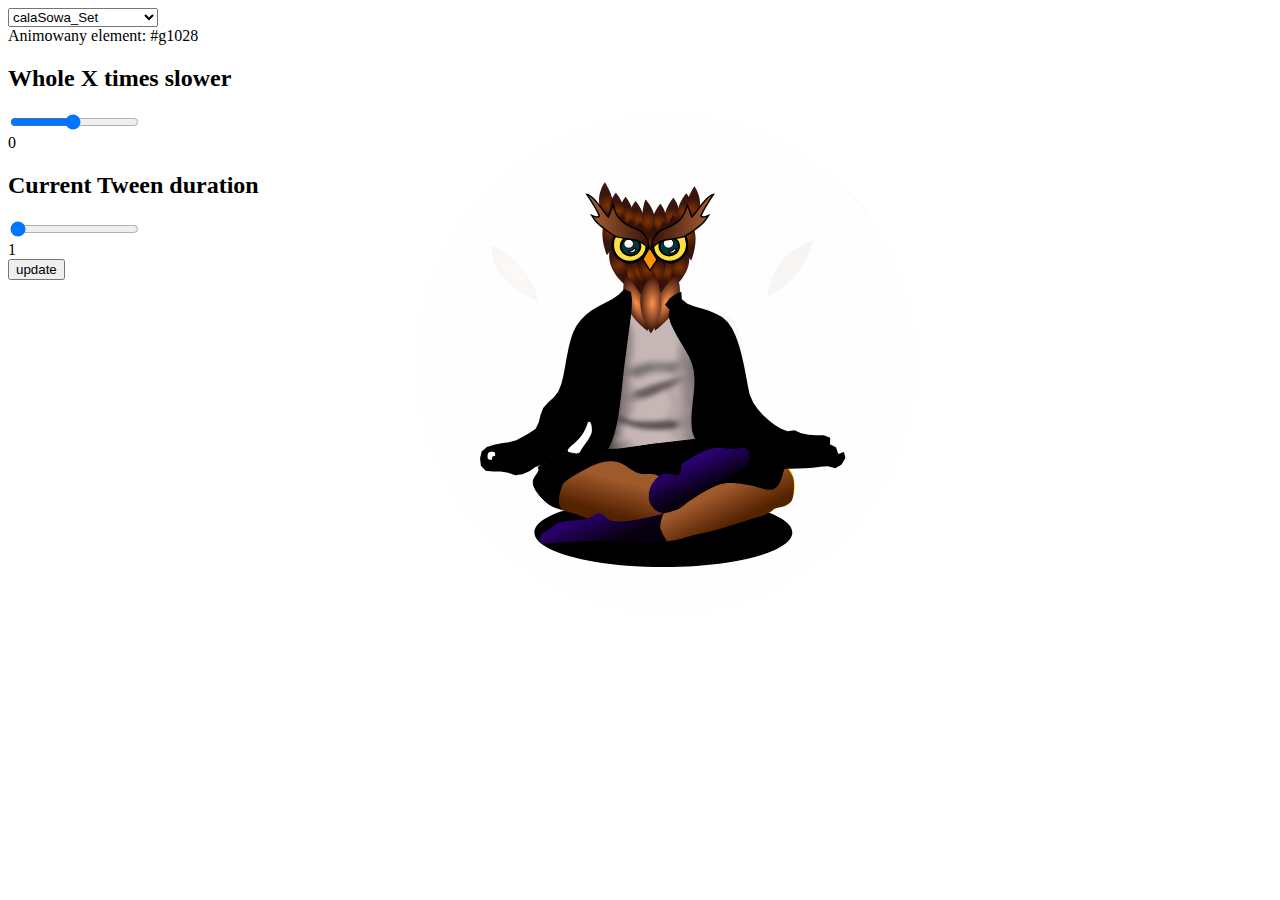
<file: index.html>
<!DOCTYPE html>
<html lang="en">
<head>
  <meta charset="UTF-8">
  <meta name="viewport" content="width=device-width, initial-scale=1.0">
  <meta http-equiv="X-UA-Compatible" content="ie=edge">
  <title>Document</title>
  <link rel="stylesheet" type="text/css" href="./css/master.css">
</head>
<body>
  <div class="controll" id='JS_controlls'></div>
  <div id="debug"></div>
<section id="scene" class="scene">

<?xml version="1.0" encoding="UTF-8" standalone="no"?>
<svg
   xmlns:dc="http://purl.org/dc/elements/1.1/"
   xmlns:cc="http://creativecommons.org/ns#"
   xmlns:rdf="http://www.w3.org/1999/02/22-rdf-syntax-ns#"
   xmlns:svg="http://www.w3.org/2000/svg"
   xmlns="http://www.w3.org/2000/svg"
   xmlns:xlink="http://www.w3.org/1999/xlink"
   xmlns:sodipodi="http://sodipodi.sourceforge.net/DTD/sodipodi-0.dtd"
   xmlns:inkscape="http://www.inkscape.org/namespaces/inkscape"
   id="svg8"
   version="1.1"
   viewBox="0 0 344.22291 177.27084"
   height="670"
   width="1301"
   sodipodi:docname="all1ink.svg"
   inkscape:version="0.92.3 (3ce5693, 2018-03-11)">
  <sodipodi:namedview
     pagecolor="#ffffff"
     bordercolor="#666666"
     borderopacity="1"
     objecttolerance="10"
     gridtolerance="10"
     guidetolerance="10"
     inkscape:pageopacity="0"
     inkscape:pageshadow="2"
     inkscape:window-width="1301"
     inkscape:window-height="744"
     id="namedview7"
     showgrid="false"
     inkscape:zoom="1.543569"
     inkscape:cx="671.14818"
     inkscape:cy="338.86598"
     inkscape:window-x="65"
     inkscape:window-y="24"
     inkscape:window-maximized="1"
     inkscape:current-layer="g1028"
     showguides="true"
     inkscape:guide-bbox="true"
     inkscape:snap-global="false"
     inkscape:lockguides="true" />
  <defs
     id="defs2">
    <linearGradient
       inkscape:collect="always"
       id="linearGradient1001">
      <stop
         style="stop-color:#000000;stop-opacity:1"
         offset="0"
         id="stop997" />
      <stop
         style="stop-color:#000000;stop-opacity:0.00497512"
         offset="1"
         id="stop999" />
    </linearGradient>
    <linearGradient
       id="linearGradient1040"
       inkscape:collect="always">
      <stop
         id="stop1036"
         offset="0"
         style="stop-color:#451b0e;stop-opacity:1" />
      <stop
         id="stop1038"
         offset="1"
         style="stop-color:#471d0f;stop-opacity:0" />
    </linearGradient>
    <linearGradient
       id="linearGradient12643"
       inkscape:collect="always">
      <stop
         id="stop12639"
         offset="0"
         style="stop-color:#803300;stop-opacity:1" />
      <stop
         id="stop12641"
         offset="1"
         style="stop-color:#341009;stop-opacity:0.97989953" />
    </linearGradient>
    <linearGradient
       inkscape:collect="always"
       id="linearGradient12631">
      <stop
         style="stop-color:#ff944d;stop-opacity:1"
         offset="0"
         id="stop12627" />
      <stop
         style="stop-color:#341009;stop-opacity:1"
         offset="1"
         id="stop12629" />
    </linearGradient>
    <filter
       id="filter88"
       inkscape:label="Drop Shadow"
       style="color-interpolation-filters:sRGB;">
      <feFlood
         id="feFlood78"
         result="flood"
         flood-color="rgb(0,0,0)"
         flood-opacity="0.498039" />
      <feComposite
         id="feComposite80"
         result="composite1"
         operator="in"
         in2="SourceGraphic"
         in="flood" />
      <feGaussianBlur
         id="feGaussianBlur82"
         result="blur"
         stdDeviation="3"
         in="composite1" />
      <feOffset
         id="feOffset84"
         result="offset"
         dy="6"
         dx="6" />
      <feComposite
         id="feComposite86"
         result="fbSourceGraphic"
         operator="over"
         in2="offset"
         in="SourceGraphic" />
      <feColorMatrix
         id="feColorMatrix90"
         values="0 0 0 -1 0 0 0 0 -1 0 0 0 0 -1 0 0 0 0 1 0"
         in="fbSourceGraphic"
         result="fbSourceGraphicAlpha" />
      <feFlood
         in="fbSourceGraphic"
         result="flood"
         flood-color="rgb(0,0,0)"
         flood-opacity="0.498039"
         id="feFlood92" />
      <feComposite
         result="composite1"
         operator="in"
         in="flood"
         id="feComposite94"
         in2="fbSourceGraphic" />
      <feGaussianBlur
         result="blur"
         stdDeviation="3"
         in="composite1"
         id="feGaussianBlur96" />
      <feOffset
         result="offset"
         dy="6"
         dx="6"
         id="feOffset98" />
      <feComposite
         result="composite2"
         operator="over"
         in="fbSourceGraphic"
         id="feComposite100"
         in2="offset" />
    </filter>
    <linearGradient
       gradientUnits="userSpaceOnUse"
       y2="55.863918"
       x2="-42.008575"
       y1="55.863918"
       x1="-53.210831"
       id="linearGradient325548"
       xlink:href="#linearGradient325538"
       inkscape:collect="always"
       gradientTransform="matrix(1.5230473,0,0,1.5230473,236.78551,-49.709398)" />
    <linearGradient
       id="linearGradient325538"
       inkscape:collect="always">
      <stop
         id="stop325534"
         offset="0"
         style="stop-color:#b16634;stop-opacity:1;" />
      <stop
         id="stop325536"
         offset="1"
         style="stop-color:#351009;stop-opacity:1" />
    </linearGradient>
    <linearGradient
       gradientUnits="userSpaceOnUse"
       y2="56.331638"
       x2="-41.63393"
       y1="56.465275"
       x1="-30.786446"
       id="linearGradient325540"
       xlink:href="#linearGradient325538"
       inkscape:collect="always"
       gradientTransform="matrix(1.5230473,0,0,1.5230473,236.78551,-49.709398)" />
    <linearGradient
       id="linearGradient870"
       inkscape:collect="always">
      <stop
         id="stop866"
         offset="0"
         style="stop-color:#a05a2c;stop-opacity:1;" />
      <stop
         id="stop868"
         offset="1"
         style="stop-color:#552200;stop-opacity:1" />
    </linearGradient>
    <linearGradient
       gradientUnits="userSpaceOnUse"
       y2="126.5078"
       x2="194.37543"
       y1="118.19442"
       x1="190.27492"
       id="linearGradient864"
       xlink:href="#linearGradient870"
       inkscape:collect="always"
       gradientTransform="translate(-158.44844,-2.0665611)" />
    <linearGradient
       gradientTransform="translate(1.497781,-11.748511)"
       inkscape:collect="always"
       xlink:href="#linearGradient26943"
       id="linearGradient26945"
       x1="178.02519"
       y1="92.637024"
       x2="186.851"
       y2="92.273407"
       gradientUnits="userSpaceOnUse" />
    <linearGradient
       inkscape:collect="always"
       id="linearGradient26943">
      <stop
         style="stop-color:#c8b7b7;stop-opacity:1"
         offset="0"
         id="stop26939" />
      <stop
         style="stop-color:#000000;stop-opacity:1"
         offset="1"
         id="stop26941" />
    </linearGradient>
    <filter
       inkscape:collect="always"
       style="color-interpolation-filters:sRGB"
       id="filter27019"
       x="-0.1780737"
       width="1.3561474"
       y="-0.090489432"
       height="1.1809789">
      <feGaussianBlur
         inkscape:collect="always"
         stdDeviation="0.97716135"
         id="feGaussianBlur27021" />
    </filter>
    <filter
       inkscape:collect="always"
       style="color-interpolation-filters:sRGB"
       id="filter27199"
       x="-0.077908784"
       width="1.1558176"
       y="-0.36485684"
       height="1.7297137">
      <feGaussianBlur
         inkscape:collect="always"
         stdDeviation="0.52265555"
         id="feGaussianBlur27201" />
    </filter>
    <filter
       inkscape:collect="always"
       style="color-interpolation-filters:sRGB"
       id="filter27187"
       x="-0.10876665"
       width="1.2175333"
       y="-0.27574661"
       height="1.5514932">
      <feGaussianBlur
         inkscape:collect="always"
         stdDeviation="0.63996888"
         id="feGaussianBlur27189" />
    </filter>
    <filter
       inkscape:collect="always"
       style="color-interpolation-filters:sRGB"
       id="filter27175"
       x="-0.17738511"
       width="1.3547702"
       y="-0.67337549"
       height="2.346751">
      <feGaussianBlur
         inkscape:collect="always"
         stdDeviation="1.0266808"
         id="feGaussianBlur27177" />
    </filter>
    <linearGradient
       gradientUnits="userSpaceOnUse"
       y2="133.53934"
       x2="157.88109"
       y1="124.32774"
       x1="153.97563"
       id="linearGradient153975"
       xlink:href="#linearGradient153965"
       inkscape:collect="always"
       gradientTransform="translate(1.497781,-11.748511)" />
    <linearGradient
       id="linearGradient153965"
       inkscape:collect="always">
      <stop
         id="stop153961"
         offset="0"
         style="stop-color:#2d0074;stop-opacity:1" />
      <stop
         id="stop153963"
         offset="1"
         style="stop-color:#06000f;stop-opacity:1" />
    </linearGradient>
    <linearGradient
       gradientUnits="userSpaceOnUse"
       y2="123.65937"
       x2="157.42566"
       y1="114.74604"
       x1="159.7381"
       id="linearGradient872"
       xlink:href="#linearGradient870"
       inkscape:collect="always"
       gradientTransform="translate(1.497781,-11.748511)" />
    <linearGradient
       gradientUnits="userSpaceOnUse"
       y2="126.5078"
       x2="194.37543"
       y1="118.19442"
       x1="190.27492"
       id="linearGradient864-6"
       xlink:href="#linearGradient870"
       inkscape:collect="always"
       gradientTransform="translate(1.497781,-11.748511)" />
    <linearGradient
       gradientUnits="userSpaceOnUse"
       y2="116.92193"
       x2="188.62166"
       y1="109.16479"
       x1="185.18259"
       id="linearGradient153967"
       xlink:href="#linearGradient153965"
       inkscape:collect="always"
       gradientTransform="translate(1.497781,-11.748511)" />
    <linearGradient
       gradientTransform="translate(1.497781,-11.748511)"
       inkscape:collect="always"
       xlink:href="#linearGradient27063"
       id="linearGradient27065"
       x1="159.76387"
       y1="91.538589"
       x2="168.39485"
       y2="91.902206"
       gradientUnits="userSpaceOnUse" />
    <linearGradient
       inkscape:collect="always"
       id="linearGradient27063">
      <stop
         style="stop-color:#000000;stop-opacity:1"
         offset="0"
         id="stop27059" />
      <stop
         style="stop-color:#c8b7b7;stop-opacity:1"
         offset="1"
         id="stop27061" />
    </linearGradient>
    <filter
       inkscape:collect="always"
       style="color-interpolation-filters:sRGB"
       id="filter27055"
       x="-0.17661844"
       width="1.3532369"
       y="-0.059309874"
       height="1.1186197">
      <feGaussianBlur
         inkscape:collect="always"
         stdDeviation="0.88461893"
         id="feGaussianBlur27057" />
    </filter>
    <radialGradient
       inkscape:collect="always"
       xlink:href="#linearGradient12631"
       id="radialGradient12633"
       cx="117.69627"
       cy="65.596817"
       fx="117.69627"
       fy="65.596817"
       r="4.237756"
       gradientTransform="matrix(0.66097481,-0.28879536,0.71016751,1.6253821,44.911717,-15.51774)"
       gradientUnits="userSpaceOnUse" />
    <radialGradient
       inkscape:collect="always"
       xlink:href="#linearGradient12643"
       id="radialGradient12637"
       gradientUnits="userSpaceOnUse"
       gradientTransform="matrix(0.9342822,0.45766458,-0.61834389,0.81631335,140.51484,-59.471452)"
       cx="117.69627"
       cy="65.596817"
       fx="117.69627"
       fy="65.596817"
       r="4.237756" />
    <radialGradient
       inkscape:collect="always"
       xlink:href="#linearGradient12631"
       id="radialGradient12649"
       gradientUnits="userSpaceOnUse"
       gradientTransform="matrix(0.84472136,0.04399636,-0.03228074,1.777202,76.161746,-64.588762)"
       cx="117.69627"
       cy="65.596817"
       fx="117.69627"
       fy="65.596817"
       r="4.237756" />
    <radialGradient
       inkscape:collect="always"
       xlink:href="#linearGradient12631"
       id="radialGradient12653"
       gradientUnits="userSpaceOnUse"
       gradientTransform="matrix(-0.74983213,-0.25438495,-0.6949352,1.6597868,310.93641,-22.079236)"
       cx="117.69627"
       cy="65.596817"
       fx="117.69627"
       fy="65.596817"
       r="4.237756" />
    <radialGradient
       inkscape:collect="always"
       xlink:href="#linearGradient12643"
       id="radialGradient12657"
       gradientUnits="userSpaceOnUse"
       gradientTransform="matrix(0.59768098,-0.40347235,0.36766467,0.5446375,73.028453,61.360028)"
       cx="117.69627"
       cy="65.596817"
       fx="117.69627"
       fy="65.596817"
       r="4.237756" />
    <radialGradient
       inkscape:collect="always"
       xlink:href="#linearGradient12643"
       id="radialGradient12661"
       gradientUnits="userSpaceOnUse"
       gradientTransform="matrix(0.67100051,-0.26414164,0.2406994,0.61145001,69.911453,37.919256)"
       cx="117.69627"
       cy="65.596817"
       fx="117.69627"
       fy="65.596817"
       r="4.237756" />
    <radialGradient
       inkscape:collect="always"
       xlink:href="#linearGradient12643"
       id="radialGradient12665"
       gradientUnits="userSpaceOnUse"
       gradientTransform="matrix(-0.65340985,0.05284194,0.04437781,0.64606243,246.29937,-12.994874)"
       cx="117.69627"
       cy="65.596817"
       fx="117.69627"
       fy="65.596817"
       r="4.237756" />
    <radialGradient
       inkscape:collect="always"
       xlink:href="#linearGradient12643"
       id="radialGradient12681"
       gradientUnits="userSpaceOnUse"
       gradientTransform="matrix(0.75228144,0.17967929,-0.09664382,0.67235328,80.318819,-27.136976)"
       cx="117.69627"
       cy="65.596817"
       fx="117.69627"
       fy="65.596817"
       r="4.237756" />
    <radialGradient
       inkscape:collect="always"
       xlink:href="#linearGradient12643"
       id="radialGradient12690"
       gradientUnits="userSpaceOnUse"
       gradientTransform="matrix(-0.75228144,0.17967929,0.09664382,0.67235328,264.88395,-25.67999)"
       cx="117.69627"
       cy="65.596817"
       fx="117.69627"
       fy="65.596817"
       r="4.237756" />
    <radialGradient
       inkscape:collect="always"
       xlink:href="#linearGradient12643"
       id="radialGradient12692"
       gradientUnits="userSpaceOnUse"
       gradientTransform="matrix(-0.59768098,-0.40347235,-0.36766467,0.5446375,272.17431,62.817014)"
       cx="117.69627"
       cy="65.596817"
       fx="117.69627"
       fy="65.596817"
       r="4.237756" />
    <radialGradient
       inkscape:collect="always"
       xlink:href="#linearGradient12643"
       id="radialGradient12694"
       gradientUnits="userSpaceOnUse"
       gradientTransform="matrix(-0.67100051,-0.26414164,-0.2406994,0.61145001,275.40821,38.649011)"
       cx="117.69627"
       cy="65.596817"
       fx="117.69627"
       fy="65.596817"
       r="4.237756" />
    <radialGradient
       inkscape:collect="always"
       xlink:href="#linearGradient12643"
       id="radialGradient12698"
       gradientUnits="userSpaceOnUse"
       gradientTransform="matrix(-0.67100051,-0.26414164,-0.2406994,0.61145001,272.21812,39.721585)"
       cx="117.69627"
       cy="65.596817"
       fx="117.69627"
       fy="65.596817"
       r="4.237756" />
    <radialGradient
       inkscape:collect="always"
       xlink:href="#linearGradient12643"
       id="radialGradient12702"
       gradientUnits="userSpaceOnUse"
       gradientTransform="matrix(-0.67100051,-0.26414164,-0.2406994,0.61145001,269.21844,39.721585)"
       cx="117.69627"
       cy="65.596817"
       fx="117.69627"
       fy="65.596817"
       r="4.237756" />
    <radialGradient
       inkscape:collect="always"
       xlink:href="#linearGradient12643"
       id="radialGradient12708"
       gradientUnits="userSpaceOnUse"
       gradientTransform="matrix(0.67100051,-0.26414164,0.2406994,0.61145001,74.825301,39.9787)"
       cx="117.69627"
       cy="65.596817"
       fx="117.69627"
       fy="65.596817"
       r="4.237756" />
    <radialGradient
       inkscape:collect="always"
       xlink:href="#linearGradient12643"
       id="radialGradient12710"
       gradientUnits="userSpaceOnUse"
       gradientTransform="matrix(0.67100051,-0.26414164,0.2406994,0.61145001,77.396456,39.46447)"
       cx="117.69627"
       cy="65.596817"
       fx="117.69627"
       fy="65.596817"
       r="4.237756" />
    <radialGradient
       inkscape:collect="always"
       xlink:href="#linearGradient12643"
       id="radialGradient12718"
       gradientUnits="userSpaceOnUse"
       gradientTransform="matrix(-0.71161437,-0.09527004,-0.1063375,0.52940854,265.61258,12.181779)"
       cx="117.69627"
       cy="65.596817"
       fx="117.69627"
       fy="65.596817"
       r="4.237756" />
    <radialGradient
       inkscape:collect="always"
       xlink:href="#linearGradient12643"
       id="radialGradient12722"
       gradientUnits="userSpaceOnUse"
       gradientTransform="matrix(0.71161437,-0.09362205,0.1063375,0.52025077,79.03512,11.817585)"
       cx="117.69627"
       cy="65.596817"
       fx="117.69627"
       fy="65.596817"
       r="4.237756" />
    <radialGradient
       inkscape:collect="always"
       xlink:href="#linearGradient12643"
       id="radialGradient12726"
       gradientUnits="userSpaceOnUse"
       gradientTransform="matrix(0.71161437,-0.10021401,0.1063375,0.55688183,76.378263,9.4176364)"
       cx="117.69627"
       cy="65.596817"
       fx="117.69627"
       fy="65.596817"
       r="4.237756" />
    <radialGradient
       inkscape:collect="always"
       xlink:href="#linearGradient12643"
       id="radialGradient12730"
       gradientUnits="userSpaceOnUse"
       gradientTransform="matrix(0.71161437,-0.09362205,0.1063375,0.52025077,73.807111,9.5892533)"
       cx="117.69627"
       cy="65.596817"
       fx="117.69627"
       fy="65.596817"
       r="4.237756" />
    <radialGradient
       inkscape:collect="always"
       xlink:href="#linearGradient12643"
       id="radialGradient12734"
       gradientUnits="userSpaceOnUse"
       gradientTransform="matrix(0.71161437,-0.11669392,0.1063375,0.64845945,70.893139,2.3464524)"
       cx="117.69627"
       cy="65.596817"
       fx="117.69627"
       fy="65.596817"
       r="4.237756" />
    <radialGradient
       inkscape:collect="always"
       xlink:href="#linearGradient12643"
       id="radialGradient12762"
       gradientUnits="userSpaceOnUse"
       gradientTransform="matrix(-0.71161437,-0.09527004,-0.1063375,0.52940854,269.04078,10.639088)"
       cx="117.69627"
       cy="65.596817"
       fx="117.69627"
       fy="65.596817"
       r="4.237756" />
    <radialGradient
       inkscape:collect="always"
       xlink:href="#linearGradient12643"
       id="radialGradient12766"
       gradientUnits="userSpaceOnUse"
       gradientTransform="matrix(-0.71161437,-0.09527004,-0.1063375,0.52940854,272.46898,9.4392172)"
       cx="117.69627"
       cy="65.596817"
       fx="117.69627"
       fy="65.596817"
       r="4.237756" />
    <radialGradient
       inkscape:collect="always"
       xlink:href="#linearGradient12643"
       id="radialGradient12770"
       gradientUnits="userSpaceOnUse"
       gradientTransform="matrix(-0.71161437,-0.11669392,-0.1063375,0.64845945,274.63232,3.3749131)"
       cx="117.69627"
       cy="65.596817"
       fx="117.69627"
       fy="65.596817"
       r="4.237756" />
    <radialGradient
       inkscape:collect="always"
       xlink:href="#linearGradient12631"
       id="radialGradient12774"
       gradientUnits="userSpaceOnUse"
       gradientTransform="matrix(0.77170759,-0.33396009,1.4383441,1.6591144,-48.133123,-20.349464)"
       cx="117.69627"
       cy="65.596817"
       fx="117.69627"
       fy="65.596817"
       r="4.237756" />
    <radialGradient
       inkscape:collect="always"
       xlink:href="#linearGradient12643"
       id="radialGradient1030"
       gradientUnits="userSpaceOnUse"
       gradientTransform="matrix(0.9342822,0.45766458,-0.61834389,0.81631335,140.51484,-59.471452)"
       cx="117.69627"
       cy="65.596817"
       fx="117.69627"
       fy="65.596817"
       r="4.237756" />
    <radialGradient
       inkscape:collect="always"
       xlink:href="#linearGradient12631"
       id="radialGradient1032"
       gradientUnits="userSpaceOnUse"
       gradientTransform="matrix(0.77170759,-0.33396009,1.4383441,1.6591144,-48.133123,-20.349464)"
       cx="117.69627"
       cy="65.596817"
       fx="117.69627"
       fy="65.596817"
       r="4.237756" />
    <linearGradient
       inkscape:collect="always"
       xlink:href="#linearGradient1040"
       id="linearGradient1074"
       x1="167.27098"
       y1="38.503986"
       x2="167.17482"
       y2="39.677006"
       gradientUnits="userSpaceOnUse"
       gradientTransform="translate(-0.13874109,-0.16327707)" />
    <linearGradient
       inkscape:collect="always"
       xlink:href="#linearGradient1040"
       id="linearGradient1044"
       gradientUnits="userSpaceOnUse"
       x1="167.27098"
       y1="38.503986"
       x2="167.17482"
       y2="39.677006"
       gradientTransform="matrix(-0.99260732,0.12137014,0.12137014,0.99260732,339.41478,-20.209573)" />
    <radialGradient
       inkscape:collect="always"
       xlink:href="#linearGradient12643"
       id="radialGradient1048"
       gradientUnits="userSpaceOnUse"
       gradientTransform="matrix(0.71161437,-0.10021401,0.1063375,0.55688183,74.799355,13.399564)"
       cx="117.69627"
       cy="65.596817"
       fx="117.69627"
       fy="65.596817"
       r="4.237756" />
    <radialGradient
       inkscape:collect="always"
       xlink:href="#linearGradient12643"
       id="radialGradient1052"
       gradientUnits="userSpaceOnUse"
       gradientTransform="matrix(0.71161437,-0.10021401,0.1063375,0.55688183,77.593579,15.415106)"
       cx="117.69627"
       cy="65.596817"
       fx="117.69627"
       fy="65.596817"
       r="4.237756" />
    <radialGradient
       inkscape:collect="always"
       xlink:href="#linearGradient12643"
       id="radialGradient1056"
       gradientUnits="userSpaceOnUse"
       gradientTransform="matrix(0.71161437,-0.10021401,0.1063375,0.55688183,80.185764,16.107225)"
       cx="117.69627"
       cy="65.596817"
       fx="117.69627"
       fy="65.596817"
       r="4.237756" />
    <radialGradient
       inkscape:collect="always"
       xlink:href="#linearGradient12643"
       id="radialGradient1060"
       gradientUnits="userSpaceOnUse"
       gradientTransform="matrix(-0.71851662,-0.01310442,-0.03796256,0.56567118,260.7846,6.1997805)"
       cx="117.69627"
       cy="65.596817"
       fx="117.69627"
       fy="65.596817"
       r="4.237756" />
    <radialGradient
       inkscape:collect="always"
       xlink:href="#linearGradient12643"
       id="radialGradient1064"
       gradientUnits="userSpaceOnUse"
       gradientTransform="matrix(-0.71851662,-0.01310442,-0.03796256,0.56567118,263.38723,5.0698146)"
       cx="117.69627"
       cy="65.596817"
       fx="117.69627"
       fy="65.596817"
       r="4.237756" />
    <radialGradient
       inkscape:collect="always"
       xlink:href="#linearGradient12643"
       id="radialGradient1069"
       gradientUnits="userSpaceOnUse"
       gradientTransform="matrix(-0.71851662,-0.01310442,-0.03796256,0.56567118,265.95302,3.3349435)"
       cx="117.69627"
       cy="65.596817"
       fx="117.69627"
       fy="65.596817"
       r="4.237756" />
    <radialGradient
       inkscape:collect="always"
       xlink:href="#linearGradient1001"
       id="radialGradient1009"
       cx="209.42006"
       cy="25.630764"
       fx="209.42006"
       fy="25.630764"
       r="66.810829"
       gradientUnits="userSpaceOnUse"
       gradientTransform="matrix(0.43330203,1.0300454,-0.81654535,0.34349057,160.4827,-180.84272)" />
    <radialGradient
       inkscape:collect="always"
       xlink:href="#linearGradient1001"
       id="radialGradient1016"
       gradientUnits="userSpaceOnUse"
       gradientTransform="matrix(0.59862969,0.94360311,-1.0141874,0.64340919,131.38781,-170.64861)"
       cx="191.56073"
       cy="-43.738079"
       fx="191.56073"
       fy="-43.738079"
       r="66.810829" />
    <linearGradient
       inkscape:collect="always"
       xlink:href="#linearGradient27063"
       id="linearGradient1266"
       gradientUnits="userSpaceOnUse"
       gradientTransform="translate(81.938066,-23.235288)"
       x1="159.76387"
       y1="91.538589"
       x2="168.39485"
       y2="91.902206" />
    <linearGradient
       inkscape:collect="always"
       xlink:href="#linearGradient27063"
       id="linearGradient1004"
       gradientUnits="userSpaceOnUse"
       gradientTransform="translate(0.40923341,-12.212355)"
       x1="159.76387"
       y1="91.538589"
       x2="168.39485"
       y2="91.902206" />
    <linearGradient
       inkscape:collect="always"
       xlink:href="#linearGradient26943"
       id="linearGradient1010"
       gradientUnits="userSpaceOnUse"
       gradientTransform="translate(5.1629236,-12.501903)"
       x1="178.02519"
       y1="92.637024"
       x2="186.851"
       y2="92.273407" />
  </defs>
  <metadata
     id="metadata5">
    <rdf:RDF>
      <cc:Work
         rdf:about="">
        <dc:format>image/svg+xml</dc:format>
        <dc:type
           rdf:resource="http://purl.org/dc/dcmitype/StillImage" />
        <dc:title />
      </cc:Work>
    </rdf:RDF>
  </metadata>
  <path
     inkscape:connector-curvature="0"
     style="fill:#000000;fill-opacity:1;stroke:none;stroke-width:0.27460441"
     d="m 207.51229,138.7764 c 0,3.43497 -7.05183,6.42802 -17.48329,7.99397 -4.92157,0.73883 -10.59547,1.15997 -16.63597,1.15997 -6.69746,0 -12.94418,-0.51774 -18.21453,-1.41217 -9.558,-1.62207 -15.90473,-4.48307 -15.90473,-7.74177 0,-3.1705 6.00772,-5.96452 15.13554,-7.60735 5.4272,-0.97679 11.95743,-1.54661 18.98372,-1.54661 6.28088,0 12.16537,0.45534 17.2199,1.24967 10.10983,1.58878 16.89936,4.53381 16.89936,7.90429 z"
     id="path860"
     sodipodi:nodetypes="sssssssss" />
  <g
     id="g1028"
     transform="rotate(3.4855919,-163.03838,47.37591)"><path
   id="path12684"
   style="opacity:1;fill:url(#radialGradient12690);fill-opacity:1;stroke:none;stroke-width:0.40053299"
   d="m 181.04894,40.232011 c 0.6294,3.422044 2.72137,5.587835 2.72137,5.587835 0,0 1e-4,-2.41e-4 3.1e-4,-7.25e-4 0.0251,-0.06079 1.63749,-3.986023 1.01298,-7.38148 0,0 0,-2e-6 0,-3e-6 -0.62943,-3.422027 -3.29257,-5.010102 -3.29257,-5.010102 0,0 1e-5,2e-6 0,1.3e-5 -1.7e-4,5.47e-4 -1.07145,3.382711 -0.44209,6.804462 0,0 0,0 0,0"
   inkscape:connector-curvature="0" />
<path
   inkscape:connector-curvature="0"
   d="m 176.24129,50.371339 c -1.78302,2.869045 -1.82443,5.879845 -1.82443,5.879845 0,0 2.2e-4,-1.01e-4 6.6e-4,-2.97e-4 0.055,-0.02535 3.59845,-1.669216 5.36762,-4.515966 0,-10e-7 0,-3e-6 0,-5e-6 1.78299,-2.86905 1.08859,-5.873471 1.08859,-5.873471 0,0 0,3e-6 -1e-5,9e-6 -4.6e-4,2.63e-4 -2.84957,1.641074 -4.63243,4.509885 0,0 0,0 0,0"
   style="opacity:1;fill:url(#radialGradient12692);fill-opacity:1;stroke:none;stroke-width:0.38119343"
   id="path12686" />
<path
   sodipodi:nodetypes="cccccc"
   inkscape:connector-curvature="0"
   id="rect122237"
   d="m 164.24251,35.886204 h 17.69596 l -2.74256,18.968316 -8.32983,0.726255 -3.36678,-4.325868 z"
   style="fill:#803300;fill-opacity:1;stroke:none;stroke-width:0.31340754" />
<path
   inkscape:connector-curvature="0"
   d="m 176.68877,34.147517 c -0.42048,2.736347 0.80045,4.98347 0.80045,4.98347 0,0 1.6e-4,-1.51e-4 4.7e-4,-4.47e-4 0.0393,-0.03757 2.57124,-2.466029 2.98846,-5.181111 0,0 0,-2e-6 0,-4e-6 0.42045,-2.73634 -1.46627,-4.727625 -1.46627,-4.727625 0,0 1e-5,3e-6 0,10e-6 -3e-4,3.53e-4 -1.90269,2.18959 -2.32311,4.925707 0,0 0,0 0,0"
   style="opacity:1;fill:url(#radialGradient12762);fill-opacity:1;stroke:none;stroke-width:0.34442881"
   id="path12760"
   inkscape:transform-center-x="-3.2035819"
   inkscape:transform-center-y="-0.078520199" />
<path
   inkscape:transform-center-y="-0.078520199"
   inkscape:transform-center-x="-3.2035819"
   id="path12716"
   style="opacity:1;fill:url(#radialGradient12718);fill-opacity:1;stroke:none;stroke-width:0.34442881"
   d="m 173.26057,35.690208 c -0.42048,2.736347 0.80045,4.98347 0.80045,4.98347 0,0 1.6e-4,-1.51e-4 4.7e-4,-4.47e-4 0.0393,-0.03757 2.57124,-2.466029 2.98846,-5.181111 0,0 0,-2e-6 0,-4e-6 0.42045,-2.73634 -1.46627,-4.727625 -1.46627,-4.727625 0,0 1e-5,3e-6 0,10e-6 -3e-4,3.53e-4 -1.90269,2.18959 -2.32311,4.925707 0,0 0,0 0,0"
   inkscape:connector-curvature="0" />
<path
   inkscape:connector-curvature="0"
   d="m 175.87057,48.392786 c -1.11786,3.187628 -0.50485,6.135654 -0.50485,6.135654 0,0 2e-4,-1.47e-4 5.8e-4,-4.34e-4 0.0482,-0.03668 3.15042,-2.410398 4.25959,-5.573257 0,-10e-7 0,-3e-6 0,-5e-6 1.11783,-3.187627 -0.21207,-5.969733 -0.21207,-5.969733 0,0 0,3e-6 -10e-6,1.1e-5 -3.9e-4,3.56e-4 -2.42549,2.220398 -3.54324,5.407764 0,0 0,0 0,0"
   style="opacity:1;fill:url(#radialGradient12698);fill-opacity:1;stroke:none;stroke-width:0.38119343"
   id="path12696" />
<path
   inkscape:connector-curvature="0"
   d="m 164.15383,38.775025 c -0.6294,3.422044 -2.72137,5.587835 -2.72137,5.587835 0,0 -1e-4,-2.41e-4 -3.1e-4,-7.25e-4 -0.0251,-0.06079 -1.63749,-3.986023 -1.01298,-7.38148 0,0 0,-2e-6 0,-3e-6 0.62943,-3.422027 3.29257,-5.010102 3.29257,-5.010102 0,0 -1e-5,2e-6 0,1.3e-5 1.7e-4,5.47e-4 1.07145,3.382711 0.44209,6.804462 0,0 0,0 0,0"
   style="opacity:1;fill:url(#radialGradient12681);fill-opacity:1;stroke:none;stroke-width:0.40053299"
   id="path12679" />
<path
   inkscape:transform-center-y="-0.096177171"
   inkscape:transform-center-x="3.2035861"
   id="path12732"
   style="opacity:1;fill:url(#radialGradient12734);fill-opacity:1;stroke:none;stroke-width:0.38119343"
   d="m 163.24515,31.141348 c 0.42048,3.351683 -0.80045,6.104129 -0.80045,6.104129 0,0 -1.6e-4,-1.85e-4 -4.7e-4,-5.47e-4 -0.0393,-0.04602 -2.57124,-3.020579 -2.98846,-6.346215 0,-1e-6 0,-3e-6 0,-5e-6 -0.42045,-3.351676 1.46627,-5.790751 1.46627,-5.790751 0,0 -1e-5,3e-6 0,1.2e-5 3e-4,4.32e-4 1.90269,2.681974 2.32311,6.033377 0,0 0,0 0,0"
   inkscape:connector-curvature="0" />
<path
   inkscape:connector-curvature="0"
   d="m 171.38713,34.919363 c 0.42048,2.689013 -0.80045,4.897265 -0.80045,4.897265 0,0 -1.6e-4,-1.48e-4 -4.7e-4,-4.39e-4 -0.0393,-0.03692 -2.57124,-2.423372 -2.98846,-5.091487 0,-10e-7 0,-3e-6 0,-4e-6 -0.42045,-2.689008 1.46627,-4.645846 1.46627,-4.645846 0,0 -1e-5,2e-6 0,9e-6 3e-4,3.47e-4 1.90269,2.151714 2.32311,4.840502 0,0 0,0 0,0"
   style="opacity:1;fill:url(#radialGradient12722);fill-opacity:1;stroke:none;stroke-width:0.34143683"
   id="path12720"
   inkscape:transform-center-x="3.2035861"
   inkscape:transform-center-y="-0.077161509" />
<path
   id="path12688"
   style="opacity:1;fill:url(#radialGradient12694);fill-opacity:1;stroke:none;stroke-width:0.38119343"
   d="m 179.06066,47.320212 c -1.11786,3.187628 -0.50485,6.135654 -0.50485,6.135654 0,0 2e-4,-1.47e-4 5.8e-4,-4.34e-4 0.0482,-0.03668 3.15042,-2.410398 4.25959,-5.573257 0,-10e-7 0,-3e-6 0,-5e-6 1.11783,-3.187627 -0.21207,-5.969733 -0.21207,-5.969733 0,0 0,3e-6 -1e-5,1.1e-5 -3.9e-4,3.56e-4 -2.42549,2.220398 -3.54324,5.407764 0,0 0,0 0,0"
   inkscape:connector-curvature="0" />
<path
   id="path12700"
   style="opacity:1;fill:url(#radialGradient12702);fill-opacity:1;stroke:none;stroke-width:0.38119343"
   d="m 172.87089,48.392786 c -1.11786,3.187628 -0.50485,6.135654 -0.50485,6.135654 0,0 2e-4,-1.47e-4 5.8e-4,-4.34e-4 0.0482,-0.03668 3.15042,-2.410398 4.25959,-5.573257 0,-10e-7 0,-3e-6 0,-5e-6 1.11783,-3.187627 -0.21207,-5.969733 -0.21207,-5.969733 0,0 0,3e-6 -1e-5,1.1e-5 -3.9e-4,3.56e-4 -2.42549,2.220398 -3.54324,5.407764 0,0 0,0 0,0"
   inkscape:connector-curvature="0" />
<path
   sodipodi:nodetypes="ccccccccccccc"
   style="fill:#c8b7b7;stroke:#000000;stroke-width:0.26458332px;stroke-linecap:butt;stroke-linejoin:miter;stroke-opacity:1"
   d="m 165.63246,55.27564 4.88179,1.907076 5.82339,2.186886 4.45591,-2.16233 5.05742,10.381207 3.04998,18.689214 -0.44512,7.036118 -15.2102,1.182237 -10.26962,2.08618 -4.61462,-1.102494 0.30089,-11.458589 2.02501,-18.218622 z"
   id="path26937"
   inkscape:connector-curvature="0" />
<path
   style="fill:#451907;fill-opacity:1;stroke:#ffff00;stroke-width:0.26458332;stroke-miterlimit:4;stroke-dasharray:none;stroke-opacity:1"
   d="m 209.16211,100.57177 c 0.29969,0.39219 1.28617,1.73088 1.64744,2.87992 -0.42338,-1.906 -1.26192,-2.63694 -1.64744,-2.87992 z"
   id="path15584"
   inkscape:connector-curvature="0" />
<path
   style="fill:#451907;fill-opacity:1;stroke:#ffff00;stroke-width:0.26458332;stroke-miterlimit:4;stroke-dasharray:none;stroke-opacity:1"
   d="m 210.93512,104.12348 c 0.004,0.61105 0.085,2.15054 -0.0971,3.50728 0.0566,-0.23914 0.10542,-0.4836 0.14005,-0.73639 0.0158,-0.11517 0.0286,-0.2317 0.0398,-0.34933 0.002,-0.0242 0.005,-0.0481 0.007,-0.0724 1.9e-4,-0.002 2.6e-4,-0.004 5.3e-4,-0.007 0.009,-0.10371 0.0154,-0.20829 0.0207,-0.31367 0.002,-0.0375 0.004,-0.075 0.005,-0.11266 0.004,-0.10375 0.006,-0.20801 0.007,-0.31316 1.5e-4,-0.0383 -2.1e-4,-0.0767 -5.3e-4,-0.11524 -8e-4,-0.10255 -0.003,-0.20535 -0.007,-0.30902 -0.002,-0.0523 -0.005,-0.10502 -0.008,-0.15761 -0.005,-0.0897 -0.0101,-0.17938 -0.0176,-0.26975 -0.006,-0.0745 -0.0139,-0.1494 -0.0217,-0.22428 -2.7e-4,-0.004 -5.3e-4,-0.008 -10e-4,-0.0114 -0.007,-0.0669 -0.0133,-0.13337 -0.0217,-0.2005 -0.0131,-0.1047 -0.0291,-0.20997 -0.0455,-0.31523 z"
   id="path15570"
   inkscape:connector-curvature="0" />
<path
   style="fill:#451907;fill-opacity:1;stroke:#ffff00;stroke-width:0.26458332;stroke-miterlimit:4;stroke-dasharray:none;stroke-opacity:1"
   d="m 209.21999,110.41147 c -0.26222,0.14908 -0.53832,0.2697 -0.82011,0.36742 0.29812,-0.0961 0.5766,-0.21062 0.82011,-0.36742 z"
   id="path15568"
   inkscape:connector-curvature="0" />
<path
   style="fill:url(#linearGradient27065);fill-opacity:1;stroke:none;stroke-width:0.26458335px;stroke-linecap:butt;stroke-linejoin:miter;stroke-opacity:1;filter:url(#filter27055)"
   d="m 165.6097,60.922191 c 0,0 2.00302,1.61865 2.60591,3.393747 0.60289,1.775097 0.22853,4.970596 0,6.969302 -0.22853,1.998706 -1.30203,3.69901 -1.15145,4.969415 0.15058,1.270405 0.25211,1.787626 1.15145,2.302899 0.89934,0.515273 3.19133,-1.408285 3.63616,-0.242409 0.44483,1.165876 -3.08752,1.284507 -3.03014,2.363502 0.0574,1.078995 2.0947,0.463683 2.2423,1.39386 0.1476,0.930177 -1.45133,1.459168 -1.93928,2.302899 -0.48795,0.843731 -0.84843,2.424105 -0.96964,2.666515 -0.12121,0.24241 -2.45884,0.464519 -2.72712,1.151451 -0.26828,0.686935 0.78238,0.776925 0.60602,1.333255 -0.17636,0.55633 -1.74698,0.36854 -1.75747,1.03025 -0.0105,0.66171 1.58686,0.17781 1.63627,1.03024 0.0494,0.85243 -2.84272,0.98412 -2.48471,1.99989 0.35801,1.01577 2.21195,-0.0104 3.27254,0 1.06059,0.0104 2.60975,-0.60588 3.09074,0.0606 0.48099,0.66648 0.79912,0.67532 -0.54543,1.75748 -1.34455,1.08216 -6.93246,1.92804 -8.48436,0.72723 -1.5519,-1.20081 -0.62319,-0.10416 -0.54543,-3.21194 0.0778,-3.10778 2.78524,-10.861743 3.33314,-15.029451 0.5479,-4.167708 0.0419,-6.982842 0.42422,-9.817627 0.38233,-2.834785 1.63628,-7.151108 1.63628,-7.151108 z"
   id="path26935"
   inkscape:connector-curvature="0"
   sodipodi:nodetypes="czzzzzzzzzzzzzzzzzzzzzc" />
<path
   sodipodi:nodetypes="cscccccc"
   inkscape:connector-curvature="0"
   id="rect8385"
   d="m 167.18535,55.22554 c 0,0 5.0253,5.33075 6.36398,5.144904 1.13149,-0.157081 4.72632,-4.660083 4.72632,-4.660083 l 7.63914,18.380205 2.11788,19.920651 -19.7858,2.601299 -8.0916,1.063821 z"
   style="fill:none;fill-opacity:1;stroke:none;stroke-width:0.26458332" />
<path
   id="path12651"
   style="opacity:1;fill:url(#radialGradient12653);fill-opacity:1;stroke:none;stroke-width:0.516734"
   d="m 174.82952,56.430832 c -1.54575,4.115603 -0.6225,7.897985 -0.6225,7.897985 0,0 2.7e-4,-1.91e-4 8.2e-4,-5.66e-4 0.0682,-0.0479 4.46214,-3.14551 5.99588,-7.229129 0,-2e-6 0,-4e-6 0,-6e-6 1.5457,-4.115602 -0.39909,-7.674218 -0.39909,-7.674218 0,0 0,4e-6 0,1.6e-5 -5.5e-4,4.62e-4 -3.42952,2.890656 -4.97511,7.005918 0,0 0,0 0,0"
   inkscape:connector-curvature="0" />
<path
   id="path12704"
   style="opacity:1;fill:url(#radialGradient12708);fill-opacity:1;stroke:none;stroke-width:0.38119343"
   d="m 171.17286,48.649901 c 1.11786,3.187628 0.50485,6.135654 0.50485,6.135654 0,0 -2e-4,-1.47e-4 -5.8e-4,-4.34e-4 -0.0482,-0.03668 -3.15042,-2.410398 -4.25959,-5.573257 0,-10e-7 0,-3e-6 0,-5e-6 -1.11783,-3.187627 0.21207,-5.969733 0.21207,-5.969733 0,0 0,3e-6 10e-6,1.1e-5 3.9e-4,3.56e-4 2.42549,2.220398 3.54324,5.407764 0,0 0,0 0,0"
   inkscape:connector-curvature="0" />
<rect
   y="90.375069"
   x="139.30815"
   height="18.786814"
   width="69.450607"
   id="rect874"
   style="fill:none;fill-opacity:1;stroke:none;stroke-width:0.26458332" />
<path
   style="opacity:0.6520004;fill:#4d4d4d;stroke:none;stroke-width:0.26458335px;stroke-linecap:butt;stroke-linejoin:miter;stroke-opacity:1;filter:url(#filter27175)"
   d="m 168.62115,76.70215 c 1.54537,-0.333315 3.79195,-1.674784 5.63605,-1.939284 1.8441,-0.2645 4.20841,0.830775 5.21182,0.242411 1.00341,-0.588364 1.18115,-0.939274 0.78784,-1.575671 -0.39331,-0.636397 -2.48471,0 -2.72712,0 -0.24241,0 -3.75735,-0.181804 -4.90881,-0.121203 -1.15146,0.0606 -3.69677,1.090845 -3.99978,1.212051 -0.30301,0.121206 -2.10637,0.410603 -2.06049,1.151451 0.0459,0.740848 1.39387,0.787834 1.93929,0.787834 0.54543,0 -1.42417,0.575726 0.1212,0.242411 z"
   id="path26927"
   inkscape:connector-curvature="0"
   sodipodi:nodetypes="zzzzzzzzzz"
   transform="matrix(0.91590756,0,0,0.91590756,14.590484,6.3049492)" />
<path
   style="opacity:0.77300002;fill:#483737;stroke:none;stroke-width:0.26458335px;stroke-linecap:butt;stroke-linejoin:miter;stroke-opacity:1;filter:url(#filter27187)"
   d="m 170.53574,82.044076 c 1.18883,-0.05667 4.36338,-1.151448 4.6664,-1.515065 0.30302,-0.363617 3.28285,-1.200815 4.36339,-1.757477 1.08054,-0.556662 1.7543,-0.997357 2.1817,-1.393859 0.4274,-0.396502 0.8609,-0.234166 0.54542,-0.727231 -0.31548,-0.493065 -1.54473,0.315392 -2.54531,0.545422 -1.00058,0.23003 -2.06627,0.444519 -3.45435,0.848437 -1.38808,0.403918 -3.61832,1.194648 -4.84821,1.636271 -1.22989,0.441623 -2.06182,0.564732 -2.54531,0.969642 -0.48349,0.40491 -0.76224,0.404482 -0.54542,0.90904 0.21682,0.504558 0.99286,0.541493 2.18169,0.48482 z"
   id="path26929"
   inkscape:connector-curvature="0"
   sodipodi:nodetypes="zzzzzzzzzzz" />
<path
   style="opacity:0.39800002;fill:#483737;stroke:none;stroke-width:0.26458335px;stroke-linecap:butt;stroke-linejoin:miter;stroke-opacity:1;filter:url(#filter27199)"
   d="m 180.09372,88.799397 c -0.7465,-1.219165 -4.98944,-0.0843 -7.0299,-0.18181 -2.04046,-0.0975 -3.90488,-0.0264 -5.21183,-0.36361 -1.30695,-0.337207 -1.94629,-1.221389 -2.60591,-1.212056 -0.65962,0.0093 -0.94881,-0.265596 -0.96964,0.484823 -0.0208,0.750423 1.80353,1.223543 2.96953,1.696873 1.166,0.47333 2.70929,0.8344 3.99977,1.03025 1.29048,0.19585 2.68591,0.16992 3.69676,0.1818 1.01085,0.0119 1.6158,-0.019 2.3635,-0.0606 0.7477,-0.0416 1.61749,0.16651 2.12109,-0.18181 0.5036,-0.34832 1.41313,-0.17469 0.66663,-1.39386 z"
   id="path26931"
   inkscape:connector-curvature="0"
   sodipodi:nodetypes="zzzzzzzzzzz" />
<path
   sodipodi:nodetypes="zzzzzzzzzzz"
   inkscape:connector-curvature="0"
   id="path1017"
   d="m 180.09372,88.799397 c -0.7465,-1.219165 -4.98944,-0.0843 -7.0299,-0.18181 -2.04046,-0.0975 -3.90488,-0.0264 -5.21183,-0.36361 -1.30695,-0.337207 -1.94629,-1.221389 -2.60591,-1.212056 -0.65962,0.0093 -0.94881,-0.265596 -0.96964,0.484823 -0.0208,0.750423 1.80353,1.223543 2.96953,1.696873 1.166,0.47333 2.70929,0.8344 3.99977,1.03025 1.29048,0.19585 2.68591,0.16992 3.69676,0.1818 1.01085,0.0119 1.6158,-0.019 2.3635,-0.0606 0.7477,-0.0416 1.61749,0.16651 2.12109,-0.18181 0.5036,-0.34832 1.41313,-0.17469 0.66663,-1.39386 z"
   style="opacity:0.39800002;fill:#333333;stroke:none;stroke-width:0.26458335px;stroke-linecap:butt;stroke-linejoin:miter;stroke-opacity:1;filter:url(#filter27199)"
   transform="matrix(1.2917921,-0.00239785,-0.00239785,1.2525712,-50.465534,-22.308374)" />
<path
   style="opacity:0.98299997;fill:url(#linearGradient26945);fill-opacity:1;stroke:#000000;stroke-width:0.26458335px;stroke-linecap:butt;stroke-linejoin:miter;stroke-opacity:1;filter:url(#filter27019)"
   d="m 181.66939,67.83089 c -1.32719,0.761588 -0.0675,2.87141 -0.48482,3.93917 -0.4173,1.06776 -1.40913,1.405331 -1.69687,2.363502 -0.28774,0.958171 0.33675,2.069195 0.1212,3.090735 -0.21555,1.02154 -1.29969,1.559812 -1.39386,2.848325 -0.0942,1.288513 1.53854,3.046597 1.39386,4.363386 -0.14468,1.316789 -2.19416,1.830743 -1.69687,2.908927 0.49729,1.078182 3.18456,-0.590601 3.69676,0.666629 0.5122,1.257233 -2.97241,2.135163 -2.54531,3.575553 0.4271,1.44039 2.7815,1.50092 4.30278,1.69688 1.52128,0.19596 2.78557,0.83987 4.5452,-0.54543 1.75963,-1.3853 2.98334,-4.28775 3.09073,-8.302559 0.10739,-4.014807 -4.18157,-14.241617 -4.54519,-14.54463 -0.36362,-0.303013 -3.46042,-2.822076 -4.78761,-2.060488 z"
   id="path26933"
   inkscape:connector-curvature="0"
   sodipodi:nodetypes="zzzzzzzzzzzzzz" />
<path
   inkscape:connector-curvature="0"
   d="m 173.74401,48.135671 c 1.11786,3.187628 0.50485,6.135654 0.50485,6.135654 0,0 -2e-4,-1.47e-4 -5.8e-4,-4.34e-4 -0.0482,-0.03668 -3.15042,-2.410398 -4.25959,-5.573257 0,-10e-7 0,-3e-6 0,-5e-6 -1.11783,-3.187627 0.21207,-5.969733 0.21207,-5.969733 0,0 0,3e-6 1e-5,1.1e-5 3.9e-4,3.56e-4 2.42549,2.220398 3.54324,5.407764 0,0 0,0 0,0"
   style="opacity:1;fill:url(#radialGradient12710);fill-opacity:1;stroke:none;stroke-width:0.38119343"
   id="path12706" />
<path
   id="path12655"
   style="opacity:1;fill:url(#radialGradient12657);fill-opacity:1;stroke:none;stroke-width:0.38119343"
   d="m 168.96148,48.914353 c 1.78302,2.869045 1.82443,5.879845 1.82443,5.879845 0,0 -2.2e-4,-1.01e-4 -6.6e-4,-2.97e-4 -0.055,-0.02535 -3.59845,-1.669216 -5.36762,-4.515966 0,-10e-7 0,-3e-6 0,-5e-6 -1.78299,-2.86905 -1.08859,-5.873471 -1.08859,-5.873471 0,0 0,3e-6 1e-5,9e-6 4.6e-4,2.63e-4 2.84957,1.641074 4.63243,4.509885 0,0 0,0 0,0"
   inkscape:connector-curvature="0" />
<path
   inkscape:connector-curvature="0"
   d="m 166.259,46.590457 c 1.11786,3.187628 0.50485,6.135654 0.50485,6.135654 0,0 -2e-4,-1.47e-4 -5.8e-4,-4.34e-4 -0.0482,-0.03668 -3.15042,-2.410398 -4.25959,-5.573257 0,-10e-7 0,-3e-6 0,-5e-6 -1.11783,-3.187627 0.21207,-5.969733 0.21207,-5.969733 0,0 0,3e-6 10e-6,1.1e-5 3.9e-4,3.56e-4 2.42549,2.220398 3.54324,5.407764 0,0 0,0 0,0"
   style="opacity:1;fill:url(#radialGradient12661);fill-opacity:1;stroke:none;stroke-width:0.38119343"
   id="path12659" />
<path
   id="path11335"
   style="opacity:1;fill:url(#radialGradient12633);fill-opacity:1;stroke:none;stroke-width:0.49025935"
   d="m 171.30842,56.580937 c 1.60144,4.038514 0.9662,7.858665 0.9662,7.858665 0,0 -2.6e-4,-1.78e-4 -7.7e-4,-5.27e-4 -0.0639,-0.04466 -4.17323,-2.934561 -5.76222,-6.941691 0,-2e-6 0,-5e-6 0,-7e-6 -1.6014,-4.038515 -0.0363,-7.682534 -0.0363,-7.682534 0,0 0,4e-6 10e-6,1.4e-5 5.2e-4,4.37e-4 3.23181,2.727899 4.8331,6.76608 0,0 0,0 0,0"
   inkscape:connector-curvature="0" />
<path
   inkscape:transform-center-y="-0.08259477"
   inkscape:transform-center-x="3.2035861"
   id="path12724"
   style="opacity:1;fill:url(#radialGradient12726);fill-opacity:1;stroke:none;stroke-width:0.35325271"
   d="m 168.73027,34.14602 c 0.42048,2.878347 -0.80045,5.242083 -0.80045,5.242083 0,0 -1.6e-4,-1.59e-4 -4.7e-4,-4.7e-4 -0.0393,-0.03952 -2.57124,-2.594002 -2.98846,-5.449981 0,-10e-7 0,-2e-6 0,-4e-6 -0.42045,-2.878341 1.46627,-4.972962 1.46627,-4.972962 0,0 -1e-5,3e-6 0,10e-6 3e-4,3.71e-4 1.90269,2.303217 2.32311,5.181324 0,0 0,0 0,0"
   inkscape:connector-curvature="0" />
<path
   inkscape:connector-curvature="0"
   d="m 211.75062,49.275171 c -3.34148,4.112415 -7.84951,6.193822 -7.84951,6.193822 0,0 4e-5,-3.33e-4 1.4e-4,-8.94e-4 0.008,-0.08435 0.5423,-5.519899 3.85782,-9.600356 0,-10e-7 0,-3e-6 1e-5,-4e-6 3.3415,-4.11239 8.24266,-5.291016 8.24266,-5.291016 0,0 0,2e-6 -1e-5,1.5e-5 -1.4e-4,7.43e-4 -0.90984,4.586478 -4.25106,8.698543 0,0 0,0 0,0"
   style="opacity:0.02325581;fill:url(#radialGradient1030);fill-opacity:1;stroke:none;stroke-width:0.56625879"
   id="path12635" />
<path
   inkscape:connector-curvature="0"
   d="m 175.87322,57.615796 c -0.25403,4.341197 -2.78599,7.464972 -2.78599,7.464972 0,0 -1.8e-4,-2.72e-4 -5.6e-4,-8.21e-4 -0.0464,-0.06911 -3.02312,-4.530007 -2.77107,-8.837468 0,-2e-6 0,-4e-6 0,-6e-6 0.25406,-4.341184 3.69157,-6.882568 3.69157,-6.882568 0,0 0,4e-6 0,1.6e-5 3.5e-4,6.29e-4 2.12007,3.915041 1.86605,8.255875 0,0 0,0 0,0"
   style="opacity:1;fill:url(#radialGradient12649);fill-opacity:1;stroke:none;stroke-width:0.5313102"
   id="path12647" />
<path
   inkscape:transform-center-y="-0.75960478"
   inkscape:transform-center-x="-2.7782731"
   id="path12663"
   style="opacity:1;fill:url(#radialGradient12665);fill-opacity:1;stroke:none;stroke-width:0.36078832"
   d="m 170.87207,35.972245 c 0.34344,3.309408 2.00883,5.664692 2.00883,5.664692 0,0 1e-4,-2.14e-4 3e-4,-6.32e-4 0.0249,-0.0532 1.6268,-3.489805 1.28603,-6.773496 0,-10e-7 0,-2e-6 0,-5e-6 -0.34347,-3.309393 -2.53007,-5.210285 -2.53007,-5.210285 0,0 1e-5,0 0,1.2e-5 -1.7e-4,4.83e-4 -1.10852,3.010588 -0.76509,6.319714 0,0 0,0 0,0"
   inkscape:connector-curvature="0" />
<path
   inkscape:connector-curvature="0"
   d="m 167.15136,38.127948 c 0.42048,2.878347 -0.80045,5.242083 -0.80045,5.242083 0,0 -1.6e-4,-1.59e-4 -4.7e-4,-4.7e-4 -0.0393,-0.03952 -2.57124,-2.594002 -2.98846,-5.449981 0,-1e-6 0,-2e-6 0,-4e-6 -0.42045,-2.878341 1.46627,-4.972962 1.46627,-4.972962 0,0 -1e-5,3e-6 0,1e-5 3e-4,3.71e-4 1.90269,2.303217 2.32311,5.181324 0,0 0,0 0,0"
   style="opacity:1;fill:url(#radialGradient1048);fill-opacity:1;stroke:none;stroke-width:0.35325271"
   id="path1046"
   inkscape:transform-center-x="3.2035861"
   inkscape:transform-center-y="-0.08259477" />
<path
   inkscape:connector-curvature="0"
   d="m 166.15912,32.691032 c 0.42048,2.689013 -0.80045,4.897265 -0.80045,4.897265 0,0 -1.6e-4,-1.48e-4 -4.7e-4,-4.39e-4 -0.0393,-0.03692 -2.57124,-2.423372 -2.98846,-5.091487 0,-1e-6 0,-3e-6 0,-4e-6 -0.42045,-2.689008 1.46627,-4.645846 1.46627,-4.645846 0,0 -10e-6,2e-6 0,9e-6 3e-4,3.47e-4 1.90269,2.151714 2.32311,4.840502 0,0 0,0 0,0"
   style="opacity:1;fill:url(#radialGradient12730);fill-opacity:1;stroke:none;stroke-width:0.34143683"
   id="path12728"
   inkscape:transform-center-x="3.2035861"
   inkscape:transform-center-y="-0.077161509" />
<path
   inkscape:connector-curvature="0"
   d="m 169.94559,40.143489 c 0.42048,2.878347 -0.80045,5.242083 -0.80045,5.242083 0,0 -1.6e-4,-1.59e-4 -4.7e-4,-4.7e-4 -0.0393,-0.03952 -2.57124,-2.594002 -2.98846,-5.449981 0,-1e-6 0,-2e-6 0,-4e-6 -0.42045,-2.878341 1.46627,-4.972962 1.46627,-4.972962 0,0 -1e-5,3e-6 0,10e-6 3e-4,3.71e-4 1.90269,2.303217 2.32311,5.181324 0,0 0,0 0,0"
   style="opacity:1;fill:url(#radialGradient1052);fill-opacity:1;stroke:none;stroke-width:0.35325271"
   id="path1050"
   inkscape:transform-center-x="3.2035861"
   inkscape:transform-center-y="-0.08259477" />
<path
   inkscape:transform-center-y="-0.078520199"
   inkscape:transform-center-x="-3.2035819"
   id="path12764"
   style="opacity:1;fill:url(#radialGradient12766);fill-opacity:1;stroke:none;stroke-width:0.34442881"
   d="m 180.11697,32.947646 c -0.42048,2.736347 0.80045,4.98347 0.80045,4.98347 0,0 1.6e-4,-1.51e-4 4.7e-4,-4.47e-4 0.0393,-0.03757 2.57124,-2.466029 2.98846,-5.181111 0,0 0,-2e-6 0,-4e-6 0.42045,-2.73634 -1.46627,-4.727625 -1.46627,-4.727625 0,0 1e-5,3e-6 0,10e-6 -3e-4,3.53e-4 -1.90269,2.18959 -2.32311,4.925707 0,0 0,0 0,0"
   inkscape:connector-curvature="0" />
<path
   inkscape:connector-curvature="0"
   d="m 182.28031,32.169809 c -0.42048,3.351683 0.80045,6.104129 0.80045,6.104129 0,0 1.6e-4,-1.85e-4 4.7e-4,-5.47e-4 0.0393,-0.04602 2.57124,-3.020579 2.98846,-6.346215 0,-1e-6 0,-3e-6 0,-5e-6 0.42045,-3.351676 -1.46627,-5.790751 -1.46627,-5.790751 0,0 1e-5,3e-6 0,1.2e-5 -3e-4,4.32e-4 -1.90269,2.681974 -2.32311,6.033377 0,0 0,0 0,0"
   style="opacity:1;fill:url(#radialGradient12770);fill-opacity:1;stroke:none;stroke-width:0.38119343"
   id="path12768"
   inkscape:transform-center-x="-3.2035839"
   inkscape:transform-center-y="-0.096177171" />
<path
   inkscape:transform-center-y="-0.08259477"
   inkscape:transform-center-x="3.2035861"
   id="path1054"
   style="opacity:1;fill:url(#radialGradient1056);fill-opacity:1;stroke:none;stroke-width:0.35325271"
   d="m 172.53777,40.835608 c 0.42048,2.878347 -0.80045,5.242083 -0.80045,5.242083 0,0 -1.6e-4,-1.59e-4 -4.7e-4,-4.7e-4 -0.0393,-0.03952 -2.57124,-2.594002 -2.98846,-5.449981 0,-10e-7 0,-2e-6 0,-4e-6 -0.42045,-2.878341 1.46627,-4.972962 1.46627,-4.972962 0,0 -1e-5,3e-6 0,10e-6 3e-4,3.71e-4 1.90269,2.303217 2.32311,5.181324 0,0 0,0 0,0"
   inkscape:connector-curvature="0" />
<path
   style="fill:#ffe23f;fill-opacity:1;stroke:#000000;stroke-width:0.55498618"
   d="m 172.06919,41.823349 c 0.30199,2.46372 -2.01219,4.494346 -4.49435,4.494342 -2.48216,-1e-6 -4.49434,-2.012186 -4.49434,-4.494342 0,-2.482156 0.57135,-2.775165 3.05351,-2.775166 2.48215,-5e-6 5.89435,2.442091 5.93518,2.775166 z"
   id="path21293-3"
   inkscape:connector-curvature="0"
   sodipodi:nodetypes="scscs" />
<path
   inkscape:connector-curvature="0"
   d="m 172.1166,41.95413 c -0.068,2.908102 1.43077,5.10618 1.43077,5.10618 0,0 1.4e-4,-1.78e-4 4.1e-4,-5.24e-4 0.0342,-0.044 2.2374,-2.886897 2.3049,-5.772401 0,-10e-7 0,-2e-6 0,-4e-6 0.068,-2.908092 -2.059,-4.758237 -2.059,-4.758237 0,0 1e-5,2e-6 0,10e-6 -2.5e-4,4.05e-4 -1.60908,2.51712 -1.67708,5.424976 0,0 0,0 0,0"
   style="opacity:1;fill:url(#radialGradient1060);fill-opacity:1;stroke:none;stroke-width:0.35325271"
   id="path1058"
   inkscape:transform-center-x="-3.2035864"
   inkscape:transform-center-y="-0.082594737" />
<path
   style="fill:#ff9300;fill-opacity:1;stroke:#000000;stroke-width:0.40297297px;stroke-linecap:butt;stroke-linejoin:miter;stroke-opacity:1"
   d="m 172.85117,48.497325 -1.89272,-3.067522 1.82745,-3.067522 1.95799,3.198055 z"
   id="path21297-0"
   inkscape:connector-curvature="0"
   sodipodi:nodetypes="ccccc" />
<path
   inkscape:transform-center-y="-0.082594737"
   inkscape:transform-center-x="-3.2035864"
   id="path1062"
   style="opacity:1;fill:url(#radialGradient1064);fill-opacity:1;stroke:none;stroke-width:0.35325271"
   d="m 174.71923,40.824164 c -0.068,2.908102 1.43077,5.10618 1.43077,5.10618 0,0 1.4e-4,-1.78e-4 4.1e-4,-5.24e-4 0.0342,-0.044 2.2374,-2.886897 2.3049,-5.772401 0,-10e-7 0,-2e-6 0,-4e-6 0.068,-2.908092 -2.059,-4.758237 -2.059,-4.758237 0,0 1e-5,2e-6 0,1e-5 -2.5e-4,4.05e-4 -1.60908,2.51712 -1.67708,5.424976 0,0 0,0 0,0"
   inkscape:connector-curvature="0" />
<path
   inkscape:connector-curvature="0"
   d="m 177.28502,39.089293 c -0.068,2.908102 1.43077,5.10618 1.43077,5.10618 0,0 1.4e-4,-1.78e-4 4.1e-4,-5.24e-4 0.0342,-0.044 2.2374,-2.886897 2.3049,-5.772401 0,-10e-7 0,-2e-6 0,-4e-6 0.068,-2.908092 -2.059,-4.758237 -2.059,-4.758237 0,0 1e-5,2e-6 0,10e-6 -2.5e-4,4.05e-4 -1.60908,2.51712 -1.67708,5.424976 0,0 0,0 0,0"
   style="opacity:1;fill:url(#radialGradient1069);fill-opacity:1;stroke:none;stroke-width:0.35325271"
   id="path1067"
   inkscape:transform-center-x="-3.2035864"
   inkscape:transform-center-y="-0.082594737" />
<g
   id="g1079">
  <ellipse
     ry="2.4247279"
     rx="2.5979228"
     cy="42.040874"
     cx="167.70107"
     id="path15528-8"
     style="fill:#003a3a;fill-opacity:1;stroke:#000000;stroke-width:0.50409782" />
  <ellipse
     ry="1.1795181"
     rx="1.2715298"
     cy="41.384533"
     cx="167.22365"
     id="ellipse15532-5"
     style="fill:#ffffff;fill-opacity:1;stroke:#000000;stroke-width:0.24597204" />
  <path
     sodipodi:nodetypes="scscs"
     inkscape:connector-curvature="0"
     id="ellipse15536-4"
     d="m 169.05455,42.736407 c 0.0273,0.461258 -0.22834,1.022875 -1.03332,1.022871 -0.80496,-3e-6 -0.72922,-0.0014 -0.80485,-0.239675 -0.0868,-0.273344 0.32622,-0.141765 0.77222,-0.30494 0.60918,-0.358971 1.03538,-0.995616 1.06595,-0.478256 z"
     style="fill:#ffffff;fill-opacity:1;stroke:#000000;stroke-width:0.29820031" />
</g>
<path
   sodipodi:nodetypes="scscs"
   inkscape:connector-curvature="0"
   id="path1066"
   d="m 171.93045,41.660072 c 0.30199,2.46372 -2.01219,4.494346 -4.49435,4.494342 -2.48216,-1e-6 -4.49434,-2.012186 -4.49434,-4.494342 0,-2.482156 0.57135,-2.775165 3.05351,-2.775166 2.48215,-5e-6 5.89435,2.442091 5.93518,2.775166 z"
   style="fill:url(#linearGradient1074);fill-opacity:1;stroke:#000000;stroke-width:0.55498618" />
<path
   style="fill:url(#linearGradient325548);fill-opacity:1;stroke:#000000;stroke-width:0.40297297px;stroke-linecap:butt;stroke-linejoin:miter;stroke-opacity:1"
   d="m 169.19625,40.469553 c -1.50113,-0.326334 -4.11179,-0.522126 -5.35185,-1.044259 -1.24007,-0.522132 -4.37284,-2.936989 -5.02551,-3.65492 -0.65267,-0.717931 -1.37059,-1.892728 -1.37059,-1.892728 1.225,0.543305 1.80061,0.605436 2.02325,0.130541 -0.84446,-1.975237 -2.06765,-3.818304 -3.32858,-5.678183 2.13364,0.154855 5.08349,5.907508 5.74344,5.939245 0.34437,-1.034781 0.63458,-1.977617 1.24007,-3.132788 0,0 0.58739,2.806455 2.21905,4.177052 1.63166,1.370596 3.65492,2.088529 4.50339,2.41486 1.41484,0.661091 2.47218,2.411246 2.54538,3.328588 0.0653,0.978996 0.45691,1.501123 -0.0652,1.370592 -0.89573,-0.886032 -2.0322,-1.699417 -3.13286,-1.958 z"
   id="path21287-3"
   inkscape:connector-curvature="0"
   sodipodi:nodetypes="czzccccczcccc" />
<path
   style="fill:#ffe23f;fill-opacity:1;stroke:#000000;stroke-width:0.56257695"
   d="m 182.70382,41.75808 c 0,2.516105 -2.03971,4.555811 -4.55581,4.555813 -2.5161,-2e-6 -4.56883,-2.039742 -4.55581,-4.555813 0.002,-0.369627 5.173,-3.15818 5.75129,-3.254808 2.5161,10e-7 3.36033,0.738703 3.36033,3.254808 z"
   id="circle21295-9"
   inkscape:connector-curvature="0"
   sodipodi:nodetypes="scscs" />
<g
   id="g1074">
  <ellipse
     style="fill:#003a3a;fill-opacity:1;stroke:#000000;stroke-width:0.50409782"
     id="ellipse15530-4"
     cx="177.94644"
     cy="42.040874"
     rx="2.5979228"
     ry="2.4247279" />
  <ellipse
     style="fill:#ffffff;stroke:#000000;stroke-width:0.26345888"
     id="ellipse15534-6"
     cx="177.75664"
     cy="41.275433"
     rx="1.3443695"
     ry="1.2798723" />
  <path
     style="fill:#ffffff;fill-opacity:1;stroke:#000000;stroke-width:0.29820031"
     d="m 179.66035,42.801674 c 0.27769,0.399419 -0.75857,1.037999 -1.03331,1.022871 -0.27475,-0.01508 -0.72364,0.01614 -0.80486,-0.239675 -0.0812,-0.255812 0.37516,-0.158081 0.77222,-0.30494 0.39705,-0.146852 0.78825,-0.877677 1.06595,-0.478256 z"
     id="path15534-2"
     inkscape:connector-curvature="0"
     sodipodi:nodetypes="zzzzz" />
</g>
<path
   style="fill:url(#linearGradient1044);fill-opacity:1;stroke:#000000;stroke-width:0.55498618"
   d="m 173.69374,42.188651 c -7.3e-4,2.482159 2.5428,4.216901 5.00661,3.915636 2.46381,-0.301261 4.21689,-2.542789 3.91563,-5.006595 -0.30126,-2.463806 -0.90395,-2.685304 -3.36776,-2.384045 -2.4638,0.301254 -5.55438,3.139435 -5.55448,3.475004 z"
   id="path1042"
   inkscape:connector-curvature="0"
   sodipodi:nodetypes="scscs" />
<path
   sodipodi:nodetypes="czzccccczcccc"
   inkscape:connector-curvature="0"
   id="path21289-3"
   d="m 176.61134,40.469553 c 1.50113,-0.326334 4.11179,-0.522126 5.35185,-1.044259 1.24007,-0.522132 4.37284,-2.936989 5.02551,-3.65492 0.65267,-0.717931 1.37059,-1.892728 1.37059,-1.892728 -1.225,0.543305 -1.80061,0.605436 -2.02324,0.130541 0.84445,-1.975237 2.06764,-3.818304 3.32857,-5.678183 -2.13364,0.154855 -5.08349,5.907508 -5.74344,5.939245 -0.34436,-1.034781 -0.63458,-1.977617 -1.24007,-3.132788 0,0 -0.58739,2.806455 -2.21905,4.177052 -1.63165,1.370596 -3.65491,2.088529 -4.50339,2.41486 -1.41483,0.661091 -2.47218,2.411246 -2.54538,3.328588 -0.0653,0.978996 -0.45691,1.501123 0.0652,1.370592 0.89573,-0.886032 2.0322,-1.699417 3.13286,-1.958 z"
   style="fill:url(#linearGradient325540);fill-opacity:1;stroke:#000000;stroke-width:0.40297297px;stroke-linecap:butt;stroke-linejoin:miter;stroke-opacity:1" />
<path
   sodipodi:nodetypes="czzzzzzzzzzzzzzzzzzzzzc"
   inkscape:connector-curvature="0"
   id="path1000"
   d="m 164.52115,60.458347 c 0,0 2.00302,1.61865 2.60591,3.393747 0.60289,1.775097 0.22853,4.970596 0,6.969302 -0.22853,1.998706 -1.30203,3.69901 -1.15145,4.969415 0.15058,1.270405 0.25211,1.787626 1.15145,2.302899 0.89934,0.515273 3.19133,-1.408285 3.63616,-0.242409 0.44483,1.165876 -3.08752,1.284507 -3.03014,2.363502 0.0574,1.078995 2.0947,0.463683 2.2423,1.39386 0.1476,0.930177 -1.45133,1.459168 -1.93928,2.302899 -0.48795,0.843731 -0.84843,2.424105 -0.96964,2.666515 -0.12121,0.24241 -2.45884,0.464519 -2.72712,1.151451 -0.26828,0.686935 0.78238,0.776925 0.60602,1.333255 -0.17636,0.55633 -1.74698,0.36854 -1.75747,1.03025 -0.0105,0.66171 1.58686,0.17781 1.63627,1.03024 0.0494,0.85243 -2.84272,0.98412 -2.48471,1.99989 0.35801,1.01577 2.21195,-0.0104 3.27254,0 1.06059,0.0104 2.60975,-0.60588 3.09074,0.0606 0.48099,0.66648 0.79912,0.67532 -0.54543,1.75748 -1.34455,1.08216 -6.93246,1.92804 -8.48436,0.72723 -1.5519,-1.20081 -0.62319,-0.10416 -0.54543,-3.21194 0.0778,-3.10778 2.78524,-10.861743 3.33314,-15.029451 0.5479,-4.167708 0.0419,-6.982842 0.42422,-9.817627 0.38233,-2.834785 1.63628,-7.151108 1.63628,-7.151108 z"
   style="fill:url(#linearGradient1004);fill-opacity:1;stroke:none;stroke-width:0.26458335px;stroke-linecap:butt;stroke-linejoin:miter;stroke-opacity:1;filter:url(#filter27055)" />
<g
   id="g962">
  <path
     id="path15598"
     d="m 185.55373,93.028039 -12.3083,1.468128 -8.60516,1.211813 -3.98528,0.09715 -0.49971,1.871204 -6.19239,-0.793234 -5.96346,0.188619 -4.76973,3.500561 c 1.13192,0.89172 -1.58645,2.46885 -1.25471,4.27829 0.33381,1.82072 2.32014,4.06178 3.97754,5.31337 1.6574,1.25159 3.74989,1.40768 5.43997,2.08101 0.69376,0.27639 1.59664,0.49312 2.43397,0.71107 -1.15531,-0.49461 -2.49147,-0.99717 -3.59668,-1.28519 -2.18676,-0.56987 -0.8283,-5.04664 -0.29094,-6.3991 0.53736,-1.35246 0.19959,-0.53612 1.67173,-1.61747 1.47214,-1.08134 5.41338,-3.47606 7.58455,-4.124811 2.17117,-0.648739 3.13156,-0.788035 4.94543,-0.409276 1.81387,0.378759 3.45799,2.168717 5.4188,2.920237 1.9608,0.75152 4.60637,-0.50988 6.26266,1.51722 1.65629,2.02709 1.4916,8.56708 0.34262,9.25628 -0.0757,0.0454 -0.16781,0.0922 -0.27079,0.14004 0.27707,-0.0555 0.44007,-0.0738 0.44235,-0.0346 0.88152,-0.92104 2.6736,-0.66758 3.97289,-1.3255 1.29929,-0.65792 1.80749,-1.46956 3.71553,-2.62671 1.90804,-1.15715 5.248,-3.47041 7.8605,-4.04162 2.6125,-0.57121 4.91924,0.0816 7.19957,0.31988 2.28033,0.23823 4.09017,1.61928 5.85611,2.2802 1.7904,-0.46542 2.98073,-4.87839 3.93037,-7.09386 -5.10179,-1.802894 -5.44451,-2.155377 -7.47086,-3.305224 -2.03921,-1.157129 -2.76401,-2.851309 -4.73718,-3.356901 -1.97318,-0.505579 -4.66152,0.879647 -6.37326,0.735356 -1.71174,-0.144321 -2.74106,-0.408764 -3.7362,-1.086775 -0.50372,-0.343191 -0.74536,-0.202401 -0.99994,-0.390157 z"
     style="fill:#000000;fill-opacity:1;stroke:#000000;stroke-width:0.26458332;stroke-miterlimit:4;stroke-dasharray:none;stroke-opacity:1"
     inkscape:connector-curvature="0"
     sodipodi:nodetypes="ccccccccscccssscssscccssccccccccc" />
  <path
     style="fill:url(#linearGradient864-6);fill-opacity:1;stroke:none;stroke-width:0.26458332"
     d="m 176.33637,112.91924 c 0.88152,-0.92104 2.67339,-0.66742 3.97267,-1.32534 1.29929,-0.65792 1.80733,-1.46987 3.71537,-2.62702 1.90804,-1.15715 5.24828,-3.46996 7.86078,-4.04117 2.6125,-0.57121 4.91917,0.0812 7.1995,0.31947 2.28033,0.23823 4.71007,1.76525 6.46213,1.06837 2.66713,-1.06086 2.24967,-5.6997 3.46801,-5.93766 0,0 1.91002,2.40617 1.92029,3.74759 0.007,0.95935 0.20484,4.20925 -0.72805,5.44317 -1.28613,1.70112 -3.90197,1.37178 -4.72566,2.20797 -1.42117,1.44273 -4.92183,2.11366 -8.25226,3.22302 -3.33042,1.10936 -7.66323,2.38142 -11.25698,3.13342 -3.59376,0.752 -8.44282,2.86064 -10.24182,1.45447 -1.799,-1.40617 -0.44394,-2.20598 -0.34448,-3.3378 0.0995,-1.13182 0.069,-2.40745 0.9505,-3.32849 z"
     id="rect51"
     inkscape:connector-curvature="0"
     sodipodi:nodetypes="zzzzzssssszzzzz" />
  <path
     style="fill:url(#linearGradient872);fill-opacity:1;stroke:none;stroke-width:0.26458332"
     d="m 159.19508,99.529426 c 2.17117,-0.64874 3.13165,-0.78825 4.94552,-0.409488 1.81387,0.378759 3.45782,2.168872 5.41863,2.920392 1.9608,0.75152 4.60634,-0.50986 6.26262,1.51724 1.6563,2.02709 1.4918,8.56693 0.34283,9.25613 -1.14898,0.6892 -5.62319,1.69212 -7.92265,1.94609 -2.29946,0.25397 -4.19556,0.33389 -5.72127,-0.11941 -1.52571,-0.4533 -2.14868,-1.41178 -3.34377,-1.4554 -1.19509,-0.0436 -2.0746,1.51342 -2.86935,0.99028 -0.79475,-0.52314 -3.79648,-1.5565 -5.98324,-2.12637 -2.18676,-0.56987 -1.65006,-3.97031 -1.1127,-5.32277 0.53736,-1.35246 0.15524,-1.64776 1.62738,-2.72911 1.47214,-1.08134 6.18482,-3.81884 8.356,-4.467584 z"
     id="rect39"
     inkscape:connector-curvature="0"
     sodipodi:nodetypes="zzzzzzzzzzzzz" />
  <path
     style="fill:url(#linearGradient153975);fill-opacity:1;stroke:none;stroke-width:0.26458332"
     d="m 156.21629,114.07069 c 1.16128,-0.33226 2.13632,-1.51376 3.33946,-1.40672 1.19191,0.10605 1.8443,1.6869 3.01032,1.95579 4.50668,1.03928 13.75251,-2.00591 13.7703,-1.70052 0,0 -0.81833,2.35517 -0.75772,3.39552 0.0606,1.04034 1.6883,3.60251 1.6883,3.60251 0.029,0.49745 -6.29963,0.48735 -9.5918,0.58478 -2.68709,0.0795 -5.36283,-0.45468 -8.05103,-0.47061 -5.0896,-0.0301 -15.25253,0.71032 -15.25253,0.71032 -0.67505,-0.22006 -0.76434,-1.40017 -0.51802,-2.06609 0.30816,-0.83309 1.29313,-1.07112 2.07197,-1.57305 0.93615,-0.6033 1.72695,-1.41633 2.71542,-1.81988 2.36752,-0.96656 5.11675,-0.50861 7.57533,-1.21205 z"
     id="rect48"
     inkscape:connector-curvature="0"
     sodipodi:nodetypes="sssszssssssss" />
  <path
     style="opacity:1;fill:#000000;stroke:none;stroke-width:0.26458332;stroke-miterlimit:4;stroke-dasharray:none;stroke-opacity:1"
     d="m 165.66849,53.420631 c -0.49635,0.128048 -0.58505,0.971767 -0.91895,1.233051 -2.40275,1.880214 -7.42626,3.505769 -10.7267,7.788627 -3.30045,4.282858 -3.22021,13.018937 -5.13871,17.467667 -1.10742,2.567959 -3.41202,3.364484 -4.32067,4.953185 -0.66549,1.163566 -1.16632,4.055597 -1.40973,4.963007 -0.1492,0.55621 -5.73432,3.790294 -6.49211,3.894336 -3.96314,0.544158 -7.0125,1.044096 -7.25692,1.753896 -0.49483,1.436971 -0.86378,0.150188 -1.26349,0.969968 -0.39971,0.81978 -0.26679,3.065373 0.0336,3.878832 0.30038,0.81347 -0.16475,0.49177 0.85163,1.01389 1.01638,0.52214 3.77037,0.15336 5.51542,0.42582 1.18028,0.18428 2.30451,0.77217 3.39153,1.05316 l 3.48299,-1.43195 c 0.46693,-0.53483 0.90437,-1.00042 1.35599,-0.99271 0.14381,0.002 0.28925,0.0527 0.4377,0.16382 0.007,0.006 0.0126,0.0115 0.0196,0.017 l 4.76973,-3.500564 5.96346,-0.188619 c 0,0 4.57761,2.10588 6.19239,0.793234 4.94334,-4.018421 5.41485,-17.472655 6.60321,-24.731308 1.18836,-7.258653 1.73811,-14.376454 1.17874,-18.496544 -0.11169,-0.82268 -1.4648,-1.235227 -2.26871,-1.027838 z m -8.90112,35.062464 c 0.43659,0.03501 0.772,1.159336 0.71365,2.390037 -0.0718,1.5147 -2.52608,4.066114 -3.34243,5.742284 -0.33429,0.686401 -2.91403,-0.256831 -2.91403,-0.256831 -0.52704,-0.812811 1.85544,-2.143694 3.18585,-3.774964 1.47205,-1.804929 2.04225,-3.938778 2.04225,-3.938778 0.10794,-0.120052 0.21396,-0.169825 0.31471,-0.161748 z m -25.79067,7.896678 c 0.89934,-1.1e-5 0.8785,0.237016 0.8785,0.899686 0,0.34104 -0.34316,0.09216 -0.65319,0.310576 -0.29238,0.206029 0.0825,0.84646 -0.35399,0.84646 -0.89933,-10e-6 -0.94258,-0.215831 -0.94258,-0.878501 0,-0.66267 0.17192,-1.178221 1.07126,-1.178221 z"
     id="path4643"
     inkscape:connector-curvature="0"
     sodipodi:nodetypes="ccsccscccccscccccccszsacccccccccccscc" />
  <path
     sodipodi:nodetypes="ccsccscccccscccccccszsacccccccccccscc"
     inkscape:connector-curvature="0"
     id="path990"
     d="m 165.66849,53.420631 c -0.49635,0.128048 -1.01739,1.84811 -1.35129,2.109394 -2.40275,1.880214 -7.15911,1.910909 -10.45955,6.193767 -3.30045,4.282858 -3.05502,13.737454 -4.97352,18.186184 -1.10742,2.567959 -3.41202,3.364484 -4.32067,4.953185 -0.66549,1.163566 -1.16632,4.055597 -1.40973,4.963007 -0.1492,0.55621 -5.73432,3.790294 -6.49211,3.894336 -3.96314,0.544158 -7.0125,1.044096 -7.25692,1.753896 -0.49483,1.436971 -0.86378,0.150188 -1.26349,0.969968 -0.39971,0.81978 -0.26679,3.065373 0.0336,3.878832 0.30038,0.81347 -0.16475,0.49177 0.85163,1.01389 1.01638,0.52214 3.77037,0.15336 5.51542,0.42582 1.18028,0.18428 2.30451,0.77217 3.39153,1.05316 l 3.48299,-1.43195 c 0.46693,-0.53483 0.90437,-1.00042 1.35599,-0.99271 0.14381,0.002 0.28925,0.0527 0.4377,0.16382 0.007,0.006 0.0126,0.0115 0.0196,0.017 l 4.76973,-3.500564 5.96346,-0.188619 c 0,0 4.5228,2.035413 6.19239,0.793234 4.73085,-3.519759 4.02389,-22.366557 5.21225,-29.62521 1.18836,-7.258653 3.32681,-10.223176 2.5697,-13.602642 -0.1815,-0.810145 -1.4648,-1.235227 -2.26871,-1.027838 z m -8.90112,35.062464 c 0.43659,0.03501 0.772,1.159336 0.71365,2.390037 -0.0718,1.5147 -2.52608,4.066114 -3.34243,5.742284 -0.33429,0.686401 -2.91403,-0.256831 -2.91403,-0.256831 -0.52704,-0.812811 1.85544,-2.143694 3.18585,-3.774964 1.47205,-1.804929 2.04225,-3.938778 2.04225,-3.938778 0.10794,-0.120052 0.21396,-0.169825 0.31471,-0.161748 z m -25.79067,7.896678 c 0.89934,-1.1e-5 0.8785,0.237016 0.8785,0.899686 0,0.34104 -0.34316,0.09216 -0.65319,0.310576 -0.29238,0.206029 0.0825,0.84646 -0.35399,0.84646 -0.89933,-10e-6 -0.94258,-0.215831 -0.94258,-0.878501 0,-0.66267 0.17192,-1.178221 1.07126,-1.178221 z"
     style="opacity:0.01;fill:#000000;stroke:none;stroke-width:0.26458332;stroke-miterlimit:4;stroke-dasharray:none;stroke-opacity:1" />
</g>
<path
   id="path12772"
   style="opacity:0.023;fill:url(#radialGradient1032);fill-opacity:1;stroke:none;stroke-width:0.57512265"
   d="m 139.51082,48.523251 c 3.36096,4.130434 3.73423,8.144542 3.73423,8.144542 0,0 -3.8e-4,-1.68e-4 -0.001,-5.3e-4 -0.0973,-0.04368 -6.3698,-2.851588 -9.70464,-6.949941 0,-1e-6 0,-1e-6 -1e-5,-2e-6 -3.36091,-4.130448 -2.46527,-8.007201 -2.46527,-8.007201 0,0 0,1e-6 1e-5,1.5e-5 8.3e-4,4.15e-4 5.07619,2.682993 8.43685,6.813098 0,0 0,0 0,0"
   inkscape:connector-curvature="0" />
<path
   inkscape:connector-curvature="0"
   d="m 139.51082,48.523251 c 3.36096,4.130434 3.73423,8.144542 3.73423,8.144542 0,0 -3.8e-4,-1.68e-4 -0.001,-5.3e-4 -0.0973,-0.04368 -6.3698,-2.851588 -9.70464,-6.949941 0,-1e-6 0,-1e-6 -1e-5,-2e-6 -3.36091,-4.130448 -2.46527,-8.007201 -2.46527,-8.007201 0,0 0,1e-6 1e-5,1.5e-5 8.3e-4,4.15e-4 5.07619,2.682993 8.43685,6.813098 0,0 0,0 0,0"
   style="opacity:0.013;fill:url(#radialGradient12774);fill-opacity:1;stroke:none;stroke-width:0.57512265"
   id="path950" />
<path
   id="path952"
   style="opacity:0.017;fill:url(#radialGradient12637);fill-opacity:1;stroke:none;stroke-width:0.56625879"
   d="m 211.75062,49.275171 c -3.34148,4.112415 -7.84951,6.193822 -7.84951,6.193822 0,0 4e-5,-3.33e-4 1.4e-4,-8.94e-4 0.008,-0.08435 0.5423,-5.519899 3.85782,-9.600356 0,-10e-7 0,-3e-6 1e-5,-4e-6 3.3415,-4.11239 8.24266,-5.291016 8.24266,-5.291016 0,0 0,2e-6 -1e-5,1.5e-5 -1.4e-4,7.43e-4 -0.90984,4.586478 -4.25106,8.698543 0,0 0,0 0,0"
   inkscape:connector-curvature="0" />
<path
   style="fill:#ffe23f;stroke:#000000;stroke-width:0.55498618"
   id="path145" />





0
       d=&quot;m 172.06919,41.823349 a 4.4943423,4.4943423 0 0 1 -4.49435,4.494342 4.4943423,4.4943423 0 0 1 -4.49434,-4.494342 4.4943423,4.4943423 0 0 1 4.49434,-4.494342 4.4943423,4.4943423 0 0 1 4.49435,4.494342 z&quot;
       id=&quot;powieka&quot; /&gt;
  <path
   sodipodi:nodetypes="zzssczzzzzzz"
   inkscape:connector-curvature="0"
   id="rect42"
   d="m 175.30763,102.78622 c 2.24554,-1.6662 3.94032,0.47717 5.20849,-0.36473 1.26815,-0.84191 -0.27966,-2.25097 1.7666,-3.490213 1.2486,-0.756171 3.90943,-2.656361 7.04258,-3.41525 2.0016,-0.48482 4.09449,0.260549 6.46584,0.156681 0,0 2.30937,-0.911521 2.91397,0.171408 0.60461,1.082932 0.74054,2.168202 -0.0505,3.65492 -0.79105,1.486724 -1.83703,1.582004 -4.40911,3.290114 -2.57208,1.7081 -9.13592,4.92622 -11.22833,6.5996 -2.0924,1.67337 -0.11065,0.57225 -2.00083,1.62634 -1.89018,1.05409 -5.10662,2.90218 -7.42281,0.17022 -2.3162,-2.73196 -0.53144,-6.73289 1.7141,-8.39909 z"
   style="fill:url(#linearGradient153967);fill-opacity:1;stroke:none;stroke-width:0.26458332" />
<g
   id="g993"
   transform="translate(112.04136,-47.695673)">
  <g
     transform="translate(-10.221542,8.1208913)"
     id="g1090">
    <ellipse
       ry="1.4268698"
       rx="0.77601695"
       transform="matrix(0.91521698,0.4029614,0.41786082,0.90851105,0,0)"
       cy="-92.184937"
       cx="326.63739"
       id="ellipse1085"
       style="opacity:1;fill:#cccccc;fill-opacity:1;stroke:none;stroke-width:0.3091189" />
    <ellipse
       style="opacity:1;fill:#000000;fill-opacity:1;stroke:none;stroke-width:0.09928294"
       id="path1081"
       cx="257.43414"
       cy="64.638268"
       transform="rotate(-3.4855926)"
       rx="1.9722611"
       ry="0.82018059" />
    <ellipse
       style="opacity:1;fill:#cccccc;fill-opacity:1;stroke:none;stroke-width:0.3091189"
       id="path1083"
       cx="281.0983"
       cy="-400.00925"
       transform="matrix(-0.24680326,0.96906561,-0.82732947,0.56171696,0,0)"
       rx="0.77601695"
       ry="1.4268698" />
  </g>
  <g
     transform="translate(-0.03024526,0.00184224)"
     id="g1110">
    <g
       transform="translate(11.572707,30.438295)"
       id="g1098">
      <g
         id="g1103"
         transform="translate(-21.870921,-22.151793)">
        <ellipse
           style="opacity:1;fill:#cccccc;fill-opacity:1;stroke:none;stroke-width:0.3091189"
           id="ellipse1092"
           cx="399.03397"
           cy="-322.24615"
           transform="matrix(0.43950837,0.8982385,-0.26664019,0.96379615,0,0)"
           rx="0.77601695"
           ry="1.4268698" />
        <ellipse
           ry="0.82018059"
           rx="1.9722611"
           transform="rotate(-3.4855926)"
           cy="64.638268"
           cx="257.43414"
           id="ellipse1094"
           style="opacity:1;fill:#000000;fill-opacity:1;stroke:none;stroke-width:0.09928294" />
        <ellipse
           ry="1.4268698"
           rx="0.77601695"
           transform="matrix(0.66742734,0.74467492,0.00579204,0.99998323,0,0)"
           cy="-245.26898"
           cx="392.80139"
           id="ellipse1096"
           style="opacity:1;fill:#cccccc;fill-opacity:1;stroke:none;stroke-width:0.3091189" />
      </g>
    </g>
  </g>
</g>
<path
   style="opacity:0.74800002;fill:url(#radialGradient1016);fill-opacity:1;stroke:none;stroke-width:0.38513064"
   d="M 242.29725,87.339777 A 66.618263,66.618263 0 0 1 163.02247,138.2465 66.618263,66.618263 0 0 1 112.11575,58.97171 66.618263,66.618263 0 0 1 191.39054,8.0649913 66.618263,66.618263 0 0 1 242.29725,87.339777 Z"
   id="path995"
   inkscape:connector-curvature="0" />
<path
   style="opacity:1;fill:#ffffff;fill-opacity:1;stroke:none;stroke-width:0.26458335"
   d="m 156.82789,88.488623 c -0.10075,-0.008 -0.37408,0.03701 -0.43205,0.229919 1e-5,1e-5 -0.57017,2.13353 -2.04222,3.93846 -1.33041,1.63127 -3.71303,2.96233 -3.18599,3.77514 0,0 2.73806,0.871843 3.09983,0.138223 0.81635,-1.67616 3.14627,-4.097395 3.21807,-5.612095 0.0584,-1.2307 -0.22105,-2.434637 -0.65764,-2.469647 z"
   id="path1209"
   inkscape:connector-curvature="0"
   sodipodi:nodetypes="ccccccc" />
<path
   style="opacity:1;fill:#ffffff;fill-opacity:1;stroke:none;stroke-width:0.27575648"
   d="m 130.99015,96.383465 c -0.92845,-0.0011 -1.10541,0.541295 -1.10461,1.238544 6.9e-4,0.697248 0.0461,0.924498 0.97456,0.925599 0.45061,5.44e-4 0.0627,-0.673585 0.36425,-0.890012 0.3198,-0.229442 0.67427,0.03288 0.67385,-0.325963 -7e-4,-0.697253 0.0204,-0.947092 -0.90805,-0.948168 z"
   id="rect1230"
   inkscape:connector-curvature="0" />
<path
   sodipodi:nodetypes="zzzzzzzzzzzzzz"
   inkscape:connector-curvature="0"
   id="path1006"
   d="m 181.61654,65.243229 c -1.32719,0.761588 -0.0675,2.87141 -0.48482,3.93917 -0.4173,1.06776 2.87427,4.063801 2.58653,5.021972 -0.28774,0.958171 0.33675,2.069195 0.1212,3.090735 -0.21555,1.02154 -1.29969,1.559812 -1.39386,2.848325 -0.0942,1.288513 0.97315,2.222396 0.82847,3.539185 -0.14468,1.316789 -2.19416,1.830743 -1.69687,2.908927 0.49729,1.078182 3.18456,-0.590601 3.69676,0.666629 0.5122,1.257233 -2.97241,2.135163 -2.54531,3.575553 0.4271,1.44039 2.7815,1.50092 4.30278,1.69688 1.52128,0.19596 2.78557,0.83987 4.5452,-0.54543 1.75963,-1.3853 2.98334,-4.28775 3.09073,-8.302559 0.10739,-4.014807 -4.18157,-14.241617 -4.54519,-14.54463 -0.36362,-0.303013 -7.17843,-4.656345 -8.50562,-3.894757 z"
   style="opacity:0.98299997;fill:url(#linearGradient1010);fill-opacity:1;stroke:#000000;stroke-width:0.26458335px;stroke-linecap:butt;stroke-linejoin:miter;stroke-opacity:1;filter:url(#filter27019)" />
<path
   sodipodi:nodetypes="sssssssssszssssssssssss"
   inkscape:connector-curvature="0"
   id="path994"
   d="m 199.32403,81.657242 c 1.45068,4.08128 7.3942,9.28835 10.88758,9.5102 0.7704,0.0489 0.83364,-0.82029 1.33913,-0.35348 0.97609,0.90141 2.97166,1.33484 7.67758,1.23646 1.14448,-0.0239 1.03536,0.3479 1.54353,0.93559 0.59096,0.68345 -0.57987,1.0973 -0.26351,1.81027 0.16657,0.37537 1.11927,0.19948 1.55113,0.39952 0.53873,0.24953 0.29643,0.39316 0.44027,1.11103 0.44927,2.24213 0.91459,0.12692 1.74578,0.15831 1.58877,0.06 -0.77742,4.653918 -2.48754,4.298038 -1.24522,-0.25913 -1.32168,-0.804628 -4.11405,-0.30447 -2.79236,0.50015 -9.44049,0.44974 -9.44049,0.44974 -7.25014,-2.361768 -10.91481,-6.263398 -11.81651,-6.603128 -2.12757,-0.80158 -8.10135,2.59781 -11.2977,-0.73633 -3.32289,-3.46613 0.10103,-14.237792 -0.92683,-18.990483 -0.48999,-2.265672 -2.78215,-5.400317 -3.27394,-6.135271 -0.64871,-0.969438 -3.87558,-6.977943 -3.30992,-7.959691 0,0 0.60479,-1.305566 0.42061,-1.391385 -0.56133,-0.261549 -0.9318,-0.423073 -1.43501,-0.961929 -0.76657,-0.820869 4.77695,-4.916324 4.67285,-4.085782 -0.1283,1.023688 -0.31866,2.155613 0.57726,2.712875 2.90848,1.809087 7.6212,2.138183 10.60286,5.004996 4.2976,4.132052 5.98685,17.306459 6.90692,19.89492 z"
   style="opacity:1;fill:#000000;fill-opacity:1;stroke:none;stroke-width:0.26458335" />
<path
   style="opacity:0.023;fill:#000000;fill-opacity:1;stroke:none;stroke-width:0.26458335"
   d="m 199.32403,81.657242 c 1.45068,4.08128 7.3942,9.28835 10.88758,9.5102 0.7704,0.0489 0.83364,-0.82029 1.33913,-0.35348 0.97609,0.90141 2.97166,1.33484 7.67758,1.23646 1.14448,-0.0239 1.03536,0.3479 1.54353,0.93559 0.59096,0.68345 -0.57987,1.0973 -0.26351,1.81027 0.16657,0.37537 1.11927,0.19948 1.55113,0.39952 0.53873,0.24953 0.29643,0.39316 0.44027,1.11103 0.44927,2.24213 0.91459,0.12692 1.74578,0.15831 1.58877,0.06 -0.77742,4.653918 -2.48754,4.298038 -1.24522,-0.25913 -1.32168,-0.804628 -4.11405,-0.30447 -2.79236,0.50015 -9.44049,0.44974 -9.44049,0.44974 -7.25014,-2.361768 -10.91481,-6.263398 -11.81651,-6.603128 -2.12757,-0.80158 -7.58807,2.566546 -10.78442,-0.767594 -3.32289,-3.46613 0.63819,-12.467368 -0.38967,-17.220059 -0.48999,-2.265672 -1.05361,-6.94799 -3.05985,-9.668732 -2.0018,-2.714718 -4.34717,-6.262307 -3.78151,-7.244055 0,0 0.60479,-1.305566 0.42061,-1.391385 -0.56133,-0.261549 -0.9318,-0.423073 -1.43501,-0.961929 -0.76657,-0.820869 3.98401,-3.837659 3.87991,-3.007117 -0.1283,1.023688 -0.31866,2.155613 0.57726,2.712875 2.90848,1.809087 9.47196,1.510269 12.45362,4.377082 4.2976,4.132052 4.13609,17.934373 5.05616,20.522834 z"
   id="path1016"
   inkscape:connector-curvature="0"
   sodipodi:nodetypes="sssssssssszssssssssssss" />
<path
   sodipodi:nodetypes="zzzzzzzzzzz"
   inkscape:connector-curvature="0"
   id="path1019"
   d="m 170.53574,82.044076 c 1.18883,-0.05667 4.36338,-1.151448 4.6664,-1.515065 0.30302,-0.363617 3.28285,-1.200815 4.36339,-1.757477 1.08054,-0.556662 1.7543,-0.997357 2.1817,-1.393859 0.4274,-0.396502 0.8609,-0.234166 0.54542,-0.727231 -0.31548,-0.493065 -1.54473,0.315392 -2.54531,0.545422 -1.00058,0.23003 -2.06627,0.444519 -3.45435,0.848437 -1.38808,0.403918 -3.61832,1.194648 -4.84821,1.636271 -1.22989,0.441623 -2.06182,0.564732 -2.54531,0.969642 -0.48349,0.40491 -0.76224,0.404482 -0.54542,0.90904 0.21682,0.504558 0.99286,0.541493 2.18169,0.48482 z"
   style="opacity:0.77300002;fill:#4d4d4d;stroke:none;stroke-width:0.26458335px;stroke-linecap:butt;stroke-linejoin:miter;stroke-opacity:1;filter:url(#filter27187)"
   transform="matrix(1.066336,0.00157931,0.00157931,1.0921683,-13.470112,-6.8375122)" />
<path
   sodipodi:nodetypes="zzzzzzzzzz"
   inkscape:connector-curvature="0"
   id="path1021"
   d="m 168.65332,77.230338 c 1.54537,-0.333315 3.79195,-1.674784 5.63605,-1.939284 1.8441,-0.2645 4.20841,0.830775 5.21182,0.242411 1.00341,-0.588364 1.18115,-0.939274 0.78784,-1.575671 -0.39331,-0.636397 -2.48471,0 -2.72712,0 -0.24241,0 -3.75735,-0.181804 -4.90881,-0.121203 -1.15146,0.0606 -3.69677,1.090845 -3.99978,1.212051 -0.30301,0.121206 -2.10637,0.410603 -2.06049,1.151451 0.0459,0.740848 1.39387,0.787834 1.93929,0.787834 0.54543,0 -1.42417,0.575726 0.1212,0.242411 z"
   style="opacity:0.6520004;fill:#333333;stroke:none;stroke-width:0.26458335px;stroke-linecap:butt;stroke-linejoin:miter;stroke-opacity:1;filter:url(#filter27175)"
   transform="matrix(1.1745371,-0.0095236,-0.0095236,1.0187625,-29.498646,-0.71277782)" />
</g>
</svg>
</section>

<script type="text/javascript" src=./src/jQuery-3.3.1.min.js></script>
<script type="text/javascript" src=./src/kute.min.js></script>
<script type="text/javascript" src=./src/kute-attr.min.js></script>
<script type="text/javascript" src=./src/kute-css.min.js></script>
<script type="text/javascript" src=./src/kute-jquery.min.js></script>
<script type="text/javascript" src=./src/kute-svg.min.js></script>
<script type="text/javascript" src=./js/Animation.js></script>
<script type="text/javascript" src=./js/InputsConstructor.js></script>
<script type="text/javascript" src=./js/hello.js></script>
</body>
</html>
</file>
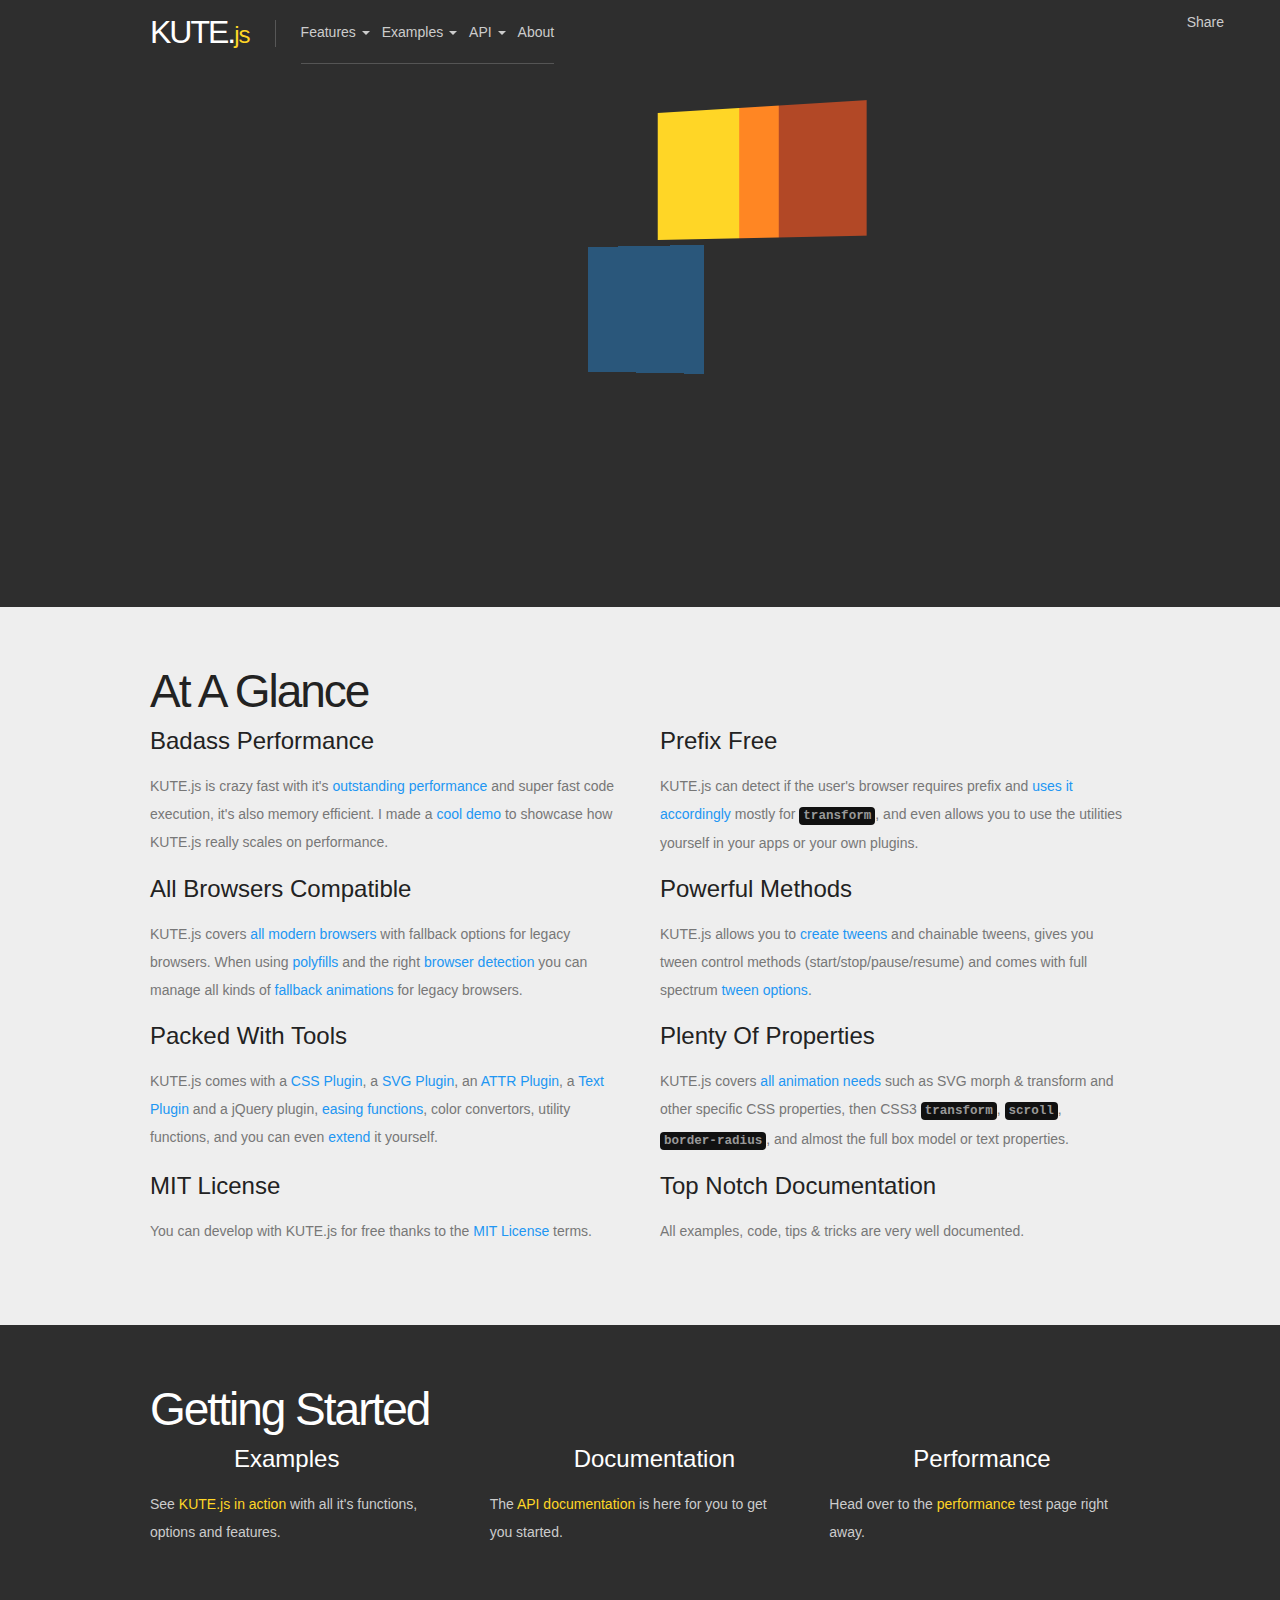
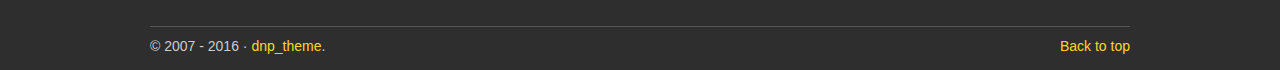
<file: kute.js-master/demo/index.html>
<!DOCTYPE html>
<!--[if IE 7]><html class="ie ie7" lang="en"><![endif]-->
<!--[if IE 8]><html class="ie ie8" lang="en"><![endif]-->
<!--[if IE 9]><html class="ie ie9" lang="en"><![endif]-->

<!--[if !IE ]><!-->
<html lang="en">
<!--<![endif]-->

<head>
    <meta charset="utf-8">
    <meta http-equiv="X-UA-Compatible" content="IE=edge">
    <meta name="viewport" content="width=device-width, initial-scale=1, minimum-scale=1.0">
    <meta name="description" content="KUTE.js is a minimal Javascript animation engine with outstanding performance and supporting 3D transforms, SVG Morph, draw SVG, SVG transform, cross-browser animation, scroll animation, CSS3 properties and many more.">
    <meta name="keywords" content="kute,kute.js,animation,javascript animation,tweening engine,animation engine,morph svg,draw svg,svg transform,css3,3d transform,scroll,Javascript,Native Javascript,vanilla javascript,jQuery">
    <meta name="author" content="dnp_theme">
    <link rel="shortcut icon" href="./assets/img/favicon.png">

    <title>KUTE.js | Javascript Animation Engine</title>

    <!-- RESET CSS -->
    <link type="text/css" href="./assets/css/reset.css" rel="stylesheet">

    <!-- DEMO KUTE CSS -->
    <link type="text/css" href="./assets/css/kute.css" rel="stylesheet">

    <!-- Ion Icons -->
    <link type="text/css" href="http://code.ionicframework.com/ionicons/2.0.1/css/ionicons.min.css" rel="stylesheet">

    <!-- Polyfill -->
    <script src="./assets/js/minifill.js"></script>
    <!--[if lt IE 9]>
      <script src="https://oss.maxcdn.com/html5shiv/3.7.2/html5shiv.min.js"></script>
    <![endif]-->

    <!-- legacy browsers support via polyfill, you must remove the above when used
    <script src="https://cdn.polyfill.io/v2/polyfill.js?features=default,getComputedStyle|gated"> </script> -->

</head>

<body>
    <div class="site-wrapper">

        <div class="navbar-wrapper">
            <div class="content-wrap">
                <a href="index.html"><h1 class="active">KUTE.<span>js</span></h1></a>
                <ul class="nav">
                    <li class="btn-group"><a href="#" data-function="toggle">Features <span class="caret"></span></a>
                        <ul class="subnav">
                            <li><a href="features.html">Feature Overview</a></li>
                            <li><a href="properties.html">Supported Properties</a></li>
                        </ul>
                    </li>
                    <li class="btn-group">
                        <a href="#" data-function="toggle">Examples <span class="caret"></span></a>
                        <ul class="subnav">
                            <li><a href="examples.html">Core Engine</a></li>
                            <li><a href="css.html">CSS Plugin </a></li>
                            <li><a href="svg.html">SVG Plugin </a></li>
                            <li><a href="text.html">Text Plugin </a></li>
                            <li><a href="attr.html">Attributes Plugin </a></li>
                        </ul>
                    </li>
                    <li class="btn-group">
                        <a href="#" data-function="toggle">API <span class="caret"></span></a>
                        <ul class="subnav">
                            <li><a href="start.html">Getting Started</a></li>
                            <li><a href="api.html">Public Methods</a></li>
                            <li><a href="options.html">Tween Options</a></li>
                            <li><a href="easing.html">Easing Functions</a></li>
                            <li><a href="extend.html">Extend Guide</a></li>
                        </ul>
                    </li>
                    <li><a href="about.html">About</a></li>
                </ul>
            </div>
        </div>


        <div class="content-wrap">
            <div class="columns welcome">
                <div class="col2 table">
                    <div class="frontpage">
                        <h2 class="nomargin"></h2>
                        <p class="lead"></p>
                        <p class="btns">
                            <a class="btn btn-blue" href="https://github.com/thednp/kute.js/archive/master.zip">Download</a>
                            <a class="btn" href="https://github.com/thednp/kute.js">Github</a>
                            <a class="btn" href="http://www.jsdelivr.com/#!kute.js">CDN 1</a>
                            <a class="btn" href="https://cdnjs.com/libraries/kute.js">CDN 2</a>
                            <a class="btn btn-green replay" href="#">Replay</a>
                        </p>
                    </div>
                </div>
                <div class="col2 table">
                    <div class="cell">
                        <div id="blocks" class="columns nomargin">
                            <div class="col3 bg bg-yellow"></div>
                            <div class="col3 bg bg-orange"></div>
                            <div class="col3 bg bg-red"></div>

                            <div class="col3 bg bg-blue"></div>
                            <div class="col3 bg bg-olive"></div>
                            <div class="col3 bg bg-indigo"></div>

                            <div class="col3 bg bg-lime"></div>
                            <div class="col3 bg bg-green"></div>
                            <div class="col3 bg bg-teal"></div>

                        </div>
                    </div>

                </div>
            </div>
        </div>

        <div class="featurettes dark">
            <div class="content-wrap">
                <h2 class="nomarginlarge">At A Glance</h2>
                <div class="columns hiddenoverflow">
                    <div class="col2">
                        <h3>Badass Performance</h3>
                        <p>KUTE.js is crazy fast with it's <a href="features.html#performance">outstanding performance</a> and super fast code execution, it's also memory efficient. I made a 
                            <a href="performance.html">cool demo</a> to showcase how KUTE.js really scales on performance. </p>
                    </div>
                    <div class="col2">
                        <h3>Prefix Free</h3>
                        <p>KUTE.js can detect if the user's browser requires prefix and <a href="features.html#prefix">uses it accordingly</a> mostly for <code>transform</code>, and even allows 
                            you to use the utilities yourself in your apps or your own plugins.</p>
                    </div>
                </div>
                <div class="columns hiddenoverflow">
                    <div class="col2">
                        <h3>All Browsers Compatible</h3>
                        <p>KUTE.js covers <a href="features.html#compatibility">all modern browsers</a> with fallback options for legacy browsers. When using <a href="https://polyfill.io/">polyfills</a> 
                            and the right <a href="http://browserhacks.com" target="_blank">browser detection</a> you can manage all kinds of <a href="examples.html#crossbrowser">fallback animations</a> 
                            for legacy browsers.</p>
                    </div>
                    <div class="col2">
                        <h3>Powerful Methods</h3>
                        <p>KUTE.js allows you to <a href="features.html#methods">create tweens</a> and chainable tweens, gives you tween control methods (start/stop/pause/resume) and comes with full 
                            spectrum <a href="options.html">tween options</a>.</p>
                    </div>
                </div>
                <div class="columns hiddenoverflow">
                    <div class="col2">
                        <h3>Packed With Tools</h3>
                        <p>KUTE.js comes with a <a href="css.html" title="The CSS Plugin provides support for border radius, additional color and box model properties, as well as for clip and backgroun-position.">CSS Plugin</a>, 
                            a <a href="svg.html" title="The SVG Plugin allows you to morph and draw SVG, as well as animate other SVG related CSS properties.">SVG Plugin</a>,
                            an <a href="attr.html" title="The Attributes Plugin allows you to animate any numeric presentation attribute.">ATTR Plugin</a>, a <a href="text.html">Text Plugin</a> and a jQuery plugin, 
                            <a href="easing.html">easing functions</a>, color convertors, utility functions, and you can even <a href="features.html#extensible">extend</a> it yourself.</p>
                    </div>
                    <div class="col2">
                        <h3>Plenty Of Properties</h3>
                        <p>KUTE.js covers <a href="properties.html">all animation needs</a> such as SVG morph &amp; transform and other specific CSS properties, then CSS3 <code>transform</code>, <code>scroll</code>, 
                            <code>border-radius</code>, and almost the full box model or text properties.</p>
                    </div>
                </div>
                <div class="columns hiddenoverflow">
                    <div class="col2">
                        <h3>MIT License</h3>
                        <p>You can develop with KUTE.js for free thanks to the <a href="https://github.com/thednp/kute.js/blob/master/LICENSE" target="_blank">MIT License</a> terms.</p>
                    </div>
                    <div class="col2">
                        <h3>Top Notch Documentation</h3>
                        <p>All examples, code, tips &amp; tricks are very well documented.</p>
                    </div>
                </div>
            </div>
        </div>

        <div class="content-wrap">
            <h2>Getting Started</h2>
            <div class="columns hiddenoverflow">
                <div class="col3">
                    <span class="ion-ios-game-controller-b media"></span>
                    <h3>Examples</h3>
                    <p>See <a href="examples.html">KUTE.js in action</a> with all it's functions, options and features.</p>
                </div>
                <div class="col3">
                    <span class="ion-ios-paper media"></span>
                    <h3>Documentation</h3>
                    <p>The <a href="start.html">API documentation</a> is here for you to get you started.</p>
                </div>

                <div class="col3">
                    <span class="ion-ios-pulse-strong media"></span>
                    <h3>Performance</h3>
                    <p class="marginbottom">Head over to the <a href="performance.html">performance</a> test page right away.</p>
                </div>
            </div>

            <ul id="share" class="nav">
                <li>Share </li>
                <li class="hidden-xs"><a target="_blank" href="https://www.facebook.com/sharer/sharer.php?u=http://thednp.github.io/kute.js/index.html" title="Share KUTE.js on Facebook"><span class="ion-social-facebook-outline icon"></span></a></li>
                <li class="hidden-xs"><a target="_blank" href="https://twitter.com/home?status=Spread the word about %23KUTEJS animation engine by @dnp_theme and download here http://thednp.github.io/kute.js/index.html" title="Share KUTE.js on Twitter"><span class="icon ion-social-twitter-outline"></span></a></li>
                <li class="hidden-xs"><a target="_blank" href="https://plus.google.com/share?url=http://thednp.github.io/kute.js/index.html" title="Share KUTE.js on Google+"><span class="icon ion-social-googleplus-outline"></span></a></li>
            </ul>

        </div>

        <!-- FOOTER -->
        <footer>
            <div class="content-wrap">
                <p class="pull-right"><a id="toTop" href="#">Back to top</a></p>
                <p>&copy; 2007 - 2016 &middot; <a href="http://themeforest.net/user/dnp_theme?ref=dnp_theme">dnp_theme</a>.</p>
            </div>
        </footer>

    </div>
    <!-- /.site-wrapper -->




    <!-- JavaScript
================================================== -->
    <!-- Placed at the end of the document so the pages load faster -->

    <script src="./src/kute.min.js"></script>
    <!-- KUTE.js core -->
    <script src="./src/kute-css.min.js"></script>
    <!-- KUTE.js CSS Plugin -->
    <script src="./src/kute-text.min.js"></script>
    <!-- KUTE.js CSS Plugin -->
    <script src="./assets/js/scripts.js"></script>
    <!-- some stuff -->
    <script src="./assets/js/home.js"></script>
    <!-- some stuff -->
</body>

</html>
</file>
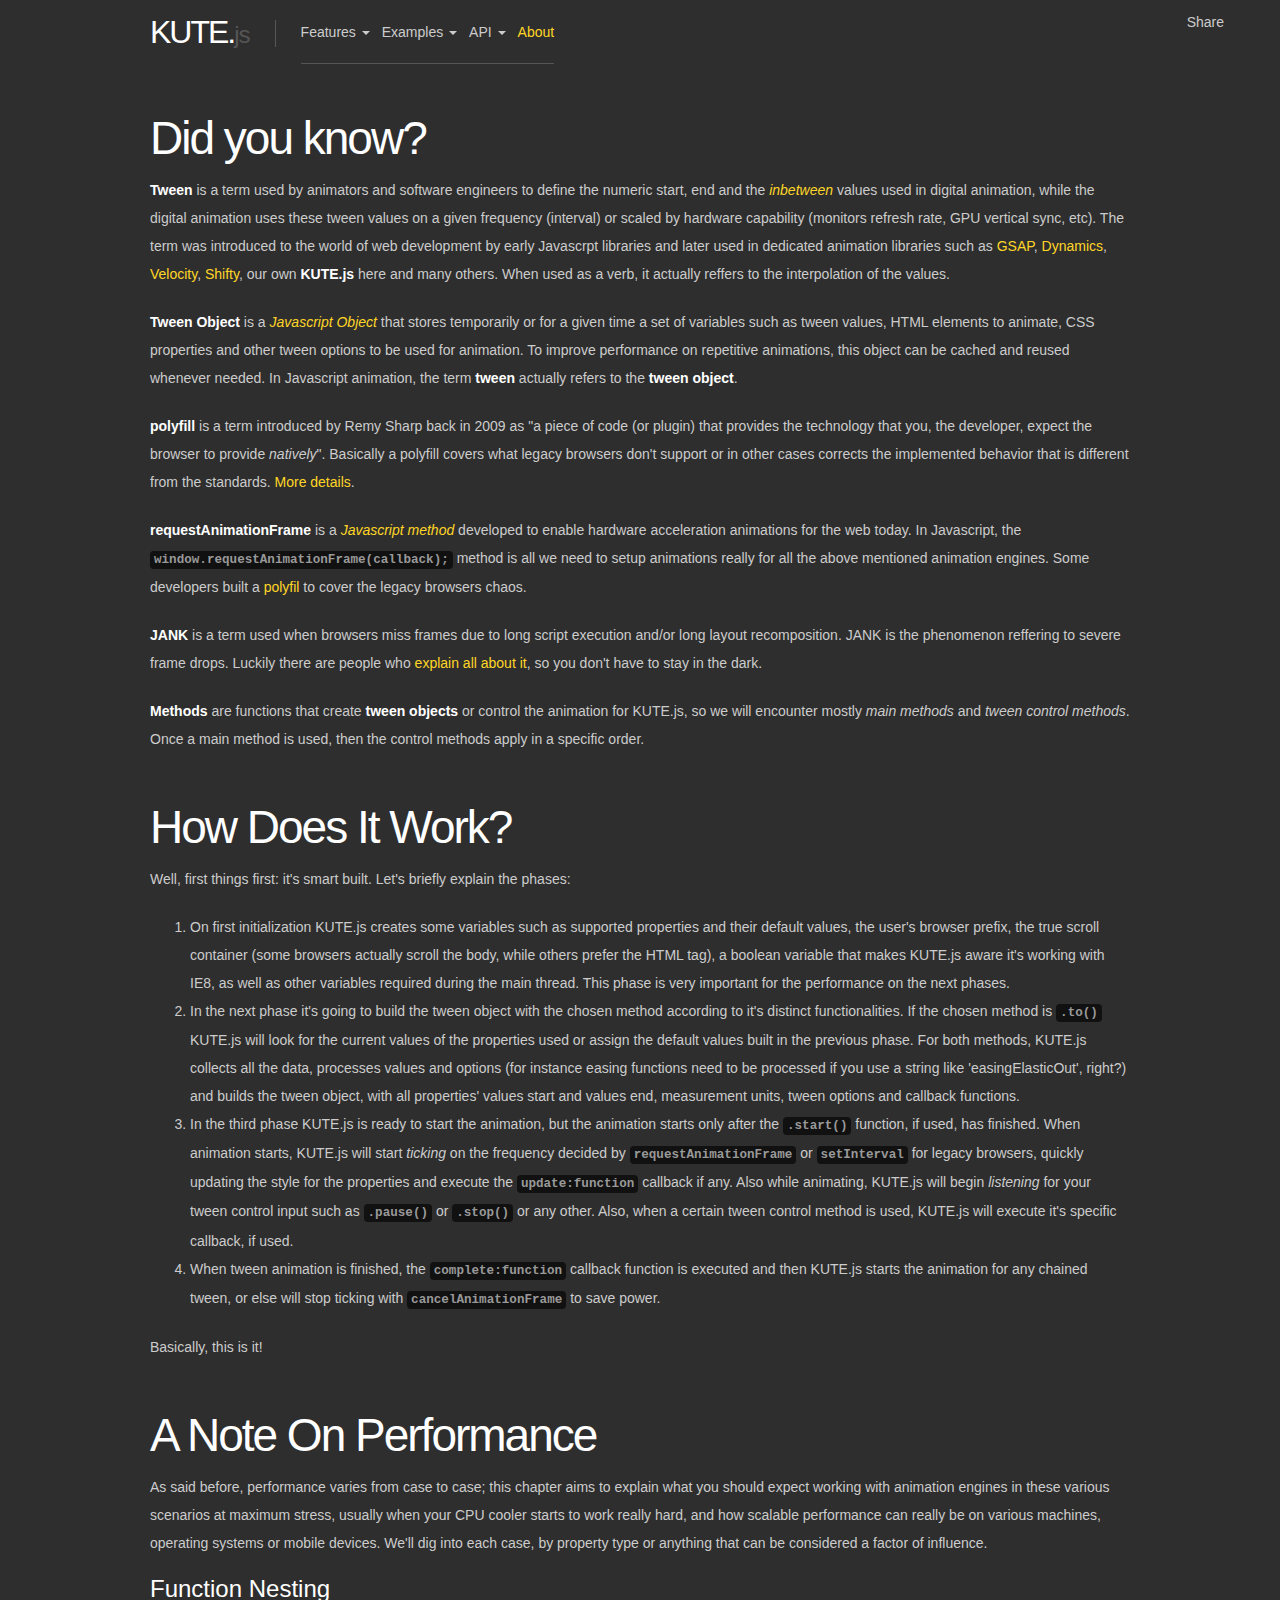
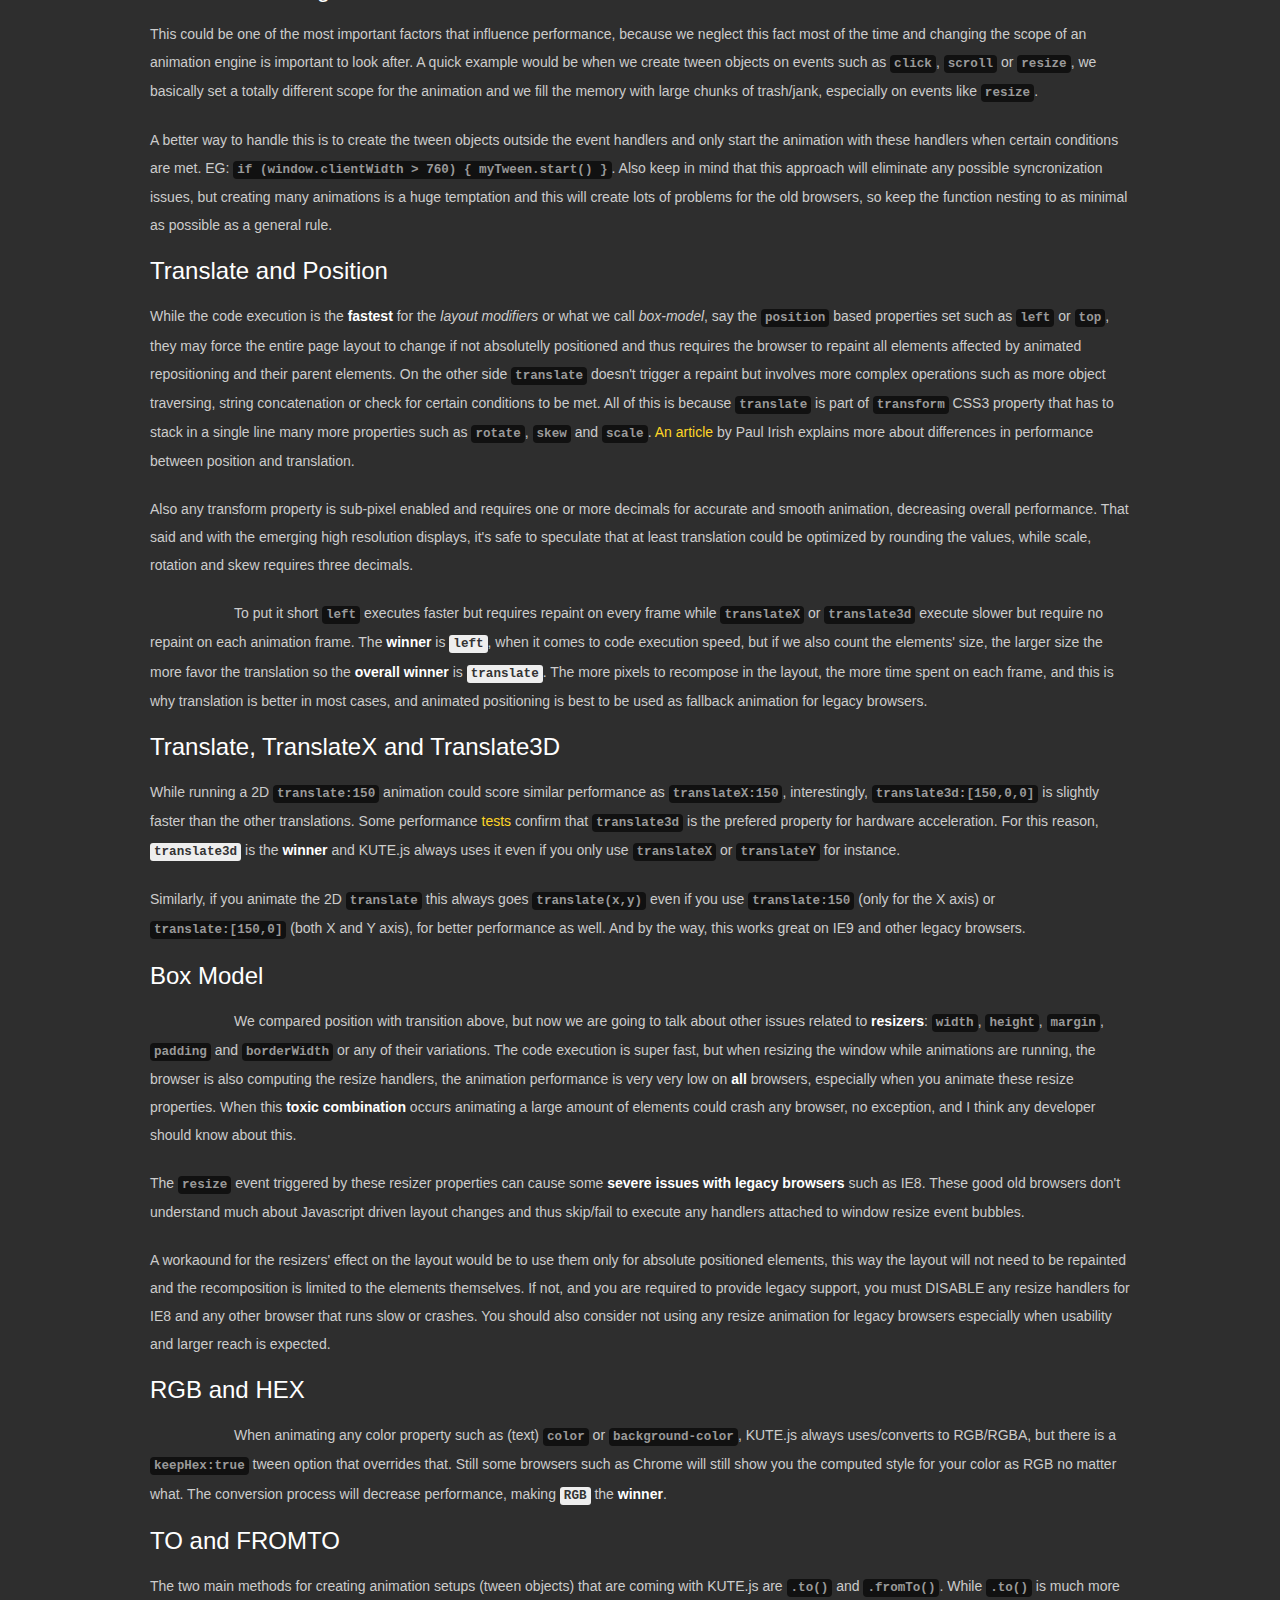
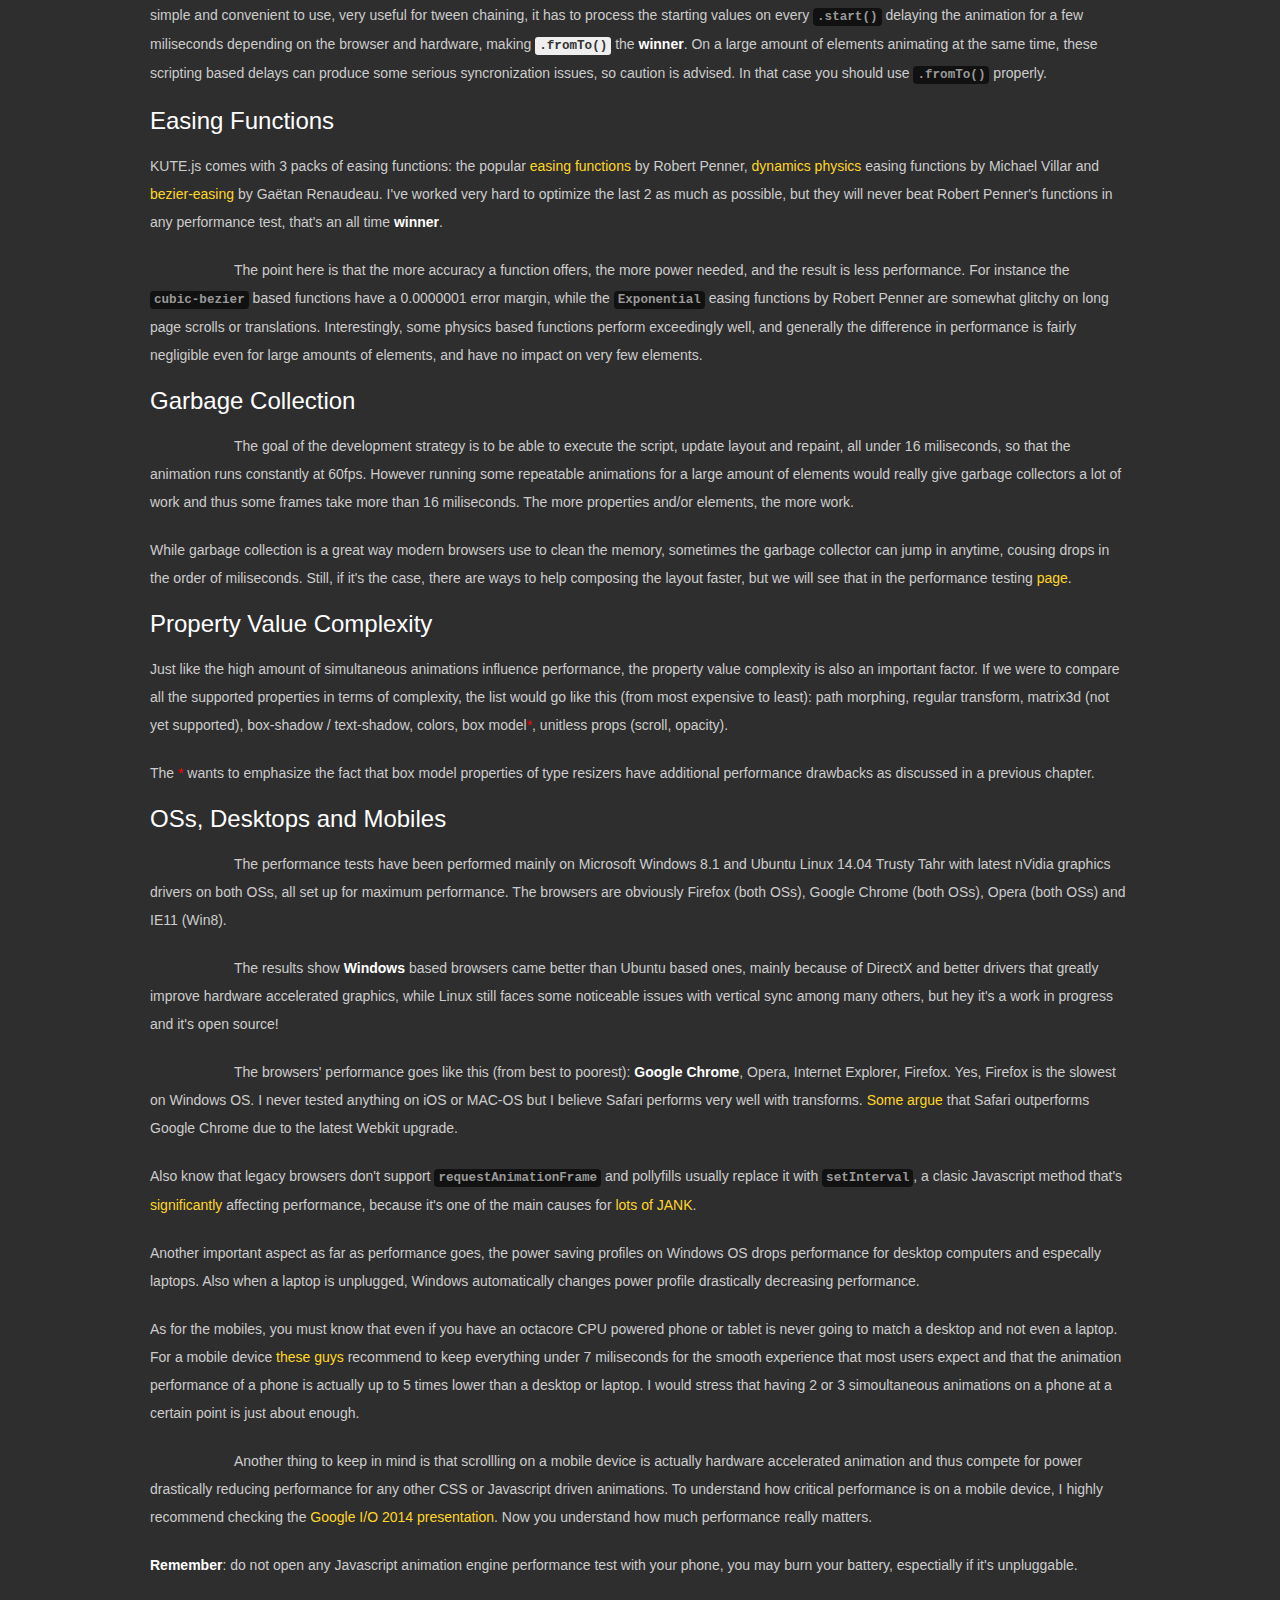
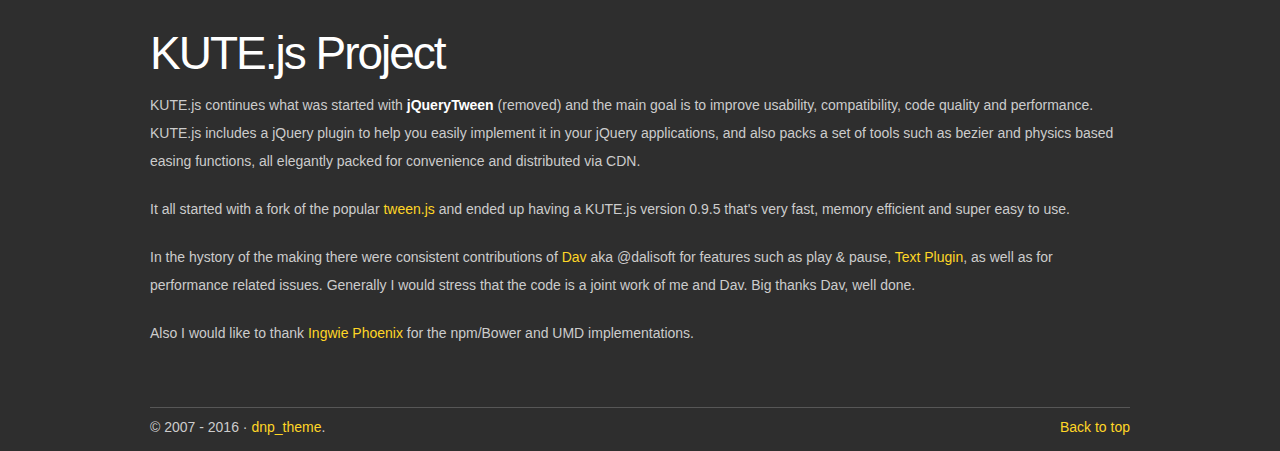
<file: kute.js-master/demo/about.html>
<!DOCTYPE html>
<!--[if IE 7]><html class="ie ie7" lang="en"><![endif]-->
<!--[if IE 8]><html class="ie ie8" lang="en"><![endif]-->
<!--[if IE 9]><html class="ie ie9" lang="en"><![endif]-->

<!--[if gte IE 9 | !IE ]><!-->
<html lang="en">
<!--<![endif]-->

<head>
    <meta charset="utf-8">
    <meta http-equiv="X-UA-Compatible" content="IE=edge">
    <meta name="viewport" content="width=device-width, initial-scale=1, minimum-scale=1.0">
    <meta name="description" content="About KUTE.js performance, also about the KUTE.js project, code and a short glossary with most used terminology in Javascript animation.">
    <meta name="keywords" content="kute,kute.js,animation,javascript animation,tweening engine,animation engine,about kute.js,Javascript,Native Javascript,vanilla javascript,jQuery">
    <meta name="author" content="dnp_theme">
    <link rel="shortcut icon" href="./assets/img/favicon.png">
    <!-- TO DO -->

    <title>About KUTE.js | Javascript Animation Engine</title>

    <!-- RESET CSS -->
    <link type="text/css" href="./assets/css/reset.css" rel="stylesheet">

    <!-- DEMO KUTE CSS -->
    <link type="text/css" href="./assets/css/kute.css" rel="stylesheet">

    <!-- Ion Icons -->
    <link type="text/css" href="http://code.ionicframework.com/ionicons/2.0.1/css/ionicons.min.css" rel="stylesheet">

    <!-- Polyfill -->
    <script src="./assets/js/minifill.js">
    </script>
    <!--[if lt IE 9]>
      <script src="https://oss.maxcdn.com/html5shiv/3.7.2/html5shiv.min.js"></script>
    <![endif]-->

    <!-- legacy browsers support via polyfill, you must remove the above when used
  <script src="https://cdn.polyfill.io/v2/polyfill.js?features=default,getComputedStyle|gated"> </script> -->

</head>

<body>
    <div class="site-wrapper">

        <div class="navbar-wrapper">
            <div class="content-wrap">
                <a href="index.html"><h1>KUTE.<span>js</span></h1></a>
                <ul class="nav">
                    <li class="btn-group"><a href="#" data-function="toggle">Features <span class="caret"></span></a>
                        <ul class="subnav">
                            <li><a href="features.html">Feature Overview</a></li>
                            <li><a href="properties.html">Supported Properties</a></li>
                        </ul>
                    </li>
                    <li class="btn-group">
                        <a href="#" data-function="toggle">Examples <span class="caret"></span></a>
                        <ul class="subnav">
                            <li><a href="examples.html">Core Engine</a></li>
                            <li><a href="css.html">CSS Plugin </a></li>
                            <li><a href="svg.html">SVG Plugin </a></li>
                            <li><a href="text.html">Text Plugin </a></li>
                            <li><a href="attr.html">Attributes Plugin </a></li>
                        </ul>
                    </li>
                    <li class="btn-group">
                        <a href="#" data-function="toggle">API <span class="caret"></span></a>
                        <ul class="subnav">
                            <li><a href="start.html">Getting Started</a></li>
                            <li><a href="api.html">Public Methods</a></li>
                            <li><a href="options.html">Tween Options</a></li>
                            <li><a href="easing.html">Easing Functions</a></li>
                            <li><a href="extend.html">Extend Guide</a></li>
                        </ul>
                    </li>
                    <li class="active"><a href="about.html">About</a></li>
                </ul>
            </div>
        </div>

        <div class="content-wrap">

            <h2>Did you know?</h2>
            <p><strong>Tween</strong> is a term used by animators and software engineers to define the numeric start, end and the <a href="https://en.wikipedia.org/wiki/Inbetweening" target="_blank"><em>inbetween</em></a> values used in digital animation,
                while the digital animation uses these tween values on a given frequency (interval) or scaled by hardware capability (monitors refresh rate, GPU vertical sync, etc). The term was introduced to the world of web development by early Javascrpt
                libraries and later used in dedicated animation libraries such as <a href="https://greensock.com" target="_blank">GSAP</a>, <a href="http://dynamicsjs.com" target="_blank">Dynamics</a>, <a href="http://julian.com/research/velocity/" target="_blank">Velocity</a>,
                <a href="https://jeremyckahn.github.io/shifty/" target="_blank">Shifty</a>, our own <strong>KUTE.js</strong> here and many others. When used as a verb, it actually reffers to the interpolation of the values.</p>
            <p><strong>Tween Object</strong> is a <a href="https://developer.mozilla.org/en-US/docs/Web/JavaScript/Reference/Global_Objects/Object" target="_blank"><em>Javascript Object</em></a> that stores temporarily or for a given time a set of variables
                such as tween values, HTML elements to animate, CSS properties and other tween options to be used for animation. To improve performance on repetitive animations, this object can be cached and reused whenever needed. In Javascript animation,
                the term <strong>tween</strong> actually refers to the <strong>tween object</strong>.</p>
            <p><strong>polyfill</strong> is a term introduced by Remy Sharp back in 2009 as "a piece of code (or plugin) that provides the technology that you, the developer, expect the browser to provide <em>natively</em>". Basically a polyfill covers what
                legacy browsers don't support or in other cases corrects the implemented behavior that is different from the standards. <a href="https://remysharp.com/2010/10/08/what-is-a-polyfill" target="_blank">More details</a>.</p>
            <p><strong>requestAnimationFrame</strong> is a <a href="https://developer.mozilla.org/en-US/docs/Web/API/window/requestAnimationFrame" target="_blank"><em>Javascript method</em></a> developed to enable hardware acceleration animations for the
                web today. In Javascript, the <code>window.requestAnimationFrame(callback);</code> method is all we need to setup animations really for all the above mentioned animation engines. Some developers built a <a href="http://www.paulirish.com/2011/requestanimationframe-for-smart-animating/">polyfil</a>                to cover the legacy browsers chaos.</p>
            <p><strong>JANK</strong> is a term used when browsers miss frames due to long script execution and/or long layout recomposition. JANK is the phenomenon reffering to severe frame drops. Luckily there are people who
                <a href="http://www.html5rocks.com/en/tutorials/speed/rendering/"
                    target="_blank">explain all about it</a>, so you don't have to stay in the dark.</p>
            <p><strong>Methods</strong> are functions that create <strong>tween objects</strong> or control the animation for KUTE.js, so we will encounter mostly <em>main methods</em> and <em>tween control methods</em>. Once a main method is used, then
                the control methods apply in a specific order.</p>


            <h2 id="how">How Does It Work?</h2>
            <p>Well, first things first: it's smart built. Let's briefly explain the phases:</p>
            <ol>
                <li>On first initialization KUTE.js creates some variables such as supported properties and their default values, the user's browser prefix, the true scroll container (some browsers actually scroll the body, while others prefer the HTML tag),
                    a boolean variable that makes KUTE.js aware it's working with IE8, as well as other variables required during the main thread. This phase is very important for the performance on the next phases.</li>
                <li>In the next phase it's going to build the tween object with the chosen method according to it's distinct functionalities. If the chosen method is <code>.to()</code> KUTE.js will look for the current values of the properties used or assign
                    the default values built in the previous phase. For both methods, KUTE.js collects all the data, processes values and options (for instance easing functions need to be processed if you use a string like 'easingElasticOut', right?)
                    and builds the tween object, with all properties' values start and values end, measurement units, tween options and callback functions.</li>
                <li>In the third phase KUTE.js is ready to start the animation, but the animation starts only after the <code>.start()</code> function, if used, has finished. When animation starts, KUTE.js will start <em>ticking</em> on the frequency decided
                    by <code>requestAnimationFrame</code> or <code>setInterval</code> for legacy browsers, quickly updating the style for the properties and execute the <code>update:function</code> callback if any. Also while animating, KUTE.js will begin
                    <em>listening</em> for your tween control input such as <code>.pause()</code> or <code>.stop()</code> or any other. Also, when a certain tween control method is used, KUTE.js will execute it's specific callback, if used.</li>
                <li>When tween animation is finished, the <code>complete:function</code> callback function is executed and then KUTE.js starts the animation for any chained tween, or else will stop ticking with <code>cancelAnimationFrame</code> to save power.</li>
            </ol>
            <p>Basically, this is it!</p>

            <h2 id="performance">A Note On Performance</h2>
            <p>As said before, performance varies from case to case; this chapter aims to explain what you should expect working with animation engines in these various scenarios at maximum stress, usually when your CPU cooler starts to work really hard,
                and how scalable performance can really be on various machines, operating systems or mobile devices. We'll dig into each case, by property type or anything that can be considered a factor of influence.</p>

            <h3>Function Nesting</h3>
            <p>This could be one of the most important factors that influence performance, because we neglect this fact most of the time and changing the scope of an animation engine is important to look after. A quick example would be when we create tween
                objects on events such as <code>click</code>, <code>scroll</code> or <code>resize</code>, we basically set a totally different scope for the animation and we fill the memory with large chunks of trash/jank, especially on events like <code>resize</code>.</p>
            <p>A better way to handle this is to create the tween objects outside the event handlers and only start the animation with these handlers when certain conditions are met. EG: <code>if (window.clientWidth > 760) { myTween.start() }</code>. Also
                keep in mind that this approach will eliminate any possible syncronization issues, but creating many animations is a huge temptation and this will create lots of problems for the old browsers, so keep the function nesting to as minimal
                as possible as a general rule.</p>

            <h3>Translate and Position</h3>
            <p>While the code execution is the <strong>fastest</strong> for the <em>layout modifiers</em> or what we call <em>box-model</em>, say the <code>position</code> based properties set such as <code>left</code> or <code>top</code>, they may force
                the entire page layout to change if not absolutelly positioned and thus requires the browser to repaint all elements affected by animated repositioning and their parent elements. On the other side <code>translate</code> doesn't trigger
                a repaint but involves more complex operations such as more object traversing, string concatenation or check for certain conditions to be met. All of this is because <code>translate</code> is part of <code>transform</code> CSS3 property
                that has to stack in a single line many more properties such as <code>rotate</code>, <code>skew</code> and <code>scale</code>. <a href="http://www.paulirish.com/2012/why-moving-elements-with-translate-is-better-than-posabs-topleft/" target="_blank">An article</a>                by Paul Irish explains more about differences in performance between position and translation.</p>
            <p>Also any transform property is sub-pixel enabled and requires one or more decimals for accurate and smooth animation, decreasing overall performance. That said and with the emerging high resolution displays, it's safe to speculate that at
                least translation could be optimized by rounding the values, while scale, rotation and skew requires three decimals.</p>

            <p><span class="ion-android-plane media"></span>To put it short <code>left</code> executes faster but requires repaint on every frame while <code>translateX</code> or <code>translate3d</code> execute slower but require no repaint on each animation
                frame. The <strong>winner</strong> is <kbd>left</kbd>, when it comes to code execution speed, but if we also count the elements' size, the larger size the more favor the translation so the <strong>overall winner</strong> is <kbd>translate</kbd>.
                The more pixels to recompose in the layout, the more time spent on each frame, and this is why translation is better in most cases, and animated positioning is best to be used as fallback animation for legacy browsers.</p>

            <h3>Translate, TranslateX and Translate3D</h3>
            <p>While running a 2D <code>translate:150</code> animation could score similar performance as <code>translateX:150</code>, interestingly, <code>translate3d:[150,0,0]</code> is slightly faster than the other translations. Some performance <a href="http://jsperf.com/translate3d-vs-xy/28">tests</a>                confirm that <code>translate3d</code> is the prefered property for hardware acceleration. For this reason, <kbd>translate3d</kbd> is the <strong>winner</strong> and KUTE.js always uses it even if you only use <code>translateX</code> or
                <code>translateY</code> for instance.
                <p>
                    <p>Similarly, if you animate the 2D <code>translate</code> this always goes <code>translate(x,y)</code> even if you use <code>translate:150</code> (only for the X axis) or <code>translate:[150,0]</code> (both X and Y axis), for better
                        performance as well. And by the way, this works great on IE9 and other legacy browsers.</p>

                    <h3>Box Model</h3>
                    <p><span class="ion-nuclear media"></span>We compared position with transition above, but now we are going to talk about other issues related to <strong>resizers</strong>: <code>width</code>, <code>height</code>, <code>margin</code>,
                        <code>padding</code> and <code>borderWidth</code> or any of their variations. The code execution is super fast, but when resizing the window while animations are running, the browser is also computing the resize handlers, the animation
                        performance is very very low on <strong>all</strong> browsers, especially when you animate these resize properties. When this <strong>toxic combination</strong> occurs animating a large amount of elements could crash any browser,
                        no exception, and I think any developer should know about this.</p>
                    <p>The <code>resize</code> event triggered by these resizer properties can cause some <strong>severe issues with legacy browsers</strong> such as IE8. These good old browsers don't understand much about Javascript driven layout changes
                        and thus skip/fail to execute any handlers attached to window resize event bubbles.</p>
                    <p>A workaound for the resizers' effect on the layout would be to use them only for absolute positioned elements, this way the layout will not need to be repainted and the recomposition is limited to the elements themselves. If not, and
                        you are required to provide legacy support, you must DISABLE any resize handlers for IE8 and any other browser that runs slow or crashes. You should also consider not using any resize animation for legacy browsers especially when
                        usability and larger reach is expected.</p>

                    <h3>RGB and HEX</h3>
                    <p><span class="ion-android-color-palette media"></span>When animating any color property such as (text) <code>color</code> or <code>background-color</code>, KUTE.js always uses/converts to RGB/RGBA, but there is a <code>keepHex:true</code>                        tween option that overrides that. Still some browsers such as Chrome will still show you the computed style for your color as RGB no matter what. The conversion process will decrease performance, making <kbd>RGB</kbd> the <strong>winner</strong>.</p>

                    <h3>TO and FROMTO</h3>
                    <p>The two main methods for creating animation setups (tween objects) that are coming with KUTE.js are <code>.to()</code> and <code>.fromTo()</code>. While <code>.to()</code> is much more simple and convenient to use, very useful for
                        tween chaining, it has to process the starting values on every <code>.start()</code> delaying the animation for a few miliseconds depending on the browser and hardware, making <kbd>.fromTo()</kbd> the <strong>winner</strong>. On
                        a large amount of elements animating at the same time, these scripting based delays can produce some serious syncronization issues, so caution is advised. In that case you should use <code>.fromTo()</code> properly.</p>

                    <h3>Easing Functions</h3>
                    <p>KUTE.js comes with 3 packs of easing functions: the popular <a href="http://robertpenner.com/easing/" target="_blank">easing functions</a> by Robert Penner, <a href="http://dynamicsjs.com/" target="_blank">dynamics physics</a> easing
                        functions by Michael Villar and <a href="https://github.com/gre/bezier-easing" target="_blank">bezier-easing</a> by Gaëtan Renaudeau. I've worked very hard to optimize the last 2 as much as possible, but they will never beat Robert
                        Penner's functions in any performance test, that's an all time <strong>winner</strong>.</p>
                    <p><span class="ion-shuffle media"></span>The point here is that the more accuracy a function offers, the more power needed, and the result is less performance. For instance the <code>cubic-bezier</code> based functions have a 0.0000001
                        error margin, while the <code>Exponential</code> easing functions by Robert Penner are somewhat glitchy on long page scrolls or translations. Interestingly, some physics based functions perform exceedingly well, and generally the
                        difference in performance is fairly negligible even for large amounts of elements, and have no impact on very few elements.</p>

                    <h3>Garbage Collection</h3>
                    <p><span class="ion-trash-a media"></span>The goal of the development strategy is to be able to execute the script, update layout and repaint, all under 16 miliseconds, so that the animation runs constantly at 60fps. However running some
                        repeatable animations for a large amount of elements would really give garbage collectors a lot of work and thus some frames take more than 16 miliseconds. The more properties and/or elements, the more work.</p>
                    <p>While garbage collection is a great way modern browsers use to clean the memory, sometimes the garbage collector can jump in anytime, cousing drops in the order of miliseconds. Still, if it's the case, there are ways to help composing
                        the layout faster, but we will see that in the performance testing <a href="performance">page</a>.</p>

                    <h3>Property Value Complexity</h3>
                    <p>Just like the high amount of simultaneous animations influence performance, the property value complexity is also an important factor. If we were to compare all the supported properties in terms of complexity, the list would go like
                        this (from most expensive to least): path morphing, regular transform, matrix3d (not yet supported), box-shadow / text-shadow, colors, box model<span style="color:red">*</span>, unitless props (scroll, opacity).</p>
                    <p>The <span style="color:red">*</span> wants to emphasize the fact that box model properties of type resizers have additional performance drawbacks as discussed in a previous chapter.</p>

                    <h3>OSs, Desktops and Mobiles</h3>
                    <p><span class="ion-social-tux media"></span>The performance tests have been performed mainly on Microsoft Windows 8.1 and Ubuntu Linux 14.04 Trusty Tahr with latest nVidia graphics drivers on both OSs, all set up for maximum performance.
                        The browsers are obviously Firefox (both OSs), Google Chrome (both OSs), Opera (both OSs) and IE11 (Win8).</p>
                    <p><span class="ion-social-windows media"></span>The results show <strong>Windows</strong> based browsers came better than Ubuntu based ones, mainly because of DirectX and better drivers that greatly improve hardware accelerated graphics,
                        while Linux still faces some noticeable issues with vertical sync among many others, but hey it's a work in progress and it's open source!</p>

                    <p><span class="ion-social-chrome media"></span>The browsers' performance goes like this (from best to poorest): <strong>Google Chrome</strong>, Opera, Internet Explorer, Firefox. Yes, Firefox is the slowest on Windows OS. I never tested
                        anything on iOS or MAC-OS but I believe Safari performs very well with transforms. <a href="http://venturebeat.com/2014/05/12/apple-upgrades-safaris-webkit-to-challenge-googles-chrome-browser/" target="_blank">Some argue</a> that
                        Safari outperforms Google Chrome due to the latest Webkit upgrade.</p>

                    <p>Also know that legacy browsers don't support <code>requestAnimationFrame</code> and pollyfills usually replace it with <code>setInterval</code>, a clasic Javascript method that's
                        <a href="https://jsperf.com/requestanimationframe-vs-setinterval-loop/7"
                            target="_blank">significantly</a> affecting performance, because it's one of the main causes for <a href="http://www.html5rocks.com/en/tutorials/speed/rendering/" target="_blank">lots of JANK</a>.</p>

                    <p>Another important aspect as far as performance goes, the power saving profiles on Windows OS drops performance for desktop computers and especally laptops. Also when a laptop is unplugged, Windows automatically changes power profile
                        drastically decreasing performance. </p>

                    <p>As for the mobiles, you must know that even if you have an octacore CPU powered phone or tablet is never going to match a desktop and not even a laptop. For a mobile device <a href="https://www.youtube.com/watch?v=YyQYhhy1dZI" target="_blank">these guys</a>                        recommend to keep everything under 7 miliseconds for the smooth experience that most users expect and that the animation performance of a phone is actually up to 5 times lower than a desktop or laptop. I would stress that having
                        2 or 3 simoultaneous animations on a phone at a certain point is just about enough.</p>

                    <p><span class="ion-android-phone-portrait media"></span>Another thing to keep in mind is that scrollling on a mobile device is actually hardware accelerated animation and thus compete for power drastically reducing performance for any
                        other CSS or Javascript driven animations. To understand how critical performance is on a mobile device, I highly recommend checking the <a href="https://youtu.be/WrA85a4ZIaM?t=16m6s" target="_blank">Google I/O 2014 presentation</a>.
                        Now you understand how much performance really matters.</p>
                    <p><strong>Remember</strong>: do not open any Javascript animation engine performance test with your phone, you may burn your battery, espectially if it's unpluggable.</p>

                    <h2>KUTE.js Project</h2>
                    <p>KUTE.js continues what was started with <strong>jQueryTween</strong> (removed) and the main goal is to improve usability, compatibility, code quality and performance. KUTE.js includes a jQuery plugin to help you easily implement it
                        in your jQuery applications, and also packs a set of tools such as bezier and physics based easing functions, all elegantly packed for convenience and distributed via CDN.</p>
                    <p>It all started with a fork of the popular <a href="https://github.com/tweenjs/tween.js" target="_blank">tween.js</a> and ended up having a KUTE.js version 0.9.5 that's very fast, memory efficient and super easy to use.</p>
                    <p>In the hystory of the making there were consistent contributions of <a href="https://github.com/dalisoft" target="_blank">Dav</a> aka @dalisoft for features such as play &amp; pause, <a href="text.html">Text Plugin</a>, as well as
                        for performance related issues. Generally I would stress that the code is a joint work of me and Dav. Big thanks Dav, well done.</p>
                    <p>Also I would like to thank <a href="http://ingwie.me/" target="_blank">Ingwie Phoenix</a> for the npm/Bower and UMD implementations.</p>

                    <ul id="share" class="nav">
                        <li>Share </li>
                        <li class="hidden-xs"><a target="_blank" href="https://www.facebook.com/sharer/sharer.php?u=http://thednp.github.io/kute.js/index.html" title="Share KUTE.js on Facebook"><span class="ion-social-facebook-outline icon"></span></a></li>
                        <li class="hidden-xs"><a target="_blank" href="https://twitter.com/home?status=Spread the word about %23KUTEJS animation engine by @dnp_theme and download here http://thednp.github.io/kute.js/index.html" title="Share KUTE.js on Twitter"><span class="icon ion-social-twitter-outline"></span></a></li>
                        <li class="hidden-xs"><a target="_blank" href="https://plus.google.com/share?url=http://thednp.github.io/kute.js/index.html" title="Share KUTE.js on Google+"><span class="icon ion-social-googleplus-outline"></span></a></li>
                    </ul>
        </div>

        <!-- FOOTER -->
        <footer>
            <div class="content-wrap">
                <p class="pull-right"><a id="toTop" href="#">Back to top</a></p>
                <p>&copy; 2007 - 2016 &middot; <a href="http://themeforest.net/user/dnp_theme?ref=dnp_theme">dnp_theme</a>.</p>
            </div>
        </footer>

    </div>
    <!-- /.site-wrapper -->



    <!-- JavaScript
================================================== -->
    <!-- Placed at the end of the document so the pages load faster -->
    <script src="./src/kute.min.js"></script>
    <!-- KUTE.js core -->
    <script src="./assets/js/scripts.js"></script>
    <!-- some stuff -->

</body>

</html>
</file>
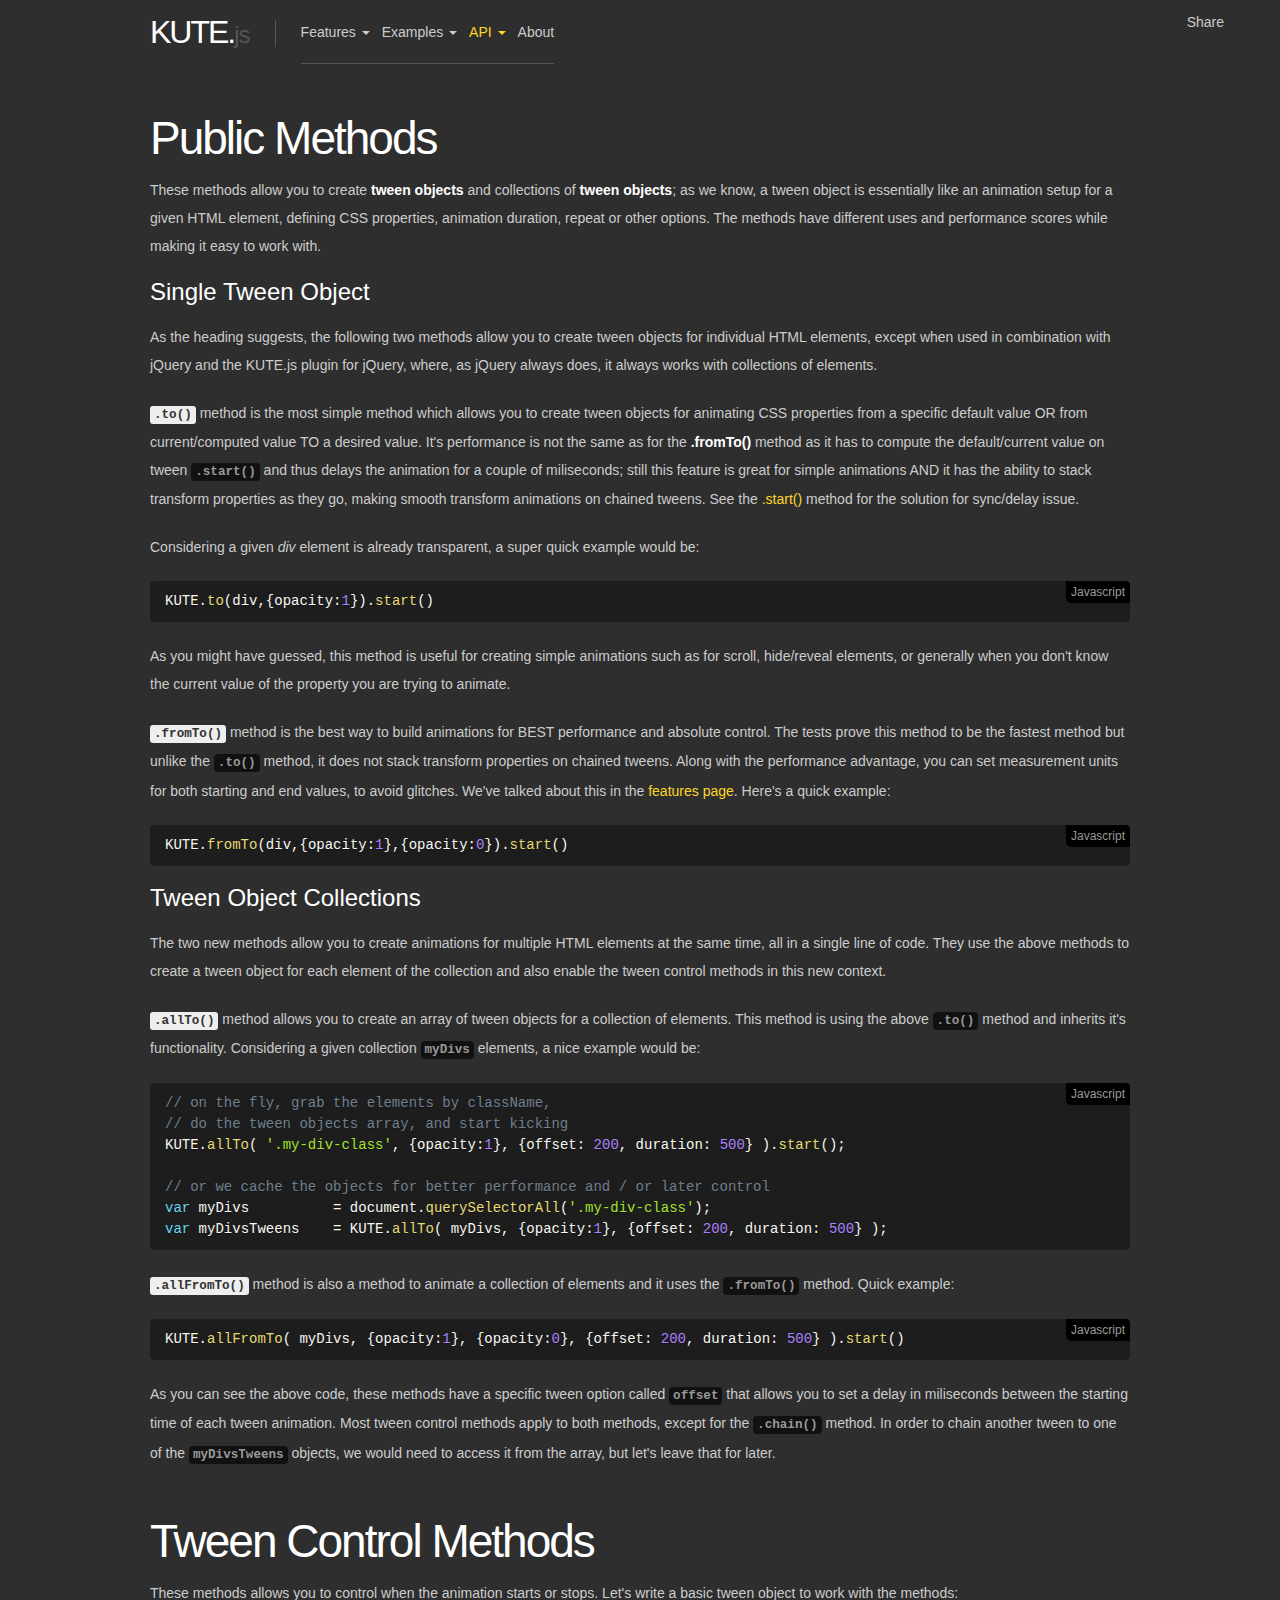
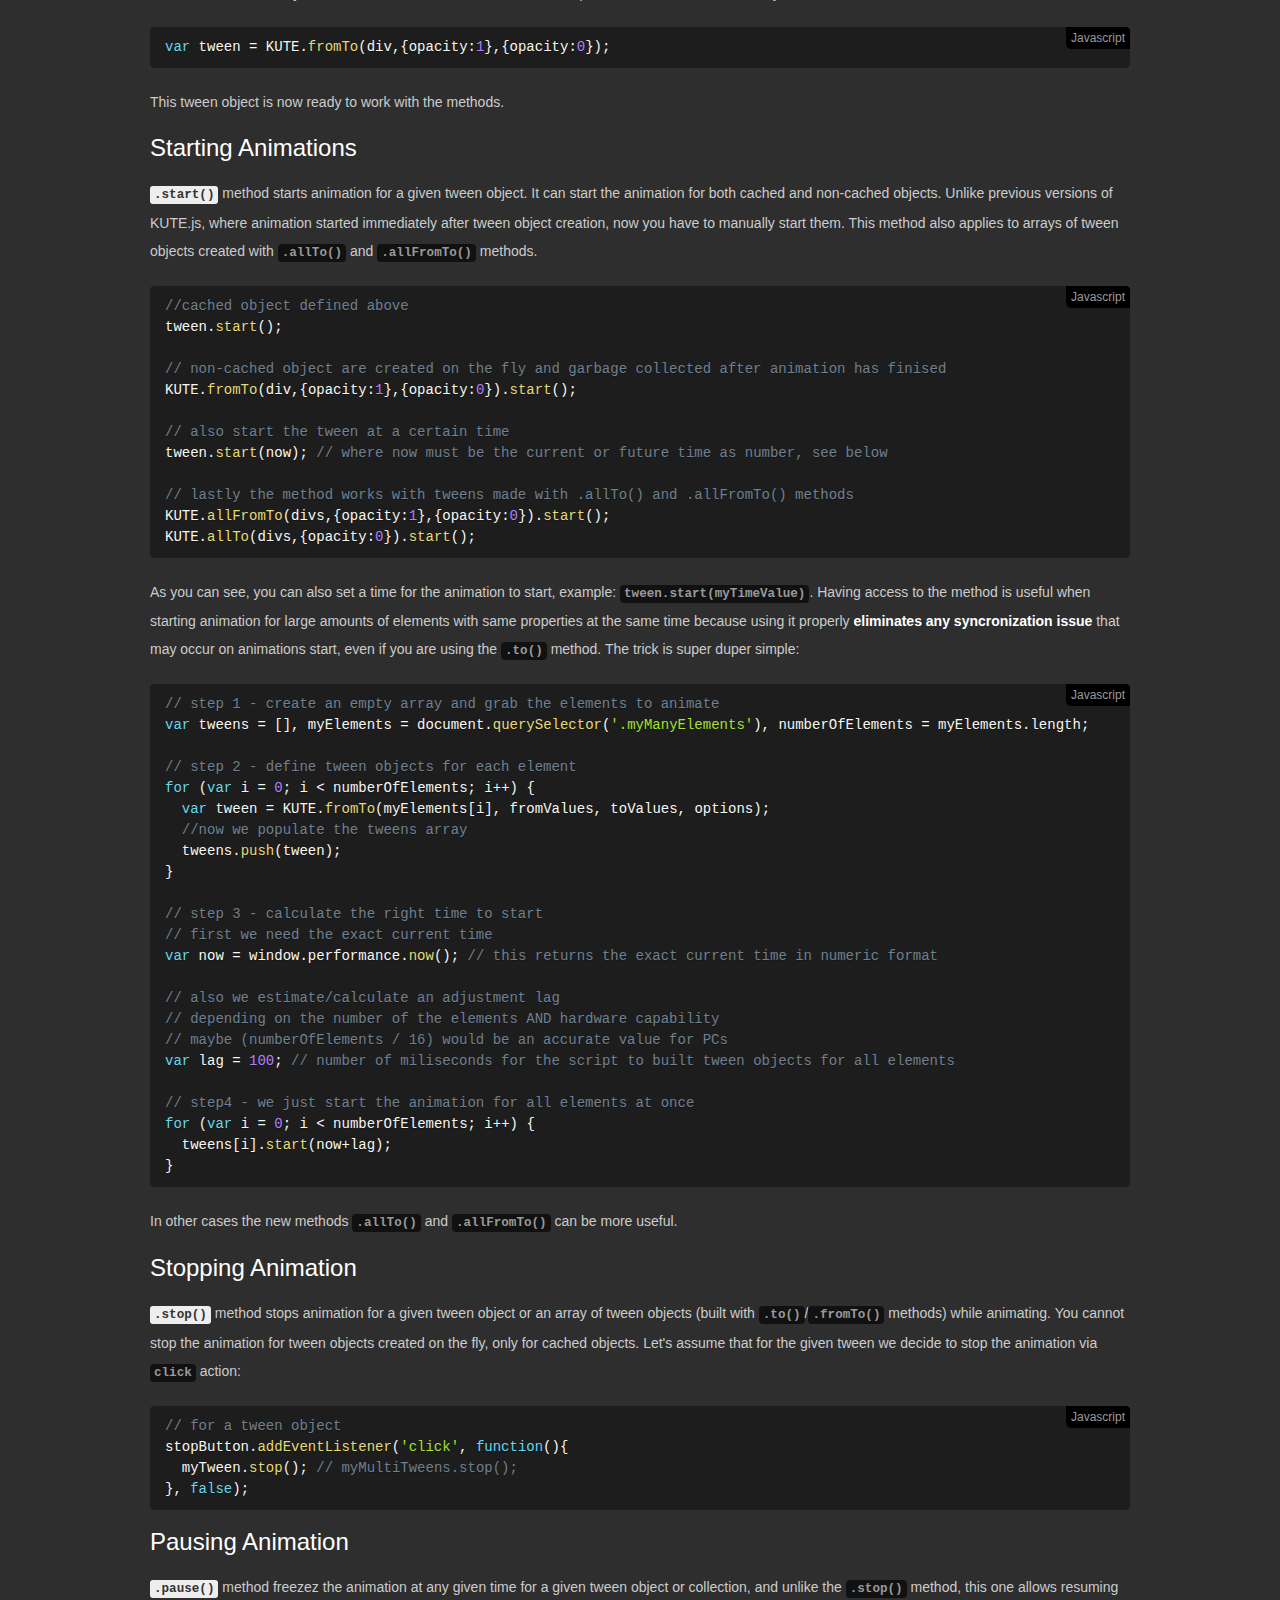
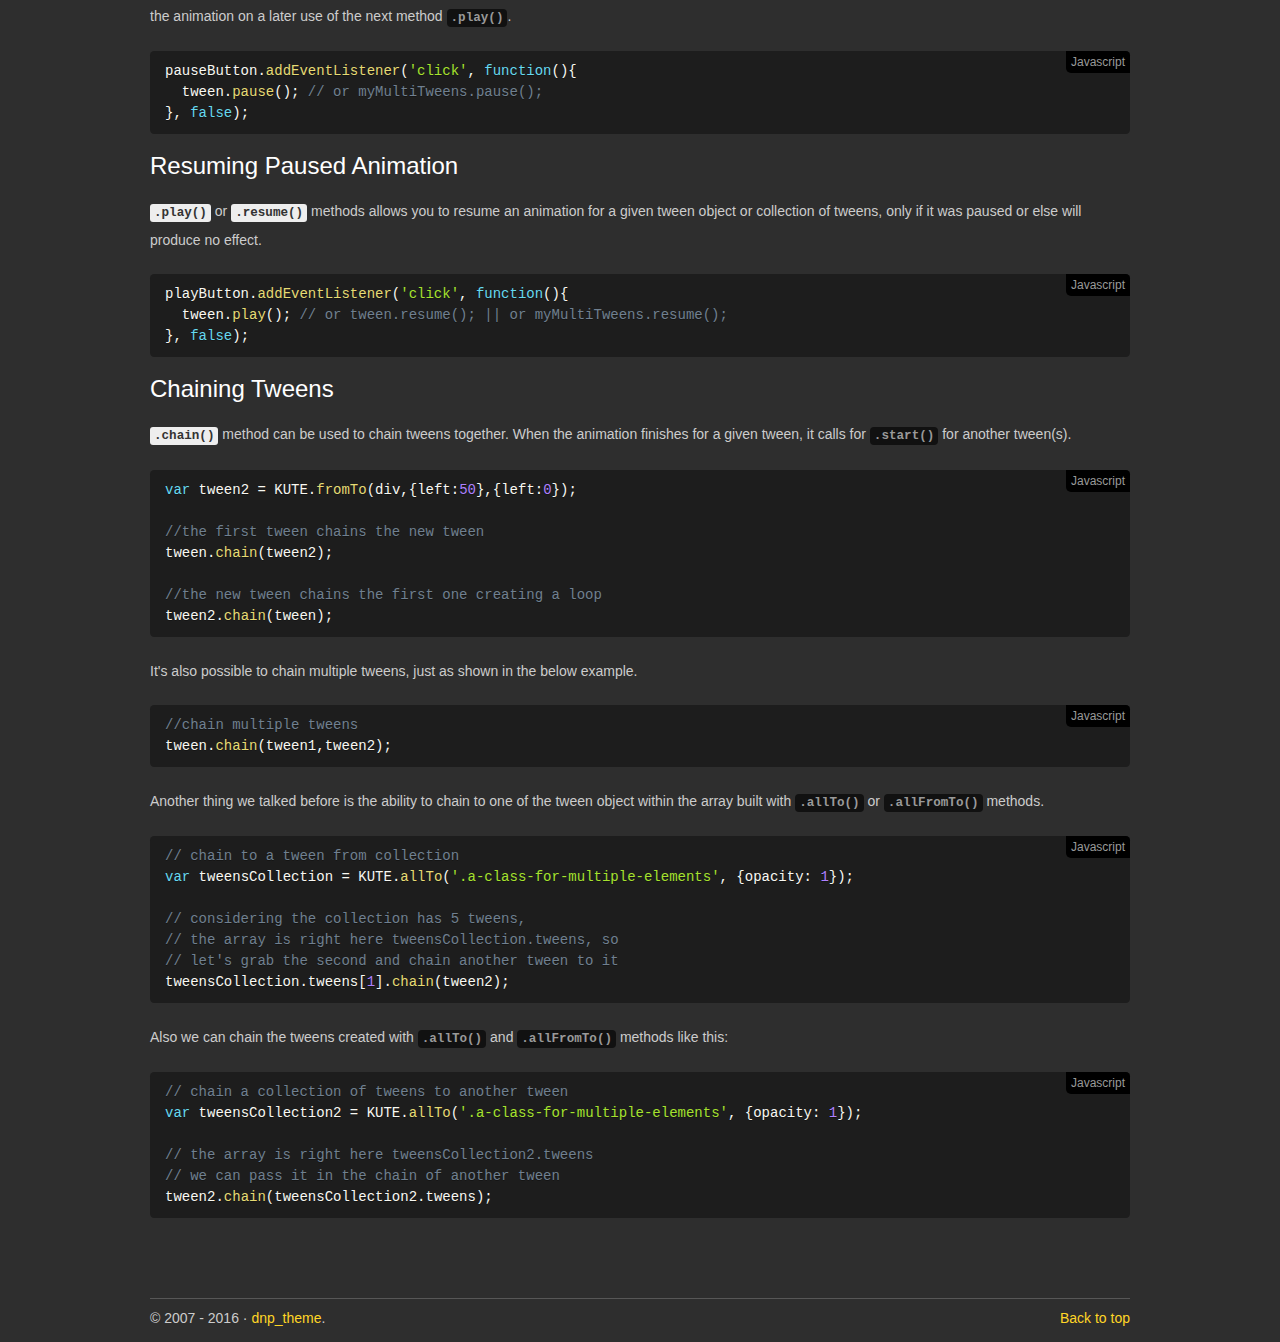
<file: kute.js-master/demo/api.html>
<!DOCTYPE html>
<!--[if IE 7]><html class="ie ie7" lang="en"><![endif]-->
<!--[if IE 8]><html class="ie ie8" lang="en"><![endif]-->
<!--[if IE 9]><html class="ie ie9" lang="en"><![endif]-->

<!--[if !IE ]><!-->
<html lang="en">
<!--<![endif]-->

<head>
    <meta charset="utf-8">
    <meta http-equiv="X-UA-Compatible" content="IE=edge">
    <meta name="viewport" content="width=device-width, initial-scale=1, minimum-scale=1.0">
    <meta name="description" content="A detailed API documentation on KUTE.js public methods on how to create tween objects or how to control the tween animation.">
    <meta name="keywords" content="kute,kute.js,animation,javascript animation,tweening engine,animation engine,public methods,tween control,Javascript,Native Javascript,vanilla javascript,jQuery">
    <meta name="author" content="dnp_theme">
    <link rel="shortcut icon" href="./assets/img/favicon.png">
    <!-- TO DO -->

    <title>KUTE.js Developer API | Javascript Animation Engine</title>

    <!-- RESET CSS -->
    <link type="text/css" href="./assets/css/reset.css" rel="stylesheet">

    <!-- DEMO KUTE CSS -->
    <link type="text/css" href="./assets/css/kute.css" rel="stylesheet">

    <!-- Ion Icons -->
    <link type="text/css" href="http://code.ionicframework.com/ionicons/2.0.1/css/ionicons.min.css" rel="stylesheet">

    <!-- Synthax highlighter -->
    <link href="./assets/css/prism.css" rel="stylesheet">

    <!-- Polyfill -->
    <script src="./assets/js/minifill.js">
    </script>
    <!--[if lt IE 9]>
      <script src="https://oss.maxcdn.com/html5shiv/3.7.2/html5shiv.min.js"></script>
    <![endif]-->

    <!-- legacy browsers support via polyfill, you must remove the above when used
    <script src="https://cdn.polyfill.io/v2/polyfill.js?features=default,getComputedStyle|gated"> </script> -->

</head>

<body>
    <div class="site-wrapper">

        <div class="navbar-wrapper">
            <div class="content-wrap">
                <a href="index.html"><h1>KUTE.<span>js</span></h1></a>
                <ul class="nav">
                    <li class="btn-group"><a href="#" data-function="toggle">Features <span class="caret"></span></a>
                        <ul class="subnav">
                            <li><a href="features.html">Feature Overview</a></li>
                            <li><a href="properties.html">Supported Properties</a></li>
                        </ul>
                    </li>
                    <li class="btn-group">
                        <a href="#" data-function="toggle">Examples <span class="caret"></span></a>
                        <ul class="subnav">
                            <li><a href="examples.html">Core Engine</a></li>
                            <li><a href="css.html">CSS Plugin </a></li>
                            <li><a href="svg.html">SVG Plugin </a></li>
                            <li><a href="text.html">Text Plugin </a></li>
                            <li><a href="attr.html">Attributes Plugin </a></li>
                        </ul>
                    </li>
                    <li class="btn-group active">
                        <a href="#" data-function="toggle">API <span class="caret"></span></a>
                        <ul class="subnav">
                            <li><a href="start.html">Getting Started</a></li>
                            <li class="active"><a href="api.html">Public Methods</a></li>
                            <li><a href="options.html">Tween Options</a></li>
                            <li><a href="easing.html">Easing Functions</a></li>
                            <li><a href="extend.html">Extend Guide</a></li>
                        </ul>
                    </li>
                    <li><a href="about.html">About</a></li>
                </ul>
            </div>
        </div>


        <div class="content-wrap">
            <h2>Public Methods</h2>
            <p>These methods allow you to create <strong>tween objects</strong> and collections of <strong>tween objects</strong>; as we know, a tween object is essentially like an animation setup for a given HTML element, defining CSS properties, animation
                duration, repeat or other options. The methods have different uses and performance scores while making it easy to work with.</p>

            <h3>Single Tween Object</h3>
            <p>As the heading suggests, the following two methods allow you to create tween objects for individual HTML elements, except when used in combination with jQuery and the KUTE.js plugin for jQuery, where, as jQuery always does, it always works
                with collections of elements.</p>
            <p><kbd>.to()</kbd> method is the most simple method which allows you to create tween objects for animating CSS properties from a specific default value OR from current/computed value TO a desired value. It's performance is not the same as for
                the <strong>.fromTo()</strong> method as it has to compute the default/current value on tween <code>.start()</code> and thus delays the animation for a couple of miliseconds; still this feature is great for simple animations AND it has
                the ability to stack transform properties as they go, making smooth transform animations on chained tweens. See the <a href="#start">.start()</a> method for the solution for sync/delay issue.</p>
            <p>Considering a given <em>div</em> element is already transparent, a super quick example would be:</p>
            <pre><code class="language-javascript">KUTE.to(div,{opacity:1}).start()</code></pre>
            <p>As you might have guessed, this method is useful for creating simple animations such as for scroll, hide/reveal elements, or generally when you don't know the current value of the property you are trying to animate.</p>
            <p><kbd>.fromTo()</kbd> method is the best way to build animations for BEST performance and absolute control. The tests prove this method to be the fastest method but unlike the <code>.to()</code> method, it does not stack transform properties
                on chained tweens. Along with the performance advantage, you can set measurement units for both starting and end values, to avoid glitches. We've talked about this in the <a href="features.html">features page</a>. Here's a quick example:</p>
            <pre><code class="language-javascript">KUTE.fromTo(div,{opacity:1},{opacity:0}).start()</code></pre>

            <h3>Tween Object Collections</h3>
            <p>The two new methods allow you to create animations for multiple HTML elements at the same time, all in a single line of code. They use the above methods to create a tween object for each element of the collection and also enable the tween
                control methods in this new context.</p>
            <p><kbd>.allTo()</kbd> method allows you to create an array of tween objects for a collection of elements. This method is using the above <code>.to()</code> method and inherits it's functionality. Considering a given collection <code>myDivs</code>                elements, a nice example would be:</p>
            <pre><code class="language-javascript">// on the fly, grab the elements by className,
// do the tween objects array, and start kicking
KUTE.allTo( '.my-div-class', {opacity:1}, {offset: 200, duration: 500} ).start();

// or we cache the objects for better performance and / or later control
var myDivs          = document.querySelectorAll('.my-div-class');
var myDivsTweens    = KUTE.allTo( myDivs, {opacity:1}, {offset: 200, duration: 500} );
</code></pre>

            <p><kbd>.allFromTo()</kbd> method is also a method to animate a collection of elements and it uses the <code>.fromTo()</code> method. Quick example:</p>
            <pre><code class="language-javascript">KUTE.allFromTo( myDivs, {opacity:1}, {opacity:0}, {offset: 200, duration: 500} ).start()</code></pre>

            <p>As you can see the above code, these methods have a specific tween option called <code>offset</code> that allows you to set a delay in miliseconds between the starting time of each tween animation. Most tween control methods apply to both
                methods, except for the <code>.chain()</code> method. In order to chain another tween to one of the <code>myDivsTweens</code> objects, we would need to access it from the array, but let's leave that for later.</p>
        </div>

        <div class="content-wrap">
            <h2>Tween Control Methods</h2>
            <p>These methods allows you to control when the animation starts or stops. Let's write a basic tween object to work with the methods:</p>
            <pre><code class="language-javascript">var tween = KUTE.fromTo(div,{opacity:1},{opacity:0});</code></pre>
            <p>This tween object is now ready to work with the methods.</p>

            <h3 id="start">Starting Animations</h3>
            <p><kbd>.start()</kbd> method starts animation for a given tween object. It can start the animation for both cached and non-cached objects. Unlike previous versions of KUTE.js, where animation started immediately after tween object creation,
                now you have to manually start them. This method also applies to arrays of tween objects created with <code>.allTo()</code> and <code>.allFromTo()</code> methods.</p>
            <pre><code class="language-javascript">//cached object defined above
tween.start();

// non-cached object are created on the fly and garbage collected after animation has finised
KUTE.fromTo(div,{opacity:1},{opacity:0}).start();

// also start the tween at a certain time
tween.start(now); // where now must be the current or future time as number, see below

// lastly the method works with tweens made with .allTo() and .allFromTo() methods
KUTE.allFromTo(divs,{opacity:1},{opacity:0}).start();
KUTE.allTo(divs,{opacity:0}).start();
</code></pre>

            <p>As you can see, you can also set a time for the animation to start, example: <code>tween.start(myTimeValue)</code>. Having access to the method is useful when starting animation for large amounts of elements with same properties at the same
                time because using it properly <strong>eliminates any syncronization issue</strong> that may occur on animations start, even if you are using the <code>.to()</code> method. The trick is super duper simple:</p>

            <pre><code class="language-javascript">// step 1 - create an empty array and grab the elements to animate
var tweens = [], myElements = document.querySelector('.myManyElements'), numberOfElements = myElements.length;

// step 2 - define tween objects for each element
for (var i = 0; i < numberOfElements; i++) {
  var tween = KUTE.fromTo(myElements[i], fromValues, toValues, options);
  //now we populate the tweens array
  tweens.push(tween);
}

// step 3 - calculate the right time to start
// first we need the exact current time
var now = window.performance.now(); // this returns the exact current time in numeric format

// also we estimate/calculate an adjustment lag
// depending on the number of the elements AND hardware capability
// maybe (numberOfElements / 16) would be an accurate value for PCs
var lag = 100; // number of miliseconds for the script to built tween objects for all elements

// step4 - we just start the animation for all elements at once
for (var i = 0; i < numberOfElements; i++) {
  tweens[i].start(now+lag);
}
</code></pre>

            <p>In other cases the new methods <code>.allTo()</code> and <code>.allFromTo()</code> can be more useful.</p>

            <h3>Stopping Animation</h3>
            <p><kbd>.stop()</kbd> method stops animation for a given tween object or an array of tween objects (built with <code>.to()</code>/<code>.fromTo()</code> methods) while animating. You cannot stop the animation for tween objects created on the
                fly, only for cached objects. Let's assume that for the given tween we decide to stop the animation via <code>click</code> action:</p>
            <pre><code class="language-javascript">// for a tween object
stopButton.addEventListener('click', function(){
  myTween.stop(); // myMultiTweens.stop();
}, false);
</code></pre>

            <h3>Pausing Animation</h3>
            <p><kbd>.pause()</kbd> method freezez the animation at any given time for a given tween object or collection, and unlike the <code>.stop()</code> method, this one allows resuming the animation on a later use of the next method <code>.play()</code>.</p>
            <pre><code class="language-javascript">pauseButton.addEventListener('click', function(){
  tween.pause(); // or myMultiTweens.pause();
}, false);
</code></pre>

            <h3>Resuming Paused Animation</h3>
            <p><kbd>.play()</kbd> or <kbd>.resume()</kbd> methods allows you to resume an animation for a given tween object or collection of tweens, only if it was paused or else will produce no effect.</p>
            <pre><code class="language-javascript">playButton.addEventListener('click', function(){
  tween.play(); // or tween.resume(); || or myMultiTweens.resume();
}, false);
</code></pre>

            <h3>Chaining Tweens</h3>
            <p><kbd>.chain()</kbd> method can be used to chain tweens together. When the animation finishes for a given tween, it calls for <code>.start()</code> for another tween(s).</p>
            <pre><code class="language-javascript">var tween2 = KUTE.fromTo(div,{left:50},{left:0});

//the first tween chains the new tween
tween.chain(tween2);

//the new tween chains the first one creating a loop
tween2.chain(tween);
</code></pre>

            <p>It's also possible to chain multiple tweens, just as shown in the below example.</p>
            <pre><code class="language-javascript">//chain multiple tweens
tween.chain(tween1,tween2);
</code></pre>

            <p>Another thing we talked before is the ability to chain to one of the tween object within the array built with <code>.allTo()</code> or <code>.allFromTo()</code> methods.</p>
            <pre><code class="language-javascript">// chain to a tween from collection
var tweensCollection = KUTE.allTo('.a-class-for-multiple-elements', {opacity: 1});

// considering the collection has 5 tweens,
// the array is right here tweensCollection.tweens, so
// let's grab the second and chain another tween to it
tweensCollection.tweens[1].chain(tween2);
</code></pre>
            <p>Also we can chain the tweens created with <code>.allTo()</code> and <code>.allFromTo()</code> methods like this:</p>
            <pre><code class="language-javascript">// chain a collection of tweens to another tween
var tweensCollection2 = KUTE.allTo('.a-class-for-multiple-elements', {opacity: 1});

// the array is right here tweensCollection2.tweens
// we can pass it in the chain of another tween
tween2.chain(tweensCollection2.tweens);
</code></pre>
        </div>

        <div class="content-wrap">

            <ul id="share" class="nav">
                <li>Share </li>
                <li class="hidden-xs"><a target="_blank" href="https://www.facebook.com/sharer/sharer.php?u=http://thednp.github.io/kute.js/index.html" title="Share KUTE.js on Facebook"><span class="ion-social-facebook-outline icon"></span></a></li>
                <li class="hidden-xs"><a target="_blank" href="https://twitter.com/home?status=Spread the word about %23KUTEJS animation engine by @dnp_theme and download here http://thednp.github.io/kute.js/index.html" title="Share KUTE.js on Twitter"><span class="icon ion-social-twitter-outline"></span></a></li>
                <li class="hidden-xs"><a target="_blank" href="https://plus.google.com/share?url=http://thednp.github.io/kute.js/index.html" title="Share KUTE.js on Google+"><span class="icon ion-social-googleplus-outline"></span></a></li>
            </ul>

        </div>

        <!-- FOOTER -->
        <footer>
            <div class="content-wrap">
                <p class="pull-right"><a id="toTop" href="#">Back to top</a></p>
                <p>&copy; 2007 - 2016 &middot; <a href="http://themeforest.net/user/dnp_theme?ref=dnp_theme">dnp_theme</a>.</p>
            </div>
        </footer>

    </div>
    <!-- /.site-wrapper -->



    <!-- JavaScript
================================================== -->
    <!-- Placed at the end of the document so the pages load faster -->

    <!-- highlighter -->
    <script src="./assets/js/prism.js" type="text/javascript"></script>

    <!--<script src="http://cdn.jsdelivr.net/kute.js/1.6.0/kute.min.js"></script>  KUTE CDN -->

    <script src="./src/kute.min.js"></script>
    <!-- KUTE.js core -->
    <script src="./assets/js/scripts.js"></script>
    <!-- some stuff -->
</body>

</html>
</file>
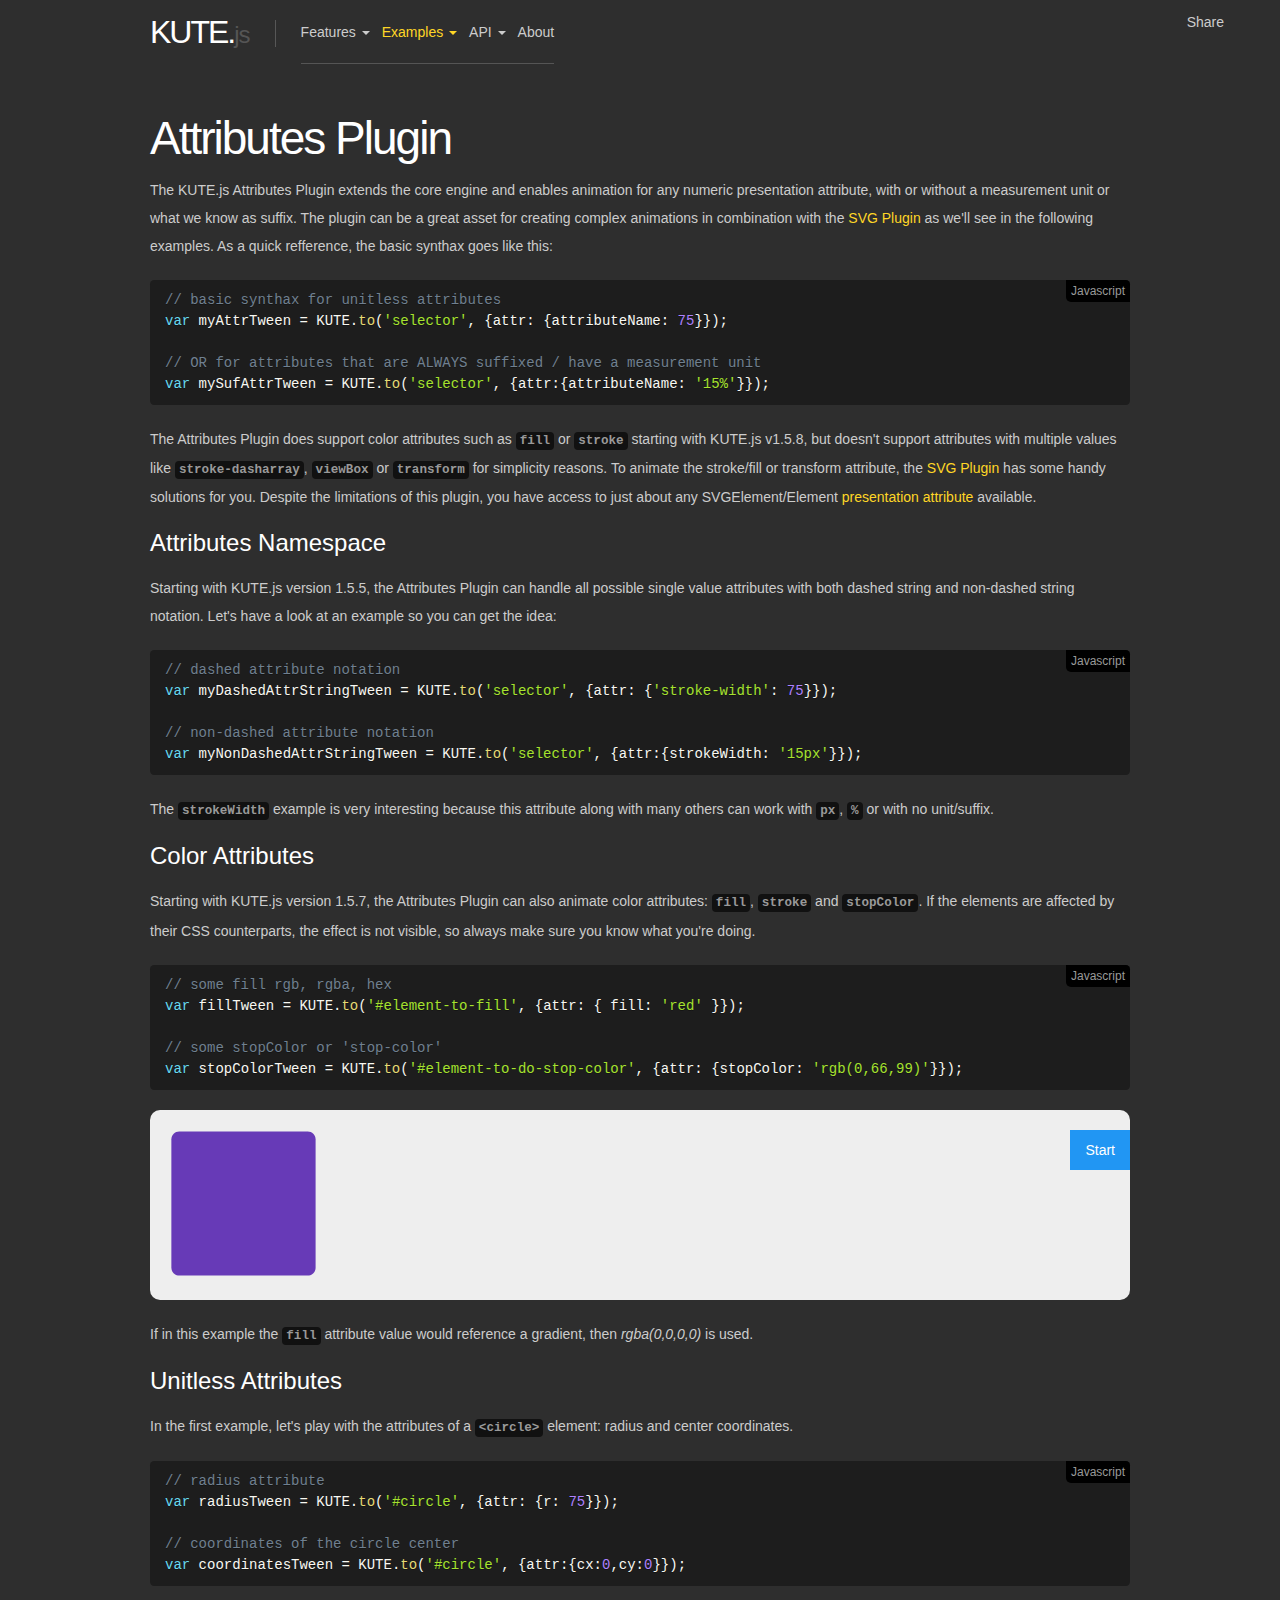
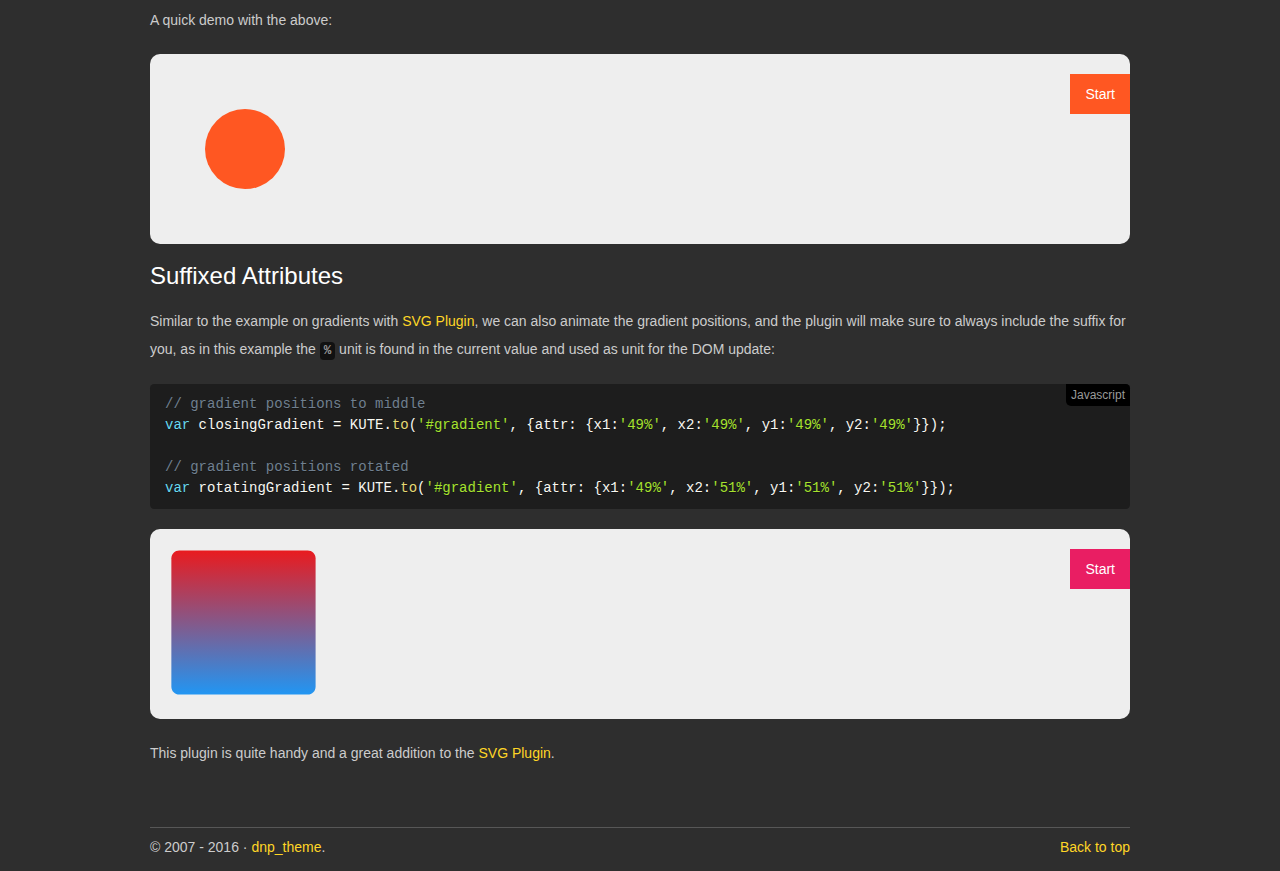
<file: kute.js-master/demo/attr.html>
<!DOCTYPE html>
<!--[if IE 7]><html class="ie ie7" lang="en"><![endif]-->
<!--[if IE 8]><html class="ie ie8" lang="en"><![endif]-->
<!--[if IE 9]><html class="ie ie9" lang="en"><![endif]-->

<!--[if gte IE 10 | !IE ]><!-->
<html lang="en">
<!--<![endif]-->

<head>
    <meta charset="utf-8">
    <meta http-equiv="X-UA-Compatible" content="IE=edge">
    <meta name="viewport" content="width=device-width, initial-scale=1, minimum-scale=1.0">
    <meta name="description" content="The Attributes Plugin for KUTE.js enables animation for any numeric presentation attribute.">
    <meta name="keywords" content="kute,kute.js,animation,javascript animations,tweening engine,animation engine,presentation attributes,Javascript,Native Javascript,vanilla javascript,jQuery">
    <meta name="author" content="dnp_theme">
    <link rel="shortcut icon" href="./assets/img/favicon.png">
    <!-- TO DO -->

    <title>KUTE.js Attributes Plugin | Javascript Animation Engine</title>

    <!-- RESET CSS -->
    <link type="text/css" href="./assets/css/reset.css" rel="stylesheet">

    <!-- DEMO KUTE CSS -->
    <link type="text/css" href="./assets/css/kute.css" rel="stylesheet">

    <!-- Ion Icons -->
    <link type="text/css" href="http://code.ionicframework.com/ionicons/2.0.1/css/ionicons.min.css" rel="stylesheet">

    <!-- Synthax highlighter -->
    <link href="./assets/css/prism.css" rel="stylesheet">

    <!-- Polyfill -->
    <script src="./assets/js/minifill.js">
    </script>
    <!--[if lt IE 9]>
      <script src="https://oss.maxcdn.com/html5shiv/3.7.2/html5shiv.min.js"></script>
    <![endif]-->

    <!-- legacy browsers support via polyfill, you must remove the above when used
    <script src="https://cdn.polyfill.io/v2/polyfill.js?features=default,getComputedStyle|gated"> </script> -->

</head>

<body>
    <div class="site-wrapper">

        <div class="navbar-wrapper">
            <div class="content-wrap">
                <a href="index.html"><h1>KUTE.<span>js</span></h1></a>
                <ul class="nav">
                    <li class="btn-group"><a href="#" data-function="toggle">Features <span class="caret"></span></a>
                        <ul class="subnav">
                            <li><a href="features.html">Feature Overview</a></li>
                            <li><a href="properties.html">Supported Properties</a></li>
                        </ul>
                    </li>
                    <li class="btn-group active">
                        <a href="#" data-function="toggle">Examples <span class="caret"></span></a>
                        <ul class="subnav">
                            <li><a href="examples.html">Core Engine</a></li>
                            <li><a href="css.html">CSS Plugin </a></li>
                            <li><a href="svg.html">SVG Plugin </a></li>
                            <li><a href="text.html">Text Plugin </a></li>
                            <li class="active"><a href="attr.html">Attributes Plugin </a></li>
                        </ul>
                    </li>
                    <li class="btn-group">
                        <a href="#" data-function="toggle">API <span class="caret"></span></a>
                        <ul class="subnav">
                            <li><a href="start.html">Getting Started</a></li>
                            <li><a href="api.html">Public Methods</a></li>
                            <li><a href="options.html">Tween Options</a></li>
                            <li><a href="easing.html">Easing Functions</a></li>
                            <li><a href="extend.html">Extend Guide</a></li>
                        </ul>
                    </li>
                    <li><a href="about.html">About</a></li>
                </ul>
            </div>
        </div>

        <div class="content-wrap">
            <h2>Attributes Plugin</h2>
            <p>The KUTE.js Attributes Plugin extends the core engine and enables animation for any numeric presentation attribute, with or without a measurement unit or what we know as suffix. The plugin can be a great asset for creating complex animations
                in combination with the <a href="svg.html">SVG Plugin</a> as we'll see in the following examples. As a quick refference, the basic synthax goes like this:</p>

            <pre><code class="language-javascript">// basic synthax for unitless attributes
var myAttrTween = KUTE.to('selector', {attr: {attributeName: 75}});

// OR for attributes that are ALWAYS suffixed / have a measurement unit
var mySufAttrTween = KUTE.to('selector', {attr:{attributeName: '15%'}});
</code></pre>

            <p>The Attributes Plugin does support color attributes such as <code>fill</code> or <code>stroke</code> starting with KUTE.js v1.5.8, but doesn't support attributes with multiple values like <code>stroke-dasharray</code>, <code>viewBox</code>                or <code>transform</code> for simplicity reasons. To animate the stroke/fill or transform attribute, the <a href="svg.html">SVG Plugin</a> has some handy solutions for you. Despite the limitations of this plugin, you have access to just
                about any SVGElement/Element <a href="https://developer.mozilla.org/en-US/docs/Web/SVG/Attribute" target="_blank">presentation attribute</a> available.</p>

            <h3>Attributes Namespace</h3>
            <p>Starting with KUTE.js version 1.5.5, the Attributes Plugin can handle all possible single value attributes with both dashed string and non-dashed string notation. Let's have a look at an example so you can get the idea:</p>
            <pre><code class="language-javascript">// dashed attribute notation
var myDashedAttrStringTween = KUTE.to('selector', {attr: {'stroke-width': 75}});

// non-dashed attribute notation
var myNonDashedAttrStringTween = KUTE.to('selector', {attr:{strokeWidth: '15px'}});
</code></pre>
            <p>The <code>strokeWidth</code> example is very interesting because this attribute along with many others can work with <code>px</code>, <code>%</code> or with no unit/suffix.</p>

            <h3>Color Attributes</h3>
            <p>Starting with KUTE.js version 1.5.7, the Attributes Plugin can also animate color attributes: <code>fill</code>, <code>stroke</code> and <code>stopColor</code>. If the elements are affected by their CSS counterparts, the effect is not visible,
                so always make sure you know what you're doing.</p>
            <pre><code class="language-javascript">// some fill rgb, rgba, hex
var fillTween = KUTE.to('#element-to-fill', {attr: { fill: 'red' }});

// some stopColor or 'stop-color'
var stopColorTween = KUTE.to('#element-to-do-stop-color', {attr: {stopColor: 'rgb(0,66,99)'}});
</code></pre>

            <div class="featurettes">
                <svg class="example-box-model example-box" xmlns="http://www.w3.org/2000/svg" viewBox="0 0 615 615">

                <path id="fill" fill="#673AB7" d="M38.01,5.653h526.531c17.905,0,32.422,14.516,32.422,32.422v526.531
                    c0,17.905-14.517,32.422-32.422,32.422H38.01c-17.906,0-32.422-14.517-32.422-32.422V38.075C5.588,20.169,20.104,5.653,38.01,5.653z"/>
            </svg>

                <div class="example-buttons">
                    <a id="fillBtn" class="btn btn-blue" href="javascript:void(0)">Start</a>
                </div>
            </div>
            <p>If in this example the <code>fill</code> attribute value would reference a gradient, then <i>rgba(0,0,0,0)</i> is used.</p>

            <h3>Unitless Attributes</h3>
            <p>In the first example, let's play with the attributes of a <code>&lt;circle&gt;</code> element: radius and center coordinates.</p>
            <pre><code class="language-javascript">// radius attribute
var radiusTween = KUTE.to('#circle', {attr: {r: 75}});

// coordinates of the circle center
var coordinatesTween = KUTE.to('#circle', {attr:{cx:0,cy:0}});
</code></pre>
            <p>A quick demo with the above:
                <p>
                    <div class="featurettes">
                        <svg class="example-box-model example-box" xmlns="http://www.w3.org/2000/svg" viewBox="0 0 150 150">
                <circle class="bg-orange" id="circle" cx="75" cy="75" r="40" />
            </svg>

                        <div class="example-buttons">
                            <a id="circleBtn" class="btn btn-orange" href="javascript:void(0)">Start</a>
                        </div>
                    </div>

                    <h3>Suffixed Attributes</h3>
                    <p>Similar to the example on gradients with <a href="svg.html">SVG Plugin</a>, we can also animate the gradient positions, and the plugin will make sure to always include the suffix for you, as in this example the <code>%</code> unit
                        is found in the current value and used as unit for the DOM update:</p>
                    <pre><code class="language-javascript">// gradient positions to middle
var closingGradient = KUTE.to('#gradient', {attr: {x1:'49%', x2:'49%', y1:'49%', y2:'49%'}});

// gradient positions rotated
var rotatingGradient = KUTE.to('#gradient', {attr: {x1:'49%', x2:'51%', y1:'51%', y2:'51%'}});
</code></pre>

                    <div class="featurettes">
                        <svg class="example-box-model example-box" xmlns="http://www.w3.org/2000/svg" viewBox="0 0 615 615">
                <defs>
                    <linearGradient id="gradient" x1="0%" y1="0%" x2="0%" y2="100%">
                        <stop offset="0%" style="stop-color: #e91b1f; stop-opacity:1"></stop>
                        <stop offset="100%" style="stop-color: #2196F3; stop-opacity:1"></stop>
                    </linearGradient>
                </defs>
                <path fill="url(#gradient)" d="M38.01,5.653h526.531c17.905,0,32.422,14.516,32.422,32.422v526.531
                    c0,17.905-14.517,32.422-32.422,32.422H38.01c-17.906,0-32.422-14.517-32.422-32.422V38.075C5.588,20.169,20.104,5.653,38.01,5.653z"/>
            </svg>

                        <div class="example-buttons">
                            <a id="gradBtn" class="btn btn-pink" href="javascript:void(0)">Start</a>
                        </div>
                    </div>
                    <p>This plugin is quite handy and a great addition to the <a href="svg.html">SVG Plugin</a>.</p>

        </div>

        <ul id="share" class="nav">
            <li>Share </li>
            <li class="hidden-xs"><a target="_blank" href="https://www.facebook.com/sharer/sharer.php?u=http://thednp.github.io/kute.js/index.html" title="Share KUTE.js on Facebook"><span class="ion-social-facebook-outline icon"></span></a></li>
            <li class="hidden-xs"><a target="_blank" href="https://twitter.com/home?status=Spread the word about %23KUTEJS animation engine by @dnp_theme and download here http://thednp.github.io/kute.js/index.html" title="Share KUTE.js on Twitter"><span class="icon ion-social-twitter-outline"></span></a></li>
            <li class="hidden-xs"><a target="_blank" href="https://plus.google.com/share?url=http://thednp.github.io/kute.js/index.html" title="Share KUTE.js on Google+"><span class="icon ion-social-googleplus-outline"></span></a></li>
        </ul>

        <!-- FOOTER -->
        <footer>
            <div class="content-wrap">
                <p class="pull-right"><a id="toTop" href="#">Back to top</a></p>
                <p>&copy; 2007 - 2016 &middot; <a href="http://themeforest.net/user/dnp_theme?ref=dnp_theme">dnp_theme</a>.</p>
            </div>
        </footer>

    </div>
    <!-- /.site-wrapper -->



    <!-- JavaScript
================================================== -->
    <!-- Placed at the end of the document so the pages load faster -->

    <!-- highlighter -->
    <script src="./assets/js/prism.js" type="text/javascript"></script>

    <!--<script src="http://cdn.jsdelivr.net/kute.js/1.6.0/kute.min.js"></script>  KUTE CDN -->
    <script src="./src/kute.min.js"></script>
    <!-- KUTE.js core -->
    <script src="./src/kute-attr.min.js"></script>
    <!-- KUTE.js Attributes Plugin -->
    <script src="./assets/js/scripts.js"></script>
    <!-- global scripts stuff -->
    <script src="./assets/js/attr.js"></script>
    <!-- css plugin examples -->
</body>

</html>
</file>
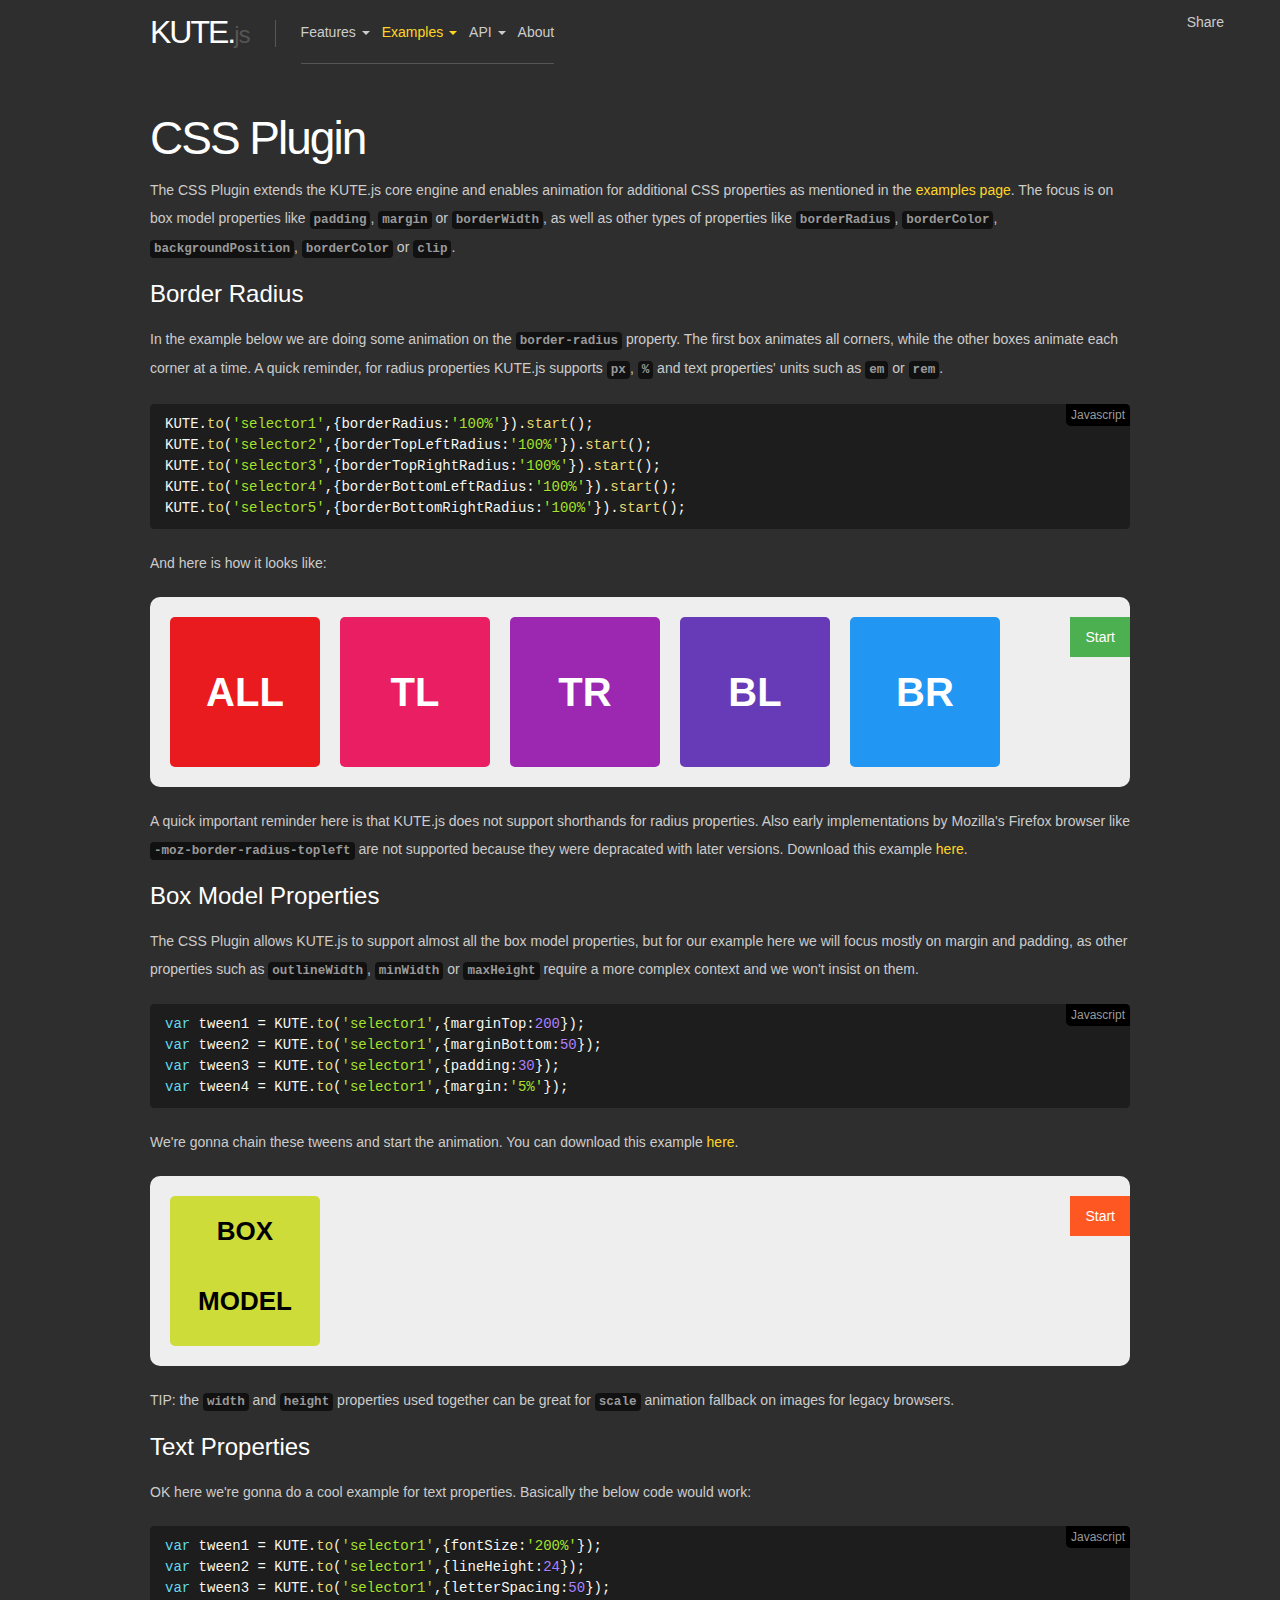
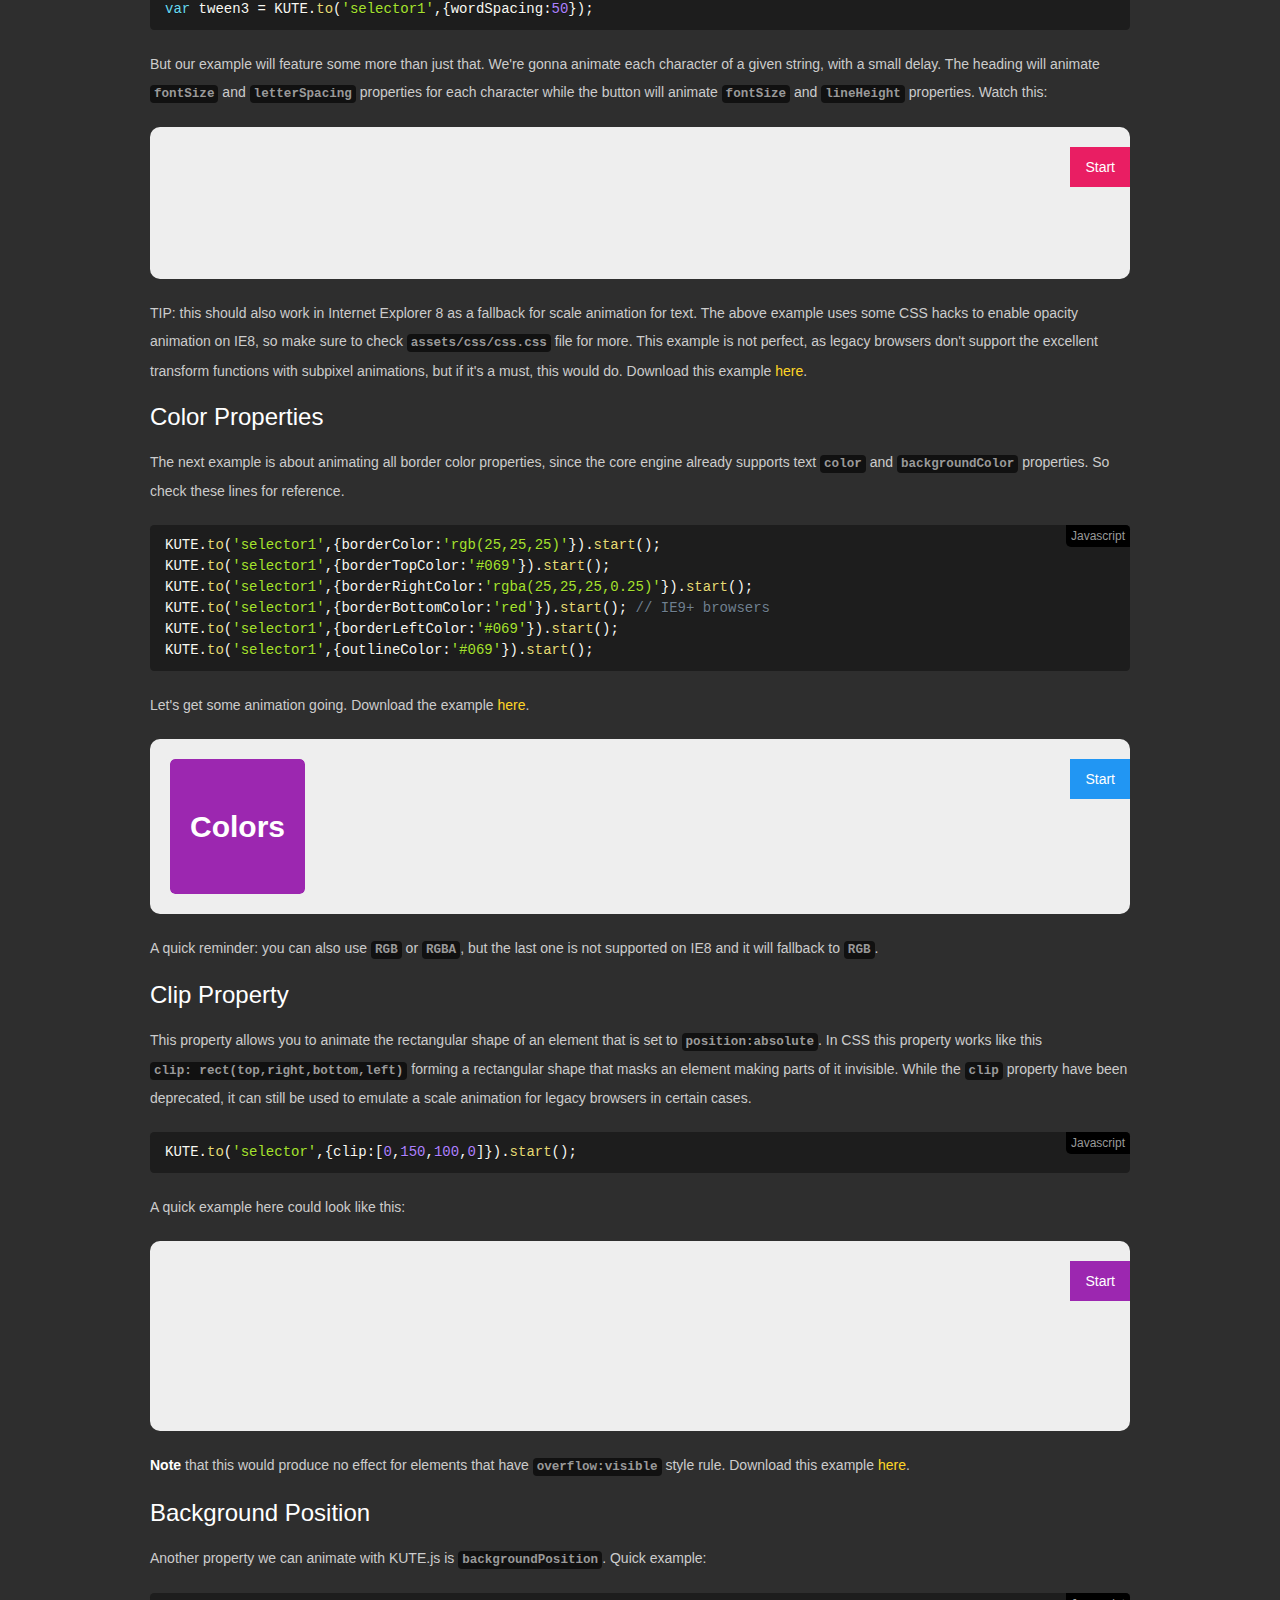
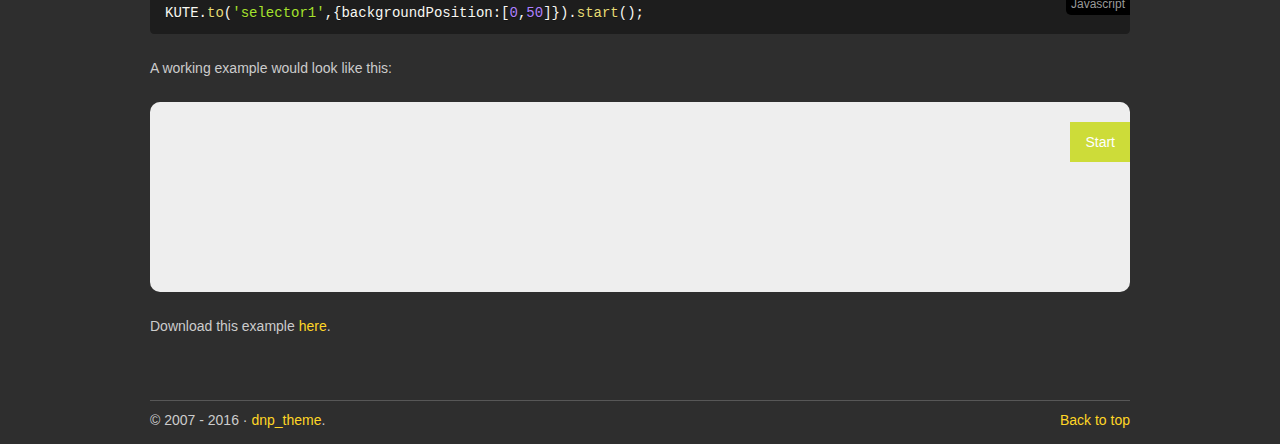
<file: kute.js-master/demo/css.html>
<!DOCTYPE html>
<!--[if IE 7]><html class="ie ie7" lang="en"><![endif]-->
<!--[if IE 8]><html class="ie ie8" lang="en"><![endif]-->
<!--[if IE 9]><html class="ie ie9" lang="en"><![endif]-->

<!--[if gte IE 10 | !IE ]><!-->
<html lang="en">
<!--<![endif]-->

<head>
    <meta charset="utf-8">
    <meta http-equiv="X-UA-Compatible" content="IE=edge">
    <meta name="viewport" content="width=device-width, initial-scale=1, minimum-scale=1.0">
    <meta name="description" content="The CSS Plugin for KUTE.js extends the core engine with additional box model properties, color properties, border-radius, text properties and others.">
    <meta name="keywords" content="kute,kute.js,animation,javascript animation,tweening engine,animation engine,css,css3,border-radius,border-color,clip,background-position,Javascript,Native Javascript,vanilla javascript,jQuery">
    <meta name="author" content="dnp_theme">
    <link rel="shortcut icon" href="./assets/img/favicon.png">

    <title>KUTE.js CSS Plugin | Javascript Animation Engine</title>

    <!-- RESET CSS -->
    <link type="text/css" href="./assets/css/reset.css" rel="stylesheet">

    <!-- DEMO KUTE CSS -->
    <link type="text/css" href="./assets/css/kute.css" rel="stylesheet">

    <!-- Ion Icons -->
    <link type="text/css" href="http://code.ionicframework.com/ionicons/2.0.1/css/ionicons.min.css" rel="stylesheet">

    <!-- Synthax highlighter -->
    <link href="./assets/css/prism.css" rel="stylesheet">

    <!-- Polyfill -->
    <script src="./assets/js/minifill.js">
    </script>
    <!--[if lt IE 9]>
      <script src="https://oss.maxcdn.com/html5shiv/3.7.2/html5shiv.min.js"></script>
    <![endif]-->

    <!-- legacy browsers support via polyfill, you must remove the above when used
    <script src="https://cdn.polyfill.io/v2/polyfill.js?features=default,getComputedStyle|gated"> </script> -->

</head>

<body>
    <div class="site-wrapper">

        <div class="navbar-wrapper">
            <div class="content-wrap">
                <a href="index.html"><h1>KUTE.<span>js</span></h1></a>
                <ul class="nav">
                    <li class="btn-group"><a href="#" data-function="toggle">Features <span class="caret"></span></a>
                        <ul class="subnav">
                            <li><a href="features.html">Feature Overview</a></li>
                            <li><a href="properties.html">Supported Properties</a></li>
                        </ul>
                    </li>
                    <li class="btn-group active">
                        <a href="#" data-function="toggle">Examples <span class="caret"></span></a>
                        <ul class="subnav">
                            <li><a href="examples.html">Core Engine</a></li>
                            <li class="active"><a href="css.html">CSS Plugin </a></li>
                            <li><a href="svg.html">SVG Plugin </a></li>
                            <li><a href="text.html">Text Plugin </a></li>
                            <li><a href="attr.html">Attributes Plugin </a></li>
                        </ul>
                    </li>
                    <li class="btn-group">
                        <a href="#" data-function="toggle">API <span class="caret"></span></a>
                        <ul class="subnav">
                            <li><a href="start.html">Getting Started</a></li>
                            <li><a href="api.html">Public Methods</a></li>
                            <li><a href="options.html">Tween Options</a></li>
                            <li><a href="easing.html">Easing Functions</a></li>
                            <li><a href="extend.html">Extend Guide</a></li>
                        </ul>
                    </li>
                    <li><a href="about.html">About</a></li>
                </ul>
            </div>
        </div>

        <div class="content-wrap">
            <h2>CSS Plugin</h2>
            <p>The CSS Plugin extends the KUTE.js core engine and enables animation for additional CSS properties as mentioned in the <a href="examples.html">examples page</a>. The focus is on box model properties like <code>padding</code>, <code>margin</code>                or <code>borderWidth</code>, as well as other types of properties like <code>borderRadius</code>, <code>borderColor</code>, <code>backgroundPosition</code>, <code>borderColor</code> or <code>clip</code>.</p>


            <h3>Border Radius</h3>
            <p>In the example below we are doing some animation on the <code>border-radius</code> property. The first box animates all corners, while the other boxes animate each corner at a time. A quick reminder, for radius properties KUTE.js supports
                <code>px</code>, <code>%</code> and text properties' units such as <code>em</code> or <code>rem</code>.</p>
            <pre><code class="language-javascript">KUTE.to('selector1',{borderRadius:'100%'}).start();
KUTE.to('selector2',{borderTopLeftRadius:'100%'}).start();
KUTE.to('selector3',{borderTopRightRadius:'100%'}).start();
KUTE.to('selector4',{borderBottomLeftRadius:'100%'}).start();
KUTE.to('selector5',{borderBottomRightRadius:'100%'}).start();
</code></pre>

            <p>And here is how it looks like:</p>

            <div class="featurettes">
                <div id="allRadius" class="example-item example-box bg-red">ALL</div>
                <div id="tlRadius" class="example-item example-box bg-pink">TL</div>
                <div id="trRadius" class="example-item example-box bg-olive">TR</div>
                <div id="blRadius" class="example-item example-box bg-indigo">BL</div>
                <div id="brRadius" class="example-item example-box bg-blue">BR</div>

                <div class="example-buttons">
                    <a id="radiusBtn" class="btn btn-green" href="javascript:void(0)">Start</a>
                </div>
            </div>

            <p>A quick important reminder here is that KUTE.js does not support shorthands for radius properties. Also early implementations by Mozilla's Firefox browser like <code>-moz-border-radius-topleft</code> are not supported because they were depracated
                with later versions. Download this example <a href='http://codepen.io/thednp/share/zip/VvpypW/'>here</a>.</p>

            <h3>Box Model Properties</h3>
            <p>The CSS Plugin allows KUTE.js to support almost all the box model properties, but for our example here we will focus mostly on margin and padding, as other properties such as <code>outlineWidth</code>, <code>minWidth</code> or <code>maxHeight</code>                require a more complex context and we won't insist on them.</p>
            <pre><code class="language-javascript">var tween1 = KUTE.to('selector1',{marginTop:200});
var tween2 = KUTE.to('selector1',{marginBottom:50});
var tween3 = KUTE.to('selector1',{padding:30});
var tween4 = KUTE.to('selector1',{margin:'5%'});
</code></pre>
            <p>We're gonna chain these tweens and start the animation. You can download this example <a href='http://codepen.io/thednp/share/zip/xwqYbX/'>here</a>.</p>
            <div id="boxModel" class="featurettes">
                <div class="example-box example-box-model bg-lime" style="padding: 0; font-size:26px; line-height: 70px;">BOX<br>&nbsp;MODEL&nbsp;</div>

                <div class="example-buttons">
                    <a class="btn btn-orange" href="#">Start</a>
                </div>
            </div>


            <p>TIP: the <code>width</code> and <code>height</code> properties used together can be great for <code>scale</code> animation fallback on images for legacy browsers.</p>

            <h3>Text Properties</h3>
            <p>OK here we're gonna do a cool example for text properties. Basically the below code would work:</p>
            <pre><code class="language-javascript">var tween1 = KUTE.to('selector1',{fontSize:'200%'});
var tween2 = KUTE.to('selector1',{lineHeight:24});
var tween3 = KUTE.to('selector1',{letterSpacing:50});
var tween3 = KUTE.to('selector1',{wordSpacing:50});
</code></pre>
            <p>But our example will feature some more than just that. We're gonna animate each character of a given string, with a small delay. The heading will animate <code>fontSize</code> and <code>letterSpacing</code> properties for each character while
                the button will animate <code>fontSize</code> and <code>lineHeight</code> properties. Watch this:</p>

            <div id="textProperties" class="featurettes" style="height: 152px">
                <h1 class="example-item">Howdy!</h1>
                <a href="javascript:void(0)" class="example-item btn btn-red">Button</a>

                <div class="example-buttons"><a class="btn btn-pink" href="javascript:void(0)">Start</a></div>
            </div>
            <p>TIP: this should also work in Internet Explorer 8 as a fallback for scale animation for text. The above example uses some CSS hacks to enable opacity animation on IE8, so make sure to check <code>assets/css/css.css</code> file for more. This
                example is not perfect, as legacy browsers don't support the excellent transform functions with subpixel animations, but if it's a must, this would do. Download this example <a href='http://codepen.io/thednp/share/zip/bVqLpb/'>here</a>.</p>

            <h3>Color Properties</h3>
            <p>The next example is about animating all border color properties, since the core engine already supports text <code>color</code> and <code>backgroundColor</code> properties. So check these lines for reference.</p>
            <pre><code class="language-javascript">KUTE.to('selector1',{borderColor:'rgb(25,25,25)'}).start();
KUTE.to('selector1',{borderTopColor:'#069'}).start();
KUTE.to('selector1',{borderRightColor:'rgba(25,25,25,0.25)'}).start();
KUTE.to('selector1',{borderBottomColor:'red'}).start(); // IE9+ browsers
KUTE.to('selector1',{borderLeftColor:'#069'}).start();
KUTE.to('selector1',{outlineColor:'#069'}).start();
</code></pre>
            <p>Let's get some animation going. Download the example <a href='http://codepen.io/thednp/share/zip/OypvNR/'>here</a>.</p>

            <div id="colBox" class="featurettes">
                <div class="example-item example-box bg-olive" style="outline: #eee solid 5px; width: 135px; height: 135px; border:15px solid #9C27B0; line-height: 105px; font-size:30px">Colors</div>

                <div class="example-buttons">
                    <a class="btn btn-blue" href="#">Start</a>
                </div>
            </div>

            <p>A quick reminder: you can also use <code>RGB</code> or <code>RGBA</code>, but the last one is not supported on IE8 and it will fallback to <code>RGB</code>.</p>

            <h3>Clip Property</h3>
            <p>This property allows you to animate the rectangular shape of an element that is set to <code>position:absolute</code>. In CSS this property works like this <code>clip: rect(top,right,bottom,left)</code> forming a rectangular shape that masks an element making parts of it invisible. While the <code>clip</code> property have been deprecated, it can still be used to emulate a scale animation for legacy browsers in certain cases.</p>

            <pre><code class="language-javascript">KUTE.to('selector',{clip:[0,150,100,0]}).start();</code></pre>

            <p>A quick example here could look like this:</p>

            <div id="clip" class="featurettes" style="min-height: 190px">
                <div class="example-item example-box bg-red" style="position: absolute; background: url('http://img.dummy-image-generator.com/people/dummy-250x250-Eye.jpg') center center no-repeat;"></div>

                <div class="example-buttons">
                    <a class="btn btn-olive" href="#">Start</a>
                </div>
            </div>
            <p><strong>Note</strong> that this would produce no effect for elements that have <code>overflow:visible</code> style rule. Download this example <a href='http://codepen.io/thednp/pen/NGpYmM/'>here</a>.</p>

            <h3>Background Position</h3>
            <p>Another property we can animate with KUTE.js is <code>backgroundPosition</code>. Quick example:</p>
            <pre><code class="language-javascript">KUTE.to('selector1',{backgroundPosition:[0,50]}).start();</code></pre>
            <p>A working example would look like this:</p>

            <div id="bgPos" class="featurettes">
                <div class="example-item example-box" style="background: url('http://img.dummy-image-generator.com/abstract/dummy-400x300-Rope.jpg') center center no-repeat;"></div>

                <div class="example-buttons">
                    <a class="btn btn-lime" href="#">Start</a>
                </div>
            </div>
            <p>Download this example <a href='http://codepen.io/thednp/share/zip/EVWEwJ/'>here</a>.</p>

        </div>

        <ul id="share" class="nav">
            <li>Share </li>
            <li class="hidden-xs"><a target="_blank" href="https://www.facebook.com/sharer/sharer.php?u=http://thednp.github.io/kute.js/index.html" title="Share KUTE.js on Facebook"><span class="ion-social-facebook-outline icon"></span></a></li>
            <li class="hidden-xs"><a target="_blank" href="https://twitter.com/home?status=Spread the word about %23KUTEJS animation engine by @dnp_theme and download here http://thednp.github.io/kute.js/index.html" title="Share KUTE.js on Twitter"><span class="icon ion-social-twitter-outline"></span></a></li>
            <li class="hidden-xs"><a target="_blank" href="https://plus.google.com/share?url=http://thednp.github.io/kute.js/index.html" title="Share KUTE.js on Google+"><span class="icon ion-social-googleplus-outline"></span></a></li>
        </ul>

        <!-- FOOTER -->
        <footer>
            <div class="content-wrap">
                <p class="pull-right"><a id="toTop" href="#">Back to top</a></p>
                <p>&copy; 2007 - 2016 &middot; <a href="http://themeforest.net/user/dnp_theme?ref=dnp_theme">dnp_theme</a>.</p>
            </div>
        </footer>

    </div>
    <!-- /.site-wrapper -->



    <!-- JavaScript
================================================== -->
    <!-- Placed at the end of the document so the pages load faster -->

    <!-- highlighter -->
    <script src="./assets/js/prism.js" type="text/javascript"></script>

    <!--<script src="http://cdn.jsdelivr.net/kute.js/1.6.0/kute.min.js"></script>  KUTE CDN -->
    <script src="./src/kute.min.js"></script>
    <!-- KUTE.js core -->
    <script src="./src/kute-css.min.js"></script>
    <!-- KUTE.js CSS Plugin -->
    <script src="./assets/js/scripts.js"></script>
    <!-- global scripts stuff -->
    <script src="./assets/js/css.js"></script>
    <!-- css plugin examples -->
</body>

</html>
</file>
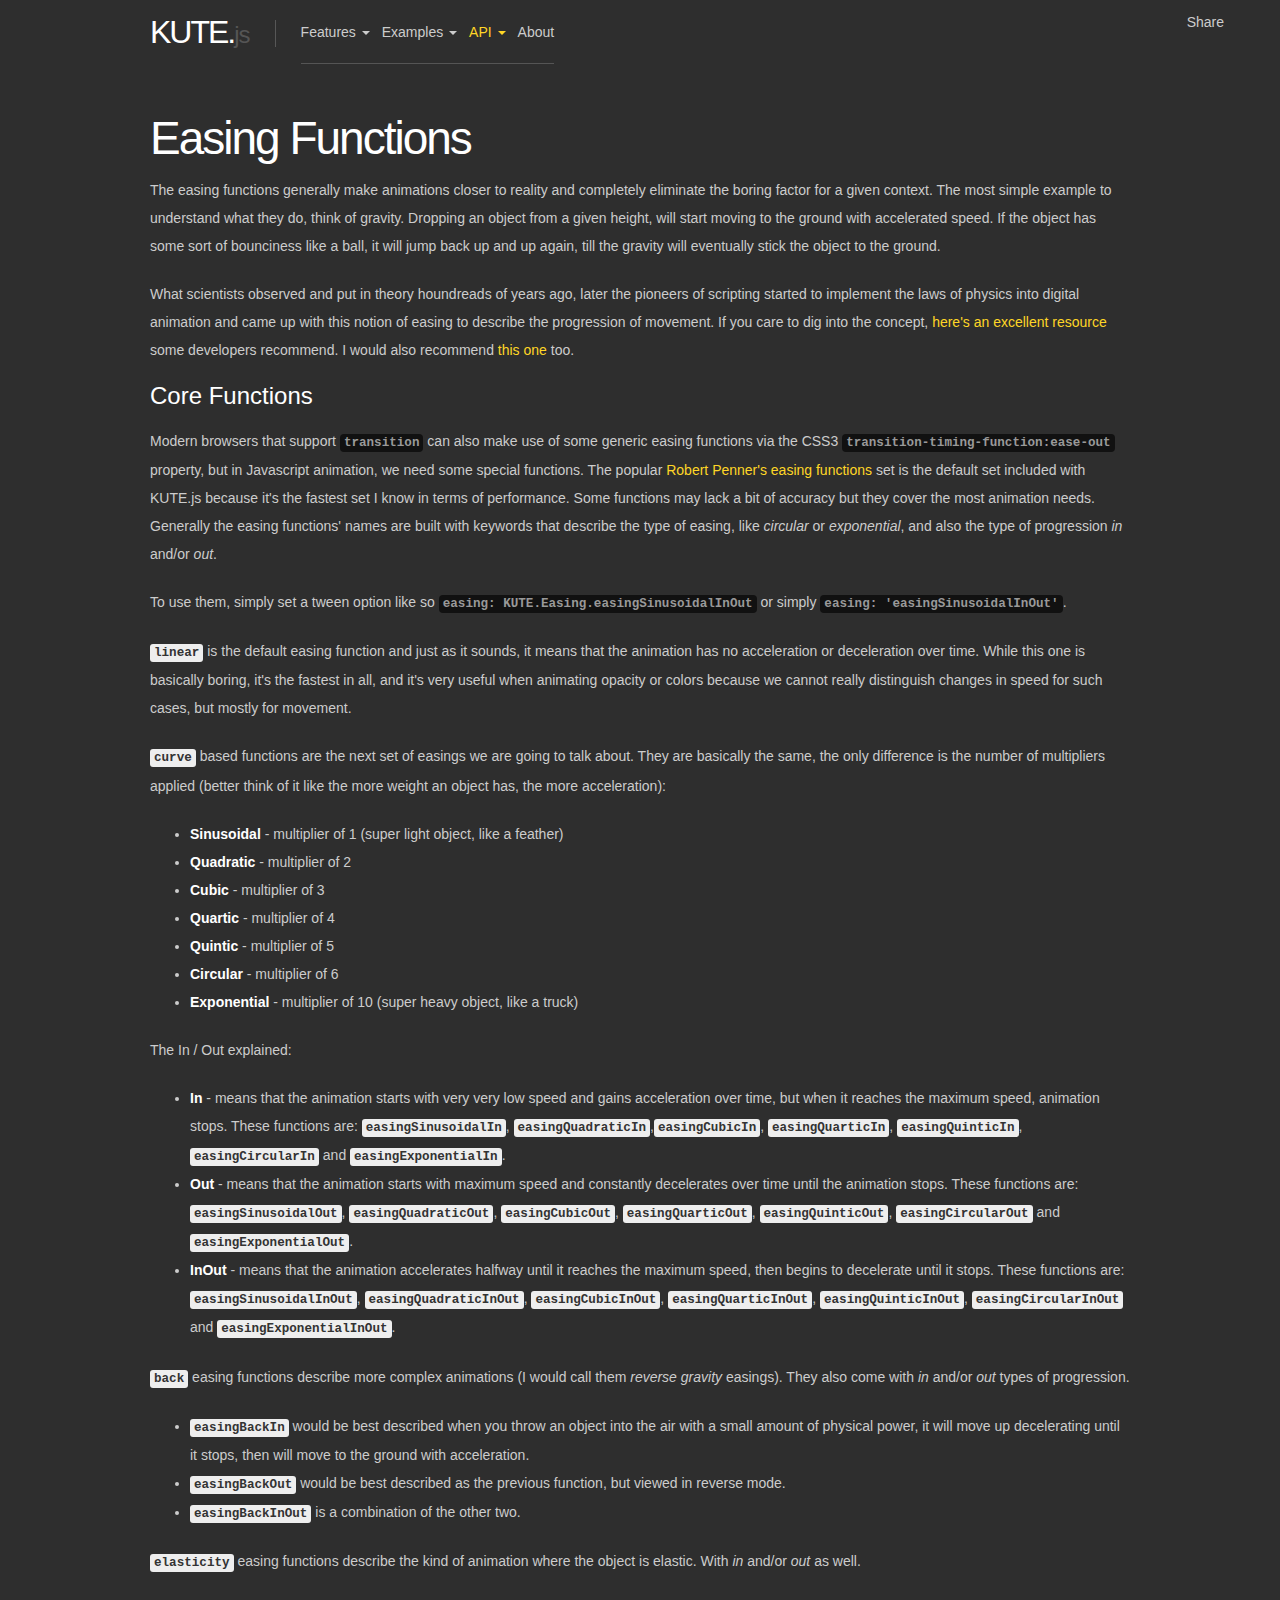
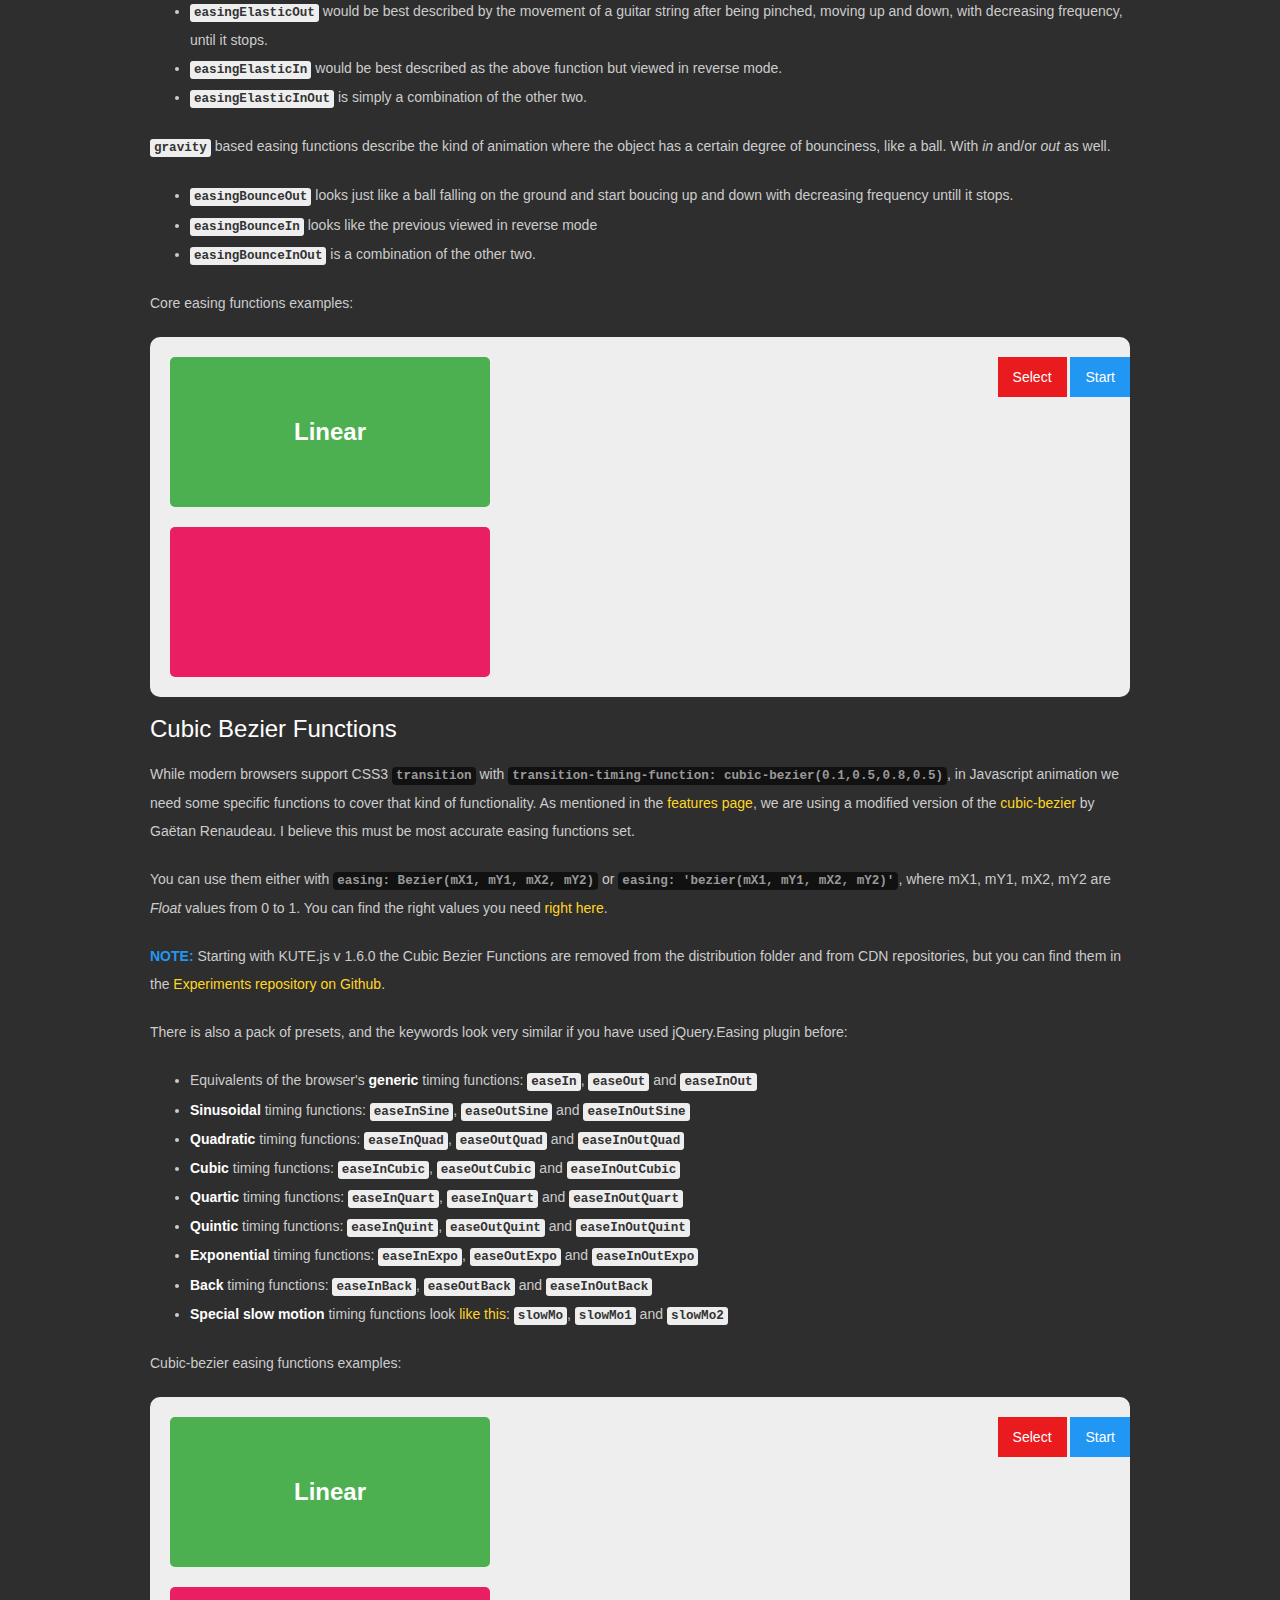
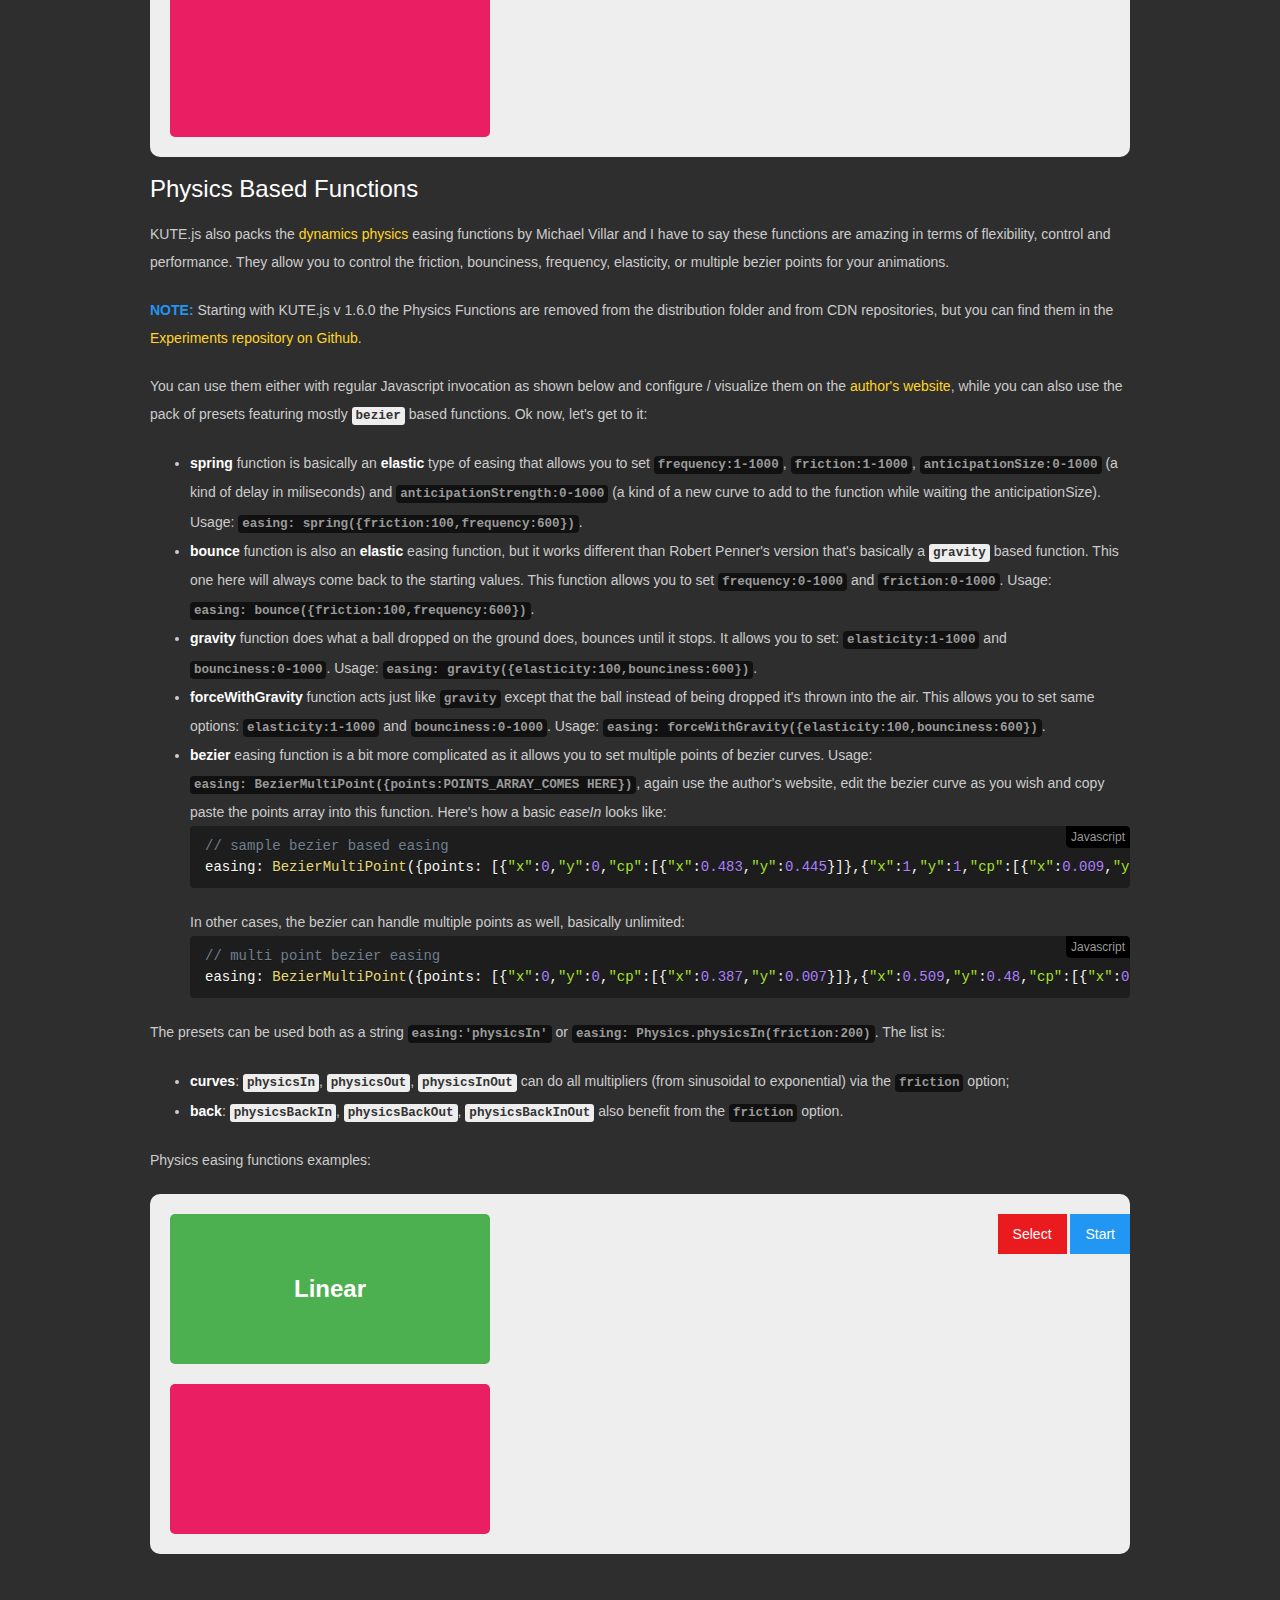
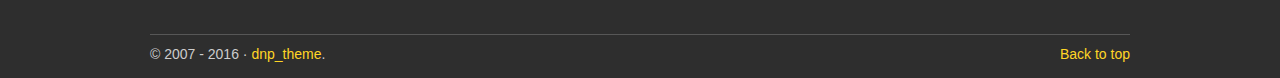
<file: kute.js-master/demo/easing.html>
<!DOCTYPE html>
<!--[if IE 7]><html class="ie ie7" lang="en"><![endif]-->
<!--[if IE 8]><html class="ie ie8" lang="en"><![endif]-->
<!--[if IE 9]><html class="ie ie9" lang="en"><![endif]-->

<!--[if !IE ]><!-->
<html lang="en">
<!--<![endif]-->

<head>
    <meta charset="utf-8">
    <meta http-equiv="X-UA-Compatible" content="IE=edge">
    <meta name="viewport" content="width=device-width, initial-scale=1, minimum-scale=1.0">
    <meta name="description" content="A detailed API documentation on KUTE.js main methods, options and easing functions.">
    <meta name="keywords" content="kute,kute.js,animation,javascript animation,tweening engine,animation engine,easing,easing functions,cubic bezier easing,Javascript,Native Javascript,vanilla javascript,jQuery">
    <meta name="author" content="dnp_theme">
    <link rel="shortcut icon" href="./assets/img/favicon.png">
    <!-- TO DO -->

    <title>KUTE.js Easing Functions | Javascript Animation Engine</title>

    <!-- RESET CSS -->
    <link type="text/css" href="./assets/css/reset.css" rel="stylesheet">

    <!-- DEMO KUTE CSS -->
    <link type="text/css" href="./assets/css/kute.css" rel="stylesheet">

    <!-- Ion Icons -->
    <link type="text/css" href="http://code.ionicframework.com/ionicons/2.0.1/css/ionicons.min.css" rel="stylesheet">

    <!-- Synthax highlighter -->
    <link href="./assets/css/prism.css" rel="stylesheet">

    <!-- Polyfill -->
    <script src="./assets/js/minifill.js">
    </script>
    <!--[if lt IE 9]>
      <script src="https://oss.maxcdn.com/html5shiv/3.7.2/html5shiv.min.js"></script>
    <![endif]-->

    <!-- legacy browsers support via polyfill, you must remove the above when used
    <script src="https://cdn.polyfill.io/v2/polyfill.js?features=default,getComputedStyle|gated"> </script> -->


</head>

<body>

    <div class="site-wrapper">

        <div class="navbar-wrapper">
            <div class="content-wrap">
                <a href="index.html"><h1>KUTE.<span>js</span></h1></a>
                <ul class="nav">
                    <li class="btn-group"><a href="#" data-function="toggle">Features <span class="caret"></span></a>
                        <ul class="subnav">
                            <li><a href="features.html">Feature Overview</a></li>
                            <li><a href="properties.html">Supported Properties</a></li>
                        </ul>
                    </li>
                    <li class="btn-group">
                        <a href="#" data-function="toggle">Examples <span class="caret"></span></a>
                        <ul class="subnav">
                            <li><a href="examples.html">Core Engine</a></li>
                            <li><a href="css.html">CSS Plugin </a></li>
                            <li><a href="svg.html">SVG Plugin </a></li>
                            <li><a href="text.html">Text Plugin </a></li>
                            <li><a href="attr.html">Attributes Plugin </a></li>
                        </ul>
                    </li>
                    <li class="btn-group active">
                        <a href="#" data-function="toggle">API <span class="caret"></span></a>
                        <ul class="subnav">
                            <li><a href="start.html">Getting Started</a></li>
                            <li><a href="api.html">Public Methods</a></li>
                            <li><a href="options.html">Tween Options</a></li>
                            <li class="active"><a href="easing.html">Easing Functions</a></li>
                            <li><a href="extend.html">Extend Guide</a></li>
                        </ul>
                    </li>
                    <li><a href="about.html">About</a></li>
                </ul>
            </div>
        </div>


        <div class="content-wrap">

            <h2>Easing Functions</h2>
            <p>The easing functions generally make animations closer to reality and completely eliminate the boring factor for a given context. The most simple example to understand what they do, think of gravity. Dropping an object from a given height,
                will start moving to the ground with accelerated speed. If the object has some sort of bounciness like a ball, it will jump back up and up again, till the gravity will eventually stick the object to the ground.</p>
            <p>What scientists observed and put in theory houndreads of years ago, later the pioneers of scripting started to implement the laws of physics into digital animation and came up with this notion of easing to describe the progression of movement.
                If you care to dig into the concept, <a href="http://upshots.org/actionscript/jsas-understanding-easing" targt="_blank">here's an excellent resource</a> some developers recommend. I would also recommend
                <a href="https://medium.com/@sureshvselvaraj/animation-principles-in-ui-design-understanding-easing-bea05243fe3"
                    target="_blank">this one</a> too.</p>

            <h3>Core Functions</h3>
            <p>Modern browsers that support <code>transition</code> can also make use of some generic easing functions via the CSS3 <code>transition-timing-function:ease-out</code> property, but in Javascript animation, we need some special functions. The
                popular <a href="robertpenner.com/easing/" target="_blank">Robert Penner's easing functions</a> set is the default set included with KUTE.js because it's the fastest set I know in terms of performance. Some functions may lack a bit of
                accuracy but they cover the most animation needs. Generally the easing functions' names are built with keywords that describe the type of easing, like <em>circular</em> or <em>exponential</em>, and also the type of progression <em>in</em>                and/or <em>out</em>.</p>

            <p>To use them, simply set a tween option like so <code>easing: KUTE.Easing.easingSinusoidalInOut</code> or simply <code>easing: 'easingSinusoidalInOut'</code>.</p>
            <p><kbd>linear</kbd> is the default easing function and just as it sounds, it means that the animation has no acceleration or deceleration over time. While this one is basically boring, it's the fastest in all, and it's very useful when animating
                opacity or colors because we cannot really distinguish changes in speed for such cases, but mostly for movement.</p>

            <p><kbd>curve</kbd> based functions are the next set of easings we are going to talk about. They are basically the same, the only difference is the number of multipliers applied (better think of it like the more weight an object has, the more
                acceleration):</p>
            <ul>
                <li><strong>Sinusoidal</strong> - multiplier of 1 (super light object, like a feather)</li>
                <li><strong>Quadratic</strong> - multiplier of 2</li>
                <li><strong>Cubic</strong> - multiplier of 3</li>
                <li><strong>Quartic</strong> - multiplier of 4</li>
                <li><strong>Quintic</strong> - multiplier of 5</li>
                <li><strong>Circular</strong> - multiplier of 6</li>
                <li><strong>Exponential</strong> - multiplier of 10 (super heavy object, like a truck)</li>
            </ul>

            <p>The In / Out explained:</p>
            <ul>
                <li><strong>In</strong> - means that the animation starts with very very low speed and gains acceleration over time, but when it reaches the maximum speed, animation stops. These functions are: <kbd>easingSinusoidalIn</kbd>, <kbd>easingQuadraticIn</kbd>,<kbd>easingCubicIn</kbd>,
                    <kbd>easingQuarticIn</kbd>, <kbd>easingQuinticIn</kbd>, <kbd>easingCircularIn</kbd> and <kbd>easingExponentialIn</kbd>.</li>
                <li><strong>Out</strong> - means that the animation starts with maximum speed and constantly decelerates over time until the animation stops. These functions are: <kbd>easingSinusoidalOut</kbd>, <kbd>easingQuadraticOut</kbd>, <kbd>easingCubicOut</kbd>,
                    <kbd>easingQuarticOut</kbd>, <kbd>easingQuinticOut</kbd>, <kbd>easingCircularOut</kbd> and <kbd>easingExponentialOut</kbd>.</li>
                <li><strong>InOut</strong> - means that the animation accelerates halfway until it reaches the maximum speed, then begins to decelerate until it stops. These functions are: <kbd>easingSinusoidalInOut</kbd>, <kbd>easingQuadraticInOut</kbd>,
                    <kbd>easingCubicInOut</kbd>, <kbd>easingQuarticInOut</kbd>, <kbd>easingQuinticInOut</kbd>, <kbd>easingCircularInOut</kbd> and <kbd>easingExponentialInOut</kbd>.</li>
            </ul>

            <p><kbd>back</kbd> easing functions describe more complex animations (I would call them <em>reverse gravity</em> easings). They also come with <em>in</em> and/or <em>out</em> types of progression. </p>
            <ul>
                <li><kbd>easingBackIn</kbd> would be best described when you throw an object into the air with a small amount of physical power, it will move up decelerating until it stops, then will move to the ground with acceleration.</li>
                <li><kbd>easingBackOut</kbd> would be best described as the previous function, but viewed in reverse mode.</li>
                <li><kbd>easingBackInOut</kbd> is a combination of the other two.</li>
            </ul>

            <p><kbd>elasticity</kbd> easing functions describe the kind of animation where the object is elastic. With <em>in</em> and/or <em>out</em> as well. </p>
            <ul>
                <li><kbd>easingElasticOut</kbd> would be best described by the movement of a guitar string after being pinched, moving up and down, with decreasing frequency, until it stops.</li>
                <li><kbd>easingElasticIn</kbd> would be best described as the above function but viewed in reverse mode.</li>
                <li><kbd>easingElasticInOut</kbd> is simply a combination of the other two.</li>
            </ul>

            <p><kbd>gravity</kbd> based easing functions describe the kind of animation where the object has a certain degree of bounciness, like a ball. With <em>in</em> and/or <em>out</em> as well.</p>
            <ul>
                <li><kbd>easingBounceOut</kbd> looks just like a ball falling on the ground and start boucing up and down with decreasing frequency untill it stops.</li>
                <li><kbd>easingBounceIn</kbd> looks like the previous viewed in reverse mode</li>
                <li><kbd>easingBounceInOut</kbd> is a combination of the other two.</li>
            </ul>

            <p>Core easing functions examples:</p>
            <div class="featurettes">
                <div class="example-item easing-example example-box bg-green">Linear</div>
                <div class="example-item easing-example example-box bg-pink"></div>

                <div class="example-buttons">
                    <div class="btn-group">
                        <a class="btn btn-red easingSelectButton" data-function="toggle" href="#">Select</a>
                        <ul class="easings">
                            <li>easingSinusoidalIn</li>
                            <li>easingSinusoidalOut</li>
                            <li>easingSinusoidalInOut</li>
                            <li>easingQuadraticIn</li>
                            <li>easingQuadraticOut</li>
                            <li>easingQuadraticInOut</li>
                            <li>easingCubicIn</li>
                            <li>easingCubicOut</li>
                            <li>easingCubicInOut</li>
                            <li>easingQuarticIn</li>
                            <li>easingQuarticOut</li>
                            <li>easingQuarticInOut</li>
                            <li>easingQuinticIn</li>
                            <li>easingQuinticOut</li>
                            <li>easingQuinticInOut</li>
                            <li>easingCircularIn</li>
                            <li>easingCircularOut</li>
                            <li>easingCircularInOut</li>
                            <li>easingExponentialIn</li>
                            <li>easingExponentialOut</li>
                            <li>easingExponentialInOut</li>
                            <li>easingBackIn</li>
                            <li>easingBackOut</li>
                            <li>easingBackInOut</li>
                            <li>easingElasticIn</li>
                            <li>easingElasticOut</li>
                            <li>easingElasticInOut</li>
                        </ul>
                    </div>
                    <a class="btn btn-blue startEasingTween" href="#">Start</a>
                </div>
            </div>

            <h3>Cubic Bezier Functions</h3>
            <p>While modern browsers support CSS3 <code>transition</code> with <code>transition-timing-function: cubic-bezier(0.1,0.5,0.8,0.5)</code>, in Javascript animation we need some specific functions to cover that kind of functionality. As mentioned
                in the <a href="features.html">features page</a>, we are using a modified version of the <a href="https://github.com/gre/bezier-easing" target="_blank">cubic-bezier</a> by Gaëtan Renaudeau. I believe this must be most accurate easing functions
                set.</p>
            <p>You can use them either with <code>easing: Bezier(mX1, mY1, mX2, mY2)</code> or <code>easing: 'bezier(mX1, mY1, mX2, mY2)'</code>, where mX1, mY1, mX2, mY2 are <em>Float</em> values from 0 to 1. You can find the right values you need
                <a href="http://cubic-bezier.com/"
                    target="_blank">right here</a>.</p>
            <p><span class="text-blue text-strong">NOTE:</span> Starting with KUTE.js v 1.6.0 the Cubic Bezier Functions are removed from the distribution folder and from CDN repositories, but you can find them in the <a href="https://github.com/thednp/kute.js/tree/experiments">Experiments repository on Github</a>.</p>
            <p>There is also a pack of presets, and the keywords look very similar if you have used jQuery.Easing plugin before:</p>
            <ul>
                <li>Equivalents of the browser's <strong>generic</strong> timing functions: <kbd>easeIn</kbd>, <kbd>easeOut</kbd> and <kbd>easeInOut</kbd></li>
                <li><strong>Sinusoidal</strong> timing functions: <kbd>easeInSine</kbd>, <kbd>easeOutSine</kbd> and <kbd>easeInOutSine</kbd></li>
                <li><strong>Quadratic</strong> timing functions: <kbd>easeInQuad</kbd>, <kbd>easeOutQuad</kbd> and <kbd>easeInOutQuad</kbd></li>
                <li><strong>Cubic</strong> timing functions: <kbd>easeInCubic</kbd>, <kbd>easeOutCubic</kbd> and <kbd>easeInOutCubic</kbd></li>
                <li><strong>Quartic</strong> timing functions: <kbd>easeInQuart</kbd>, <kbd>easeInQuart</kbd> and <kbd>easeInOutQuart</kbd></li>
                <li><strong>Quintic</strong> timing functions: <kbd>easeInQuint</kbd>, <kbd>easeOutQuint</kbd> and <kbd>easeInOutQuint</kbd></li>
                <li><strong>Exponential</strong> timing functions: <kbd>easeInExpo</kbd>, <kbd>easeOutExpo</kbd> and <kbd>easeInOutExpo</kbd></li>
                <li><strong>Back</strong> timing functions: <kbd>easeInBack</kbd>, <kbd>easeOutBack</kbd> and <kbd>easeInOutBack</kbd></li>
                <li><strong>Special slow motion</strong> timing functions look <a href="http://cubic-bezier.com/#0,.58,1,.3" target="_blank">like this</a>: <kbd>slowMo</kbd>, <kbd>slowMo1</kbd> and <kbd>slowMo2</kbd></li>
            </ul>
            <p>Cubic-bezier easing functions examples:</p>
            <div class="featurettes">
                <div class="example-item easing-example example-box bg-green">Linear</div>
                <div class="example-item easing-example example-box bg-pink"></div>

                <div class="example-buttons">
                    <div class="btn-group">
                        <a class="btn btn-red easingSelectButton" data-function="toggle" href="#">Select</a>
                        <ul class="easings">
                            <li>bezier(0.15, 0.7, 0.2, 0.9)</li>
                            <li>bezier(0.25, 0.5, 0.6, 0.7)</li>
                            <li>bezier(0.35, 0.2, 0.9, 0.2)</li>
                            <li>easeIn</li>
                            <li>easeOut</li>
                            <li>easeInOut</li>
                            <li>easeInSine</li>
                            <li>easeOutSine</li>
                            <li>easeInOutSine</li>
                            <li>easeInQuad</li>
                            <li>easeOutQuad</li>
                            <li>easeInOutQuad</li>
                            <li>easeInCubic</li>
                            <li>easeOutCubic</li>
                            <li>easeInOutCubic</li>
                            <li>easeInQuart</li>
                            <li>easeOutQuart</li>
                            <li>easeInOutQuart</li>
                            <li>easeInQuint</li>
                            <li>easeOutQuint</li>
                            <li>easeInOutQuint</li>
                            <li>easeInExpo</li>
                            <li>easeOutExpo</li>
                            <li>easeInOutExpo</li>
                            <li>easeInCirc</li>
                            <li>easeOutCirc</li>
                            <li>easeInOutCirc</li>
                            <li>easeInBack</li>
                            <li>easeOutBack</li>
                            <li>easeInOutBack</li>
                            <li>slowMo</li>
                            <li>slowMo1</li>
                            <li>slowMo2</li>
                        </ul>
                    </div>
                    <a class="btn btn-blue startEasingTween" href="#">Start</a>
                </div>
            </div>


            <h3>Physics Based Functions</h3>
            <p>KUTE.js also packs the <a href="http://dynamicsjs.com/" target="_blank">dynamics physics</a> easing functions by Michael Villar and I have to say these functions are amazing in terms of flexibility, control and performance. They allow you
                to control the friction, bounciness, frequency, elasticity, or multiple bezier points for your animations.</p>
            <p><span class="text-blue text-strong">NOTE:</span> Starting with KUTE.js v 1.6.0 the Physics Functions are removed from the distribution folder and from CDN repositories, but you can find them in the <a href="https://github.com/thednp/kute.js/tree/experiments">Experiments repository on Github</a>.</p>
            <p>You can use them either with regular Javascript invocation as shown below and configure / visualize them on the <a href="http://dynamicsjs.com/" target="_blank">author's website</a>, while you can also use the pack of presets featuring mostly
                <kbd>bezier</kbd> based functions. Ok now, let's get to it:</p>

            <ul>
                <li><strong>spring</strong> function is basically an <strong>elastic</strong> type of easing that allows you to set <code>frequency:1-1000</code>, <code>friction:1-1000</code>, <code>anticipationSize:0-1000</code> (a kind of delay in miliseconds)
                    and <code>anticipationStrength:0-1000</code> (a kind of a new curve to add to the function while waiting the anticipationSize). Usage: <code>easing: spring({friction:100,frequency:600})</code>.</li>
                <li><strong>bounce</strong> function is also an <strong>elastic</strong> easing function, but it works different than Robert Penner's version that's basically a <kbd>gravity</kbd> based function. This one here will always come back to the
                    starting values. This function allows you to set <code>frequency:0-1000</code> and <code>friction:0-1000</code>. Usage: <code>easing: bounce({friction:100,frequency:600})</code>.</li>
                <li><strong>gravity</strong> function does what a ball dropped on the ground does, bounces until it stops. It allows you to set: <code>elasticity:1-1000</code> and <code>bounciness:0-1000</code>. Usage: <code>easing: gravity({elasticity:100,bounciness:600})</code>.</li>
                <li><strong>forceWithGravity</strong> function acts just like <code>gravity</code> except that the ball instead of being dropped it's thrown into the air. This allows you to set same options: <code>elasticity:1-1000</code> and <code>bounciness:0-1000</code>.
                    Usage: <code>easing: forceWithGravity({elasticity:100,bounciness:600})</code>.</li>
                <li><strong>bezier</strong> easing function is a bit more complicated as it allows you to set multiple points of bezier curves. Usage: <code>easing: BezierMultiPoint({points:POINTS_ARRAY_COMES HERE})</code>, again use the author's website,
                    edit the bezier curve as you wish and copy paste the points array into this function. Here's how a basic <em>easeIn</em> looks like:
                    <pre><code class="language-javascript">// sample bezier based easing
easing: BezierMultiPoint({points: [{"x":0,"y":0,"cp":[{"x":0.483,"y":0.445}]},{"x":1,"y":1,"cp":[{"x":0.009,"y":0.997}]}] });
</code></pre> In other cases, the bezier can handle multiple points as well, basically unlimited:
                    <pre><code class="language-javascript">// multi point bezier easing
easing: BezierMultiPoint({points: [{"x":0,"y":0,"cp":[{"x":0.387,"y":0.007}]},{"x":0.509,"y":0.48,"cp":[{"x":0.069,"y":0.874},{"x":0.928,"y":0.139}]},{"x":1,"y":1,"cp":[{"x":0.639,"y":0.988}]}] });
</code></pre>
                </li>
            </ul>
            <p>The presets can be used both as a string <code>easing:'physicsIn'</code> or <code>easing: Physics.physicsIn(friction:200)</code>. The list is:</p>
            <ul>
                <li><strong>curves</strong>: <kbd>physicsIn</kbd>, <kbd>physicsOut</kbd>, <kbd>physicsInOut</kbd> can do all multipliers (from sinusoidal to exponential) via the <code>friction</code> option;</li>
                <li><strong>back</strong>: <kbd>physicsBackIn</kbd>, <kbd>physicsBackOut</kbd>, <kbd>physicsBackInOut</kbd> also benefit from the <code>friction</code> option.</li>
            </ul>
            <p>Physics easing functions examples:</p>
            <div class="featurettes">
                <div class="example-item easing-example example-box bg-green">Linear</div>
                <div class="example-item easing-example example-box bg-pink"></div>

                <div class="example-buttons">
                    <div class="btn-group">
                        <a class="btn btn-red easingSelectButton" data-function="toggle" href="#">Select</a>
                        <ul class="easings">
                            <li>physicsIn</li>
                            <li>physicsOut</li>
                            <li>physicsInOut</li>
                            <li>physicsBackIn</li>
                            <li>physicsBackOut</li>
                            <li>physicsBackInOut</li>
                            <li>spring</li>
                            <li>bounce</li>
                            <li>gravity</li>
                            <li>forceWithGravity</li>
                            <li>bezier</li>
                            <li>multiPointBezier</li>
                        </ul>
                    </div>
                    <a class="btn btn-blue startEasingTween" href="#">Start</a>
                </div>
            </div>

        </div>

        <div class="content-wrap">

            <ul id="share" class="nav">
                <li>Share </li>
                <li class="hidden-xs"><a target="_blank" href="https://www.facebook.com/sharer/sharer.php?u=http://thednp.github.io/kute.js/index.html" title="Share KUTE.js on Facebook"><span class="ion-social-facebook-outline icon"></span></a></li>
                <li class="hidden-xs"><a target="_blank" href="https://twitter.com/home?status=Spread the word about %23KUTEJS animation engine by @dnp_theme and download here http://thednp.github.io/kute.js/index.html" title="Share KUTE.js on Twitter"><span class="icon ion-social-twitter-outline"></span></a></li>
                <li class="hidden-xs"><a target="_blank" href="https://plus.google.com/share?url=http://thednp.github.io/kute.js/index.html" title="Share KUTE.js on Google+"><span class="icon ion-social-googleplus-outline"></span></a></li>
            </ul>

        </div>

        <!-- FOOTER -->
        <footer>
            <div class="content-wrap">
                <p class="pull-right"><a id="toTop" href="#">Back to top</a></p>
                <p>&copy; 2007 - 2016 &middot; <a href="http://themeforest.net/user/dnp_theme?ref=dnp_theme">dnp_theme</a>.</p>
            </div>
        </footer>

    </div>
    <!-- /.site-wrapper -->



    <!-- JavaScript
================================================== -->
    <!-- Placed at the end of the document so the pages load faster -->

    <!-- highlighter -->
    <script src="./assets/js/prism.js" type="text/javascript"></script>

    <!--<script src="http://cdn.jsdelivr.net/kute.js/1.6.0/kute.min.js"></script>  KUTE CDN -->

    <script src="./src/kute.min.js"></script>
    <!-- KUTE.js core -->
    <script src="./assets/js/kute-bezier.min.js"></script>
    <!-- KUTE.js Bezier Easing -->
    <script src="./assets/js/kute-physics.min.js"></script>
    <!-- KUTE.js Physics Easing -->
    <script src="./assets/js/scripts.js"></script>
    <!-- global scripts stuff -->
    <script src="./assets/js/easing.js"></script>
    <!-- examples stuff -->
</body>

</html>
</file>
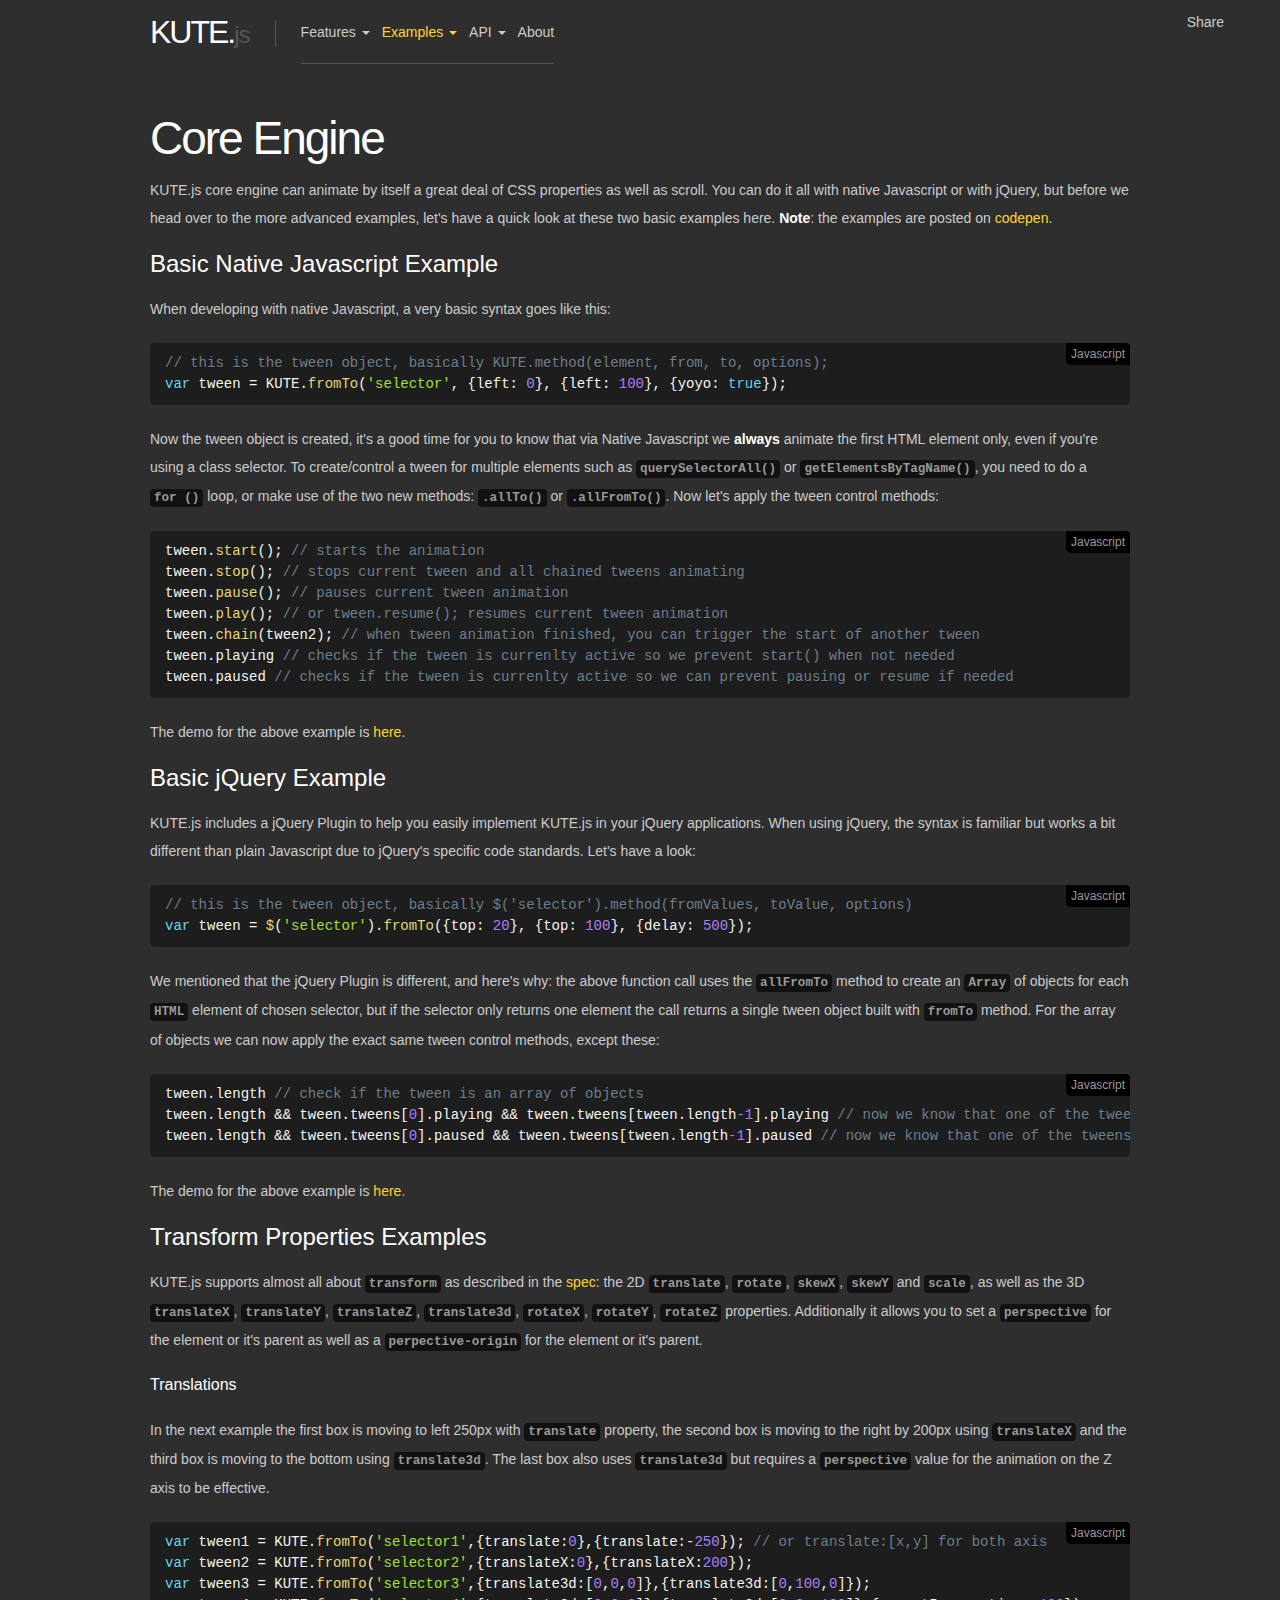
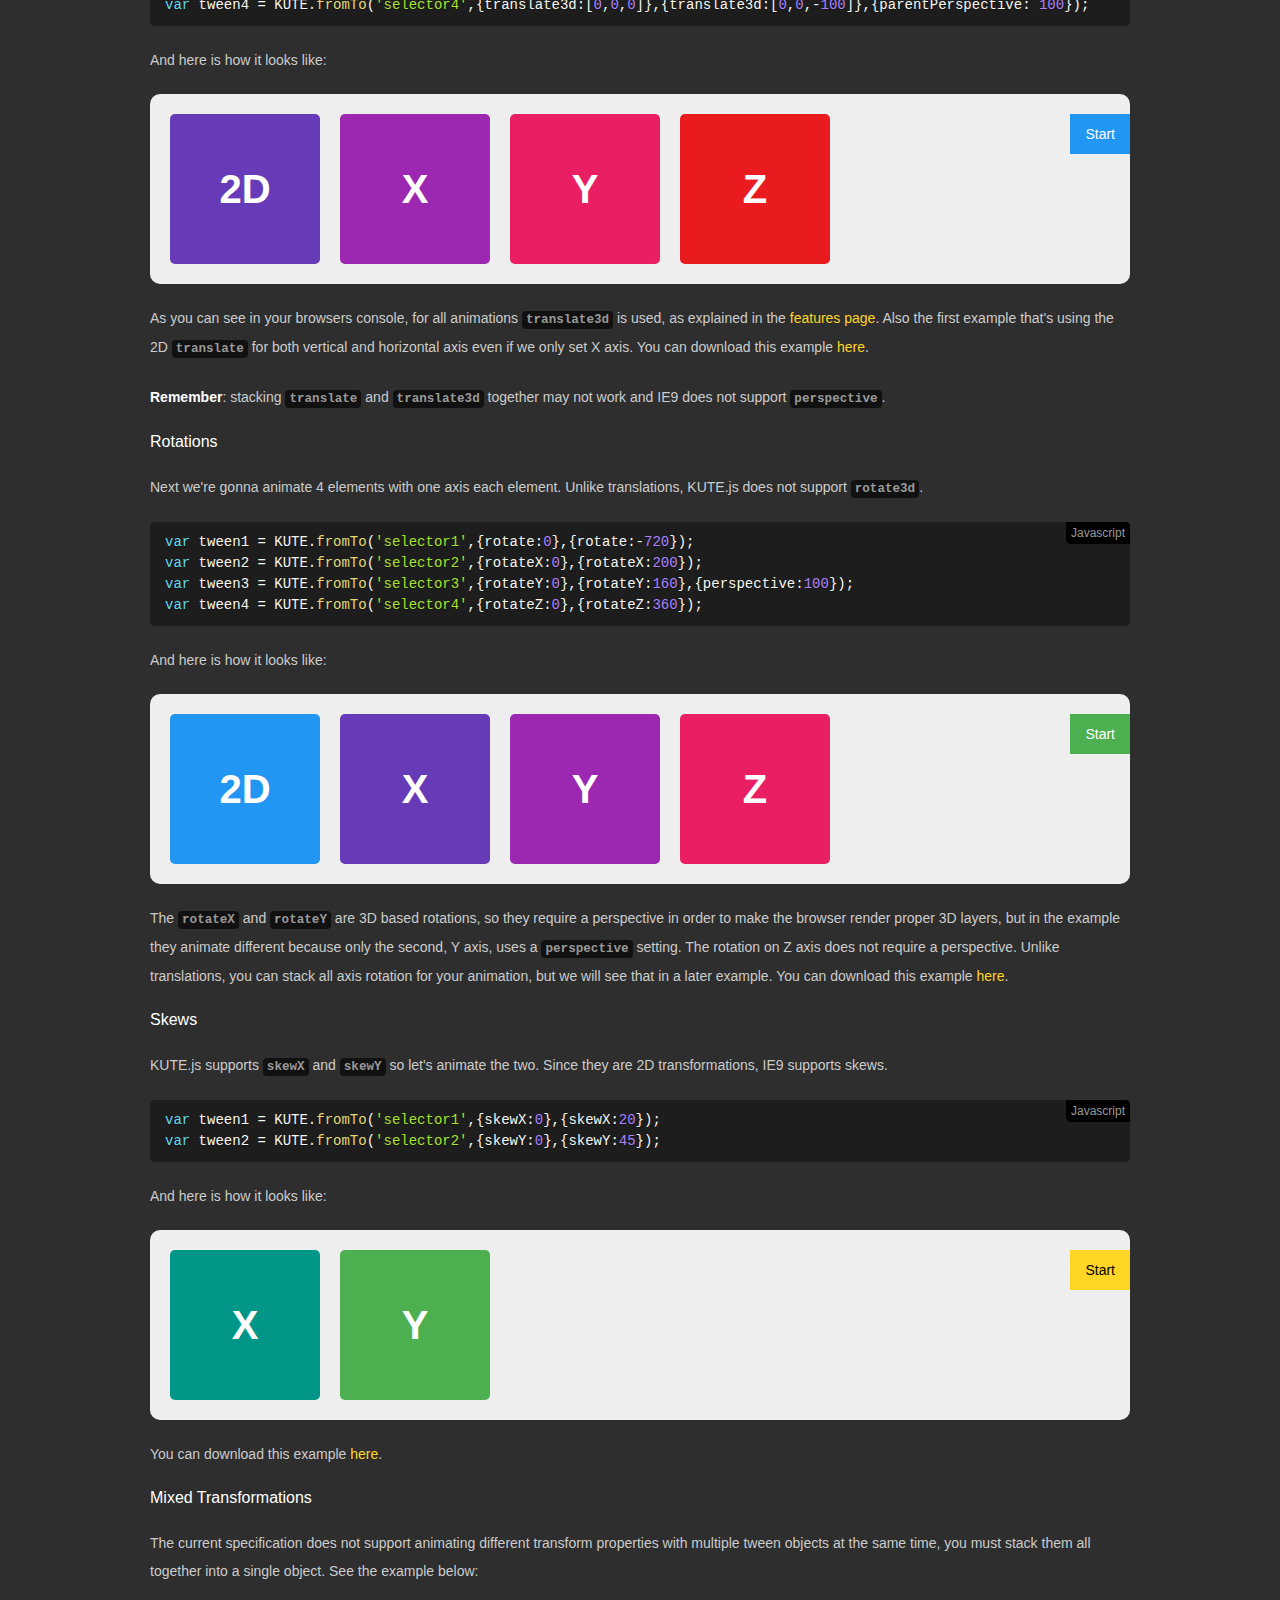
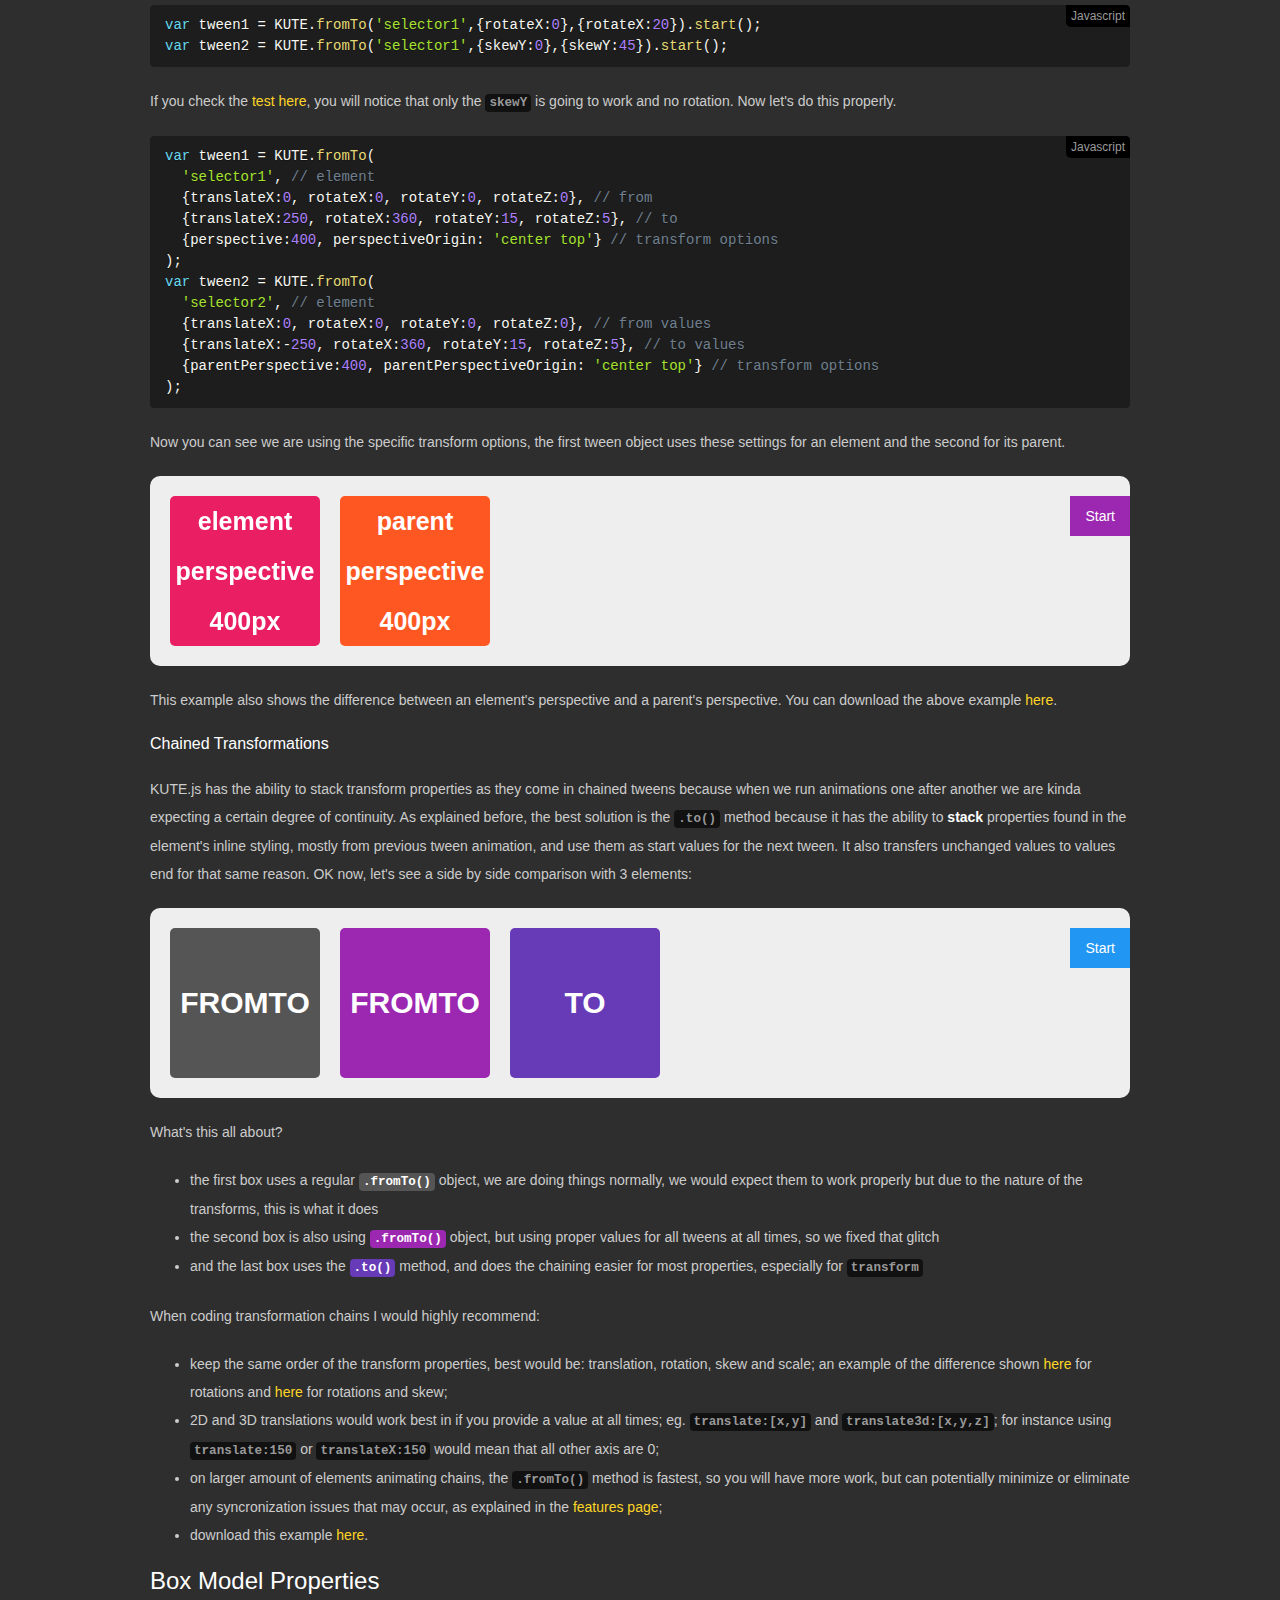
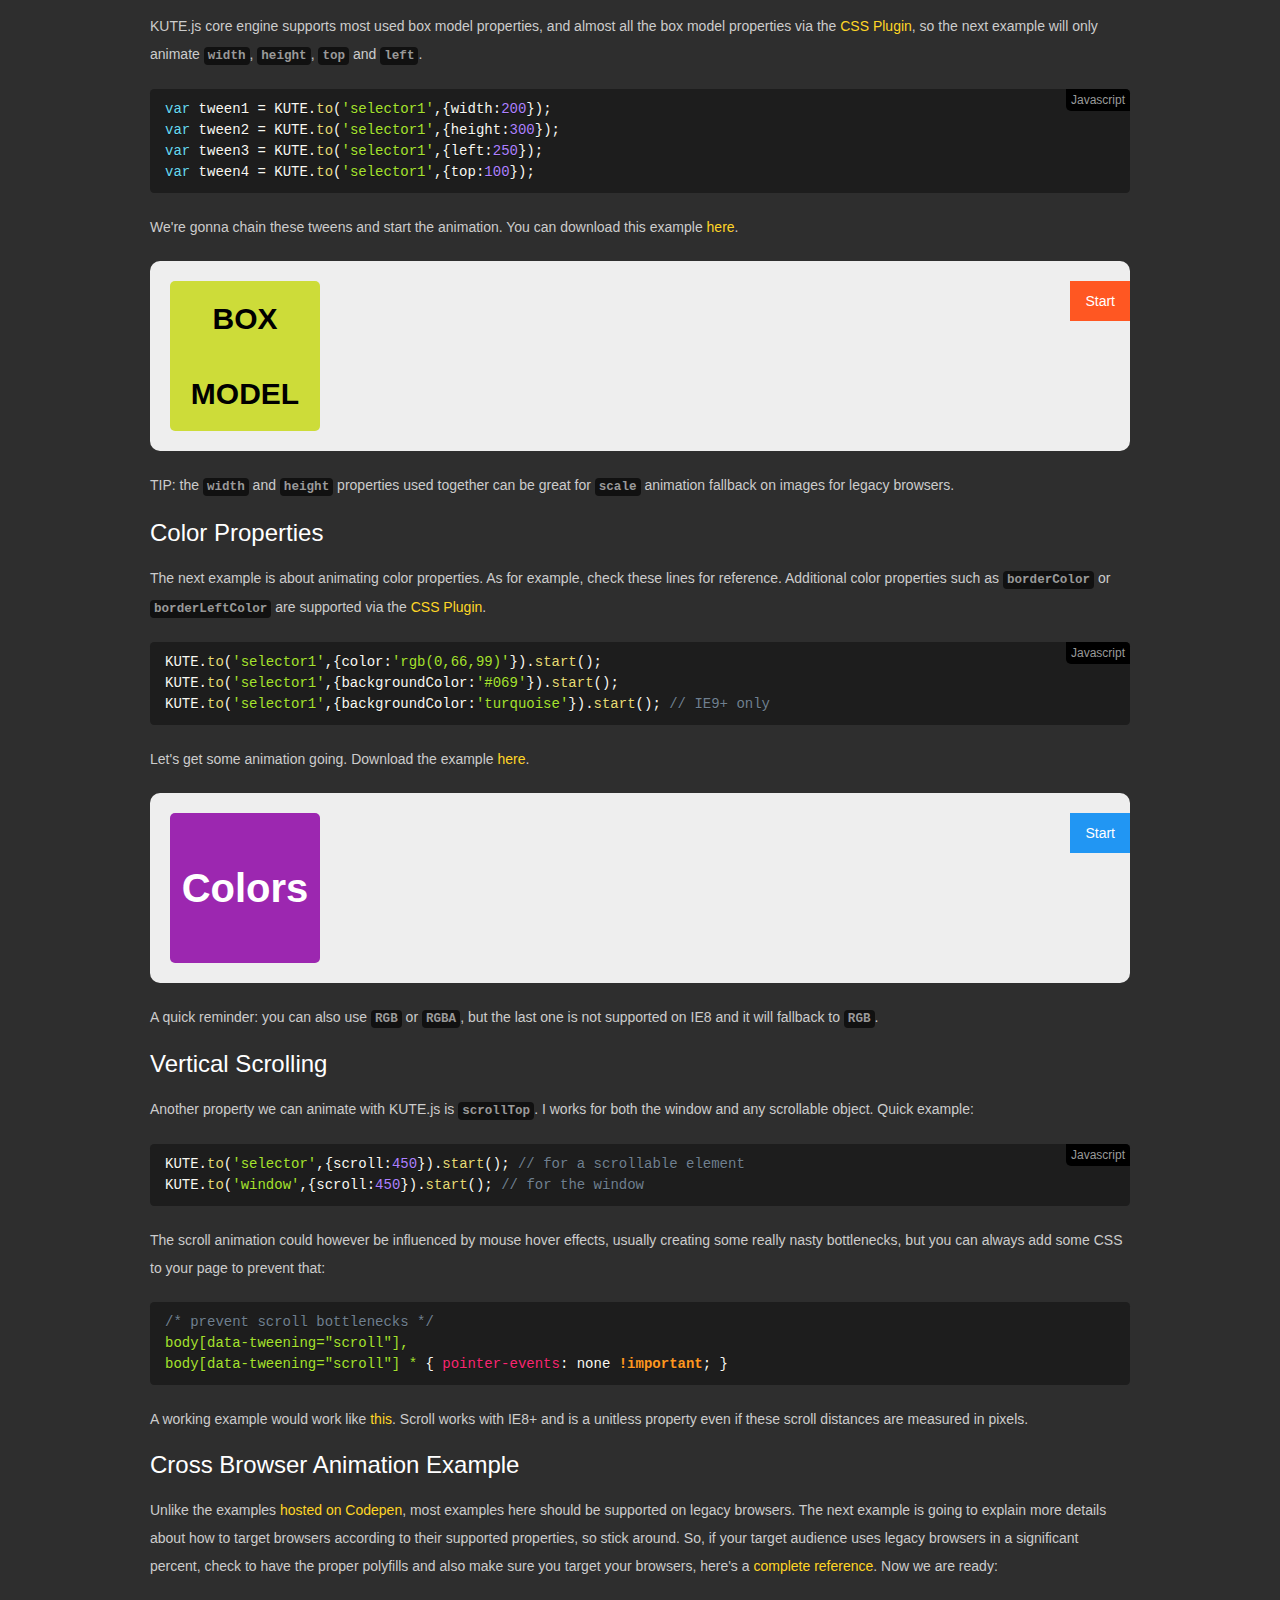
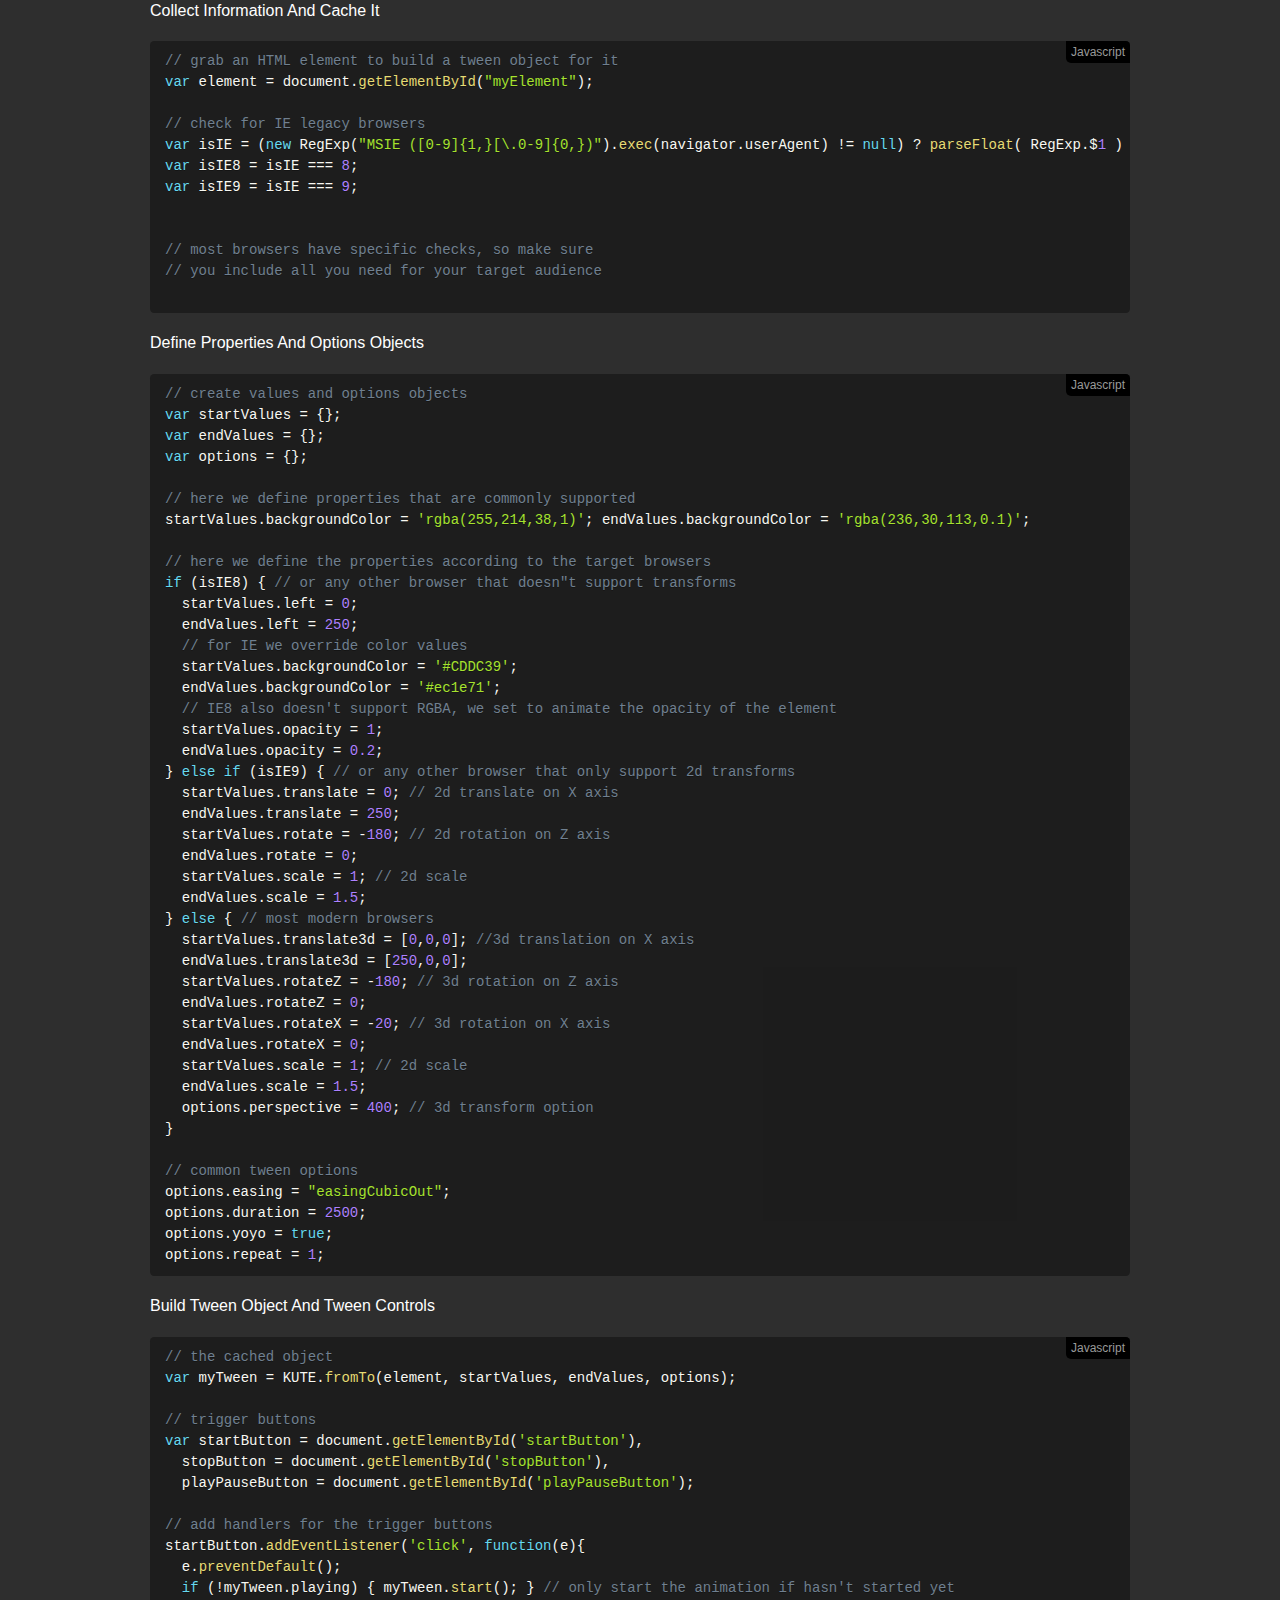
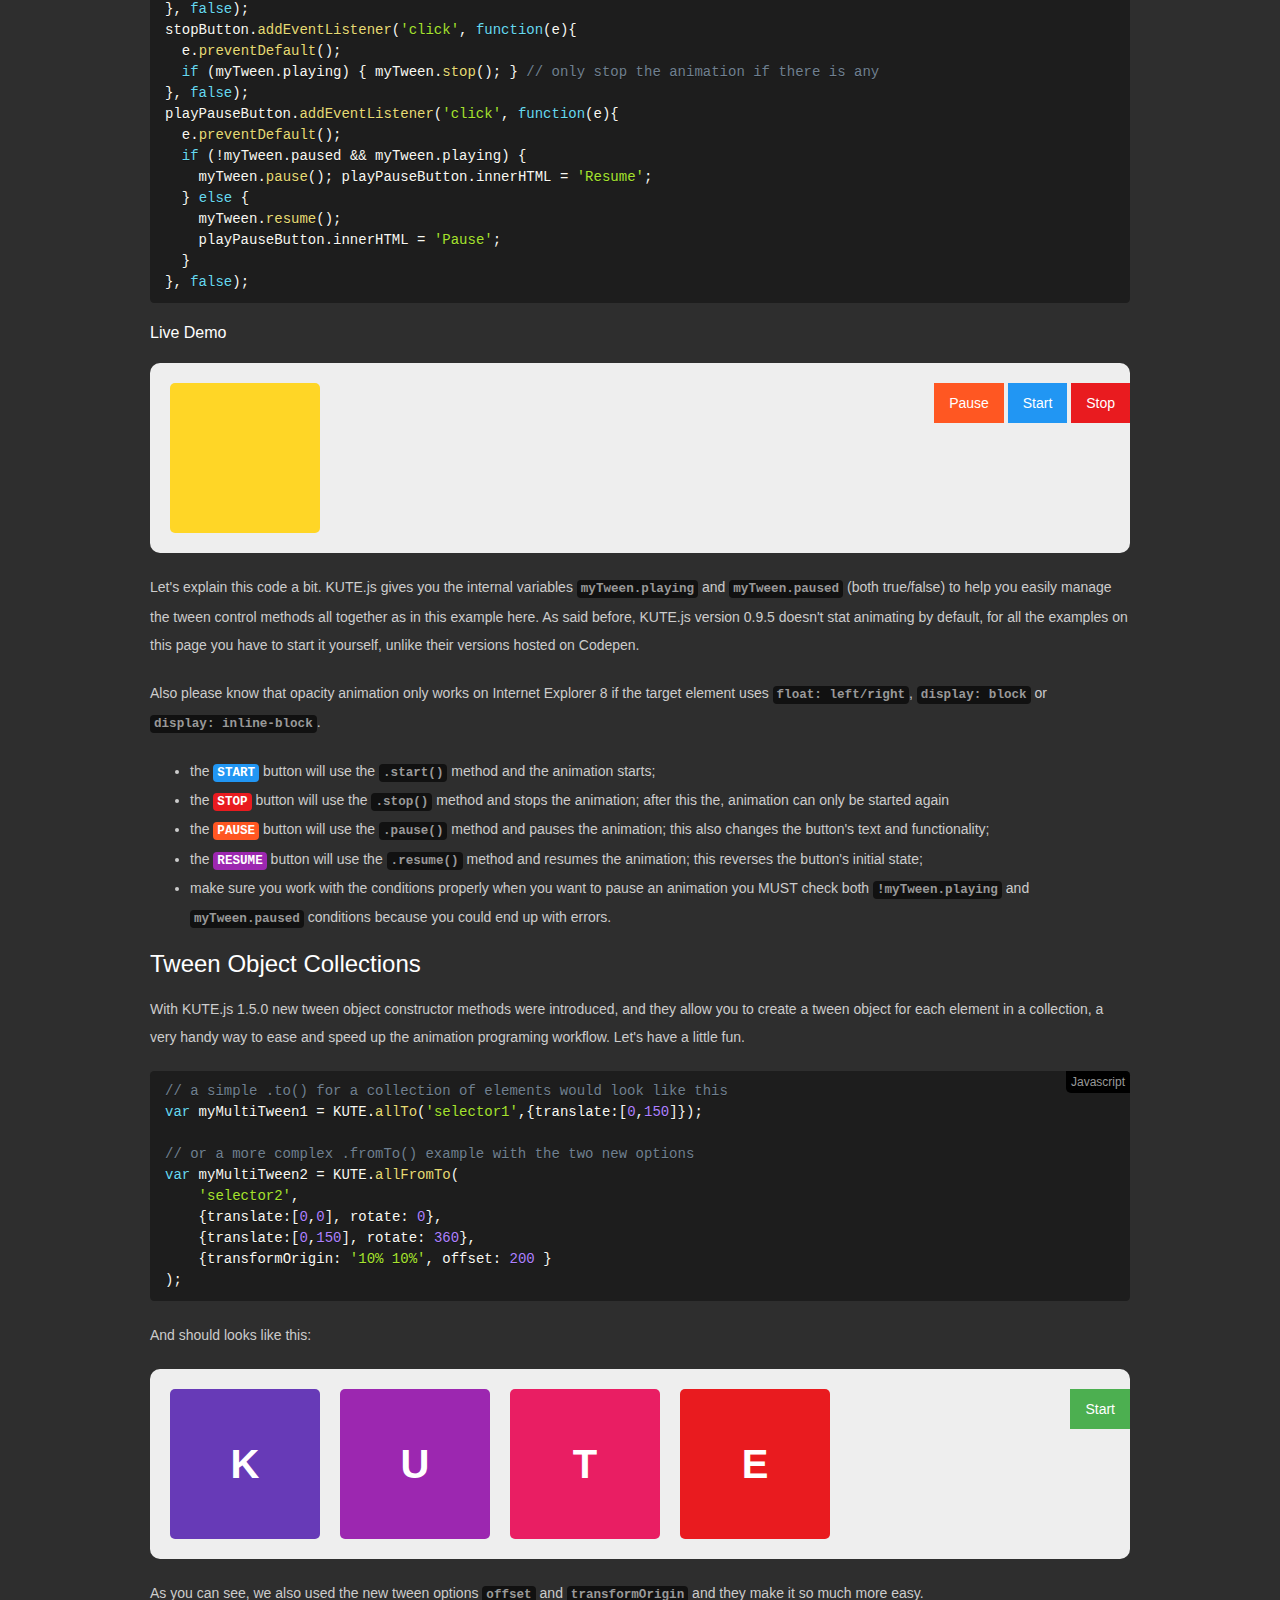
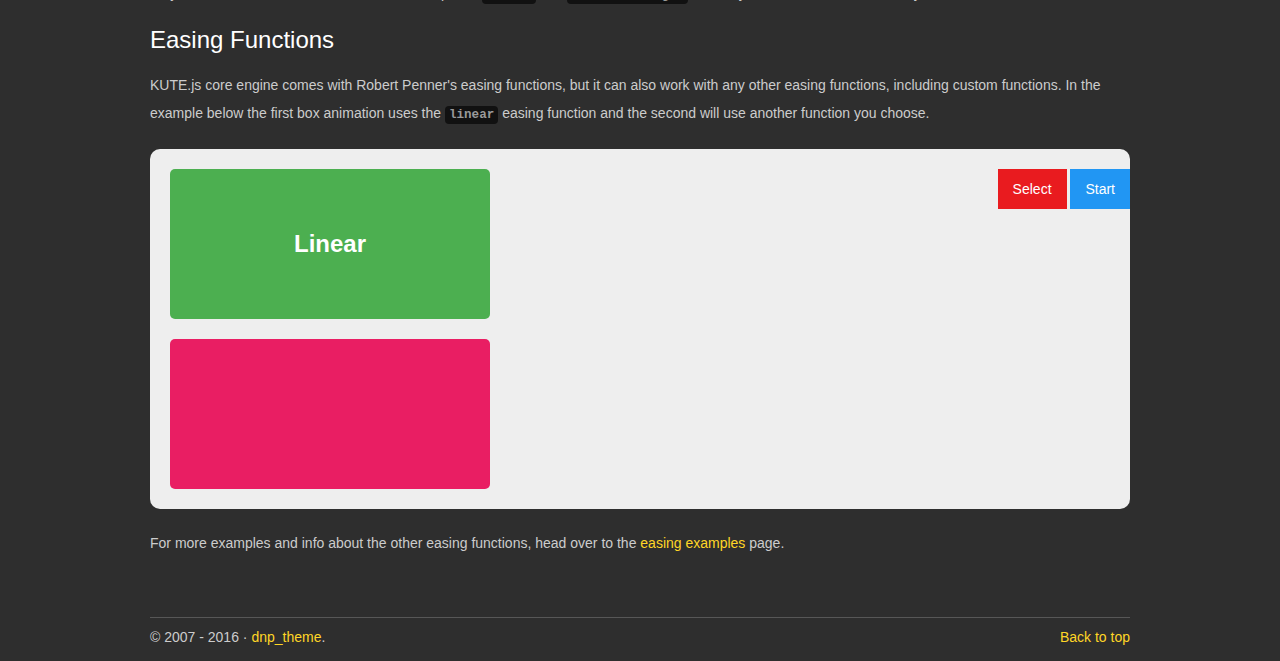
<file: kute.js-master/demo/examples.html>
<!DOCTYPE html>
<!--[if IE 7]><html class="ie ie7" lang="en"><![endif]-->
<!--[if IE 8]><html class="ie ie8" lang="en"><![endif]-->
<!--[if IE 9]><html class="ie ie9" lang="en"><![endif]-->

<!--[if gte IE 10 | !IE ]><!-->
<html lang="en">
<!--<![endif]-->

<head>
    <meta charset="utf-8">
    <meta http-equiv="X-UA-Compatible" content="IE=edge">
    <meta name="viewport" content="width=device-width, initial-scale=1, minimum-scale=1.0">
    <meta name="description" content="Animation examples for KUTE.js core engine with most essential CSS and CSS3 properties, as well as all easing functions.">
    <meta name="keywords" content="kute,kute.js,animation,javscript animation,tweening engine,animation engine,css3 transform,box model,color,Javascript,Native Javascript,vanilla javascript,jQuery">
    <meta name="author" content="dnp_theme">
    <link rel="shortcut icon" href="./assets/img/favicon.png">

    <title>KUTE.js Core Engine Examples | Javascript Animation Engine</title>

    <!-- RESET CSS -->
    <link type="text/css" href="./assets/css/reset.css" rel="stylesheet">

    <!-- DEMO KUTE CSS -->
    <link type="text/css" href="./assets/css/kute.css" rel="stylesheet">

    <!-- Ion Icons -->
    <link type="text/css" href="http://code.ionicframework.com/ionicons/2.0.1/css/ionicons.min.css" rel="stylesheet">

    <!-- Synthax highlighter -->
    <link href="./assets/css/prism.css" rel="stylesheet">

    <!-- Polyfill -->
    <script src="./assets/js/minifill.js">
    </script>
    <!--[if lt IE 9]>
      <script src="https://oss.maxcdn.com/html5shiv/3.7.2/html5shiv.min.js"></script>
    <![endif]-->

    <!-- legacy browsers support via polyfill, you must remove the above when used
    <script src="https://cdn.polyfill.io/v2/polyfill.js?features=default,getComputedStyle|gated"> </script> -->
</head>

<body>
    <div class="site-wrapper">

        <div class="navbar-wrapper">
            <div class="content-wrap">
                <a href="index.html"><h1>KUTE.<span>js</span></h1></a>
                <ul class="nav">
                    <li class="btn-group"><a href="#" data-function="toggle">Features <span class="caret"></span></a>
                        <ul class="subnav">
                            <li><a href="features.html">Feature Overview</a></li>
                            <li><a href="properties.html">Supported Properties</a></li>
                        </ul>
                    </li>
                    <li class="btn-group active">
                        <a href="#" data-function="toggle">Examples <span class="caret"></span></a>
                        <ul class="subnav">
                            <li class="active"><a href="examples.html">Core Engine</a></li>
                            <li><a href="css.html">CSS Plugin </a></li>
                            <li><a href="svg.html">SVG Plugin </a></li>
                            <li><a href="text.html">Text Plugin </a></li>
                            <li><a href="attr.html">Attributes Plugin </a></li>
                        </ul>
                    </li>
                    <li class="btn-group">
                        <a href="#" data-function="toggle">API <span class="caret"></span></a>
                        <ul class="subnav">
                            <li><a href="start.html">Getting Started</a></li>
                            <li><a href="api.html">Public Methods</a></li>
                            <li><a href="options.html">Tween Options</a></li>
                            <li><a href="easing.html">Easing Functions</a></li>
                            <li><a href="extend.html">Extend Guide</a></li>
                        </ul>
                    </li>
                    <li><a href="about.html">About</a></li>
                </ul>
            </div>
        </div>

        <div class="content-wrap">
            <h2>Core Engine</h2>
            <p>KUTE.js core engine can animate by itself a great deal of CSS properties as well as scroll. You can do it all with native Javascript or with jQuery, but before we head over to the more advanced examples, let's have a quick look at these two
                basic examples here. <strong>Note</strong>: the examples are posted on <a href="http://codepen.io/thednp/pens/public/" target="_blank">codepen</a>.</p>

            <h3>Basic Native Javascript Example</h3>
            <p>When developing with native Javascript, a very basic syntax goes like this:</p>

            <pre>
<code class="language-javascript">// this is the tween object, basically KUTE.method(element, from, to, options);
var tween = KUTE.fromTo('selector', {left: 0}, {left: 100}, {yoyo: true});</code>
</pre>

            <p>Now the tween object is created, it's a good time for you to know that via Native Javascript we <strong>always</strong> animate the first HTML element only, even if you're using a class selector. To create/control a tween for multiple elements
                such as <code>querySelectorAll()</code> or <code>getElementsByTagName()</code>, you need to do a <code>for ()</code> loop, or make use of the two new methods: <code>.allTo()</code> or <code>.allFromTo()</code>. Now let's apply the tween
                control methods:</p>

            <pre><code class="language-javascript">tween.start(); // starts the animation
tween.stop(); // stops current tween and all chained tweens animating
tween.pause(); // pauses current tween animation
tween.play(); // or tween.resume(); resumes current tween animation
tween.chain(tween2); // when tween animation finished, you can trigger the start of another tween
tween.playing // checks if the tween is currenlty active so we prevent start() when not needed
tween.paused // checks if the tween is currenlty active so we can prevent pausing or resume if needed
</code></pre>

            <p>The demo for the above example is <a href="http://codepen.io/thednp/pen/Bozbgg" target="_blank">here</a>.</p>

            <h3>Basic jQuery Example</h3>
            <p>KUTE.js includes a jQuery Plugin to help you easily implement KUTE.js in your jQuery applications. When using jQuery, the syntax is familiar but works a bit different than plain Javascript due to jQuery's specific code standards. Let's have
                a look:</p>
            <pre><code class="language-javascript">// this is the tween object, basically $('selector').method(fromValues, toValue, options)
var tween = $('selector').fromTo({top: 20}, {top: 100}, {delay: 500});
</code></pre>
            <p>We mentioned that the jQuery Plugin is different, and here's why: the above function call uses the <code>allFromTo</code> method to create an <code>Array</code> of objects for each <code>HTML</code> element of chosen selector, but if the selector
                only returns one element the call returns a single tween object built with <code>fromTo</code> method. For the array of objects we can now apply the exact same tween control methods, except these:</p>
            <pre><code class="language-javascript">tween.length // check if the tween is an array of objects
tween.length && tween.tweens[0].playing && tween.tweens[tween.length-1].playing // now we know that one of the tweens is playing
tween.length && tween.tweens[0].paused && tween.tweens[tween.length-1].paused // now we know that one of the tweens is paused
</code></pre>

            <p>The demo for the above example is <a href="http://codepen.io/thednp/pen/rryWZQ" target="_blank">here</a>.</p>

            <h3>Transform Properties Examples</h3>
            <p>KUTE.js supports almost all about <code>transform</code> as described in the <a href="http://www.w3.org/TR/css3-transforms/" target="_blank">spec</a>: the 2D <code>translate</code>, <code>rotate</code>, <code>skewX</code>, <code>skewY</code>                and <code>scale</code>, as well as the 3D <code>translateX</code>, <code>translateY</code>, <code>translateZ</code>, <code>translate3d</code>, <code>rotateX</code>, <code>rotateY</code>, <code>rotateZ</code> properties. Additionally it
                allows you to set a <code>perspective</code> for the element or it's parent as well as a <code>perpective-origin</code> for the element or it's parent.</p>

            <h4>Translations</h4>
            <p>In the next example the first box is moving to left 250px with <code>translate</code> property, the second box is moving to the right by 200px using <code>translateX</code> and the third box is moving to the bottom using <code>translate3d</code>.
                The last box also uses <code>translate3d</code> but requires a <code>perspective</code> value for the animation on the Z axis to be effective.</p>
            <pre><code class="language-javascript">var tween1 = KUTE.fromTo('selector1',{translate:0},{translate:-250}); // or translate:[x,y] for both axis
var tween2 = KUTE.fromTo('selector2',{translateX:0},{translateX:200});
var tween3 = KUTE.fromTo('selector3',{translate3d:[0,0,0]},{translate3d:[0,100,0]});
var tween4 = KUTE.fromTo('selector4',{translate3d:[0,0,0]},{translate3d:[0,0,-100]},{parentPerspective: 100});
</code></pre>
            <p>And here is how it looks like:</p>
            <div id="translate-examples" class="featurettes">
                <div class="example-item example-box bg-indigo">2D</div>
                <div class="example-item example-box bg-olive">X</div>
                <div class="example-item example-box bg-pink">Y</div>
                <div class="example-item example-box bg-red">Z</div>

                <div class="example-buttons">
                    <a class="btn btn-blue" href="javascript:void(0)">Start</a>
                </div>
            </div>

            <p>As you can see in your browsers console, for all animations <code>translate3d</code> is used, as explained in the <a href="features.html">features page</a>. Also the first example that's using the 2D <code>translate</code> for both vertical
                and horizontal axis even if we only set X axis. You can download this example <a href="http://codepen.io/thednp/share/zip/rOLbyY">here</a>.</p>
            <p><strong>Remember</strong>: stacking <code>translate</code> and <code>translate3d</code> together may not work and IE9 does not support <code>perspective</code>.</p>

            <h4>Rotations</h4>
            <p>Next we're gonna animate 4 elements with one axis each element. Unlike translations, KUTE.js does not support <code>rotate3d</code>.</p>

            <pre><code class="language-javascript">var tween1 = KUTE.fromTo('selector1',{rotate:0},{rotate:-720});
var tween2 = KUTE.fromTo('selector2',{rotateX:0},{rotateX:200});
var tween3 = KUTE.fromTo('selector3',{rotateY:0},{rotateY:160},{perspective:100});
var tween4 = KUTE.fromTo('selector4',{rotateZ:0},{rotateZ:360});
</code></pre>

            <p>And here is how it looks like:</p>
            <div id="rotExamples" class="featurettes">
                <div class="example-item example-box bg-blue">2D</div>
                <div class="example-item example-box bg-indigo">X</div>
                <div data-option-perspective="200" class="example-item example-box bg-olive">Y</div>
                <div class="example-item example-box bg-pink">Z</div>
                <div class="example-buttons">
                    <a class="btn btn-green" href="javascript:void(0)">Start</a>
                </div>
            </div>
            <p>The <code>rotateX</code> and <code>rotateY</code> are 3D based rotations, so they require a perspective in order to make the browser render proper 3D layers, but in the example they animate different because only the second, Y axis, uses a
                <code>perspective</code> setting. The rotation on Z axis does not require a perspective. Unlike translations, you can stack all axis rotation for your animation, but we will see that in a later example. You can download this example <a
                    href="http://codepen.io/thednp/share/zip/NGrmMR">here</a>.</p>

            <h4>Skews</h4>
            <p>KUTE.js supports <code>skewX</code> and <code>skewY</code> so let's animate the two. Since they are 2D transformations, IE9 supports skews.</p>
            <pre><code class="language-javascript">var tween1 = KUTE.fromTo('selector1',{skewX:0},{skewX:20});
var tween2 = KUTE.fromTo('selector2',{skewY:0},{skewY:45});
</code></pre>

            <p>And here is how it looks like:</p>
            <div id="skewExamples" class="featurettes">
                <div class="example-item example-box bg-teal">X</div>
                <div class="example-item example-box bg-green">Y</div>

                <div class="example-buttons">
                    <a class="btn btn-yellow" href="javascript:void(0)">Start</a>
                </div>
            </div>
            <p>You can download this example <a href='http://codepen.io/thednp/share/zip/wKWbKd/'>here</a>.</p>

            <h4>Mixed Transformations</h4>
            <p>The current specification does not support animating different transform properties with multiple tween objects at the same time, you must stack them all together into a single object. See the example below:</p>

            <pre><code class="language-javascript">var tween1 = KUTE.fromTo('selector1',{rotateX:0},{rotateX:20}).start();
var tween2 = KUTE.fromTo('selector1',{skewY:0},{skewY:45}).start();
</code></pre>
            <p>If you check the <a href="http://codepen.io/thednp/pen/avZrYo" target="_blank">test here</a>, you will notice that only the <code>skewY</code> is going to work and no rotation. Now let's do this properly.</p>

            <pre><code class="language-javascript">var tween1 = KUTE.fromTo(
  'selector1', // element
  {translateX:0, rotateX:0, rotateY:0, rotateZ:0}, // from
  {translateX:250, rotateX:360, rotateY:15, rotateZ:5}, // to
  {perspective:400, perspectiveOrigin: 'center top'} // transform options
);
var tween2 = KUTE.fromTo(
  'selector2', // element
  {translateX:0, rotateX:0, rotateY:0, rotateZ:0}, // from values
  {translateX:-250, rotateX:360, rotateY:15, rotateZ:5}, // to values
  {parentPerspective:400, parentPerspectiveOrigin: 'center top'} // transform options
);
</code></pre>
            <p>Now you can see we are using the specific transform options, the first tween object uses these settings for an element and the second for its parent.</p>

            <div id="mixTransforms" class="featurettes">
                <div class="example-item example-box bg-pink" style="line-height: 50px; font-size: 25px;">element perspective 400px</div>
                <div class="example-item example-box bg-orange" style="line-height: 50px; font-size: 25px;">parent perspective 400px</div>

                <div class="example-buttons">
                    <a class="btn btn-olive" href="javascript:void(0)">Start</a>
                </div>
            </div>

            <p>This example also shows the difference between an element's perspective and a parent's perspective. You can download the above example <a href='http://codepen.io/thednp/share/zip/jbrovv/'>here</a>.</p>

            <h4>Chained Transformations</h4>
            <p>KUTE.js has the ability to stack transform properties as they come in chained tweens because when we run animations one after another we are kinda expecting a certain degree of continuity. As explained before, the best solution is the <code>.to()</code>                method because it has the ability to <strong>stack</strong> properties found in the element's inline styling, mostly from previous tween animation, and use them as start values for the next tween. It also transfers unchanged values to
                values end for that same reason. OK now, let's see a side by side comparison with 3 elements:</p>
            <div id="chainedTweens" class="featurettes">
                <div class="example-item example-box bg-gray" style="font-size: 30px">FROMTO</div>
                <div class="example-item example-box bg-olive" style="font-size: 30px">FROMTO</div>
                <div class="example-item example-box bg-indigo" style="font-size: 30px">TO</div>

                <div class="example-buttons">
                    <a class="btn btn-blue" href="#">Start</a>
                </div>
            </div>
            <p>What's this all about?</p>
            <ul>
                <li>the first box uses a regular <code class="bg-gray">.fromTo()</code> object, we are doing things normally, we would expect them to work properly but due to the nature of the transforms, this is what it does</li>
                <li>the second box is also using <code class="bg-olive">.fromTo()</code> object, but using proper values for all tweens at all times, so we fixed that glitch</li>
                <li>and the last box uses the <code class="bg-indigo">.to()</code> method, and does the chaining easier for most properties, especially for <code>transform</code></li>
            </ul>

            <p>When coding transformation chains I would highly recommend:</p>
            <ul>
                <li>keep the same order of the transform properties, best would be: translation, rotation, skew and scale; an example of the difference shown <a href="http://jsfiddle.net/nvy26bgb/" target="_blank">here</a> for rotations and
                    <a href="http://jsfiddle.net/nvy26bgb/1/"
                        target="_blank">here</a> for rotations and skew;</li>
                <li>2D and 3D translations would work best in if you provide a value at all times; eg. <code>translate:[x,y]</code> and <code>translate3d:[x,y,z]</code>; for instance using <code>translate:150</code> or <code>translateX:150</code> would mean
                    that all other axis are 0;</li>
                <li>on larger amount of elements animating chains, the <code>.fromTo()</code> method is fastest, so you will have more work, but can potentially minimize or eliminate any syncronization issues that may occur, as explained in the <a href="features.html">features page</a>;</li>
                <li>download this example <a href='http://codepen.io/thednp/share/zip/PPWZRL/'>here</a>.</li>
            </ul>

            <h3>Box Model Properties</h3>
            <p>KUTE.js core engine supports most used box model properties, and almost all the box model properties via the <a href="css.html">CSS Plugin</a>, so the next example will only animate <code>width</code>, <code>height</code>, <code>top</code>                and <code>left</code>.</p>
            <pre><code class="language-javascript">var tween1 = KUTE.to('selector1',{width:200});
var tween2 = KUTE.to('selector1',{height:300});
var tween3 = KUTE.to('selector1',{left:250});
var tween4 = KUTE.to('selector1',{top:100});
</code></pre>
            <p>We're gonna chain these tweens and start the animation. You can download this example <a href='http://codepen.io/thednp/share/zip/xwqYbX/'>here</a>.</p>
            <div id="boxModel" class="featurettes">
                <div class="example-item example-box bg-lime" style="line-height: 75px; font-size:30px">BOX MODEL</div>

                <div class="example-buttons">
                    <a class="btn btn-orange" href="#">Start</a>
                </div>
            </div>


            <p>TIP: the <code>width</code> and <code>height</code> properties used together can be great for <code>scale</code> animation fallback on images for legacy browsers.</p>

            <h3>Color Properties</h3>
            <p>The next example is about animating color properties. As for example, check these lines for reference. Additional color properties such as <code>borderColor</code> or <code>borderLeftColor</code> are supported via the <a href="css.html">CSS Plugin</a>.</p>
            <pre><code class="language-javascript">KUTE.to('selector1',{color:'rgb(0,66,99)'}).start();
KUTE.to('selector1',{backgroundColor:'#069'}).start();
KUTE.to('selector1',{backgroundColor:'turquoise'}).start(); // IE9+ only
</code></pre>
            <p>Let's get some animation going. Download the example <a href='http://codepen.io/thednp/share/zip/OypvNR/'>here</a>.</p>

            <div id="colBox" class="featurettes">
                <div class="example-item example-box bg-olive">Colors</div>

                <div class="example-buttons">
                    <a class="btn btn-blue" href="#">Start</a>
                </div>
            </div>

            <p>A quick reminder: you can also use <code>RGB</code> or <code>RGBA</code>, but the last one is not supported on IE8 and it will fallback to <code>RGB</code>.</p>

            <h3>Vertical Scrolling</h3>
            <p>Another property we can animate with KUTE.js is <code>scrollTop</code>. I works for both the window and any scrollable object. Quick example:</p>
            <pre><code class="language-javascript">KUTE.to('selector',{scroll:450}).start(); // for a scrollable element
KUTE.to('window',{scroll:450}).start(); // for the window
</code></pre>
            <p>The scroll animation could however be influenced by mouse hover effects, usually creating some really nasty bottlenecks, but you can always add some CSS to your page to prevent that:</p>
            <pre><code class="language-css">/* prevent scroll bottlenecks */
body[data-tweening="scroll"],
body[data-tweening="scroll"] * { pointer-events: none !important; }
</code></pre>
            <p>A working example would work like <a href="http://codepen.io/thednp/pen/bVqKmp/" target="_blank">this</a>. Scroll works with IE8+ and is a unitless property even if these scroll distances are measured in pixels.</p>


            <h3 id="crossbrowser">Cross Browser Animation Example</h3>
            <p>Unlike the examples <a href="http://codepen.io/thednp/pens/public/" target="_blank">hosted on Codepen</a>, most examples here should be supported on legacy browsers. The next example is going to explain more details about how to target browsers according to their supported properties, so stick around. So, if your target audience uses legacy browsers in a significant percent, check to have the proper polyfills and also make sure you target your browsers, here's a <a href="http://browserhacks.com/" target="_blank">complete reference</a>. Now we are ready:</p>

                    <h4>Collect Information And Cache It</h4>
<pre><code class="language-javascript">// grab an HTML element to build a tween object for it
var element = document.getElementById("myElement");

// check for IE legacy browsers
var isIE = (new RegExp("MSIE ([0-9]{1,}[\.0-9]{0,})").exec(navigator.userAgent) != null) ? parseFloat( RegExp.$1 ) : false;
var isIE8 = isIE === 8;
var isIE9 = isIE === 9;


// most browsers have specific checks, so make sure
// you include all you need for your target audience

</code></pre>
                    <h4>Define Properties And Options Objects</h4>
                    <pre><code class="language-javascript">// create values and options objects
var startValues = {};
var endValues = {};
var options = {};

// here we define properties that are commonly supported
startValues.backgroundColor = 'rgba(255,214,38,1)'; endValues.backgroundColor = 'rgba(236,30,113,0.1)';

// here we define the properties according to the target browsers
if (isIE8) { // or any other browser that doesn"t support transforms
  startValues.left = 0;
  endValues.left = 250;
  // for IE we override color values
  startValues.backgroundColor = '#CDDC39';
  endValues.backgroundColor = '#ec1e71';
  // IE8 also doesn't support RGBA, we set to animate the opacity of the element
  startValues.opacity = 1;
  endValues.opacity = 0.2;
} else if (isIE9) { // or any other browser that only support 2d transforms
  startValues.translate = 0; // 2d translate on X axis
  endValues.translate = 250;
  startValues.rotate = -180; // 2d rotation on Z axis
  endValues.rotate = 0;
  startValues.scale = 1; // 2d scale
  endValues.scale = 1.5;
} else { // most modern browsers
  startValues.translate3d = [0,0,0]; //3d translation on X axis
  endValues.translate3d = [250,0,0];
  startValues.rotateZ = -180; // 3d rotation on Z axis
  endValues.rotateZ = 0;
  startValues.rotateX = -20; // 3d rotation on X axis
  endValues.rotateX = 0;
  startValues.scale = 1; // 2d scale
  endValues.scale = 1.5;
  options.perspective = 400; // 3d transform option
}

// common tween options
options.easing = "easingCubicOut";
options.duration = 2500;
options.yoyo = true;
options.repeat = 1;
</code></pre>

                    <h4>Build Tween Object And Tween Controls</h4>
                    <pre><code class="language-javascript">// the cached object
var myTween = KUTE.fromTo(element, startValues, endValues, options);

// trigger buttons
var startButton = document.getElementById('startButton'),
  stopButton = document.getElementById('stopButton'),
  playPauseButton = document.getElementById('playPauseButton');

// add handlers for the trigger buttons
startButton.addEventListener('click', function(e){
  e.preventDefault();
  if (!myTween.playing) { myTween.start(); } // only start the animation if hasn't started yet
}, false);
stopButton.addEventListener('click', function(e){
  e.preventDefault();
  if (myTween.playing) { myTween.stop(); } // only stop the animation if there is any
}, false);
playPauseButton.addEventListener('click', function(e){
  e.preventDefault();
  if (!myTween.paused && myTween.playing) {
    myTween.pause(); playPauseButton.innerHTML = 'Resume';
  } else {
    myTween.resume();
    playPauseButton.innerHTML = 'Pause';
  }
}, false);
</code></pre>
                    <h4>Live Demo</h4>
                    <div class="featurettes" id="crossBrowser">
                        <div id="myElement" class="example-item example-box bg-yellow">

                        </div>
                        <div class="example-buttons">
                            <a id="playPauseButton" class="btn btn-orange" href="#">Pause</a>
                            <a id="startButton" class="btn btn-blue" href="#">Start</a>
                            <a id="stopButton" class="btn btn-red" href="#">Stop</a>
                        </div>
                    </div>
                    <p>Let's explain this code a bit. KUTE.js gives you the internal variables <code>myTween.playing</code> and <code>myTween.paused</code> (both true/false) to help you easily manage the tween control methods all together as in this example
                        here. As said before, KUTE.js version 0.9.5 doesn't stat animating by default, for all the examples on this page you have to start it yourself, unlike their versions hosted on Codepen.</p>
                    <p>Also please know that opacity animation only works on Internet Explorer 8 if the target element uses <code>float: left/right</code>, <code>display: block</code> or <code>display: inline-block</code>.</p>
                    <ul>
                        <li>the <code class="bg-blue">START</code> button will use the <code>.start()</code> method and the animation starts;</li>
                        <li>the <code class="bg-red">STOP</code> button will use the <code>.stop()</code> method and stops the animation; after this the, animation can only be started again</li>
                        <li>the <code class="bg-orange">PAUSE</code> button will use the <code>.pause()</code> method and pauses the animation; this also changes the button's text and functionality;</li>
                        <li>the <code class="bg-olive">RESUME</code> button will use the <code>.resume()</code> method and resumes the animation; this reverses the button's initial state;</li>
                        <li>make sure you work with the conditions properly when you want to pause an animation you MUST check both <code>!myTween.playing</code> and <code>myTween.paused</code> conditions because you could end up with errors.</li>
                    </ul>

                    <h3>Tween Object Collections</h3>
                    <p>With KUTE.js 1.5.0 new tween object constructor methods were introduced, and they allow you to create a tween object for each element in a collection, a very handy way to ease and speed up the animation programing workflow. Let's have
                        a little fun.</p>
                    <pre><code class="language-javascript">// a simple .to() for a collection of elements would look like this
var myMultiTween1 = KUTE.allTo('selector1',{translate:[0,150]});

// or a more complex .fromTo() example with the two new options
var myMultiTween2 = KUTE.allFromTo(
    'selector2',
    {translate:[0,0], rotate: 0},
    {translate:[0,150], rotate: 360},
    {transformOrigin: '10% 10%', offset: 200 }
);
</code></pre>
                    <p>And should looks like this:</p>
                    <div class="featurettes">
                        <div class="example-item example-box example-multi bg-indigo">K</div>
                        <div class="example-item example-box example-multi bg-olive">U</div>
                        <div class="example-item example-box example-multi bg-pink">T</div>
                        <div class="example-item example-box example-multi bg-red">E</div>

                        <div class="example-buttons">
                            <a class="btn btn-green" onclick="startMultiTween();" href="javascript:void(0)">Start</a>
                        </div>
                    </div>
                    <p>As you can see, we also used the new tween options <code>offset</code> and <code>transformOrigin</code> and they make it so much more easy.</p>


                    <h3>Easing Functions</h3>
                    <p>KUTE.js core engine comes with Robert Penner's easing functions, but it can also work with any other easing functions, including custom functions. In the example below the first box animation uses the <code>linear</code> easing function
                        and the second will use another function you choose.</p>
                    <div class="featurettes">
                        <div class="example-item easing-example example-box bg-green">Linear</div>
                        <div class="example-item easing-example example-box bg-pink"></div>

                        <div class="example-buttons">
                            <div class="btn-group">
                                <a id="easingSelectButton" class="btn btn-red" data-function="toggle" href="#">Select</a>
                                <ul id="easings">
                                    <li>easingSinusoidalIn</li>
                                    <li>easingSinusoidalOut</li>
                                    <li>easingSinusoidalInOut</li>
                                    <li>easingQuadraticIn</li>
                                    <li>easingQuadraticOut</li>
                                    <li>easingQuadraticInOut</li>
                                    <li>easingCubicIn</li>
                                    <li>easingCubicOut</li>
                                    <li>easingCubicInOut</li>
                                    <li>easingQuarticIn</li>
                                    <li>easingQuarticOut</li>
                                    <li>easingQuarticInOut</li>
                                    <li>easingQuinticIn</li>
                                    <li>easingQuinticOut</li>
                                    <li>easingQuinticInOut</li>
                                    <li>easingCircularIn</li>
                                    <li>easingCircularOut</li>
                                    <li>easingCircularInOut</li>
                                    <li>easingExponentialIn</li>
                                    <li>easingExponentialOut</li>
                                    <li>easingExponentialInOut</li>
                                    <li>easingBackIn</li>
                                    <li>easingBackOut</li>
                                    <li>easingBackInOut</li>
                                    <li>easingElasticIn</li>
                                    <li>easingElasticOut</li>
                                    <li>easingElasticInOut</li>
                                </ul>
                            </div>
                            <a id="startEasingTween" class="btn btn-blue" href="#">Start</a>
                        </div>
                    </div>
                    <p>For more examples and info about the other easing functions, head over to the <a href="easing.html">easing examples</a> page.</p>
        </div>

        <ul id="share" class="nav">
            <li>Share </li>
            <li class="hidden-xs"><a target="_blank" href="https://www.facebook.com/sharer/sharer.php?u=http://thednp.github.io/kute.js/index.html" title="Share KUTE.js on Facebook"><span class="ion-social-facebook-outline icon"></span></a></li>
            <li class="hidden-xs"><a target="_blank" href="https://twitter.com/home?status=Spread the word about %23KUTEJS animation engine by @dnp_theme and download here http://thednp.github.io/kute.js/index.html" title="Share KUTE.js on Twitter"><span class="icon ion-social-twitter-outline"></span></a></li>
            <li class="hidden-xs"><a target="_blank" href="https://plus.google.com/share?url=http://thednp.github.io/kute.js/index.html" title="Share KUTE.js on Google+"><span class="icon ion-social-googleplus-outline"></span></a></li>
        </ul>

        <!-- FOOTER -->
        <footer>
            <div class="content-wrap">
                <p class="pull-right"><a id="toTop" href="#">Back to top</a></p>
                <p>&copy; 2007 - 2016 &middot; <a href="http://themeforest.net/user/dnp_theme?ref=dnp_theme">dnp_theme</a>.</p>
            </div>
        </footer>

    </div>
    <!-- /.site-wrapper -->



    <!-- JavaScript
================================================== -->
    <!-- Placed at the end of the document so the pages load faster -->

    <!-- highlighter -->
    <script src="./assets/js/prism.js" type="text/javascript"></script>

    <!--<script src="http://cdn.jsdelivr.net/kute.js/1.6.0/kute.min.js"></script>  KUTE CDN -->
    <script src="./src/kute.min.js"></script>
    <!-- KUTE.js core -->
    <script src="./assets/js/scripts.js"></script>
    <!-- global scripts stuff -->
    <script src="./assets/js/examples.js"></script>
    <!-- examples stuff -->
</body>

</html>
</file>
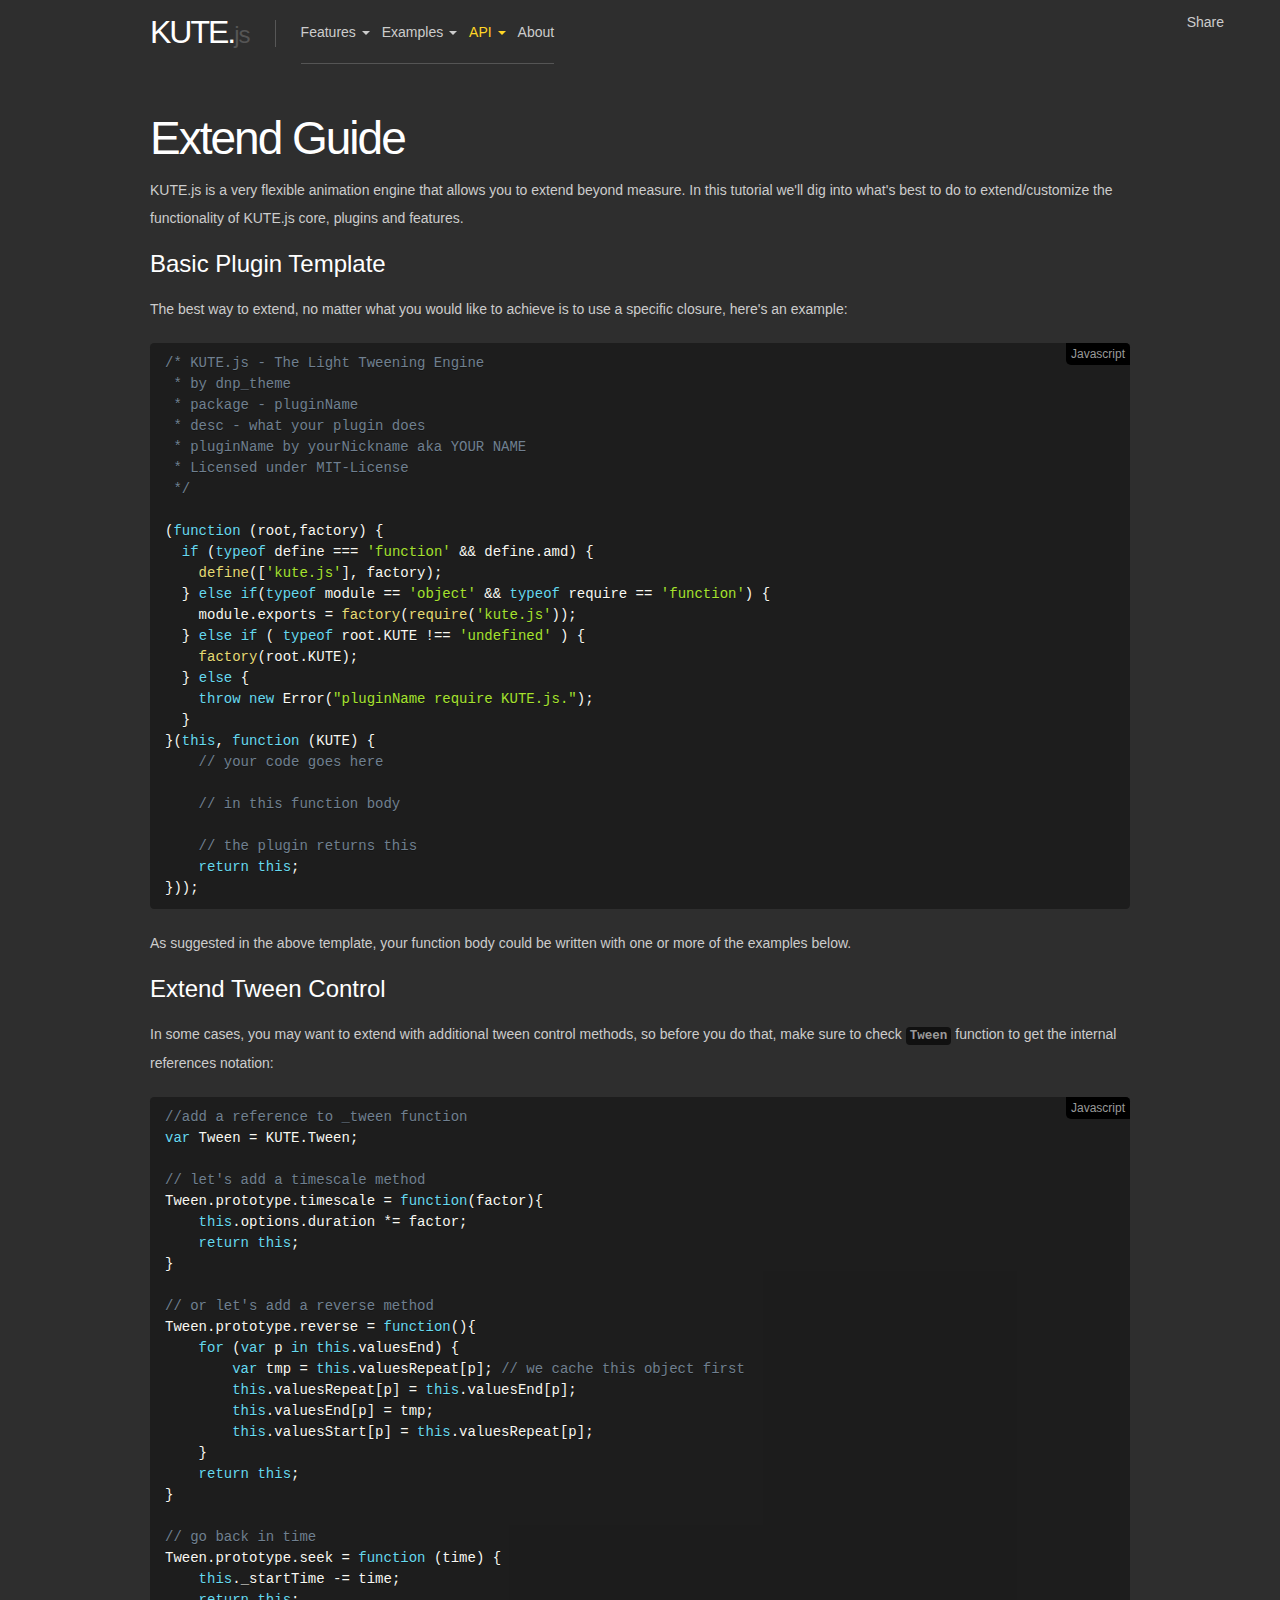
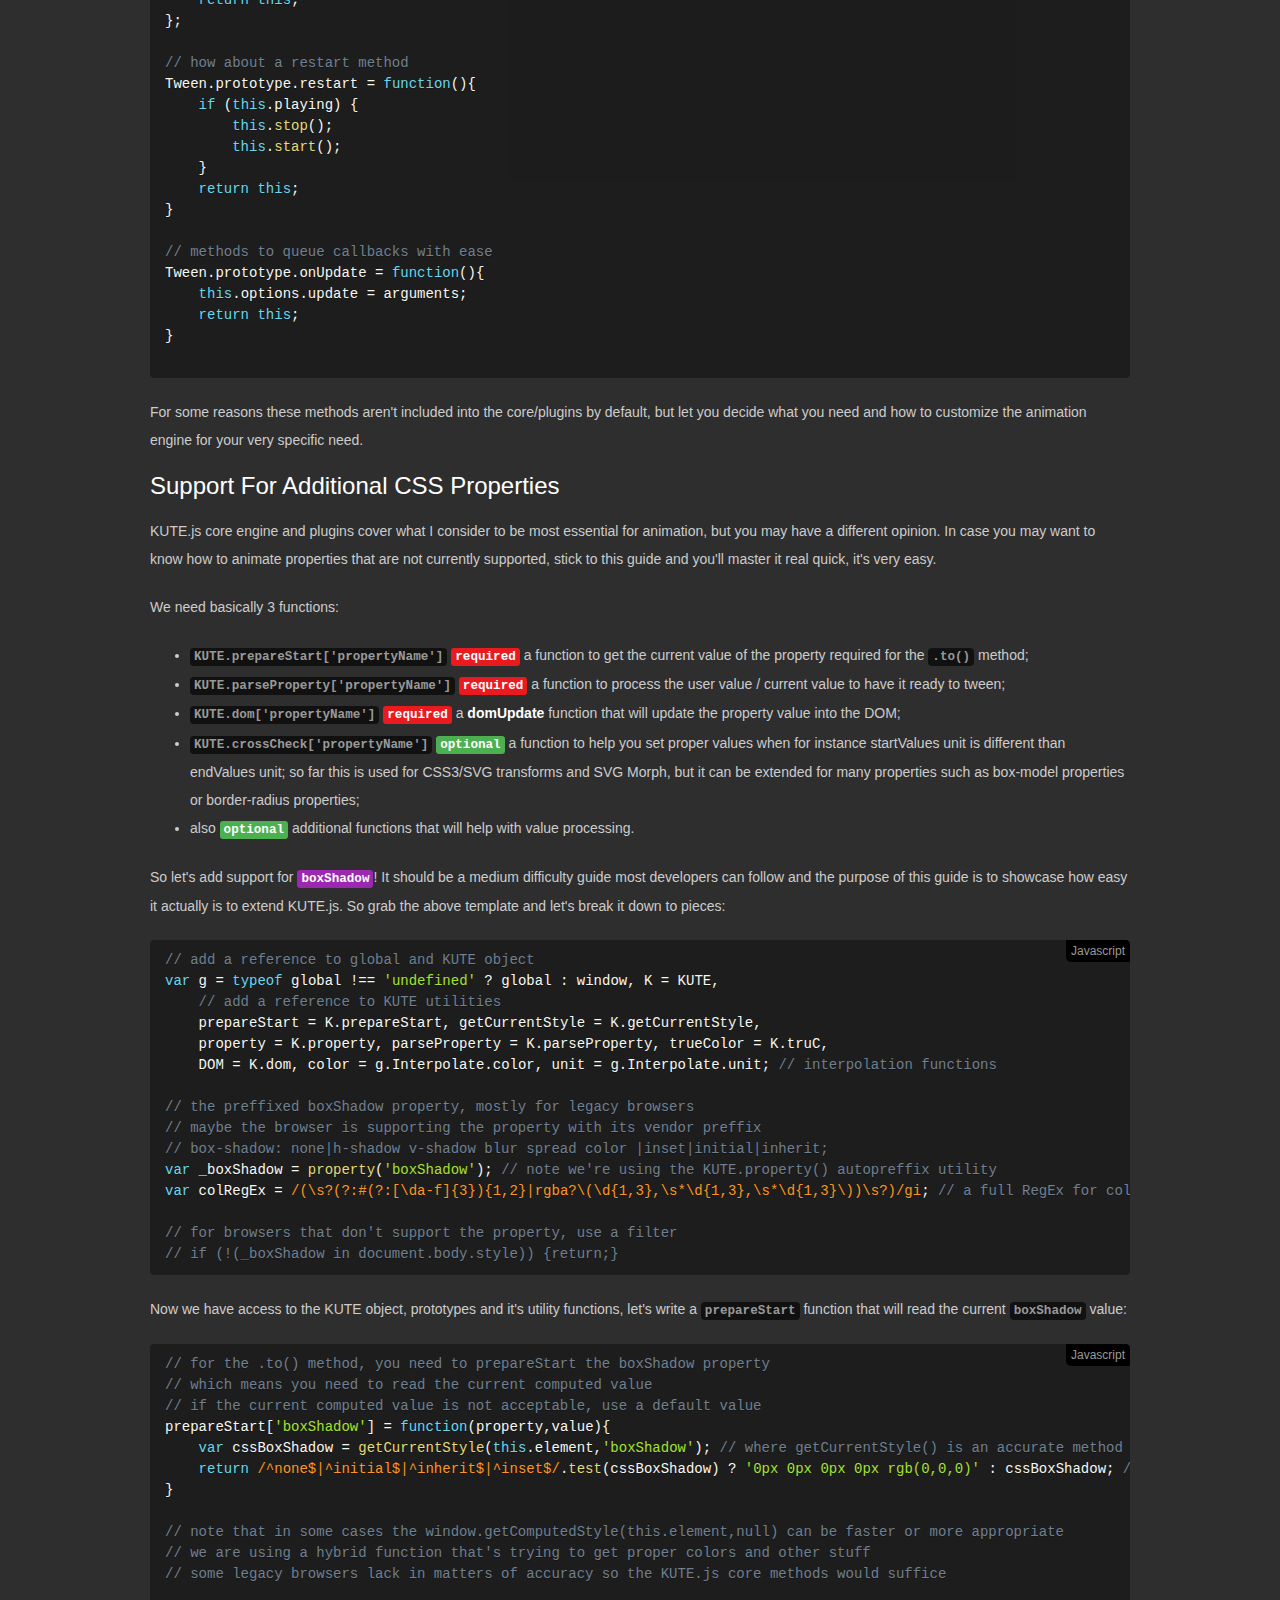
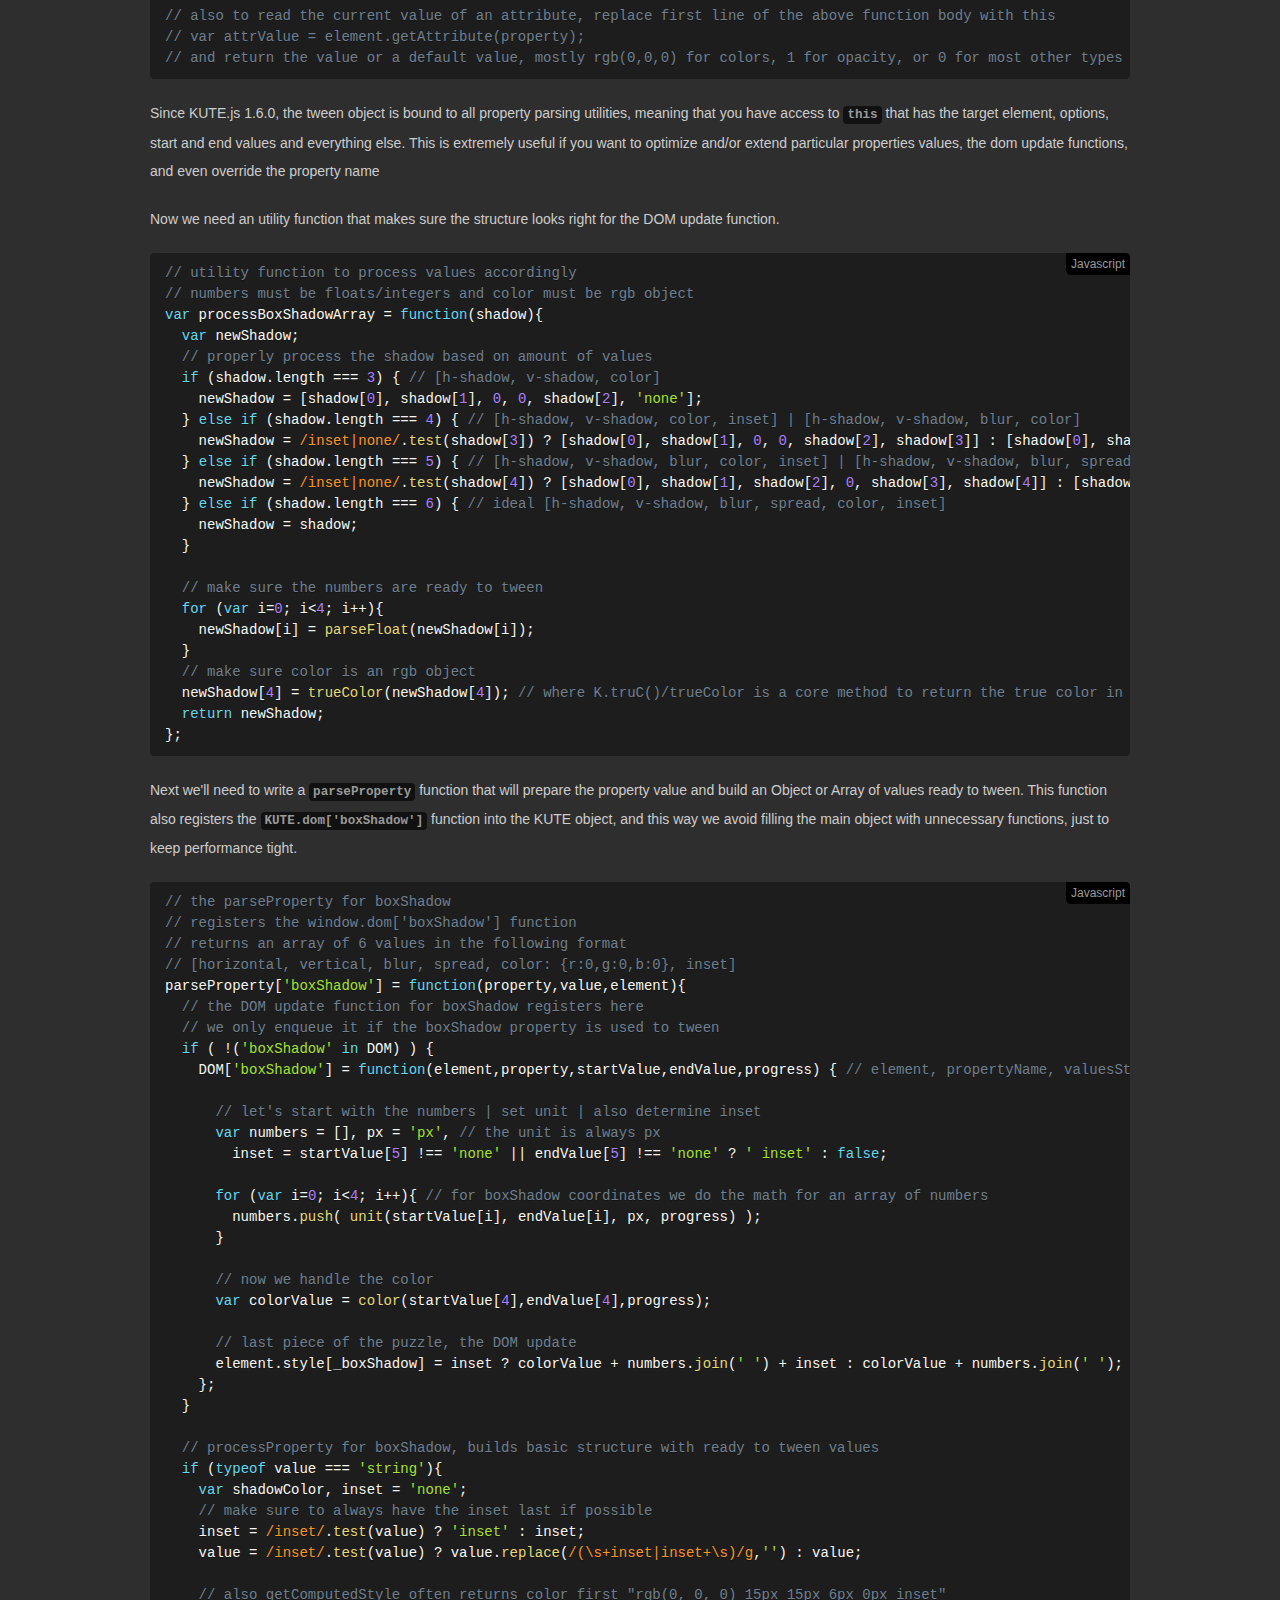
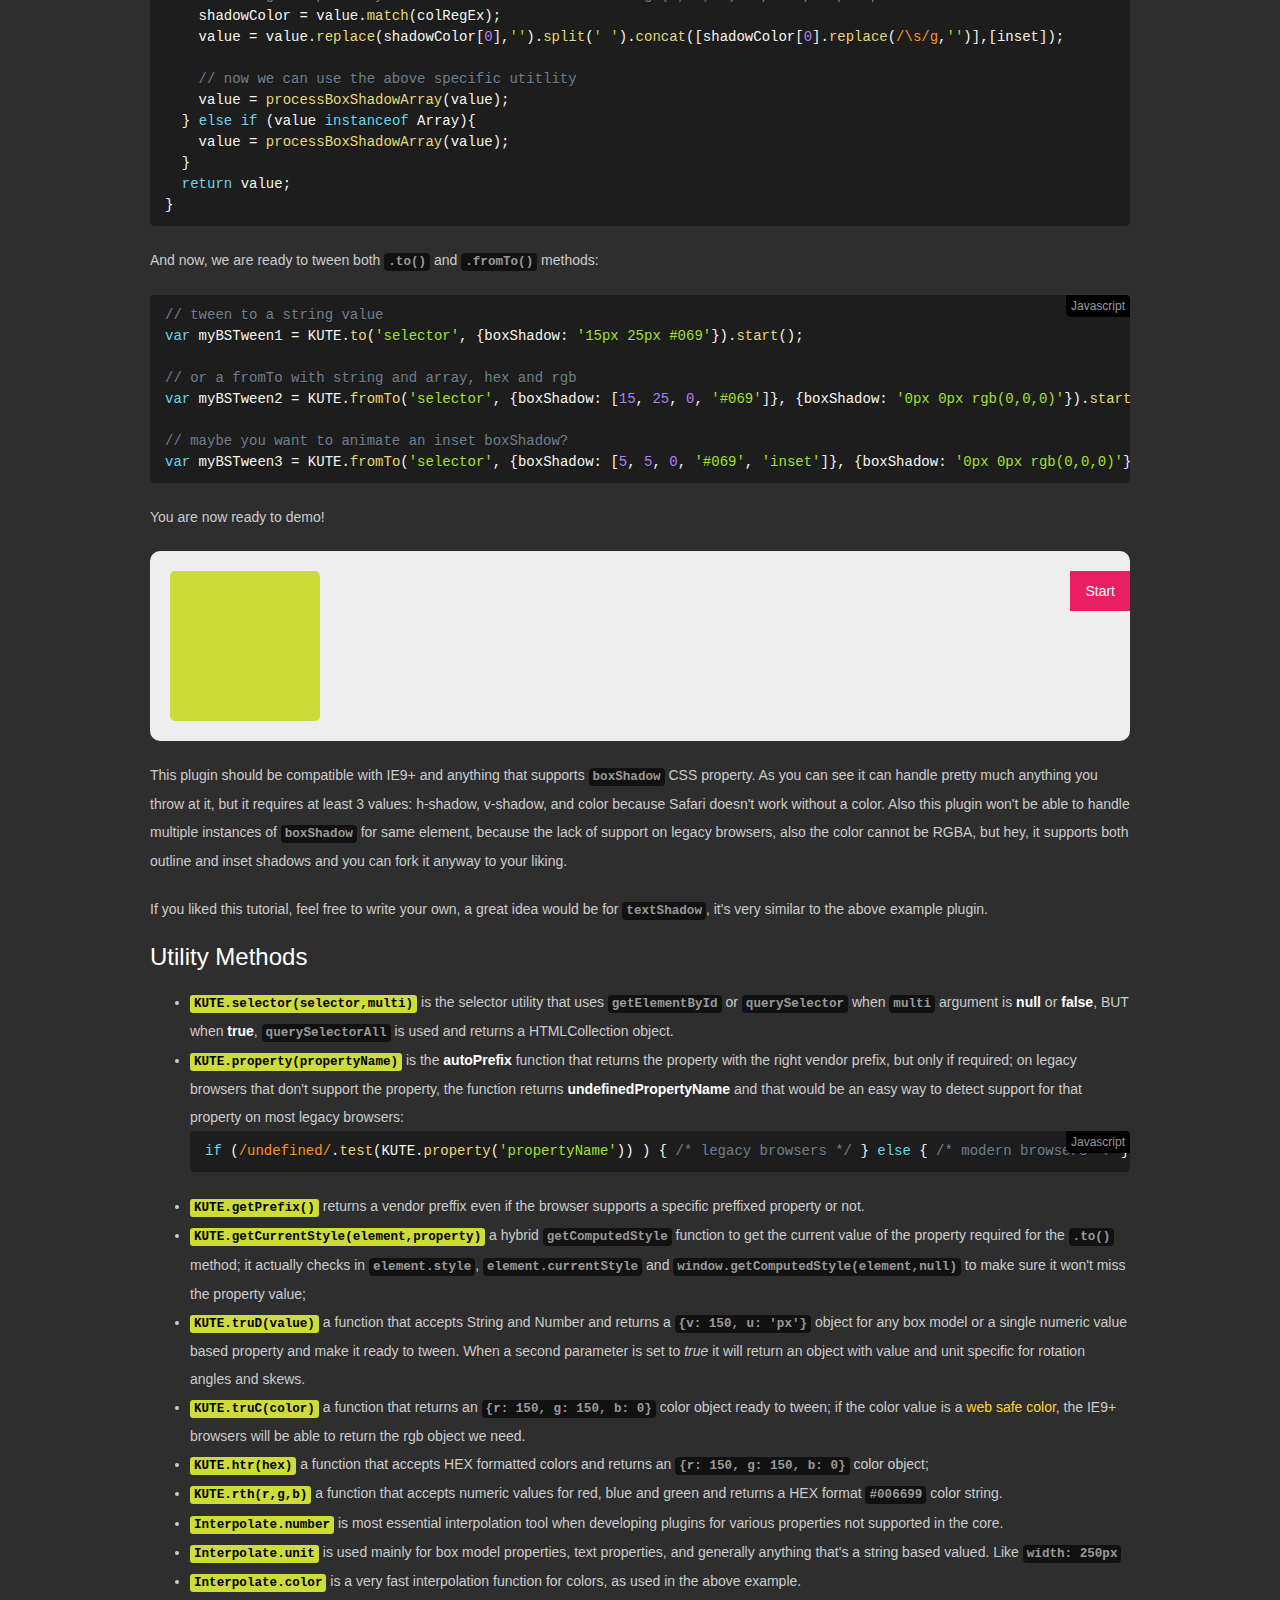
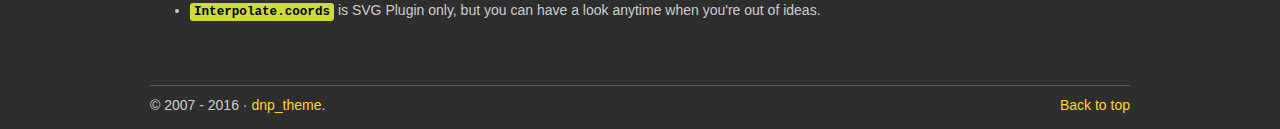
<file: kute.js-master/demo/extend.html>
<!DOCTYPE html>
<!--[if IE 7]><html class="ie ie7" lang="en"><![endif]-->
<!--[if IE 8]><html class="ie ie8" lang="en"><![endif]-->
<!--[if IE 9]><html class="ie ie9" lang="en"><![endif]-->

<!--[if !IE ]><!-->
<html lang="en">
<!--<![endif]-->

<head>
    <meta charset="utf-8">
    <meta http-equiv="X-UA-Compatible" content="IE=edge">
    <meta name="viewport" content="width=device-width, initial-scale=1, minimum-scale=1.0">
    <meta name="description" content="A detailed guide how to extend or customize the functionality KUTE.js, with an example for a box-shadow plugin.">
    <meta name="keywords" content="kute,kute.js,animation,javascript animation,tweening engine,animation engine,extend,box-shadow animation,Javascript,Native Javascript,vanilla javascript,jQuery">
    <meta name="author" content="dnp_theme">
    <link rel="shortcut icon" href="./assets/img/favicon.png">

    <title>Extending KUTE.js | Javascript Animation Engine</title>

    <!-- RESET CSS -->
    <link type="text/css" href="./assets/css/reset.css" rel="stylesheet">

    <!-- DEMO KUTE CSS -->
    <link type="text/css" href="./assets/css/kute.css" rel="stylesheet">

    <!-- Ion Icons -->
    <link type="text/css" href="http://code.ionicframework.com/ionicons/2.0.1/css/ionicons.min.css" rel="stylesheet">

    <!-- Synthax highlighter -->
    <link href="./assets/css/prism.css" rel="stylesheet">

    <!-- Polyfill -->
    <script src="./assets/js/minifill.js"></script>
    <!--[if lt IE 9]>
      <script src="https://oss.maxcdn.com/html5shiv/3.7.2/html5shiv.min.js"></script>
    <![endif]-->

    <!-- legacy browsers support via polyfill, you must remove the above when used
    <script src="https://cdn.polyfill.io/v2/polyfill.js?features=default,getComputedStyle|gated"> </script> -->

</head>

<body>
    <div class="site-wrapper">

        <div class="navbar-wrapper">
            <div class="content-wrap">
                <a href="index.html"><h1>KUTE.<span>js</span></h1></a>
                <ul class="nav">
                    <li class="btn-group"><a href="#" data-function="toggle">Features <span class="caret"></span></a>
                        <ul class="subnav">
                            <li><a href="features.html">Feature Overview</a></li>
                            <li><a href="properties.html">Supported Properties</a></li>
                        </ul>
                    </li>
                    <li class="btn-group">
                        <a href="#" data-function="toggle">Examples <span class="caret"></span></a>
                        <ul class="subnav">
                            <li><a href="examples.html">Core Engine</a></li>
                            <li><a href="css.html">CSS Plugin </a></li>
                            <li><a href="svg.html">SVG Plugin </a></li>
                            <li><a href="text.html">Text Plugin </a></li>
                            <li><a href="attr.html">Attributes Plugin </a></li>
                        </ul>
                    </li>
                    <li class="btn-group active">
                        <a href="#" data-function="toggle">API <span class="caret"></span></a>
                        <ul class="subnav">
                            <li><a href="start.html">Getting Started</a></li>
                            <li><a href="api.html">Public Methods</a></li>
                            <li><a href="options.html">Tween Options</a></li>
                            <li><a href="easing.html">Easing Functions</a></li>
                            <li class="active"><a href="extend.html">Extend Guide</a></li>
                        </ul>
                    </li>
                    <li><a href="about.html">About</a></li>
                </ul>
            </div>
        </div>

        <div class="content-wrap">

            <h2>Extend Guide</h2>
            <p>KUTE.js is a very flexible animation engine that allows you to extend beyond measure. In this tutorial we'll dig into what's best to do to extend/customize the functionality of KUTE.js core, plugins and features.</p>

            <h3>Basic Plugin Template</h3>
            <p>The best way to extend, no matter what you would like to achieve is to use a specific closure, here's an example:</p>
            <pre><code class="language-javascript">/* KUTE.js - The Light Tweening Engine
 * by dnp_theme
 * package - pluginName
 * desc - what your plugin does
 * pluginName by yourNickname aka YOUR NAME
 * Licensed under MIT-License
 */

(function (root,factory) {
  if (typeof define === 'function' && define.amd) {
    define(['kute.js'], factory);
  } else if(typeof module == 'object' && typeof require == 'function') {
    module.exports = factory(require('kute.js'));
  } else if ( typeof root.KUTE !== 'undefined' ) {
    factory(root.KUTE);
  } else {
    throw new Error("pluginName require KUTE.js.");
  }
}(this, function (KUTE) {
    // your code goes here

    // in this function body

    // the plugin returns this
    return this;
}));
</code></pre>
            <p>As suggested in the above template, your function body could be written with one or more of the examples below.</p>

            <h3>Extend Tween Control</h3>
            <p>In some cases, you may want to extend with additional tween control methods, so before you do that, make sure to check <code>Tween</code> function to get the internal references notation:</p>
            <pre><code class="language-javascript">//add a reference to _tween function
var Tween = KUTE.Tween;

// let's add a timescale method
Tween.prototype.timescale = function(factor){
    this.options.duration *= factor;
    return this;
}

// or let's add a reverse method
Tween.prototype.reverse = function(){
    for (var p in this.valuesEnd) {
        var tmp = this.valuesRepeat[p]; // we cache this object first
        this.valuesRepeat[p] = this.valuesEnd[p];
        this.valuesEnd[p] = tmp;
        this.valuesStart[p] = this.valuesRepeat[p];
    }
    return this;
}

// go back in time
Tween.prototype.seek = function (time) {
    this._startTime -= time;
    return this;
};

// how about a restart method
Tween.prototype.restart = function(){
    if (this.playing) {
        this.stop();
        this.start();
    }
    return this;
}

// methods to queue callbacks with ease
Tween.prototype.onUpdate = function(){
    this.options.update = arguments;
    return this;
}

</code></pre>
            <p>For some reasons these methods aren't included into the core/plugins by default, but let you decide what you need and how to customize the animation engine for your very specific need.</p>

            <h3>Support For Additional CSS Properties</h3>
            <p>KUTE.js core engine and plugins cover what I consider to be most essential for animation, but you may have a different opinion. In case you may want to know how to animate properties that are not currently supported, stick to this guide and
                you'll master it real quick, it's very easy.</p>
            <p>We need basically 3 functions:</p>
            <ul>
                <li><code>KUTE.prepareStart['propertyName']</code> <kbd class="bg-red">required</kbd> a function to get the current value of the property required for the <code>.to()</code> method;</li>
                <li><code>KUTE.parseProperty['propertyName']</code> <kbd class="bg-red">required</kbd> a function to process the user value / current value to have it ready to tween;</li>
                <li><code>KUTE.dom['propertyName']</code> <kbd class="bg-red">required</kbd> a <strong>domUpdate</strong> function that will update the property value into the DOM;</li>
                <li><code>KUTE.crossCheck['propertyName']</code> <kbd class="bg-green">optional</kbd> a function to help you set proper values when for instance startValues unit is different than endValues unit; so far this is used for CSS3/SVG transforms
                    and SVG Morph, but it can be extended for many properties such as box-model properties or border-radius properties;</li>
                <li>also <kbd class="bg-green">optional</kbd> additional functions that will help with value processing.</li>
            </ul>
            <p>So let's add support for <kbd class="bg-olive">boxShadow</kbd>! It should be a medium difficulty guide most developers can follow and the purpose of this guide is to showcase how easy it actually is to extend KUTE.js. So grab the above template
                and let's break it down to pieces:</p>
            <pre><code class="language-javascript">// add a reference to global and KUTE object
var g = typeof global !== 'undefined' ? global : window, K = KUTE,
    // add a reference to KUTE utilities
    prepareStart = K.prepareStart, getCurrentStyle = K.getCurrentStyle,
    property = K.property, parseProperty = K.parseProperty, trueColor = K.truC,
    DOM = K.dom, color = g.Interpolate.color, unit = g.Interpolate.unit; // interpolation functions

// the preffixed boxShadow property, mostly for legacy browsers
// maybe the browser is supporting the property with its vendor preffix
// box-shadow: none|h-shadow v-shadow blur spread color |inset|initial|inherit;
var _boxShadow = property('boxShadow'); // note we're using the KUTE.property() autopreffix utility
var colRegEx = /(\s?(?:#(?:[\da-f]{3}){1,2}|rgba?\(\d{1,3},\s*\d{1,3},\s*\d{1,3}\))\s?)/gi; // a full RegEx for color strings

// for browsers that don't support the property, use a filter
// if (!(_boxShadow in document.body.style)) {return;}
</code></pre>
            <p>Now we have access to the KUTE object, prototypes and it's utility functions, let's write a <code>prepareStart</code> function that will read the current <code>boxShadow</code> value:</p>
            <pre><code class="language-javascript">// for the .to() method, you need to prepareStart the boxShadow property
// which means you need to read the current computed value
// if the current computed value is not acceptable, use a default value
prepareStart['boxShadow'] = function(property,value){
    var cssBoxShadow = getCurrentStyle(this.element,'boxShadow'); // where getCurrentStyle() is an accurate method to read the current property value
    return /^none$|^initial$|^inherit$|^inset$/.test(cssBoxShadow) ? '0px 0px 0px 0px rgb(0,0,0)' : cssBoxShadow; // if the current value is not valid, use a default one
}

// note that in some cases the window.getComputedStyle(this.element,null) can be faster or more appropriate
// we are using a hybrid function that's trying to get proper colors and other stuff
// some legacy browsers lack in matters of accuracy so the KUTE.js core methods would suffice

// also to read the current value of an attribute, replace first line of the above function body with this
// var attrValue = element.getAttribute(property);
// and return the value or a default value, mostly rgb(0,0,0) for colors, 1 for opacity, or 0 for most other types
</code></pre>

            <p>Since KUTE.js 1.6.0, the tween object is bound to all property parsing utilities, meaning that you have access to <code>this</code> that has the target element, options, start and end values and everything else. This is extremely useful if
                you want to optimize and/or extend particular properties values, the dom update functions, and even override the property name</p>

            <p>Now we need an utility function that makes sure the structure looks right for the DOM update function.</p>
            <pre><code class="language-javascript">// utility function to process values accordingly
// numbers must be floats/integers and color must be rgb object
var processBoxShadowArray = function(shadow){
  var newShadow;
  // properly process the shadow based on amount of values
  if (shadow.length === 3) { // [h-shadow, v-shadow, color]
    newShadow = [shadow[0], shadow[1], 0, 0, shadow[2], 'none'];
  } else if (shadow.length === 4) { // [h-shadow, v-shadow, color, inset] | [h-shadow, v-shadow, blur, color]
    newShadow = /inset|none/.test(shadow[3]) ? [shadow[0], shadow[1], 0, 0, shadow[2], shadow[3]] : [shadow[0], shadow[1], shadow[2], 0, shadow[3], 'none'];
  } else if (shadow.length === 5) { // [h-shadow, v-shadow, blur, color, inset] | [h-shadow, v-shadow, blur, spread, color]
    newShadow = /inset|none/.test(shadow[4]) ? [shadow[0], shadow[1], shadow[2], 0, shadow[3], shadow[4]] : [shadow[0], shadow[1], shadow[2], shadow[3], shadow[4], 'none'];
  } else if (shadow.length === 6) { // ideal [h-shadow, v-shadow, blur, spread, color, inset]
    newShadow = shadow;
  }

  // make sure the numbers are ready to tween
  for (var i=0; i&lt;4; i++){
    newShadow[i] = parseFloat(newShadow[i]);
  }
  // make sure color is an rgb object
  newShadow[4] = trueColor(newShadow[4]); // where K.truC()/trueColor is a core method to return the true color in rgb object format
  return newShadow;
};
</code></pre>

            <p>Next we'll need to write a <code>parseProperty</code> function that will prepare the property value and build an Object or Array of values ready to tween. This function also registers the <code>KUTE.dom['boxShadow']</code> function into the
                KUTE object, and this way we avoid filling the main object with unnecessary functions, just to keep performance tight.</p>

            <pre><code class="language-javascript">// the parseProperty for boxShadow
// registers the window.dom['boxShadow'] function
// returns an array of 6 values in the following format
// [horizontal, vertical, blur, spread, color: {r:0,g:0,b:0}, inset]
parseProperty['boxShadow'] = function(property,value,element){
  // the DOM update function for boxShadow registers here
  // we only enqueue it if the boxShadow property is used to tween
  if ( !('boxShadow' in DOM) ) {
    DOM['boxShadow'] = function(element,property,startValue,endValue,progress) { // element, propertyName, valuesStart.boxShadow, valuesEnd.boxShadow, progress

      // let's start with the numbers | set unit | also determine inset
      var numbers = [], px = 'px', // the unit is always px
        inset = startValue[5] !== 'none' || endValue[5] !== 'none' ? ' inset' : false;

      for (var i=0; i&lt;4; i++){ // for boxShadow coordinates we do the math for an array of numbers
        numbers.push( unit(startValue[i], endValue[i], px, progress) );
      }

      // now we handle the color
      var colorValue = color(startValue[4],endValue[4],progress);

      // last piece of the puzzle, the DOM update
      element.style[_boxShadow] = inset ? colorValue + numbers.join(' ') + inset : colorValue + numbers.join(' ');
    };
  }

  // processProperty for boxShadow, builds basic structure with ready to tween values
  if (typeof value === 'string'){
    var shadowColor, inset = 'none';
    // make sure to always have the inset last if possible
    inset = /inset/.test(value) ? 'inset' : inset;
    value = /inset/.test(value) ? value.replace(/(\s+inset|inset+\s)/g,'') : value;

    // also getComputedStyle often returns color first "rgb(0, 0, 0) 15px 15px 6px 0px inset"
    shadowColor = value.match(colRegEx);
    value = value.replace(shadowColor[0],'').split(' ').concat([shadowColor[0].replace(/\s/g,'')],[inset]);

    // now we can use the above specific utitlity
    value = processBoxShadowArray(value);
  } else if (value instanceof Array){
    value = processBoxShadowArray(value);
  }
  return value;
}
</code></pre>

            <p>And now, we are ready to tween both <code>.to()</code> and <code>.fromTo()</code> methods:</p>
            <pre><code class="language-javascript">// tween to a string value
var myBSTween1 = KUTE.to('selector', {boxShadow: '15px 25px #069'}).start();

// or a fromTo with string and array, hex and rgb
var myBSTween2 = KUTE.fromTo('selector', {boxShadow: [15, 25, 0, '#069']}, {boxShadow: '0px 0px rgb(0,0,0)'}).start();

// maybe you want to animate an inset boxShadow?
var myBSTween3 = KUTE.fromTo('selector', {boxShadow: [5, 5, 0, '#069', 'inset']}, {boxShadow: '0px 0px rgb(0,0,0)'}).start();
</code></pre>
            <p>You are now ready to demo!</p>
            <div id="boxShadow" class="featurettes">
                <div class="example-item example-box bg-lime"></div>

                <div class="example-buttons">
                    <a class="btn btn-pink" href="javascript:void(0)">Start</a>
                </div>
            </div>
            <p>This plugin should be compatible with IE9+ and anything that supports <code>boxShadow</code> CSS property. As you can see it can handle pretty much anything you throw at it, but it requires at least 3 values: h-shadow, v-shadow, and color
                because Safari doesn't work without a color. Also this plugin won't be able to handle multiple instances of <code>boxShadow</code> for same element, because the lack of support on legacy browsers, also the color cannot be RGBA, but hey,
                it supports both outline and inset shadows and you can fork it anyway to your liking.</p>
            <p>If you liked this tutorial, feel free to write your own, a great idea would be for <code>textShadow</code>, it's very similar to the above example plugin.</p>

            <h3>Utility Methods</h3>
            <ul>
                <li><kbd class="bg-lime">KUTE.selector(selector,multi)</kbd> is the selector utility that uses <code>getElementById</code> or <code>querySelector</code> when <code>multi</code> argument is <strong>null</strong> or <strong>false</strong>, BUT
                    when <strong>true</strong>, <code>querySelectorAll</code> is used and returns a HTMLCollection object.</li>
                <li><kbd class="bg-lime">KUTE.property(propertyName)</kbd> is the <strong>autoPrefix</strong> function that returns the property with the right vendor prefix, but only if required; on legacy browsers that don't support the property, the function
                    returns <strong>undefinedPropertyName</strong> and that would be an easy way to detect support for that property on most legacy browsers: <pre><code class="language-javascript">if (/undefined/.test(KUTE.property('propertyName')) ) { /* legacy browsers */ } else { /* modern browsers */ }</code></pre></li>
                <li><kbd class="bg-lime">KUTE.getPrefix()</kbd> returns a vendor preffix even if the browser supports a specific preffixed property or not.</li>
                <li><kbd class="bg-lime">KUTE.getCurrentStyle(element,property)</kbd> a hybrid <code>getComputedStyle</code> function to get the current value of the property required for the <code>.to()</code> method; it actually checks in <code>element.style</code>,
                    <code>element.currentStyle</code> and <code>window.getComputedStyle(element,null)</code> to make sure it won't miss the property value;</li>
                <li><kbd class="bg-lime">KUTE.truD(value)</kbd> a function that accepts String and Number and returns a <code>{v: 150, u: 'px'}</code> object for any box model or a single numeric value based property and make it ready to tween. When a second
                    parameter is set to <i>true</i> it will return an object with value and unit specific for rotation angles and skews.</li>
                <li><kbd class="bg-lime">KUTE.truC(color)</kbd> a function that returns an <code>{r: 150, g: 150, b: 0}</code> color object ready to tween; if the color value is a <a href="http://www.w3schools.com/colors/colors_names.asp" target="_blank">web safe color</a>,
                    the IE9+ browsers will be able to return the rgb object we need.</li>
                <li><kbd class="bg-lime">KUTE.htr(hex)</kbd> a function that accepts HEX formatted colors and returns an <code>{r: 150, g: 150, b: 0}</code> color object;</li>
                <li><kbd class="bg-lime">KUTE.rth(r,g,b)</kbd> a function that accepts numeric values for red, blue and green and returns a HEX format <code>#006699</code> color string.</li>
                <li><kbd class="bg-lime">Interpolate.number</kbd> is most essential interpolation tool when developing plugins for various properties not supported in the core.</li>
                <li><kbd class="bg-lime">Interpolate.unit</kbd> is used mainly for box model properties, text properties, and generally anything that's a string based valued. Like <code>width: 250px</code></li>
                <li><kbd class="bg-lime">Interpolate.color</kbd> is a very fast interpolation function for colors, as used in the above example.</li>
                <li><kbd class="bg-lime">Interpolate.coords</kbd> is SVG Plugin only, but you can have a look anytime when you're out of ideas.</li>
            </ul>

            <ul id="share" class="nav">
                <li>Share </li>
                <li class="hidden-xs"><a target="_blank" href="https://www.facebook.com/sharer/sharer.php?u=http://thednp.github.io/kute.js/index.html" title="Share KUTE.js on Facebook"><span class="ion-social-facebook-outline icon"></span></a></li>
                <li class="hidden-xs"><a target="_blank" href="https://twitter.com/home?status=Spread the word about %23KUTEJS animation engine by @dnp_theme and download here http://thednp.github.io/kute.js/index.html" title="Share KUTE.js on Twitter"><span class="icon ion-social-twitter-outline"></span></a></li>
                <li class="hidden-xs"><a target="_blank" href="https://plus.google.com/share?url=http://thednp.github.io/kute.js/index.html" title="Share KUTE.js on Google+"><span class="icon ion-social-googleplus-outline"></span></a></li>
            </ul>

        </div>

        <!-- FOOTER -->
        <footer>
            <div class="content-wrap">
                <p class="pull-right"><a id="toTop" href="#">Back to top</a></p>
                <p>&copy; 2007 - 2016 &middot; <a href="http://themeforest.net/user/dnp_theme?ref=dnp_theme">dnp_theme</a>.</p>
            </div>
        </footer>

    </div>
    <!-- /.site-wrapper -->



    <!-- JavaScript
================================================== -->
    <!-- Placed at the end of the document so the pages load faster -->

    <!-- highlighter -->
    <script src="./assets/js/prism.js" type="text/javascript"></script>

    <!--<script src="http://cdn.jsdelivr.net/kute.js/1.6.0/kute.min.js"></script>  KUTE CDN -->

    <script src="./src/kute.min.js"></script>
    <!-- KUTE.js core -->
    <script src="./assets/js/scripts.js"></script>
    <!-- some stuff -->
    <script src="./assets/js/kute-bs.js"></script>
    <!-- the boxShadow plugin -->
    <script src="./assets/js/extend.js"></script>
    <!-- examples with boxShadow plugin -->
</body>

</html>
</file>
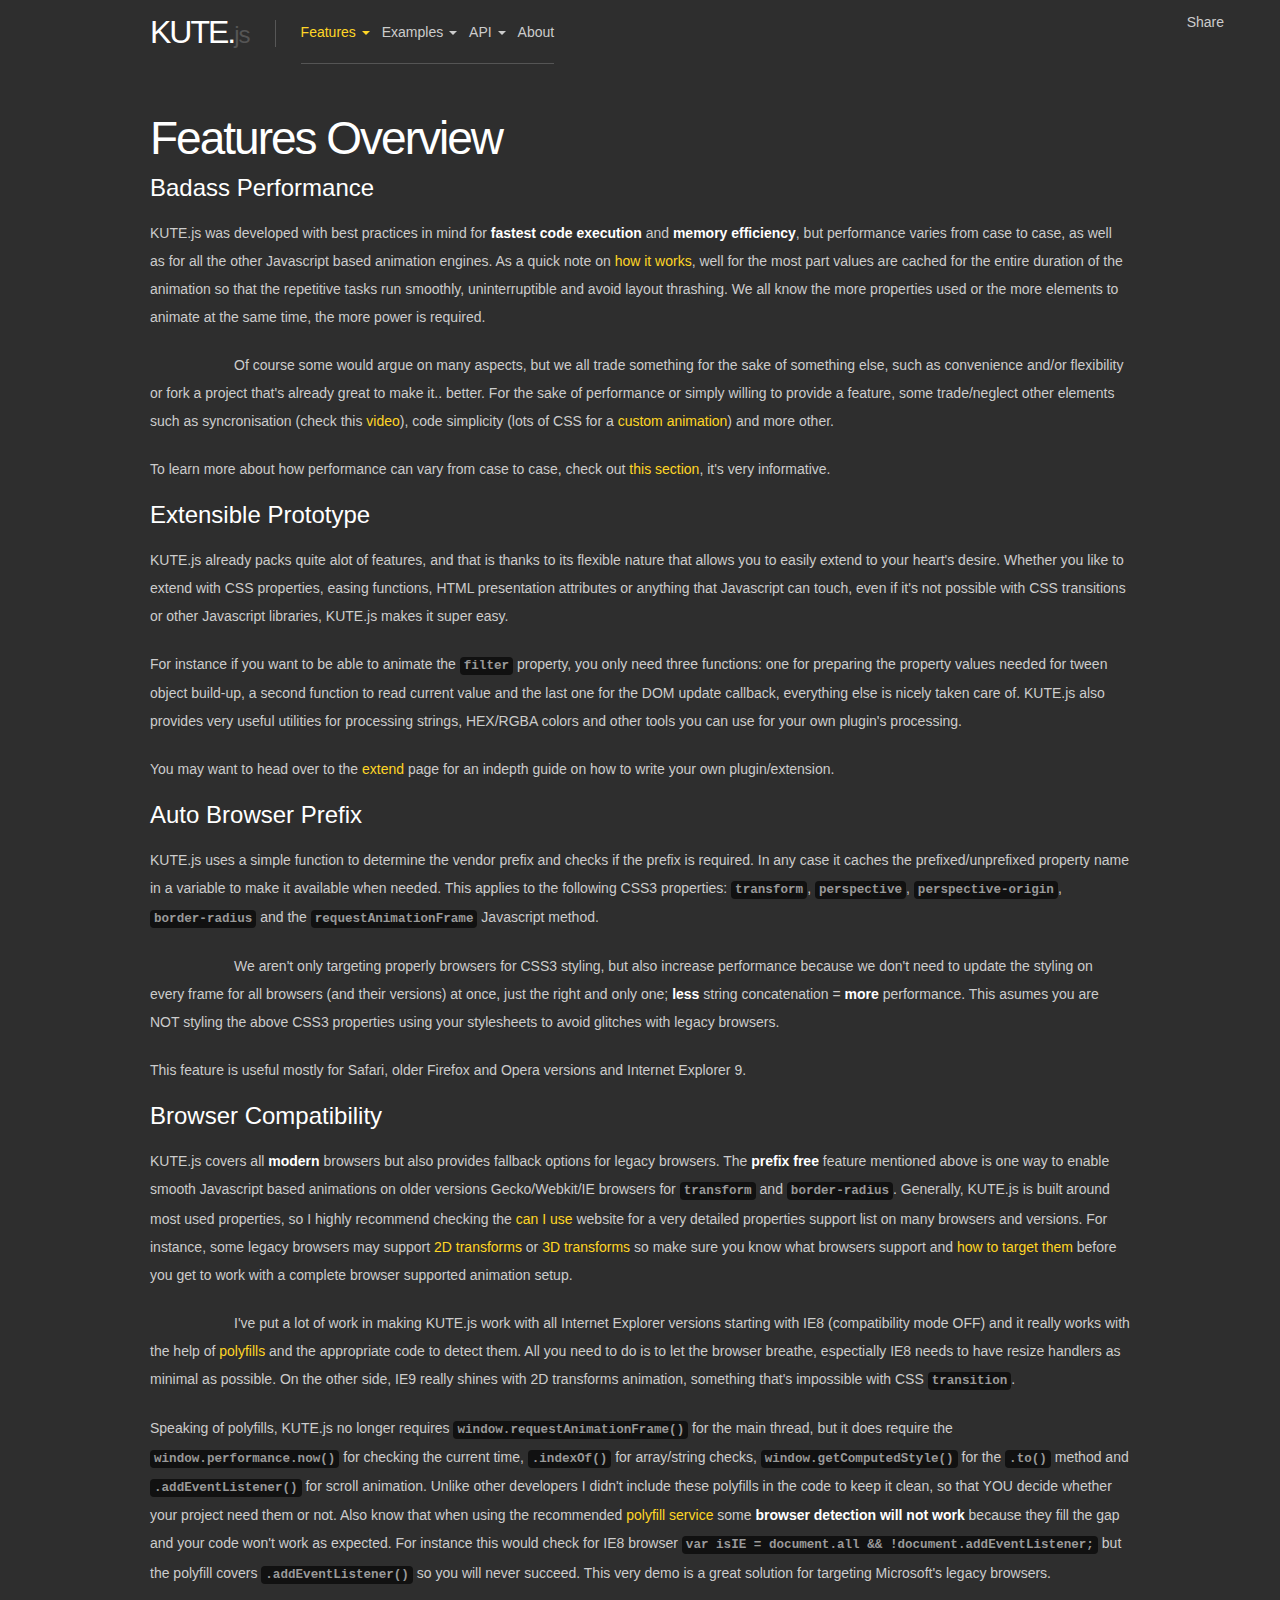
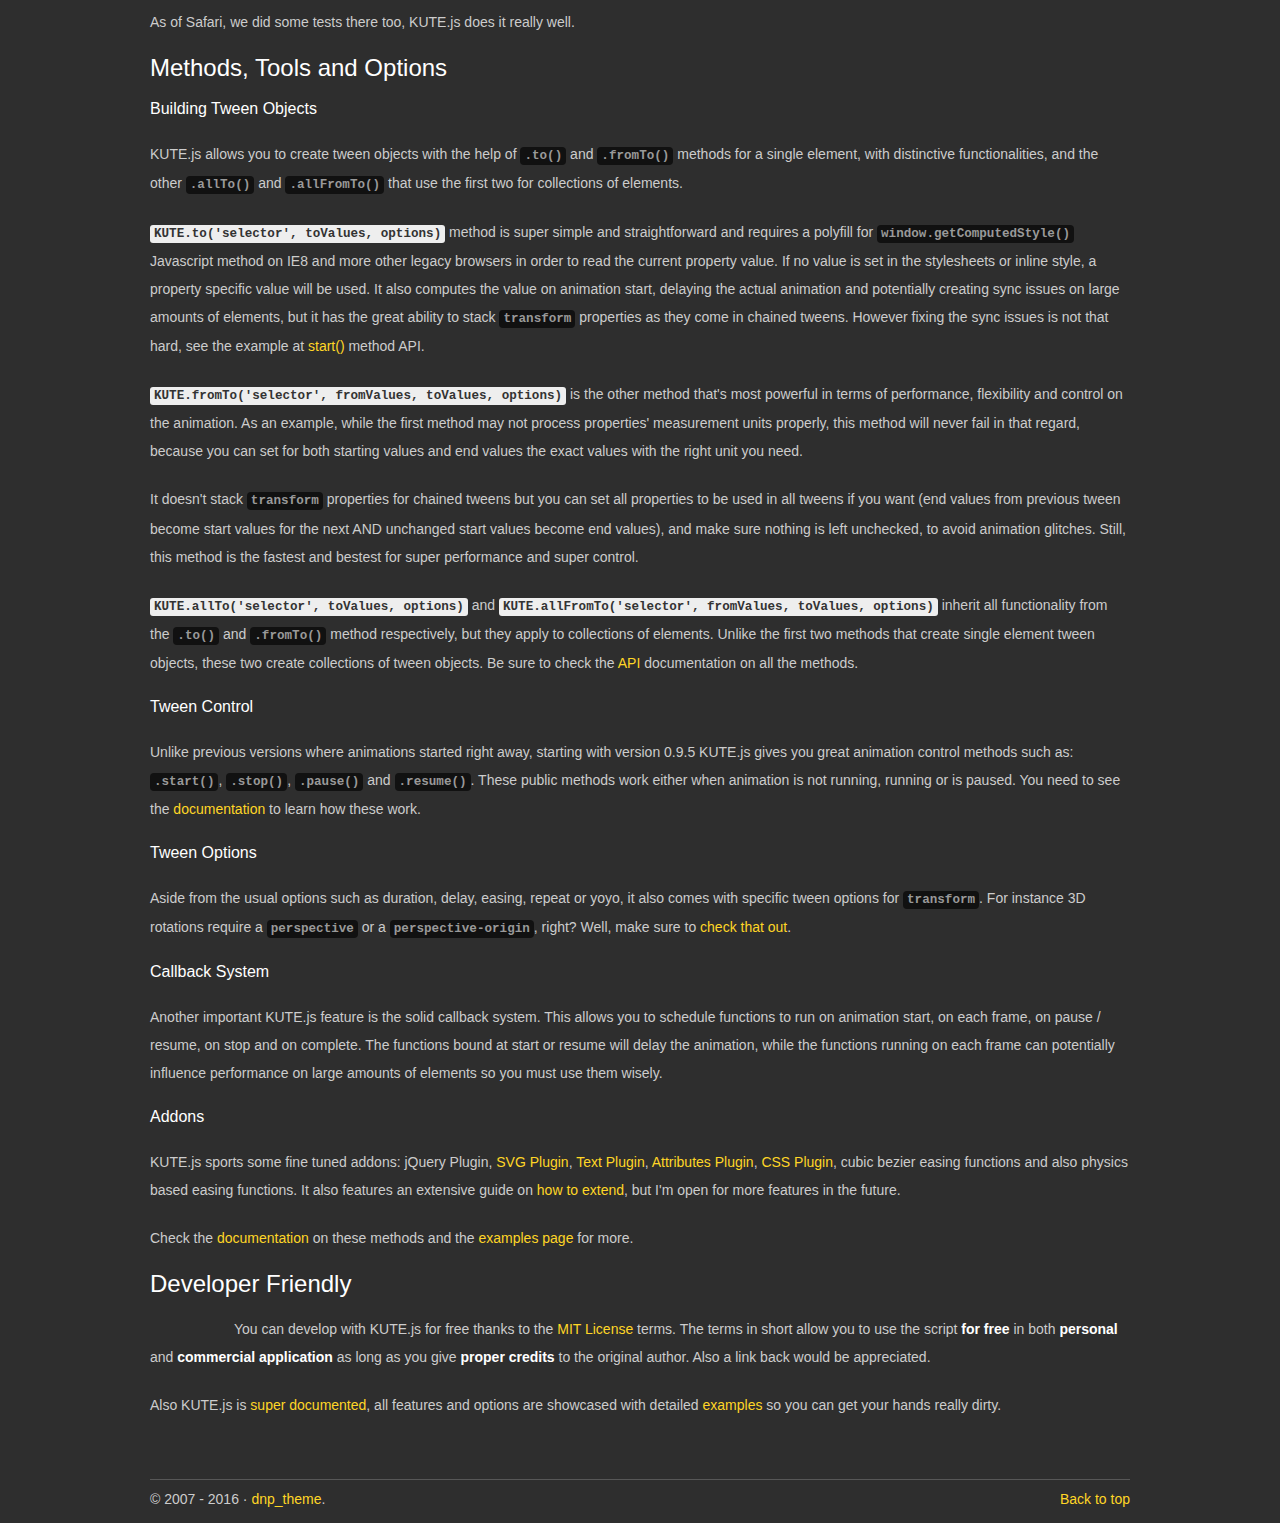
<file: kute.js-master/demo/features.html>
<!DOCTYPE html>
<!--[if IE 7]><html class="ie ie7" lang="en"><![endif]-->
<!--[if IE 8]><html class="ie ie8" lang="en"><![endif]-->
<!--[if IE 9]><html class="ie ie9" lang="en"><![endif]-->

<!--[if !IE ]><!-->
<html lang="en">
<!--<![endif]-->

<head>
    <meta charset="utf-8">
    <meta http-equiv="X-UA-Compatible" content="IE=edge">
    <meta name="viewport" content="width=device-width, initial-scale=1, minimum-scale=1.0">
    <meta name="description" content="An in-depth overview with all KUTE.js features, browser compatibility and performance.">
    <meta name="keywords" content="kute,kute.js,animation,javascript animation,tweening engine,animation engine,kute.js fetures,Javascript,Native Javascript,vanilla javascript,jQuery">
    <meta name="author" content="dnp_theme">
    <link rel="shortcut icon" href="./assets/img/favicon.png">

    <title>KUTE.js Features | Javascript Animation Engine</title>

    <!-- RESET CSS -->
    <link type="text/css" href="./assets/css/reset.css" rel="stylesheet">

    <!-- DEMO KUTE CSS -->
    <link type="text/css" href="./assets/css/kute.css" rel="stylesheet">

    <!-- Ion Icons -->
    <link type="text/css" href="http://code.ionicframework.com/ionicons/2.0.1/css/ionicons.min.css" rel="stylesheet">

    <!-- Polyfill -->
    <script src="./assets/js/minifill.js"></script>
    <!--[if lt IE 9]>
      <script src="https://oss.maxcdn.com/html5shiv/3.7.2/html5shiv.min.js"></script>
    <![endif]-->

    <!-- legacy browsers support via polyfill, you must remove the above when used
    <script src="https://cdn.polyfill.io/v2/polyfill.js?features=default,getComputedStyle|gated"> </script> -->

</head>

<body>
    <div class="site-wrapper">

        <div class="navbar-wrapper">
            <div class="content-wrap">
                <a href="index.html"><h1>KUTE.<span>js</span></h1></a>
                <ul class="nav">
                    <li class="btn-group active"><a href="#" data-function="toggle">Features <span class="caret"></span></a>
                        <ul class="subnav">
                            <li class="active"><a href="features.html">Feature Overview</a></li>
                            <li><a href="properties.html">Supported Properties</a></li>
                        </ul>
                    </li>
                    <li class="btn-group">
                        <a href="#" data-function="toggle">Examples <span class="caret"></span></a>
                        <ul class="subnav">
                            <li><a href="examples.html">Core Engine</a></li>
                            <li><a href="css.html">CSS Plugin </a></li>
                            <li><a href="svg.html">SVG Plugin </a></li>
                            <li><a href="text.html">Text Plugin </a></li>
                            <li><a href="attr.html">Attributes Plugin </a></li>
                        </ul>
                    </li>
                    <li class="btn-group">
                        <a href="#" data-function="toggle">API <span class="caret"></span></a>
                        <ul class="subnav">
                            <li><a href="start.html">Getting Started</a></li>
                            <li><a href="api.html">Public Methods</a></li>
                            <li><a href="options.html">Tween Options</a></li>
                            <li><a href="easing.html">Easing Functions</a></li>
                            <li><a href="extend.html">Extend Guide</a></li>
                        </ul>
                    </li>
                    <li><a href="about.html">About</a></li>
                </ul>
            </div>
        </div>

        <div class="content-wrap">
            <h2>Features Overview</h2>
            <h3 id="performance">Badass Performance</h3>
            <p>KUTE.js was developed with best practices in mind for <strong>fastest code execution</strong> and <strong>memory efficiency</strong>, but performance varies from case to case, as well as for all the 
                other Javascript based animation engines. As a quick note on <a href="about.html#how">how it works</a>, well for the most part values are cached for the entire duration of the animation so that the 
                repetitive tasks run smoothly, uninterruptible and avoid layout thrashing. We all know the more properties used or the more elements to animate at the same time, the more power is required.</p>

            <p><span class="ion-ios-cog media"></span>Of course some would argue on many aspects, but we all trade something for the sake of something else, such as convenience and/or flexibility or fork a project 
                that's already great to make it.. better. For the sake of performance or simply willing to provide a feature, some trade/neglect other elements such as syncronisation (check this 
                <a href="https://www.youtube.com/watch?v=1ZWugkJV5Ks" target="_blank">video</a>), code simplicity (lots of CSS for a <a href="https://daneden.github.io/animate.css/" target="_blank">custom animation</a>) 
                and more other.</p>
            <p>To learn more about how performance can vary from case to case, check out <a href="about.html#performance">this section</a>, it's very informative.</p>
        </div>

        <div class="content-wrap">
            <h3 id="extensible">Extensible Prototype</h3>
            <p>KUTE.js already packs quite alot of features, and that is thanks to its flexible nature that allows you to easily extend to your heart's desire. Whether you like to extend with CSS properties, easing 
                functions, HTML presentation attributes or anything that Javascript can touch, even if it's not possible with CSS transitions or other Javascript libraries, KUTE.js makes it super easy. </p>
            <p>For instance if you want to be able to animate the <code>filter</code> property, you only need three functions: one for preparing the property values needed for tween object build-up, a second function 
                to read current value and the last one for the DOM update callback, everything else is nicely taken care of. KUTE.js also provides very useful utilities for processing strings, HEX/RGBA colors and other 
                tools you can use for your own plugin's processing.</p>
            <p>You may want to head over to the <a href="extend.html">extend</a> page for an indepth guide on how to write your own plugin/extension.</p>
        </div>

        <div class="content-wrap">
            <h3 id="prefix">Auto Browser Prefix</h3>
            <p>KUTE.js uses a simple function to determine the vendor prefix and checks if the prefix is required. In any case it caches the prefixed/unprefixed property name in a variable to make it available when needed. 
                This applies to the following CSS3 properties: <code>transform</code>, <code>perspective</code>, <code>perspective-origin</code>, <code>border-radius</code> and the <code>requestAnimationFrame</code> 
                Javascript method.</p>
            <p><span class="ion-paper-airplane media"></span>We aren't only targeting properly browsers for CSS3 styling, but also increase performance because we don't need to update the styling on every frame for all 
                browsers (and their versions) at once, just the right and only one; <strong>less</strong> string concatenation = <strong>more</strong> performance. This asumes you are NOT styling the above CSS3 properties 
                using your stylesheets to avoid glitches with legacy browsers.</p>
            <p>This feature is useful mostly for Safari, older Firefox and Opera versions and Internet Explorer 9.</p>
        </div>

        <div class="content-wrap">
            <h3 id="compatibility">Browser Compatibility</h3>
            <p>KUTE.js covers all <strong>modern</strong> browsers but also provides fallback options for legacy browsers. The <strong>prefix free</strong> feature mentioned above is one way to enable smooth Javascript 
                based animations on older versions Gecko/Webkit/IE browsers for <code>transform</code> and <code>border-radius</code>. Generally, KUTE.js is built around most used properties, so I highly recommend checking 
                the <a href="http://caniuse.com" target="_blank">can I use</a> website for a very detailed properties support list on many browsers and versions. For instance, some legacy browsers may support 
                <a href="http://caniuse.com/#feat=transforms2d">2D transforms</a> or <a href="http://caniuse.com/#feat=transforms3d">3D transforms</a> so make sure you know what browsers support and 
                <a href="http://browserhacks.com/" target="_blank">how to target them</a> before you get to work with a complete browser supported animation setup.</p>
            <p><span class="ion-android-globe media"></span>I've put a lot of work in making KUTE.js work with all Internet Explorer versions starting with IE8 (compatibility mode OFF) and it really works with the help of 
            <a href="https://polyfill.io/" target="_blank">polyfills</a> and the appropriate code to detect them. All you need to do is to let the browser breathe, espectially IE8 needs to have resize handlers as minimal 
                as possible. On the other side, IE9 really shines with 2D transforms animation, something that's impossible with CSS <code>transition</code>.</p>
            <p>Speaking of polyfills, KUTE.js no longer requires <code>window.requestAnimationFrame()</code> for the main thread, but it does require the <code>window.performance.now()</code> for checking the current time, 
                <code>.indexOf()</code> for array/string checks, <code>window.getComputedStyle()</code> for the <code>.to()</code> method and <code>.addEventListener()</code> for scroll animation. Unlike other developers 
                I didn't include these polyfills in the code to keep it clean, so that YOU decide whether your project need them or not. Also know that when using the recommended 
                <a href="https://polyfill.io/" target="_blank">polyfill service</a> some <strong>browser detection will not work</strong> because they fill the gap and your code won't work as expected. For instance this would 
                check for IE8 browser <code>var isIE = document.all && !document.addEventListener;</code> but the polyfill covers <code>.addEventListener()</code> so you will never succeed. This very demo is a great solution 
                for targeting Microsoft's legacy browsers.</p>
            <p>As of Safari, we did some tests there too, KUTE.js does it really well.</p>
        </div>

        <div class="content-wrap">
            <h3 id="methods">Methods, Tools and Options</h3>
            <h4>Building Tween Objects</h4>
            <p>KUTE.js allows you to create tween objects with the help of <code>.to()</code> and <code>.fromTo()</code> methods for a single element, with distinctive functionalities, and the other <code>.allTo()</code> and 
                <code>.allFromTo()</code> that use the first two for collections of elements.</p>

            <p><kbd>KUTE.to('selector', toValues, options)</kbd> method is super simple and straightforward and requires a polyfill for <code>window.getComputedStyle()</code> Javascript method on IE8 and more other legacy 
                browsers in order to read the current property value. If no value is set in the stylesheets or inline style, a property specific value will be used. It also computes the value on animation start, delaying the 
                actual animation and potentially creating sync issues on large amounts of elements, but it has the great ability to stack <code>transform</code> properties as they come in chained tweens. However fixing the 
                sync issues is not that hard, see the example at <a href="api.html#start">start()</a> method API.</p>

            <p><kbd>KUTE.fromTo('selector', fromValues, toValues, options)</kbd> is the other method that's most powerful in terms of performance, flexibility and control on the animation. As an example, while the first method 
                may not process properties' measurement units properly, this method will never fail in that regard, because you can set for both starting values and end values the exact values with the right unit you need.</p>

            <p>It doesn't stack <code>transform</code> properties for chained tweens but you can set all properties to be used in all tweens if you want (end values from previous tween become start values for the next AND 
                unchanged start values become end values), and make sure nothing is left unchecked, to avoid animation glitches. Still, this method is the fastest and bestest for super performance and super control.</p>

            <p><kbd>KUTE.allTo('selector', toValues, options)</kbd> and <kbd>KUTE.allFromTo('selector', fromValues, toValues, options)</kbd> inherit all functionality from the <code>.to()</code> and <code>.fromTo()</code> 
                method respectively, but they apply to collections of elements. Unlike the first two methods that create single element tween objects, these two create collections of tween objects. Be sure to check the 
                <a href="api.html">API</a> documentation on all the methods.</p>

            <h4>Tween Control</h4>
            <p>Unlike previous versions where animations started right away, starting with version 0.9.5 KUTE.js gives you great animation control methods such as: <code>.start()</code>, <code>.stop()</code>, <code>.pause()</code> 
                and <code>.resume()</code>. These public methods work either when animation is not running, running or is paused. You need to see the <a href="api.html">documentation</a> to learn how these work.</p>

            <h4>Tween Options</h4>
            <p>Aside from the usual options such as duration, delay, easing, repeat or yoyo, it also comes with specific tween options for <code>transform</code>. For instance 3D rotations require a <code>perspective</code> or 
                a <code>perspective-origin</code>, right? Well, make sure to <a href="options.html">check that out</a>.</p>

            <h4>Callback System</h4>
            <p>Another important KUTE.js feature is the solid callback system. This allows you to schedule functions to run on animation start, on each frame, on pause / resume, on stop and on complete. The functions bound at 
                start or resume will delay the animation, while the functions running on each frame can potentially influence performance on large amounts of elements so you must use them wisely.</p>

            <h4>Addons</h4>
            <p>KUTE.js sports some fine tuned addons: jQuery Plugin, <a href="svg.html">SVG Plugin</a>, <a href="text.html">Text Plugin</a>, <a href="attr.html">Attributes Plugin</a>, <a href="css.html">CSS Plugin</a>, cubic 
                bezier easing functions and also physics based easing functions. It also features an extensive guide on <a href="extend.html">how to extend</a>, but I'm open for more features in the future.</p>

            <p>Check the <a href="api.html">documentation</a> on these methods and the <a href="examples.html">examples page</a> for more.</p>
        </div>

        <div class="content-wrap">
            <h3>Developer Friendly</h3>
            <p><span class="ion-happy media"></span>You can develop with KUTE.js for free thanks to the <a href="https://github.com/thednp/kute.js/blob/master/LICENSE" target="_blank">MIT License</a> terms. The terms in short 
                allow you to use the script <strong>for free</strong> in both <strong>personal</strong> and <strong>commercial application</strong> as long as you give <strong>proper credits</strong> to the original author. 
                Also a link back would be appreciated.</p>
            <p>Also KUTE.js is <a href="api.html">super documented</a>, all features and options are showcased with detailed <a href="examples.html">examples</a> so you can get your hands really dirty.</p>

            <ul id="share" class="nav">
                <li>Share </li>
                <li class="hidden-xs"><a target="_blank" href="https://www.facebook.com/sharer/sharer.php?u=http://thednp.github.io/kute.js/index.html" title="Share KUTE.js on Facebook"><span class="ion-social-facebook-outline icon"></span></a></li>
                <li class="hidden-xs"><a target="_blank" href="https://twitter.com/home?status=Spread the word about %23KUTEJS animation engine by @dnp_theme and download here http://thednp.github.io/kute.js/index.html" title="Share KUTE.js on Twitter"><span class="icon ion-social-twitter-outline"></span></a></li>
                <li class="hidden-xs"><a target="_blank" href="https://plus.google.com/share?url=http://thednp.github.io/kute.js/index.html" title="Share KUTE.js on Google+"><span class="icon ion-social-googleplus-outline"></span></a></li>
            </ul>
        </div>

        <!-- FOOTER -->
        <footer>
            <div class="content-wrap">
                <p class="pull-right"><a id="toTop" href="#">Back to top</a></p>
                <p>&copy; 2007 - 2016 &middot; <a href="http://themeforest.net/user/dnp_theme?ref=dnp_theme">dnp_theme</a>.</p>
            </div>
        </footer>

    </div>
    <!-- /.site-wrapper -->



    <!-- JavaScript
================================================== -->
    <!-- Placed at the end of the document so the pages load faster -->

    <!--<script src="http://cdn.jsdelivr.net/kute.js/1.6.0/kute.min.js"></script>  KUTE CDN -->

    <script src="./src/kute.min.js"></script>
    <!-- KUTE.js core -->
    <script src="./assets/js/scripts.js"></script>
    <!-- some stuff -->
</body>

</html>
</file>
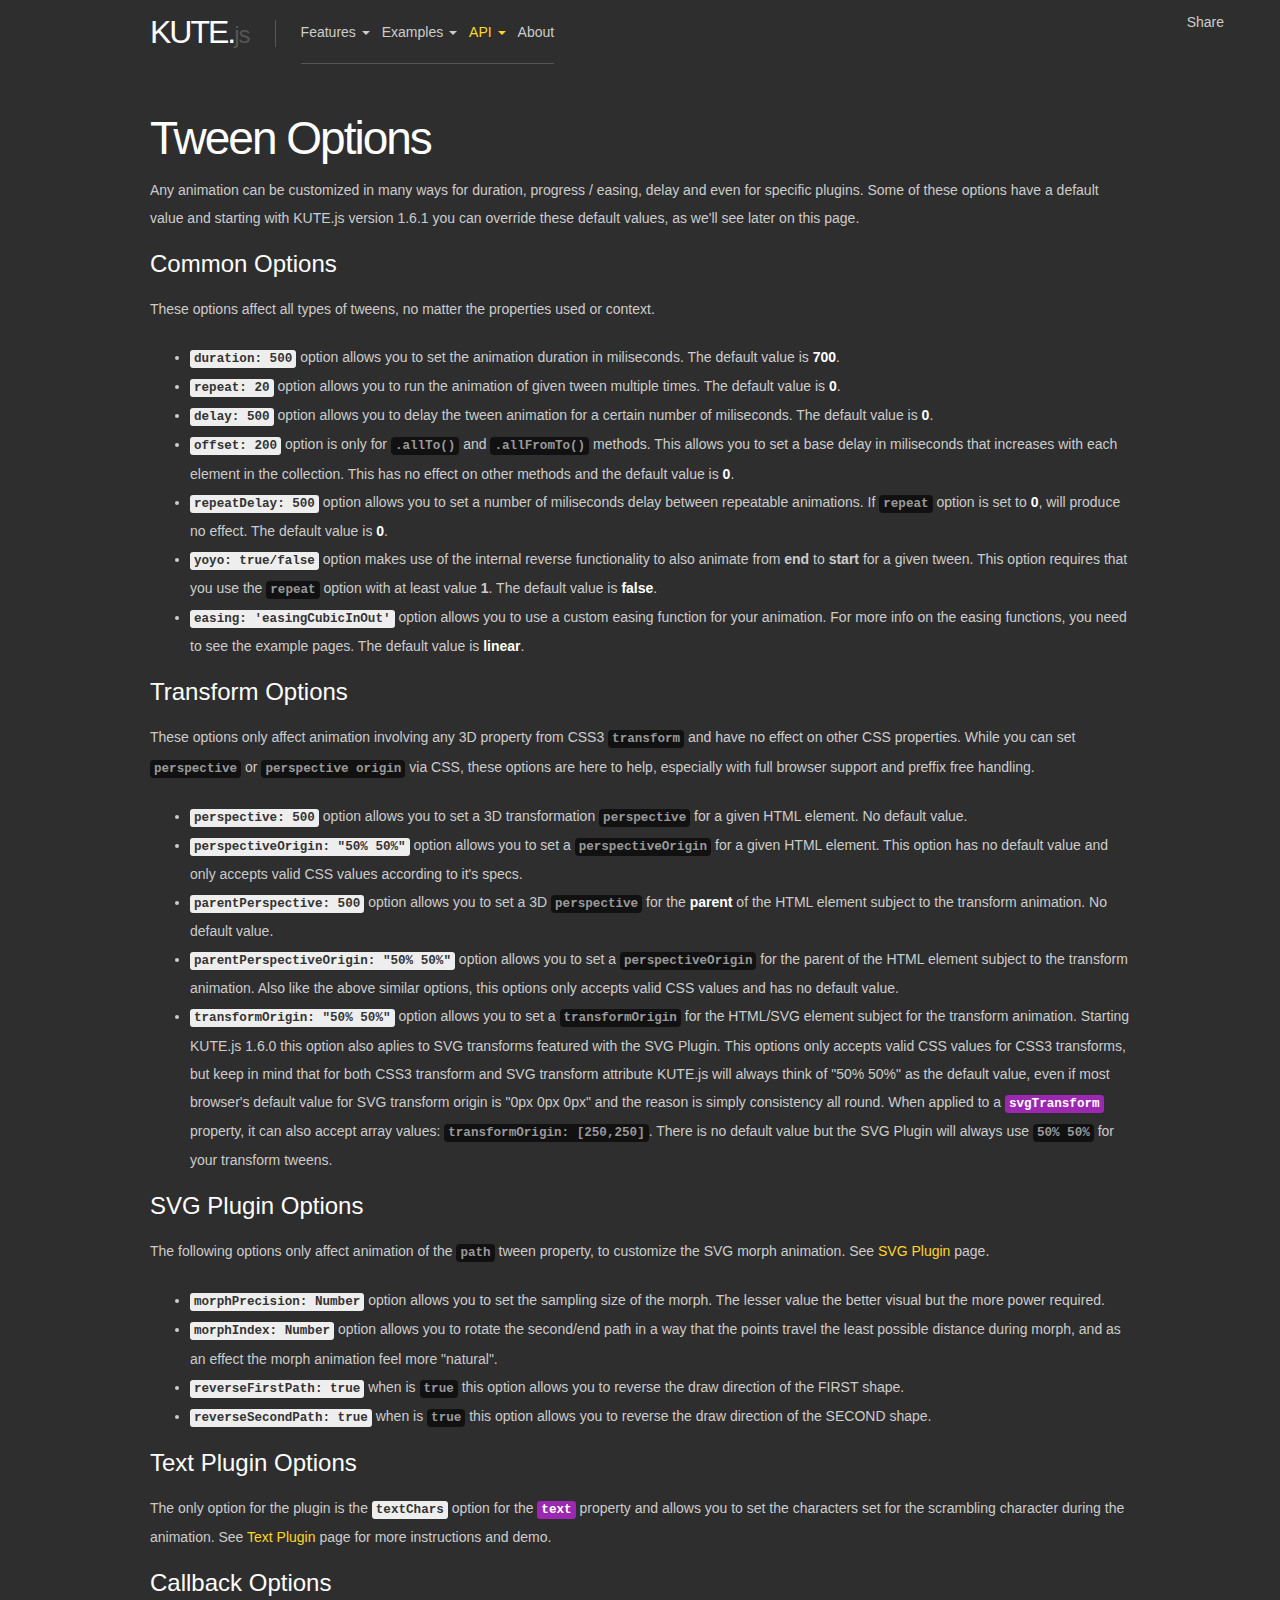
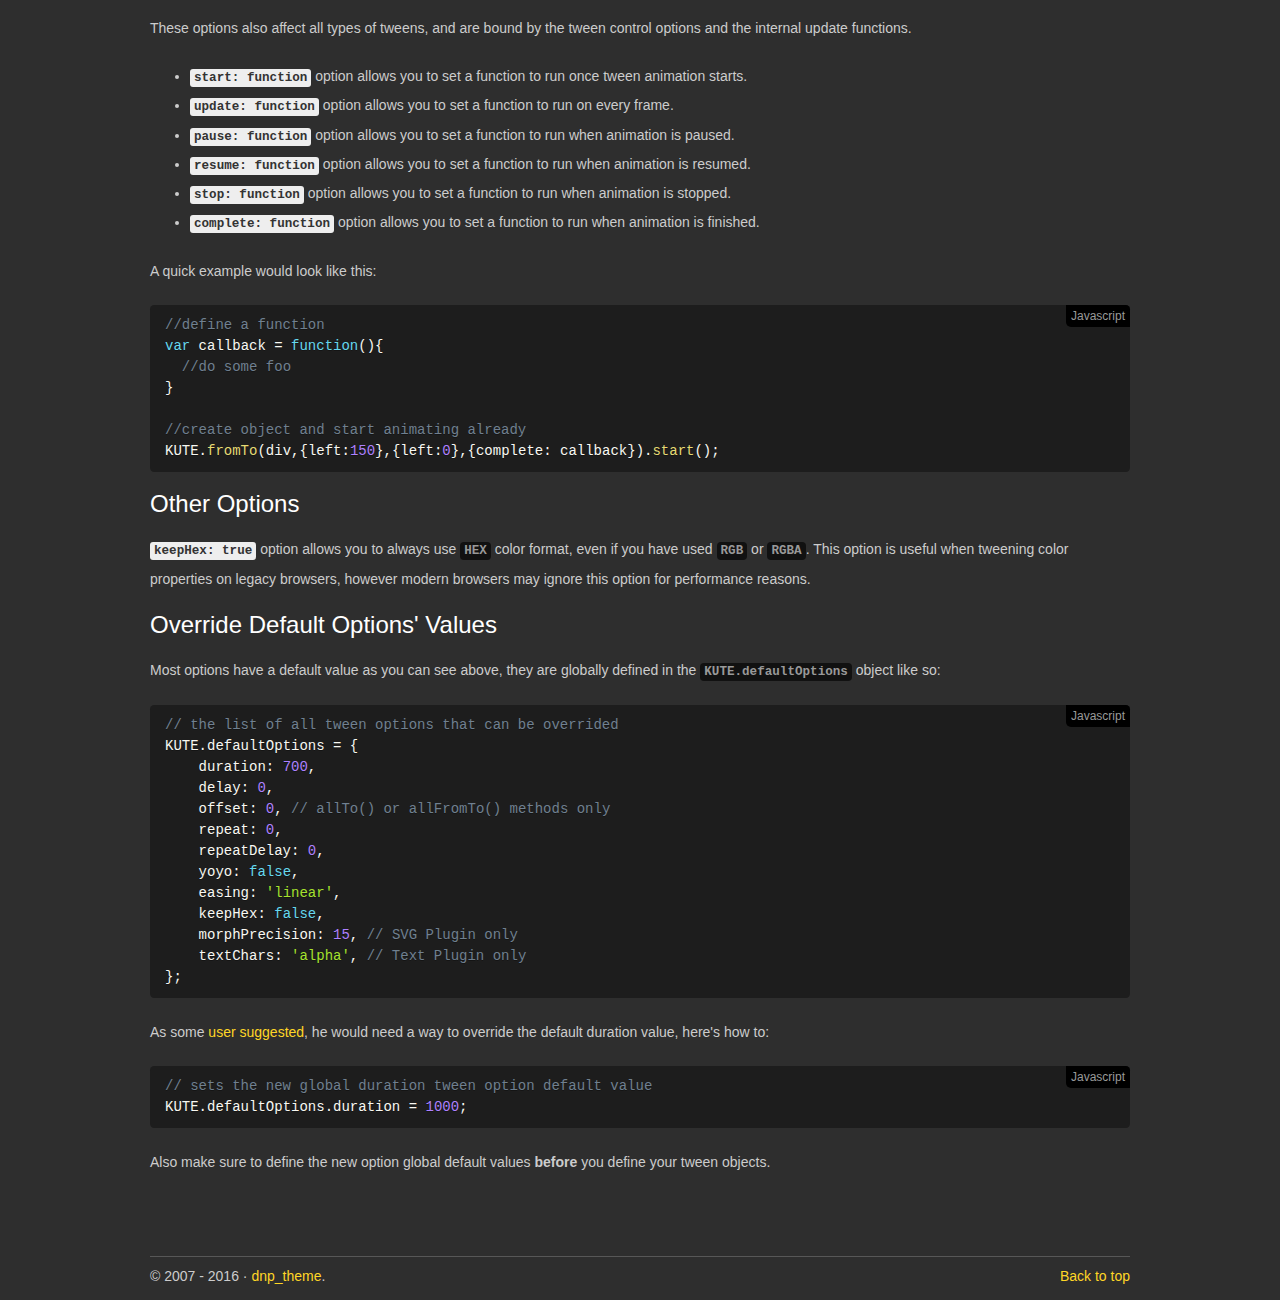
<file: kute.js-master/demo/options.html>
<!DOCTYPE html>
<!--[if IE 7]><html class="ie ie7" lang="en"><![endif]-->
<!--[if IE 8]><html class="ie ie8" lang="en"><![endif]-->
<!--[if IE 9]><html class="ie ie9" lang="en"><![endif]-->

<!--[if !IE ]><!-->
<html lang="en">
<!--<![endif]-->

<head>
    <meta charset="utf-8">
    <meta http-equiv="X-UA-Compatible" content="IE=edge">
    <meta name="viewport" content="width=device-width, initial-scale=1, minimum-scale=1.0">
    <meta name="description" content="KUTE.js tween options refference on most common options as well as property or plugin specific.">
    <meta name="keywords" content="kute,kute.js,animation,javascript animation,tweening engine,animation engine,kute.js tween options,Javascript,Native Javascript,vanilla javascript,jQuery">
    <meta name="author" content="dnp_theme">
    <link rel="shortcut icon" href="./assets/img/favicon.png">
    <!-- TO DO -->

    <title>KUTE.js Tween Options | Javascript Animation Engine</title>

    <!-- RESET CSS -->
    <link type="text/css" href="./assets/css/reset.css" rel="stylesheet">

    <!-- DEMO KUTE CSS -->
    <link type="text/css" href="./assets/css/kute.css" rel="stylesheet">

    <!-- Ion Icons -->
    <link type="text/css" href="http://code.ionicframework.com/ionicons/2.0.1/css/ionicons.min.css" rel="stylesheet">

    <!-- Synthax highlighter -->
    <link href="./assets/css/prism.css" rel="stylesheet">

    <!-- Polyfill -->
    <script src="./assets/js/minifill.js">
    </script>
    <!--[if lt IE 9]>
      <script src="https://oss.maxcdn.com/html5shiv/3.7.2/html5shiv.min.js"></script>
    <![endif]-->

    <!-- legacy browsers support via polyfill, you must remove the above when used
    <script src="https://cdn.polyfill.io/v2/polyfill.js?features=default,getComputedStyle|gated"> </script> -->

</head>

<body>
    <div class="site-wrapper">

        <div class="navbar-wrapper">
            <div class="content-wrap">
                <a href="index.html"><h1>KUTE.<span>js</span></h1></a>
                <ul class="nav">
                    <li class="btn-group"><a href="#" data-function="toggle">Features <span class="caret"></span></a>
                        <ul class="subnav">
                            <li><a href="features.html">Feature Overview</a></li>
                            <li><a href="properties.html">Supported Properties</a></li>
                        </ul>
                    </li>
                    <li class="btn-group">
                        <a href="#" data-function="toggle">Examples <span class="caret"></span></a>
                        <ul class="subnav">
                            <li><a href="examples.html">Core Engine</a></li>
                            <li><a href="css.html">CSS Plugin </a></li>
                            <li><a href="svg.html">SVG Plugin </a></li>
                            <li><a href="text.html">Text Plugin </a></li>
                            <li><a href="attr.html">Attributes Plugin </a></li>
                        </ul>
                    </li>
                    <li class="btn-group active">
                        <a href="#" data-function="toggle">API <span class="caret"></span></a>
                        <ul class="subnav">
                            <li><a href="start.html">Getting Started</a></li>
                            <li><a href="api.html">Public Methods</a></li>
                            <li class="active"><a href="options.html">Tween Options</a></li>
                            <li><a href="easing.html">Easing Functions</a></li>
                            <li><a href="extend.html">Extend Guide</a></li>
                        </ul>
                    </li>
                    <li><a href="about.html">About</a></li>
                </ul>
            </div>
        </div>

        <div class="content-wrap">
            <h2 id="tweenoptions">Tween Options</h2>
            <p>Any animation can be customized in many ways for duration, progress / easing, delay and even for specific plugins. Some of these options have a default value and starting with KUTE.js version 1.6.1 you can 
                override these default values, as we'll see later on this page.</p>

            <h3>Common Options</h3>
            <p>These options affect all types of tweens, no matter the properties used or context.</p>
            <ul>
                <li><kbd>duration: 500</kbd> option allows you to set the animation duration in miliseconds. The default value is <strong>700</strong>.</li>
                <li><kbd>repeat: 20</kbd> option allows you to run the animation of given tween multiple times. The default value is <strong>0</strong>.</li>
                <li><kbd>delay: 500</kbd> option allows you to delay the tween animation for a certain number of miliseconds. The default value is <strong>0</strong>.</li>
                <li><kbd>offset: 200</kbd> option is only for <code>.allTo()</code> and <code>.allFromTo()</code> methods. This allows you to set a base delay in miliseconds that increases with each element in the collection. 
                    This has no effect on other methods and the default value is <strong>0</strong>.</li>
                <li><kbd>repeatDelay: 500</kbd> option allows you to set a number of miliseconds delay between repeatable animations. If <code>repeat</code> option is set to <strong>0</strong>, will produce no effect. 
                    The default value is <strong>0</strong>.</li>
                <li><kbd>yoyo: true/false</kbd> option makes use of the internal reverse functionality to also animate from <b>end</b> to <b>start</b> for a given tween. This option requires that you use the <code>repeat</code> 
                    option with at least value <b>1</b>. The default value is <strong>false</strong>.</li>
                <li><kbd>easing: 'easingCubicInOut'</kbd> option allows you to use a custom easing function for your animation. For more info on the easing functions, you need to see the example pages. The default value 
                    is <strong>linear</strong>.</li>
            </ul>

            <h3>Transform Options</h3>
            <p>These options only affect animation involving any 3D property from CSS3 <code>transform</code> and have no effect on other CSS properties. While you can set <code>perspective</code> or 
                <code>perspective origin</code> via CSS, these options are here to help, especially with full browser support and preffix free handling.</p>
            <ul>
                <li><kbd>perspective: 500</kbd> option allows you to set a 3D transformation <code>perspective</code> for a given HTML element. No default value.</li>
                <li><kbd>perspectiveOrigin: "50% 50%"</kbd> option allows you to set a <code>perspectiveOrigin</code> for a given HTML element. This option has no default value and only accepts valid CSS values according to 
                    it's specs.</li>
                <li><kbd>parentPerspective: 500</kbd> option allows you to set a 3D <code>perspective</code> for the <strong>parent</strong> of the HTML element subject to the transform animation. No default value.</li>
                <li><kbd>parentPerspectiveOrigin: "50% 50%"</kbd> option allows you to set a <code>perspectiveOrigin</code> for the parent of the HTML element subject to the transform animation. Also like the above similar 
                    options, this options only accepts valid CSS values and has no default value.</li>
                <li><kbd>transformOrigin: "50% 50%"</kbd> option allows you to set a <code>transformOrigin</code> for the HTML/SVG element subject for the transform animation. Starting KUTE.js 1.6.0 this option also aplies to 
                    SVG transforms featured with the SVG Plugin. This options only accepts valid CSS values for CSS3 transforms, but keep in mind that for both CSS3 transform and SVG transform attribute KUTE.js will always 
                    think of "50% 50%" as the default value, even if most browser's default value for SVG transform origin is "0px 0px 0px" and the reason is simply consistency all round. When applied to a 
                    <kbd class="bg-olive">svgTransform</kbd> property, it can also accept array values: <code>transformOrigin: [250,250]</code>. There is no default value but the SVG Plugin will always use 
                    <code>50% 50%</code> for your transform tweens.</li>
            </ul>

            <h3>SVG Plugin Options</h3>
            <p>The following options only affect animation of the <code>path</code> tween property, to customize the SVG morph animation. See <a href="svg.html">SVG Plugin</a> page.</p>
            <ul>
                <li><kbd>morphPrecision: Number</kbd> option allows you to set the sampling size of the morph. The lesser value the better visual but the more power required.</li>
                <li><kbd>morphIndex: Number</kbd> option allows you to rotate the second/end path in a way that the points travel the least possible distance during morph, and as an effect the morph animation feel more "natural".</li>
                <li><kbd>reverseFirstPath: true</kbd> when is <code>true</code> this option allows you to reverse the draw direction of the FIRST shape.</li>
                <li><kbd>reverseSecondPath: true</kbd> when is <code>true</code> this option allows you to reverse the draw direction of the SECOND shape.</li>
            </ul>

            <h3>Text Plugin Options</h3>
            <p>The only option for the plugin is the <kbd>textChars</kbd> option for the <kbd class="bg-olive">text</kbd> property and allows you to set the characters set for the scrambling character during the animation. 
                See <a href="text.html">Text Plugin</a> page for more instructions and demo.</p>

            <h3>Callback Options</h3>
            <p>These options also affect all types of tweens, and are bound by the tween control options and the internal update functions.</p>
            <ul>
                <li><kbd>start: function</kbd> option allows you to set a function to run once tween animation starts.</li>
                <li><kbd>update: function</kbd> option allows you to set a function to run on every frame.</li>
                <li><kbd>pause: function</kbd> option allows you to set a function to run when animation is paused.</li>
                <li><kbd>resume: function</kbd> option allows you to set a function to run when animation is resumed.</li>
                <li><kbd>stop: function</kbd> option allows you to set a function to run when animation is stopped.</li>
                <li><kbd>complete: function</kbd> option allows you to set a function to run when animation is finished.</li>
            </ul>

            <p>A quick example would look like this:</p>
            <pre><code class="language-javascript">//define a function
var callback = function(){
  //do some foo
}

//create object and start animating already
KUTE.fromTo(div,{left:150},{left:0},{complete: callback}).start();
</code></pre>
            <h3>Other Options</h3>
            <p><kbd>keepHex: true</kbd> option allows you to always use <code>HEX</code> color format, even if you have used <code>RGB</code> or <code>RGBA</code>. This option is useful when tweening color properties on 
                legacy browsers, however modern browsers may ignore this option for performance reasons.</p>

            <h3>Override Default Options' Values</h3>
            <p>Most options have a default value as you can see above, they are globally defined in the <code>KUTE.defaultOptions</code> object like so:</p>
            <pre><code class="language-javascript">// the list of all tween options that can be overrided
KUTE.defaultOptions = {
    duration: 700,
    delay: 0,
    offset: 0, // allTo() or allFromTo() methods only
    repeat: 0,
    repeatDelay: 0,
    yoyo: false,
    easing: 'linear',
    keepHex: false,
    morphPrecision: 15, // SVG Plugin only
    textChars: 'alpha', // Text Plugin only
};
</code></pre>

            <p>As some <a href="https://github.com/thednp/kute.js/issues/47">user suggested</a>, he would need a way to override the default duration value, here's how to:</p>

            <pre><code class="language-javascript">// sets the new global duration tween option default value
KUTE.defaultOptions.duration = 1000;
</code></pre>
            <p>Also make sure to define the new option global default values <b>before</b> you define your tween objects.</p>
        </div>

        <div class="content-wrap">

            <ul id="share" class="nav">
                <li>Share </li>
                <li class="hidden-xs"><a target="_blank" href="https://www.facebook.com/sharer/sharer.php?u=http://thednp.github.io/kute.js/index.html" title="Share KUTE.js on Facebook"><span class="ion-social-facebook-outline icon"></span></a></li>
                <li class="hidden-xs"><a target="_blank" href="https://twitter.com/home?status=Spread the word about %23KUTEJS animation engine by @dnp_theme and download here http://thednp.github.io/kute.js/index.html" title="Share KUTE.js on Twitter"><span class="icon ion-social-twitter-outline"></span></a></li>
                <li class="hidden-xs"><a target="_blank" href="https://plus.google.com/share?url=http://thednp.github.io/kute.js/index.html" title="Share KUTE.js on Google+"><span class="icon ion-social-googleplus-outline"></span></a></li>
            </ul>

        </div>

        <!-- FOOTER -->
        <footer>
            <div class="content-wrap">
                <p class="pull-right"><a id="toTop" href="#">Back to top</a></p>
                <p>&copy; 2007 - 2016 &middot; <a href="http://themeforest.net/user/dnp_theme?ref=dnp_theme">dnp_theme</a>.</p>
            </div>
        </footer>

    </div>
    <!-- /.site-wrapper -->



    <!-- JavaScript
================================================== -->
    <!-- Placed at the end of the document so the pages load faster -->

    <!-- highlighter -->
    <script src="./assets/js/prism.js" type="text/javascript"></script>

    <!--<script src="http://cdn.jsdelivr.net/kute.js/1.6.0/kute.min.js"></script>  KUTE CDN -->

    <script src="./src/kute.min.js"></script>
    <!-- KUTE.js core -->
    <script src="./assets/js/scripts.js"></script>
    <!-- some stuff -->
</body>

</html>
</file>
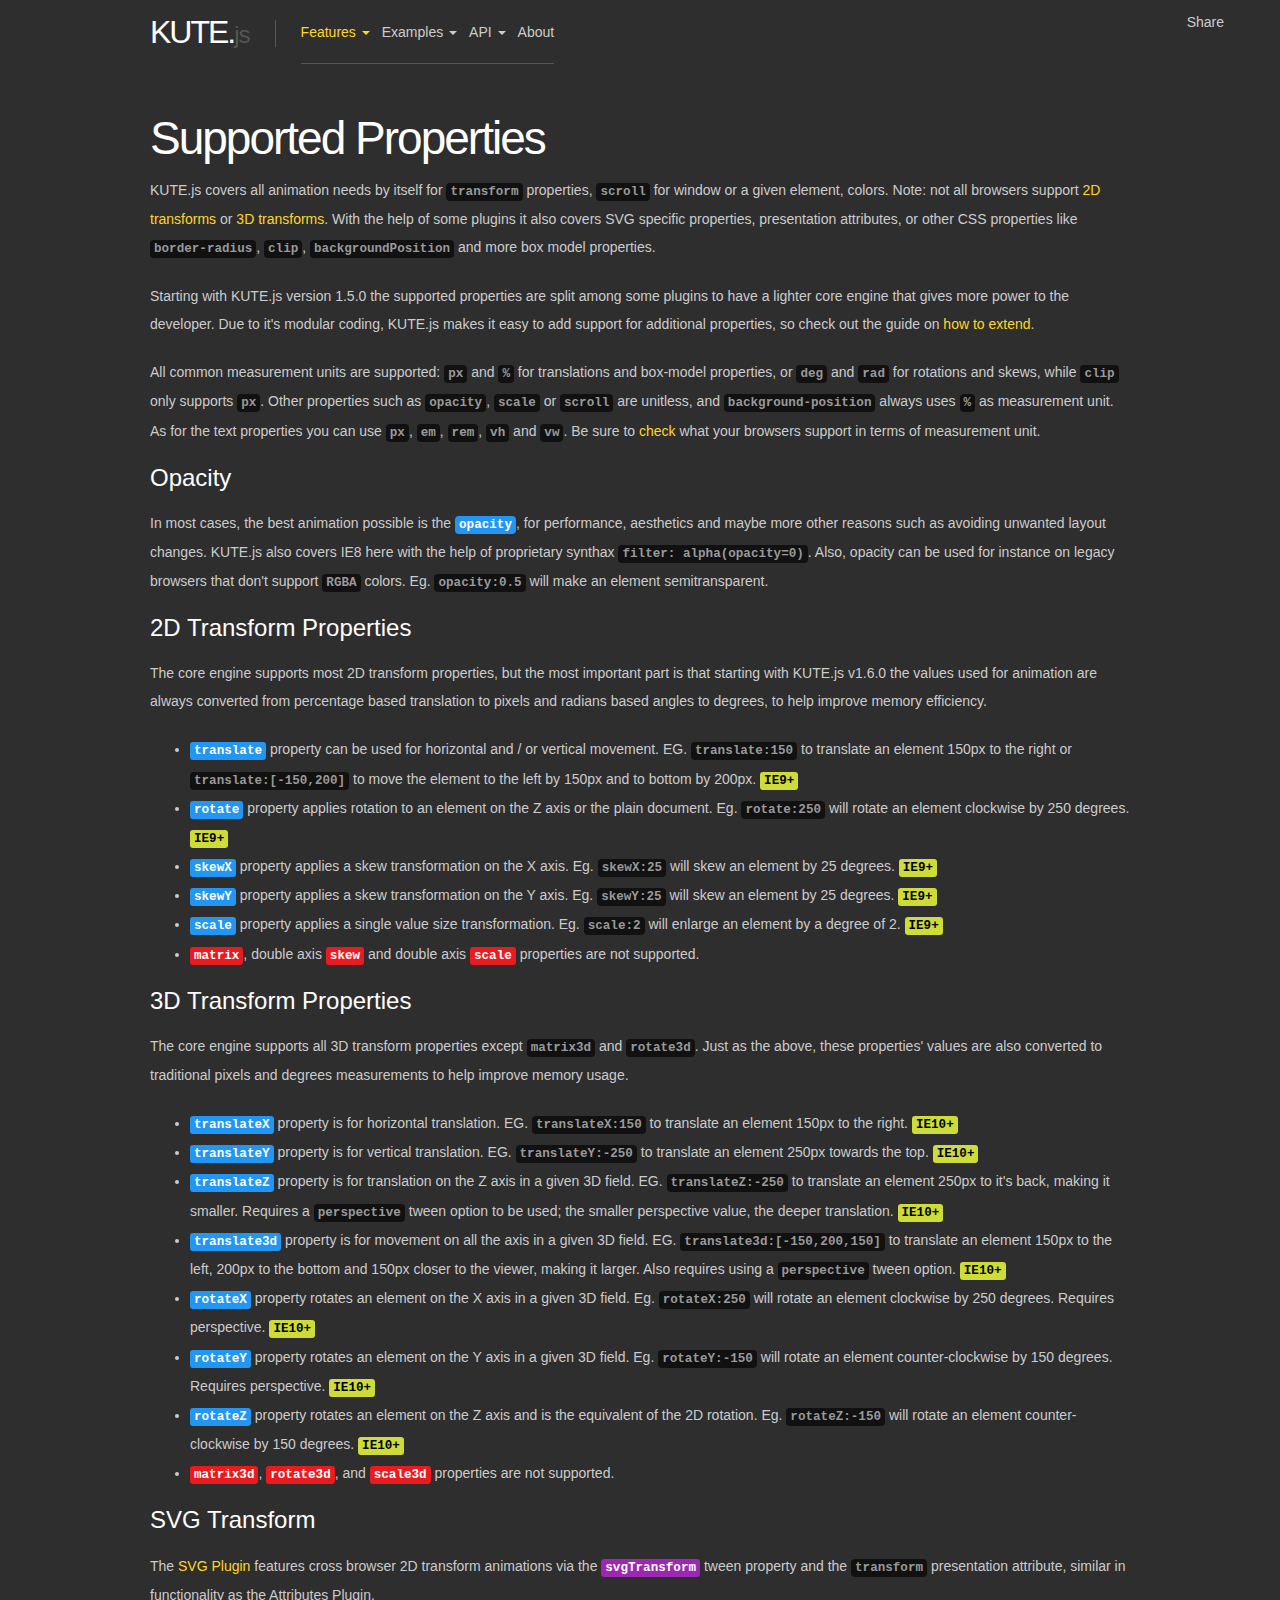
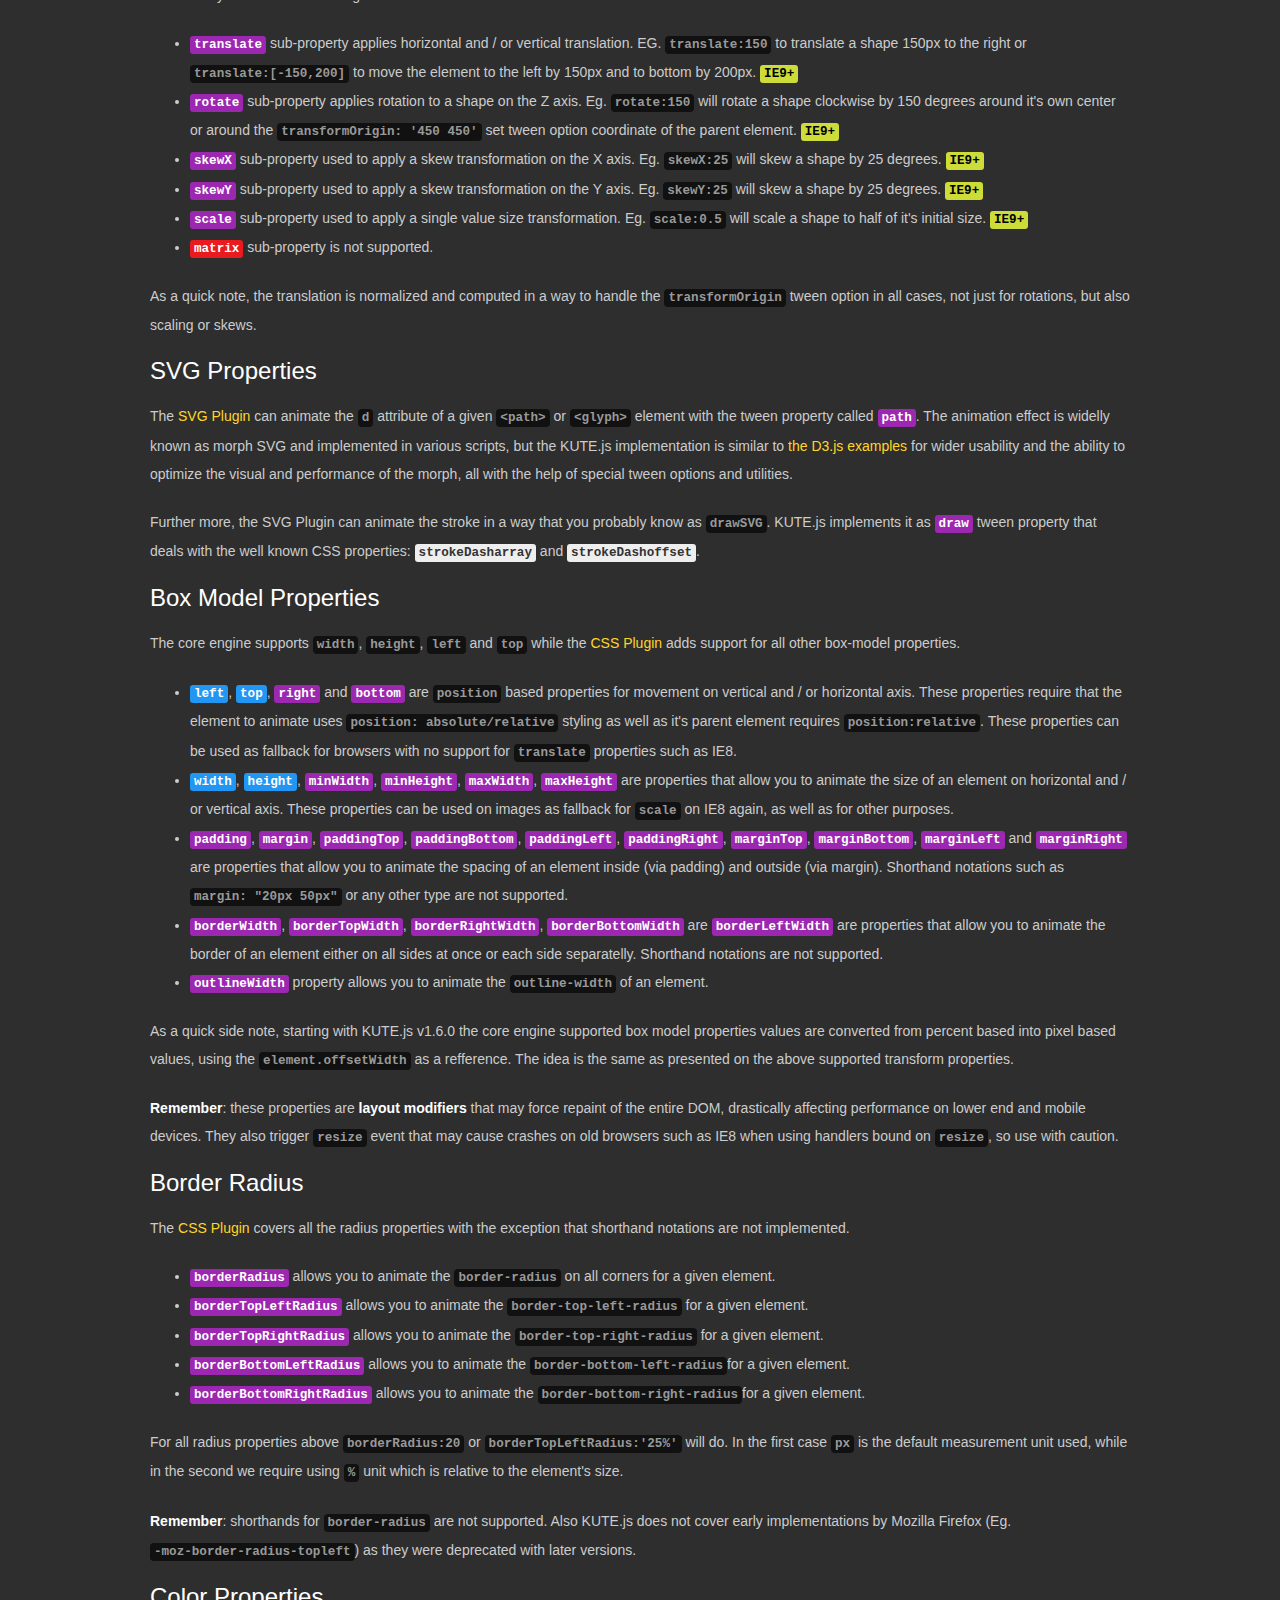
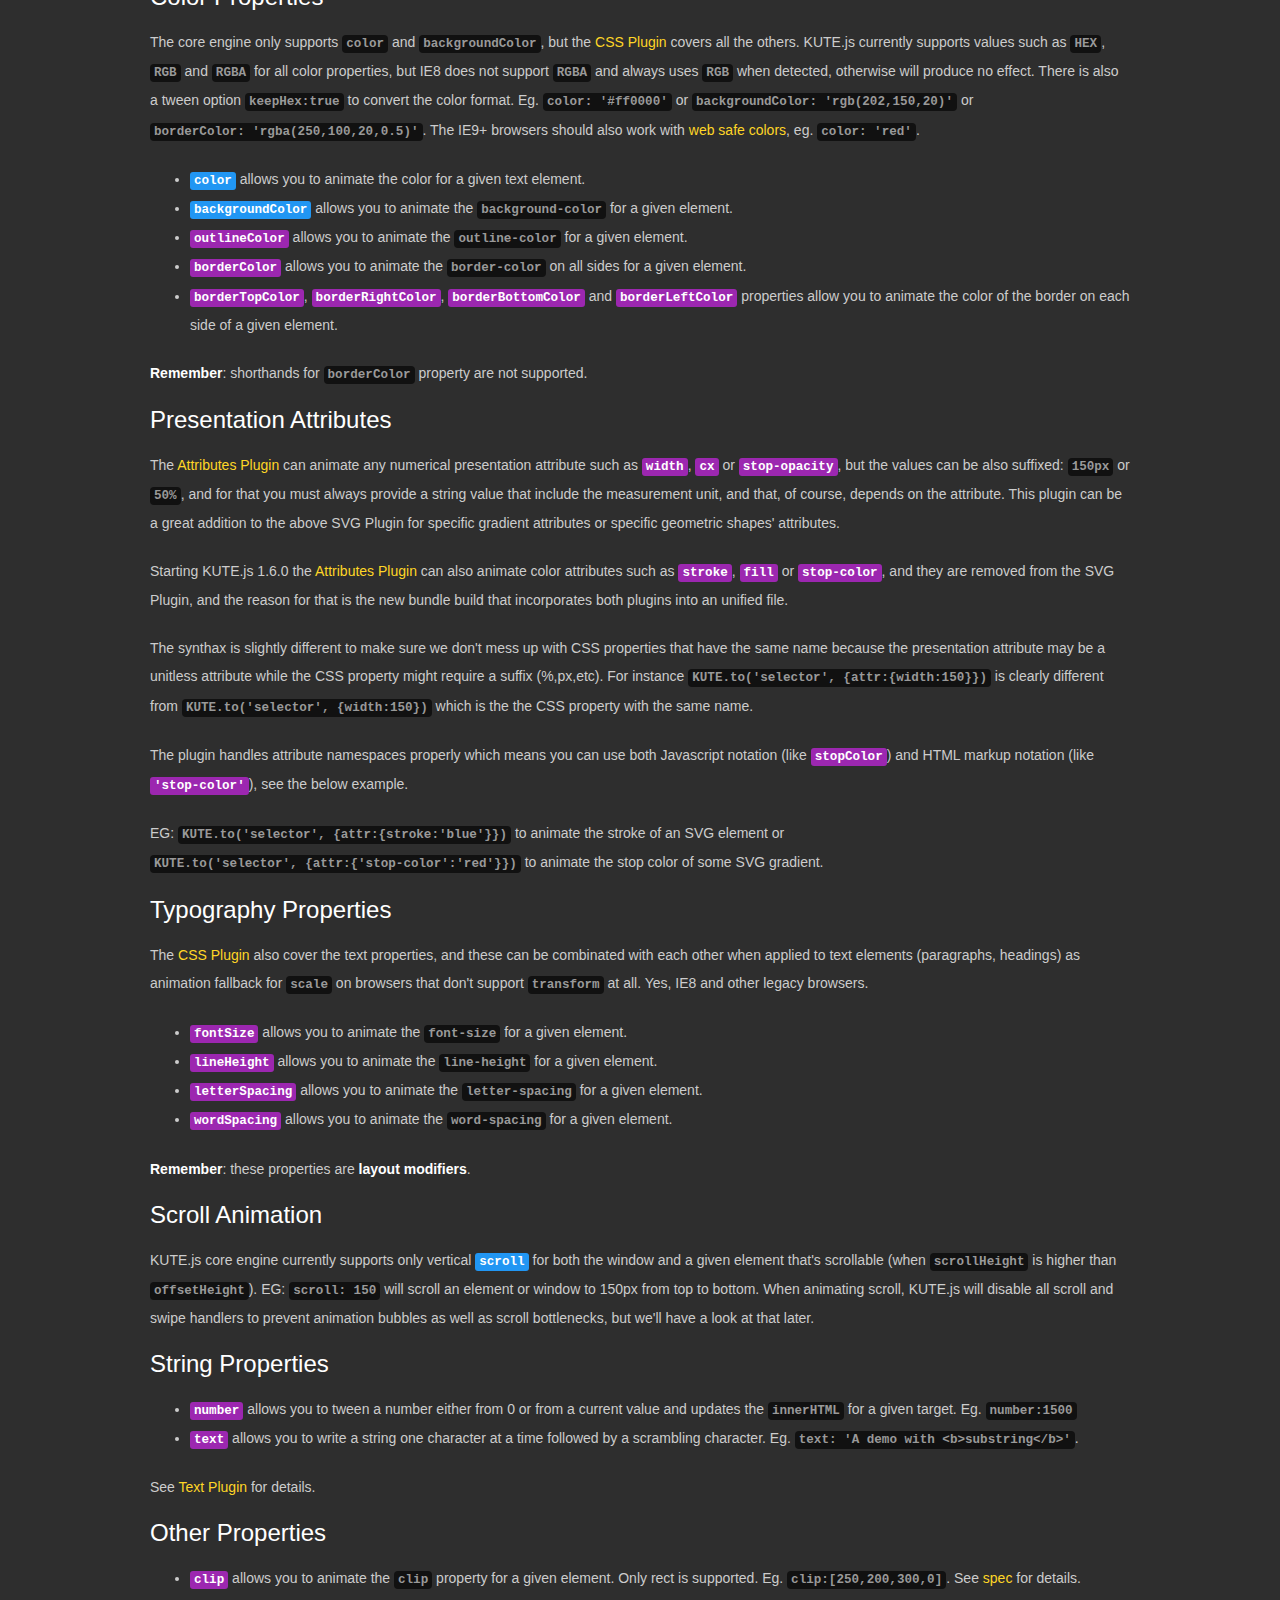
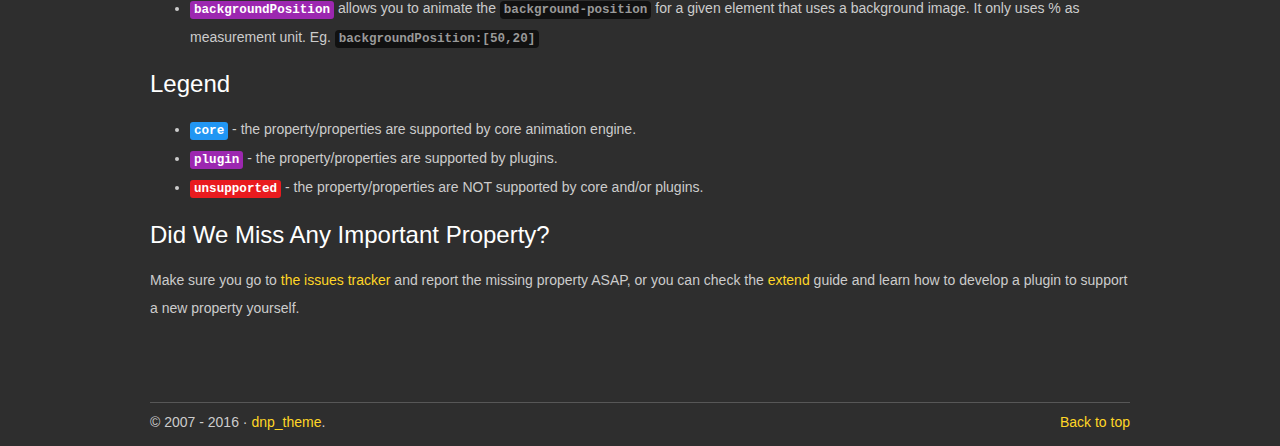
<file: kute.js-master/demo/properties.html>
<!DOCTYPE html>
<!--[if IE 7]><html class="ie ie7" lang="en"><![endif]-->
<!--[if IE 8]><html class="ie ie8" lang="en"><![endif]-->
<!--[if IE 9]><html class="ie ie9" lang="en"><![endif]-->

<!--[if !IE ]><!-->
<html lang="en">
<!--<![endif]-->

<head>
    <meta charset="utf-8">
    <meta http-equiv="X-UA-Compatible" content="IE=edge">
    <meta name="viewport" content="width=device-width, initial-scale=1, minimum-scale=1.0">
    <meta name="description" content="The complete list of supported CSS properties, presentation attributes and other DOM animations for KUTE.js.">
    <meta name="keywords" content="kute,kute.js,animation,javascript animation,tweening engine,animation engine,css properties,css3 animation,kute.js supported properties,Javascript,Native Javascript,vanilla javascript,jQuery">
    <meta name="author" content="dnp_theme">
    <link rel="shortcut icon" href="./assets/img/favicon.png">
    <!-- TO DO -->

    <title>KUTE.js Supported Properties | Javascript Animation Engine</title>

    <!-- RESET CSS -->
    <link type="text/css" href="./assets/css/reset.css" rel="stylesheet">

    <!-- DEMO KUTE CSS -->
    <link type="text/css" href="./assets/css/kute.css" rel="stylesheet">

    <!-- Ion Icons -->
    <link type="text/css" href="http://code.ionicframework.com/ionicons/2.0.1/css/ionicons.min.css" rel="stylesheet">

    <!-- Polyfill -->
    <script src="./assets/js/minifill.js">
    </script>
    <!--[if lt IE 9]>
      <script src="https://oss.maxcdn.com/html5shiv/3.7.2/html5shiv.min.js"></script>
    <![endif]-->

    <!-- legacy browsers support via polyfill, you must remove the above when used
    <script src="https://cdn.polyfill.io/v2/polyfill.js?features=default,getComputedStyle|gated"> </script> -->

</head>

<body>
    <div class="site-wrapper">

        <div class="navbar-wrapper">
            <div class="content-wrap">
                <a href="index.html"><h1>KUTE.<span>js</span></h1></a>
                <ul class="nav">
                    <li class="btn-group active"><a href="#" data-function="toggle">Features <span class="caret"></span></a>
                        <ul class="subnav">
                            <li><a href="features.html">Feature Overview</a></li>
                            <li class="active"><a href="properties.html">Supported Properties</a></li>
                        </ul>
                    </li>
                    <li class="btn-group">
                        <a href="#" data-function="toggle">Examples <span class="caret"></span></a>
                        <ul class="subnav">
                            <li><a href="examples.html">Core Engine</a></li>
                            <li><a href="css.html">CSS Plugin </a></li>
                            <li><a href="svg.html">SVG Plugin </a></li>
                            <li><a href="text.html">Text Plugin </a></li>
                            <li><a href="attr.html">Attributes Plugin </a></li>
                        </ul>
                    </li>
                    <li class="btn-group">
                        <a href="#" data-function="toggle">API <span class="caret"></span></a>
                        <ul class="subnav">
                            <li><a href="start.html">Getting Started</a></li>
                            <li><a href="api.html">Public Methods</a></li>
                            <li><a href="options.html">Tween Options</a></li>
                            <li><a href="easing.html">Easing Functions</a></li>
                            <li><a href="extend.html">Extend Guide</a></li>
                        </ul>
                    </li>
                    <li><a href="about.html">About</a></li>
                </ul>
            </div>
        </div>

        <div class="content-wrap">
            <h2>Supported Properties</h2>
            <p>KUTE.js covers all animation needs by itself for <code>transform</code> properties, <code>scroll</code> for window or a given element, colors. Note: not all browsers support 
                <a href="http://caniuse.com/#feat=transforms2d" target="_blank">2D transforms</a> or <a href="http://caniuse.com/#feat=transforms3d" target="_blank">3D transforms</a>. With 
                the help of some plugins it also covers SVG specific properties, presentation attributes, or other CSS properties like <code>border-radius</code>, <code>clip</code>, 
                <code>backgroundPosition</code> and more box model properties.</p>
            <p>Starting with KUTE.js version 1.5.0 the supported properties are split among some plugins to have a lighter core engine that gives more power to the developer. Due to it's modular 
                coding, KUTE.js makes it easy to add support for additional properties, so check out the guide on <a href="extend.html">how to extend</a>.</p>
            <p>All common measurement units are supported: <code>px</code> and <code>%</code> for translations and box-model properties, or <code>deg</code> and <code>rad</code> for rotations and 
                skews, while <code>clip</code> only supports <code>px</code>. Other properties such as <code>opacity</code>, <code>scale</code> or <code>scroll</code> are unitless, and 
                <code>background-position</code> always uses <code>%</code> as measurement unit. As for the text properties you can use <code>px</code>, <code>em</code>, <code>rem</code>, 
                <code>vh</code> and <code>vw</code>. Be sure to <a href="http://caniuse.com/#feat=viewport-units" target="_blank">check</a> what your browsers support in terms of measurement unit.</p>

            <h3>Opacity</h3>
            <p>In most cases, the best animation possible is the <code class="bg-blue">opacity</code>, for performance, aesthetics and maybe more other reasons such as avoiding unwanted layout changes. 
                KUTE.js also covers IE8 here with the help of proprietary synthax <code>filter: alpha(opacity=0)</code>. Also, opacity can be used for instance on legacy browsers that don't support 
                <code>RGBA</code> colors. Eg. <code>opacity:0.5</code> will make an element semitransparent.</p>

            <h3>2D Transform Properties</h3>
            <p>The core engine supports most 2D transform properties, but the most important part is that starting with KUTE.js v1.6.0 the values used for animation are always converted from percentage 
                based translation to pixels and radians based angles to degrees, to help improve memory efficiency.</p>
            <ul>
                <li><kbd class="bg-blue">translate</kbd> property can be used for horizontal and / or vertical movement. EG. <code>translate:150</code> to translate an element 150px to the right or 
                    <code>translate:[-150,200]</code> to move the element to the left by 150px and to bottom by 200px. <kbd class="bg-lime">IE9+</kbd></li>
                <li><kbd class="bg-blue">rotate</kbd> property applies rotation to an element on the Z axis or the plain document. Eg. <code>rotate:250</code> will rotate an element clockwise by 250 degrees. 
                    <kbd class="bg-lime">IE9+</kbd></li>
                <li><kbd class="bg-blue">skewX</kbd> property applies a skew transformation on the X axis. Eg. <code>skewX:25</code> will skew an element by 25 degrees. <kbd class="bg-lime">IE9+</kbd></li>
                <li><kbd class="bg-blue">skewY</kbd> property applies a skew transformation on the Y axis. Eg. <code>skewY:25</code> will skew an element by 25 degrees. <kbd class="bg-lime">IE9+</kbd></li>
                <li><kbd class="bg-blue">scale</kbd> property applies a single value size transformation. Eg. <code>scale:2</code> will enlarge an element by a degree of 2. <kbd class="bg-lime">IE9+</kbd></li>
                <li><kbd class="bg-red">matrix</kbd>, double axis <kbd class="bg-red">skew</kbd> and double axis <kbd class="bg-red">scale</kbd> properties are not supported.</li>
            </ul>

            <h3>3D Transform Properties</h3>
            <p>The core engine supports all 3D transform properties except <code>matrix3d</code> and <code>rotate3d</code>. Just as the above, these properties' values are also converted to traditional pixels 
                and degrees measurements to help improve memory usage.</p>
            <ul>
                <li><kbd class="bg-blue">translateX</kbd> property is for horizontal translation. EG. <code>translateX:150</code> to translate an element 150px to the right. <kbd class="bg-lime">IE10+</kbd></li>
                <li><kbd class="bg-blue">translateY</kbd> property is for vertical translation. EG. <code>translateY:-250</code> to translate an element 250px towards the top. <kbd class="bg-lime">IE10+</kbd></li>
                <li><kbd class="bg-blue">translateZ</kbd> property is for translation on the Z axis in a given 3D field. EG. <code>translateZ:-250</code> to translate an element 250px to it's back, making it smaller. 
                    Requires a <code>perspective</code> tween option to be used; the smaller perspective value, the deeper translation. <kbd class="bg-lime">IE10+</kbd></li>
                <li><kbd class="bg-blue">translate3d</kbd> property is for movement on all the axis in a given 3D field. EG. <code>translate3d:[-150,200,150]</code> to translate an element 150px to the left, 200px 
                    to the bottom and 150px closer to the viewer, making it larger. Also requires using a <code>perspective</code> tween option. <kbd class="bg-lime">IE10+</kbd></li>
                <li><kbd class="bg-blue">rotateX</kbd> property rotates an element on the X axis in a given 3D field. Eg. <code>rotateX:250</code> will rotate an element clockwise by 250 degrees. Requires perspective. 
                    <kbd class="bg-lime">IE10+</kbd></li>
                <li><kbd class="bg-blue">rotateY</kbd> property rotates an element on the Y axis in a given 3D field. Eg. <code>rotateY:-150</code> will rotate an element counter-clockwise by 150 degrees. 
                    Requires perspective. <kbd class="bg-lime">IE10+</kbd></li>
                <li><kbd class="bg-blue">rotateZ</kbd> property rotates an element on the Z axis and is the equivalent of the 2D rotation. Eg. <code>rotateZ:-150</code> will rotate an element counter-clockwise by 
                    150 degrees. <kbd class="bg-lime">IE10+</kbd></li>
                <li><kbd class="bg-red">matrix3d</kbd>, <kbd class="bg-red">rotate3d</kbd>, and <kbd class="bg-red">scale3d</kbd> properties are not supported.</li>
            </ul>

            <h3>SVG Transform</h3>
            <p>The <a href="svg.html">SVG Plugin</a> features cross browser 2D transform animations via the <kbd class="bg-olive">svgTransform</kbd> tween property and the <code>transform</code> presentation attribute, 
                similar in functionality as the Attributes Plugin.</p>
            <ul>
                <li><kbd class="bg-olive">translate</kbd> sub-property applies horizontal and / or vertical translation. EG. <code>translate:150</code> to translate a shape 150px to the right or 
                    <code>translate:[-150,200]</code> to move the element to the left by 150px and to bottom by 200px. <kbd class="bg-lime">IE9+</kbd></li>
                <li><kbd class="bg-olive">rotate</kbd> sub-property applies rotation to a shape on the Z axis. Eg. <code>rotate:150</code> will rotate a shape clockwise by 150 degrees around it's own center or around 
                    the <code>transformOrigin: '450 450'</code> set tween option coordinate of the parent element. <kbd class="bg-lime">IE9+</kbd></li>
                <li><kbd class="bg-olive">skewX</kbd> sub-property used to apply a skew transformation on the X axis. Eg. <code>skewX:25</code> will skew a shape by 25 degrees. <kbd class="bg-lime">IE9+</kbd></li>
                <li><kbd class="bg-olive">skewY</kbd> sub-property used to apply a skew transformation on the Y axis. Eg. <code>skewY:25</code> will skew a shape by 25 degrees. <kbd class="bg-lime">IE9+</kbd></li>
                <li><kbd class="bg-olive">scale</kbd> sub-property used to apply a single value size transformation. Eg. <code>scale:0.5</code> will scale a shape to half of it's initial size. <kbd class="bg-lime">IE9+</kbd></li>
                <li><kbd class="bg-red">matrix</kbd> sub-property is not supported.</li>
            </ul>
            <p>As a quick note, the translation is normalized and computed in a way to handle the <code>transformOrigin</code> tween option in all cases, not just for rotations, but also scaling or skews.</p>

            <h3>SVG Properties</h3>
            <p>The <a href="svg.html">SVG Plugin</a> can animate the <code>d</code> attribute of a given <code>&lt;path&gt;</code> or <code>&lt;glyph&gt;</code> element with the tween property called 
                <kbd class="bg-olive">path</kbd>. The animation effect is widelly known as morph SVG and implemented in various scripts, but the KUTE.js implementation is similar to 
                <a href="http://bl.ocks.org/mbostock/3081153" target="_blank">the D3.js examples</a> for wider usability and the ability to optimize the visual and performance of the morph, all with the help of special 
                tween options and utilities.</p>

            <p>Further more, the SVG Plugin can animate the stroke in a way that you probably know as <code>drawSVG</code>. KUTE.js implements it as <kbd class="bg-olive">draw</kbd> tween property that deals with the 
                well known CSS properties: <kbd>strokeDasharray</kbd> and <kbd>strokeDashoffset</kbd>.</p>

            <h3>Box Model Properties</h3>
            <p>The core engine supports <code>width</code>, <code>height</code>, <code>left</code> and <code>top</code> while the <a href="css.html">CSS Plugin</a> adds support for all other box-model properties.</p>
            <ul>
                <li><kbd class="bg-blue">left</kbd>, <kbd class="bg-blue">top</kbd>, <kbd class="bg-olive">right</kbd> and <kbd class="bg-olive">bottom</kbd> are <code>position</code> based properties for movement on 
                    vertical and / or horizontal axis. These properties require that the element to animate uses <code>position: absolute/relative</code> styling as well as it's parent element requires 
                    <code>position:relative</code>. These properties can be used as fallback for browsers with no support for <code>translate</code> properties such as IE8.</li>
                <li><kbd class="bg-blue">width</kbd>, <kbd class="bg-blue">height</kbd>, <kbd class="bg-olive">minWidth</kbd>, <kbd class="bg-olive">minHeight</kbd>, <kbd class="bg-olive">maxWidth</kbd>, 
                    <kbd class="bg-olive">maxHeight</kbd> are properties that allow you to animate the size of an element on horizontal and / or vertical axis. These properties can be used on images as fallback for 
                    <code>scale</code> on IE8 again, as well as for other purposes.</li>
                <li><kbd class="bg-olive">padding</kbd>, <kbd class="bg-olive">margin</kbd>, <kbd class="bg-olive">paddingTop</kbd>, <kbd class="bg-olive">paddingBottom</kbd>, <kbd class="bg-olive">paddingLeft</kbd>, 
                    <kbd class="bg-olive">paddingRight</kbd>, <kbd class="bg-olive">marginTop</kbd>, <kbd class="bg-olive">marginBottom</kbd>, <kbd class="bg-olive">marginLeft</kbd> and 
                    <kbd class="bg-olive">marginRight</kbd> are properties that allow you to animate the spacing of an element inside (via padding) and outside (via margin). Shorthand notations such as 
                    <code>margin: "20px 50px"</code> or any other type are not supported.</li>
                <li><kbd class="bg-olive">borderWidth</kbd>, <kbd class="bg-olive">borderTopWidth</kbd>, <kbd class="bg-olive">borderRightWidth</kbd>, <kbd class="bg-olive">borderBottomWidth</kbd> are 
                    <kbd class="bg-olive">borderLeftWidth</kbd> are properties that allow you to animate the border of an element either on all sides at once or each side separatelly. Shorthand notations are not supported.</li>
                <li><kbd class="bg-olive">outlineWidth</kbd> property allows you to animate the <code>outline-width</code> of an element.</li>
            </ul>
            <p>As a quick side note, starting with KUTE.js v1.6.0 the core engine supported box model properties values are converted from percent based into pixel based values, using the <code>element.offsetWidth</code> 
                as a refference. The idea is the same as presented on the above supported transform properties.</p>
            <p><strong>Remember</strong>: these properties are <strong>layout modifiers</strong> that may force repaint of the entire DOM, drastically affecting performance on lower end and mobile devices. 
                They also trigger <code>resize</code> event that may cause crashes on old browsers such as IE8 when using handlers bound on <code>resize</code>, so use with caution.</p>

            <h3>Border Radius</h3>
            <p>The <a href="css.html">CSS Plugin</a> covers all the radius properties with the exception that shorthand notations are not implemented.</p>
            <ul>
                <li><kbd class="bg-olive">borderRadius</kbd> allows you to animate the <code>border-radius</code> on all corners for a given element.</li>
                <li><kbd class="bg-olive">borderTopLeftRadius</kbd> allows you to animate the <code>border-top-left-radius</code> for a given element.</li>
                <li><kbd class="bg-olive">borderTopRightRadius</kbd> allows you to animate the <code>border-top-right-radius</code> for a given element.</li>
                <li><kbd class="bg-olive">borderBottomLeftRadius</kbd> allows you to animate the <code>border-bottom-left-radius</code>for a given element.</li>
                <li><kbd class="bg-olive">borderBottomRightRadius</kbd> allows you to animate the <code>border-bottom-right-radius</code>for a given element.</li>
            </ul>
            <p>For all radius properties above <code>borderRadius:20</code> or <code>borderTopLeftRadius:'25%'</code> will do. In the first case <code>px</code> is the default measurement unit used, while in the second we 
                require using <code>%</code> unit which is relative to the element's size.</p>
            <p><strong>Remember</strong>: shorthands for <code>border-radius</code> are not supported. Also KUTE.js does not cover early implementations by Mozilla Firefox (Eg. <code>-moz-border-radius-topleft</code>) 
                as they were deprecated with later versions.</p>

            <h3>Color Properties</h3>
            <p>The core engine only supports <code>color</code> and <code>backgroundColor</code>, but the <a href="css.html">CSS Plugin</a> covers all the others. KUTE.js currently supports values such as <code>HEX</code>, 
                <code>RGB</code> and <code>RGBA</code> for all color properties, but IE8 does not support <code>RGBA</code> and always uses <code>RGB</code> when detected, otherwise will produce no effect. There is also a 
                tween option <code>keepHex:true</code> to convert the color format. Eg. <code>color: '#ff0000'</code> or <code>backgroundColor: 'rgb(202,150,20)'</code> or <code>borderColor: 'rgba(250,100,20,0.5)'</code>. 
                The IE9+ browsers should also work with <a href="http://www.w3schools.com/colors/colors_names.asp" target="_blank">web safe colors</a>, eg. <code>color: 'red'</code>. </p>
            <ul>
                <li><kbd class="bg-blue">color</kbd> allows you to animate the color for a given text element.</li>
                <li><kbd class="bg-blue">backgroundColor</kbd> allows you to animate the <code>background-color</code> for a given element.</li>
                <li><kbd class="bg-olive">outlineColor</kbd> allows you to animate the <code>outline-color</code> for a given element.</li>
                <li><kbd class="bg-olive">borderColor</kbd> allows you to animate the <code>border-color</code> on all sides for a given element.</li>
                <li><kbd class="bg-olive">borderTopColor</kbd>, <kbd class="bg-olive">borderRightColor</kbd>, <kbd class="bg-olive">borderBottomColor</kbd> and <kbd class="bg-olive">borderLeftColor</kbd> properties allow 
                    you to animate the color of the border on each side of a given element.</li>
            </ul>
            <p><strong>Remember</strong>: shorthands for <code>borderColor</code> property are not supported.</p>

            <h3>Presentation Attributes</h3>
            <p>The <a href="attr.html">Attributes Plugin</a> can animate any numerical presentation attribute such as <kbd class="bg-olive">width</kbd>, <kbd class="bg-olive">cx</kbd> or <kbd class="bg-olive">stop-opacity</kbd>,
                 but the values can be also suffixed: <code>150px</code> or <code>50%</code>, and for that you must always provide a string value that include the measurement unit, and that, of course, depends on the attribute. 
                 This plugin can be a great addition to the above SVG Plugin for specific gradient attributes or specific geometric shapes' attributes.</p>
            <p>Starting KUTE.js 1.6.0 the <a href="attr.html">Attributes Plugin</a> can also animate color attributes such as <kbd class="bg-olive">stroke</kbd>, <kbd class="bg-olive">fill</kbd> or 
                <kbd class="bg-olive">stop-color</kbd>, and they are removed from the SVG Plugin, and the reason for that is the new bundle build that incorporates both plugins into an unified file.</p>

            <p>The synthax is slightly different to make sure we don't mess up with CSS properties that have the same name because the presentation attribute may be a unitless attribute while the CSS property might require a 
                suffix (%,px,etc). For instance <code>KUTE.to('selector', {attr:{width:150}})</code> is clearly different from <code>KUTE.to('selector', {width:150})</code> which is the the CSS property with the same name.</p>
            <p>The plugin handles attribute namespaces properly which means you can use both Javascript notation (like <kbd class="bg-olive">stopColor</kbd>) and HTML markup notation (like <kbd class="bg-olive">'stop-color'</kbd>),
                 see the below example.</p>
            <p>EG: <code>KUTE.to('selector', {attr:{stroke:'blue'}})</code> to animate the stroke of an SVG element or <code>KUTE.to('selector', {attr:{'stop-color':'red'}})</code> to animate the stop color of some SVG gradient.</p>

            <h3>Typography Properties</h3>
            <p>The <a href="css.html">CSS Plugin</a> also cover the text properties, and these can be combinated with each other when applied to text elements (paragraphs, headings) as animation fallback for <code>scale</code> 
                on browsers that don't support <code>transform</code> at all. Yes, IE8 and other legacy browsers.</p>
            <ul>
                <li><kbd class="bg-olive">fontSize</kbd> allows you to animate the <code>font-size</code> for a given element.</li>
                <li><kbd class="bg-olive">lineHeight</kbd> allows you to animate the <code>line-height</code> for a given element.</li>
                <li><kbd class="bg-olive">letterSpacing</kbd> allows you to animate the <code>letter-spacing</code> for a given element.</li>
                <li><kbd class="bg-olive">wordSpacing</kbd> allows you to animate the <code>word-spacing</code> for a given element.</li>
            </ul>
            <p><strong>Remember</strong>: these properties are <strong>layout modifiers</strong>.</p>

            <h3>Scroll Animation</h3>
            <p>KUTE.js core engine currently supports only vertical <kbd class="bg-blue">scroll</kbd> for both the window and a given element that's scrollable (when <code>scrollHeight</code> is higher than 
                <code>offsetHeight</code>). EG: <code>scroll: 150</code> will scroll an element or window to 150px from top to bottom. When animating scroll, KUTE.js will disable all scroll and swipe handlers to prevent 
                animation bubbles as well as scroll bottlenecks, but we'll have a look at that later.</p>

            <h3>String Properties</h3>
            <ul>
                <li><kbd class="bg-olive">number</kbd> allows you to tween a number either from 0 or from a current value and updates the <code>innerHTML</code> for a given target. Eg. <code>number:1500</code></li>
                <li><kbd class="bg-olive">text</kbd> allows you to write a string one character at a time followed by a scrambling character. Eg. <code>text: 'A demo with &lt;b>substring&lt;/b>'</code>. </li>
            </ul>
            <p>See <a href="text.html">Text Plugin</a> for details.</p>

            <h3>Other Properties</h3>
            <ul>
                <li><kbd class="bg-olive">clip</kbd> allows you to animate the <code>clip</code> property for a given element. Only rect is supported. Eg. <code>clip:[250,200,300,0]</code>. See
                    <a href="http://www.w3.org/TR/CSS2/visufx.html#propdef-clip" target="_blank">spec</a> for details.</li>
                <li><kbd class="bg-olive">backgroundPosition</kbd> allows you to animate the <code>background-position</code> for a given element that uses a background image. It only uses % as measurement unit. 
                    Eg. <code>backgroundPosition:[50,20]</code></li>
            </ul>

            <h3>Legend</h3>
            <ul>
                <li><kbd class="bg-blue">core</kbd> - the property/properties are supported by core animation engine.</li>
                <li><kbd class="bg-olive">plugin</kbd> - the property/properties are supported by plugins.</li>
                <li><kbd class="bg-red">unsupported</kbd> - the property/properties are NOT supported by core and/or plugins.</li>
            </ul>

            <h3>Did We Miss Any Important Property?</h3>
            <p>Make sure you go to <a href="https://github.com/thednp/kute.js/issues" target="_blank">the issues tracker</a> and report the missing property ASAP, or you can check the <a href="extend.html">extend</a> 
                guide and learn how to develop a plugin to support a new property yourself.</p>
        </div>

        <div class="content-wrap">
            <ul id="share" class="nav">
                <li>Share </li>
                <li class="hidden-xs"><a target="_blank" href="https://www.facebook.com/sharer/sharer.php?u=http://thednp.github.io/kute.js/index.html" title="Share KUTE.js on Facebook"><span class="ion-social-facebook-outline icon"></span></a></li>
                <li class="hidden-xs"><a target="_blank" href="https://twitter.com/home?status=Spread the word about %23KUTEJS animation engine by @dnp_theme and download here http://thednp.github.io/kute.js/index.html" title="Share KUTE.js on Twitter"><span class="icon ion-social-twitter-outline"></span></a></li>
                <li class="hidden-xs"><a target="_blank" href="https://plus.google.com/share?url=http://thednp.github.io/kute.js/index.html" title="Share KUTE.js on Google+"><span class="icon ion-social-googleplus-outline"></span></a></li>
            </ul>
        </div>

        <!-- FOOTER -->
        <footer>
            <div class="content-wrap">
                <p class="pull-right"><a id="toTop" href="#">Back to top</a></p>
                <p>&copy; 2007 - 2016 &middot; <a href="http://themeforest.net/user/dnp_theme?ref=dnp_theme">dnp_theme</a>.</p>
            </div>
        </footer>

    </div>
    <!-- /.site-wrapper -->



    <!-- JavaScript
================================================== -->
    <!-- Placed at the end of the document so the pages load faster -->

    <!--<script src="http://cdn.jsdelivr.net/kute.js/1.6.0/kute.min.js"></script>  KUTE CDN -->

    <script src="./src/kute.min.js"></script>
    <!-- some stuff -->
    <script src="./assets/js/scripts.js"></script>
    <!-- some stuff -->
</body>

</html>
</file>
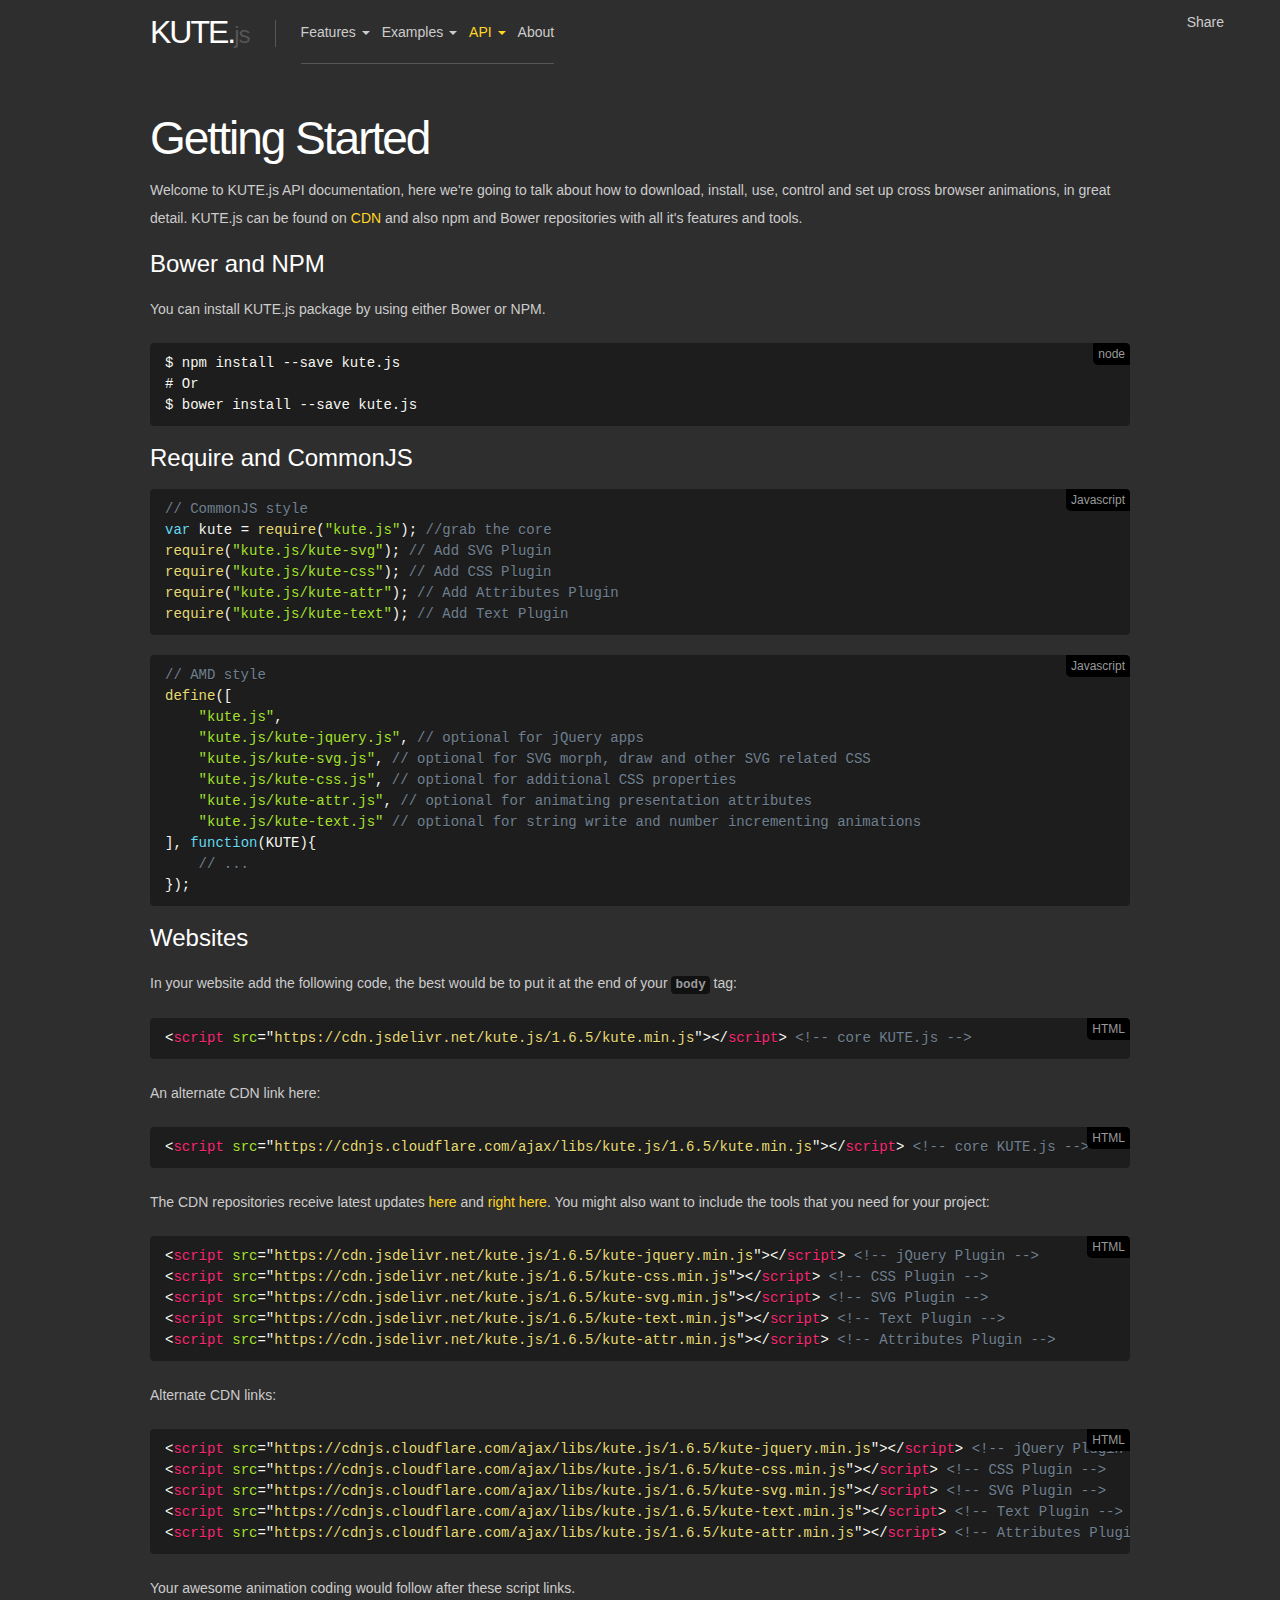
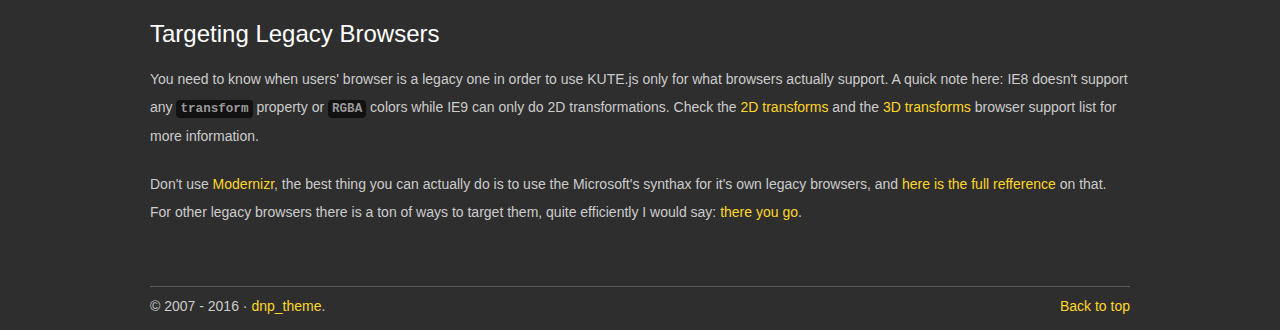
<file: kute.js-master/demo/start.html>
<!DOCTYPE html>
<!--[if IE 7]><html class="ie ie7" lang="en"><![endif]-->
<!--[if IE 8]><html class="ie ie8" lang="en"><![endif]-->
<!--[if IE 9]><html class="ie ie9" lang="en"><![endif]-->

<!--[if !IE ]><!-->
<html lang="en">
<!--<![endif]-->

<head>
    <meta charset="utf-8">
    <meta http-equiv="X-UA-Compatible" content="IE=edge">
    <meta name="viewport" content="width=device-width, initial-scale=1, minimum-scale=1.0">
    <meta name="description" content="A quick start guide for KUTE.js, CDN sources, NPM.">
    <meta name="keywords" content="kute,kute.js,animation,tweening engine,animation engine,getting started with kute.js,Javascript,Native Javascript,vanilla javascript,jQuery">
    <meta name="author" content="dnp_theme">
    <link rel="shortcut icon" href="./assets/img/favicon.png">
    <!-- TO DO -->

    <title>Getting Started with KUTE.js | Javascript Animation Engine</title>

    <!-- RESET CSS -->
    <link type="text/css" href="./assets/css/reset.css" rel="stylesheet">

    <!-- DEMO KUTE CSS -->
    <link type="text/css" href="./assets/css/kute.css" rel="stylesheet">

    <!-- Ion Icons -->
    <link type="text/css" href="http://code.ionicframework.com/ionicons/2.0.1/css/ionicons.min.css" rel="stylesheet">

    <!-- Synthax highlighter -->
    <link href="./assets/css/prism.css" rel="stylesheet">

    <!-- Polyfill -->
    <script src="./assets/js/minifill.js">
    </script>
    <!--[if lt IE 9]>
      <script src="https://oss.maxcdn.com/html5shiv/3.7.2/html5shiv.min.js"></script>
    <![endif]-->

    <!-- legacy browsers support via polyfill, you must remove the above when used
    <script src="https://cdn.polyfill.io/v2/polyfill.js?features=default,getComputedStyle|gated"> </script> -->

</head>

<body>
    <div class="site-wrapper">

        <div class="navbar-wrapper">
            <div class="content-wrap">
                <a href="index.html"><h1>KUTE.<span>js</span></h1></a>
                <ul class="nav">
                    <li class="btn-group"><a href="#" data-function="toggle">Features <span class="caret"></span></a>
                        <ul class="subnav">
                            <li><a href="features.html">Feature Overview</a></li>
                            <li><a href="properties.html">Supported Properties</a></li>
                        </ul>
                    </li>
                    <li class="btn-group">
                        <a href="#" data-function="toggle">Examples <span class="caret"></span></a>
                        <ul class="subnav">
                            <li><a href="examples.html">Core Engine</a></li>
                            <li><a href="css.html">CSS Plugin </a></li>
                            <li><a href="svg.html">SVG Plugin </a></li>
                            <li><a href="text.html">Text Plugin </a></li>
                            <li><a href="attr.html">Attributes Plugin </a></li>
                        </ul>
                    </li>
                    <li class="btn-group active">
                        <a href="#" data-function="toggle">API <span class="caret"></span></a>
                        <ul class="subnav">
                            <li class="active"><a href="start.html">Getting Started</a></li>
                            <li><a href="api.html">Public Methods</a></li>
                            <li><a href="options.html">Tween Options</a></li>
                            <li><a href="easing.html">Easing Functions</a></li>
                            <li><a href="extend.html">Extend Guide</a></li>
                        </ul>
                    </li>
                    <li><a href="about.html">About</a></li>
                </ul>
            </div>
        </div>

        <div class="content-wrap">

            <h2>Getting Started</h2>
            <p>Welcome to KUTE.js API documentation, here we're going to talk about how to download, install, use, control and set up cross browser animations, in great detail. KUTE.js can be found on 
                <a href="http://www.jsdelivr.com/#!kute.js" target="_blank">CDN</a> and also npm and Bower repositories with all it's features and tools.</p>

            <h3>Bower and NPM</h3>
            <p>You can install KUTE.js package by using either Bower or NPM.</p>
            <pre><code class="language-clike">$ npm install --save kute.js
# Or
$ bower install --save kute.js
</code></pre>

            <h3>Require and CommonJS</h3>
            <pre><code class="language-javascript">// CommonJS style
var kute = require("kute.js"); //grab the core
require("kute.js/kute-svg"); // Add SVG Plugin
require("kute.js/kute-css"); // Add CSS Plugin
require("kute.js/kute-attr"); // Add Attributes Plugin
require("kute.js/kute-text"); // Add Text Plugin
</code></pre>

            <pre><code class="language-javascript">// AMD style
define([
    "kute.js",
    "kute.js/kute-jquery.js", // optional for jQuery apps
    "kute.js/kute-svg.js", // optional for SVG morph, draw and other SVG related CSS
    "kute.js/kute-css.js", // optional for additional CSS properties
    "kute.js/kute-attr.js", // optional for animating presentation attributes
    "kute.js/kute-text.js" // optional for string write and number incrementing animations
], function(KUTE){
    // ...
});
</code></pre>

            <h3>Websites</h3>
            <p>In your website add the following code, the best would be to put it at the end of your <code>body</code> tag:</p>
            <pre><code class="language-markup">&lt;script src="https://cdn.jsdelivr.net/kute.js/1.6.5/kute.min.js">&lt;/script> &lt;!-- core KUTE.js --></code></pre>
            <p>An alternate CDN link here:</p>
            <pre><code class="language-markup">&lt;script src="https://cdnjs.cloudflare.com/ajax/libs/kute.js/1.6.5/kute.min.js">&lt;/script> &lt;!-- core KUTE.js --></code></pre>

            <p>The CDN repositories receive latest updates <a target="_blank" href="http://www.jsdelivr.com/#!kute.js">here</a> and <a href="https://cdnjs.com/libraries/kute.js" target="_blank">right here</a>. 
                You might also want to include the tools that you need for your project:</p>
            <pre><code class="language-markup">&lt;script src="https://cdn.jsdelivr.net/kute.js/1.6.5/kute-jquery.min.js">&lt;/script> &lt;!-- jQuery Plugin -->
&lt;script src="https://cdn.jsdelivr.net/kute.js/1.6.5/kute-css.min.js">&lt;/script> &lt;!-- CSS Plugin -->
&lt;script src="https://cdn.jsdelivr.net/kute.js/1.6.5/kute-svg.min.js">&lt;/script> &lt;!-- SVG Plugin -->
&lt;script src="https://cdn.jsdelivr.net/kute.js/1.6.5/kute-text.min.js">&lt;/script> &lt;!-- Text Plugin -->
&lt;script src="https://cdn.jsdelivr.net/kute.js/1.6.5/kute-attr.min.js">&lt;/script> &lt;!-- Attributes Plugin -->
</code></pre>
            <p>Alternate CDN links:</p>
            <pre><code class="language-markup">&lt;script src="https://cdnjs.cloudflare.com/ajax/libs/kute.js/1.6.5/kute-jquery.min.js">&lt;/script> &lt;!-- jQuery Plugin -->
&lt;script src="https://cdnjs.cloudflare.com/ajax/libs/kute.js/1.6.5/kute-css.min.js">&lt;/script> &lt;!-- CSS Plugin -->
&lt;script src="https://cdnjs.cloudflare.com/ajax/libs/kute.js/1.6.5/kute-svg.min.js">&lt;/script> &lt;!-- SVG Plugin -->
&lt;script src="https://cdnjs.cloudflare.com/ajax/libs/kute.js/1.6.5/kute-text.min.js">&lt;/script> &lt;!-- Text Plugin -->
&lt;script src="https://cdnjs.cloudflare.com/ajax/libs/kute.js/1.6.5/kute-attr.min.js">&lt;/script> &lt;!-- Attributes Plugin -->
</code></pre>
            <p>Your awesome animation coding would follow after these script links.</p>

            <h3>Targeting Legacy Browsers</h3>
            <p>You need to know when users' browser is a legacy one in order to use KUTE.js only for what browsers actually support. A quick note here: IE8 doesn't support any <code>transform</code> property or 
                <code>RGBA</code> colors while IE9 can only do 2D transformations. Check the <a href="http://caniuse.com/#feat=transforms2d" target="_blank">2D transforms</a> and the 
                <a href="http://caniuse.com/#feat=transforms3d" target="_blank">3D transforms</a> browser support list for more information.</p>
            <p>Don't use <a href="https://modernizr.com/" target="_blank">Modernizr</a>, the best thing you can actually do is to use the Microsoft's synthax for it's own legacy browsers, and 
                <a target="_blank" href="http://www.paulirish.com/2008/conditional-stylesheets-vs-css-hacks-answer-neither/">here is the full refference</a> on that. For other legacy browsers there is a ton of ways 
                to target them, quite efficiently I would say: <a href="http://browserhacks.com/" target="_blank">there you go</a>.</p>


            <ul id="share" class="nav">
                <li>Share </li>
                <li class="hidden-xs"><a target="_blank" href="https://www.facebook.com/sharer/sharer.php?u=http://thednp.github.io/kute.js/index.html" title="Share KUTE.js on Facebook"><span class="ion-social-facebook-outline icon"></span></a></li>
                <li class="hidden-xs"><a target="_blank" href="https://twitter.com/home?status=Spread the word about %23KUTEJS animation engine by @dnp_theme and download here http://thednp.github.io/kute.js/index.html" title="Share KUTE.js on Twitter"><span class="icon ion-social-twitter-outline"></span></a></li>
                <li class="hidden-xs"><a target="_blank" href="https://plus.google.com/share?url=http://thednp.github.io/kute.js/index.html" title="Share KUTE.js on Google+"><span class="icon ion-social-googleplus-outline"></span></a></li>
            </ul>

        </div>

        <!-- FOOTER -->
        <footer>
            <div class="content-wrap">
                <p class="pull-right"><a id="toTop" href="#">Back to top</a></p>
                <p>&copy; 2007 - 2016 &middot; <a href="http://themeforest.net/user/dnp_theme?ref=dnp_theme">dnp_theme</a>.</p>
            </div>
        </footer>

    </div>
    <!-- /.site-wrapper -->



    <!-- JavaScript
================================================== -->
    <!-- Placed at the end of the document so the pages load faster -->

    <!-- highlighter -->
    <script src="./assets/js/prism.js" type="text/javascript"></script>

    <!--<script src="http://cdn.jsdelivr.net/kute.js/1.6.5/kute.min.js"></script>  KUTE CDN -->

    <script src="./src/kute.min.js"></script>
    <!-- some stuff -->
    <script src="./assets/js/scripts.js"></script>
    <!-- some stuff -->
</body>

</html>
</file>
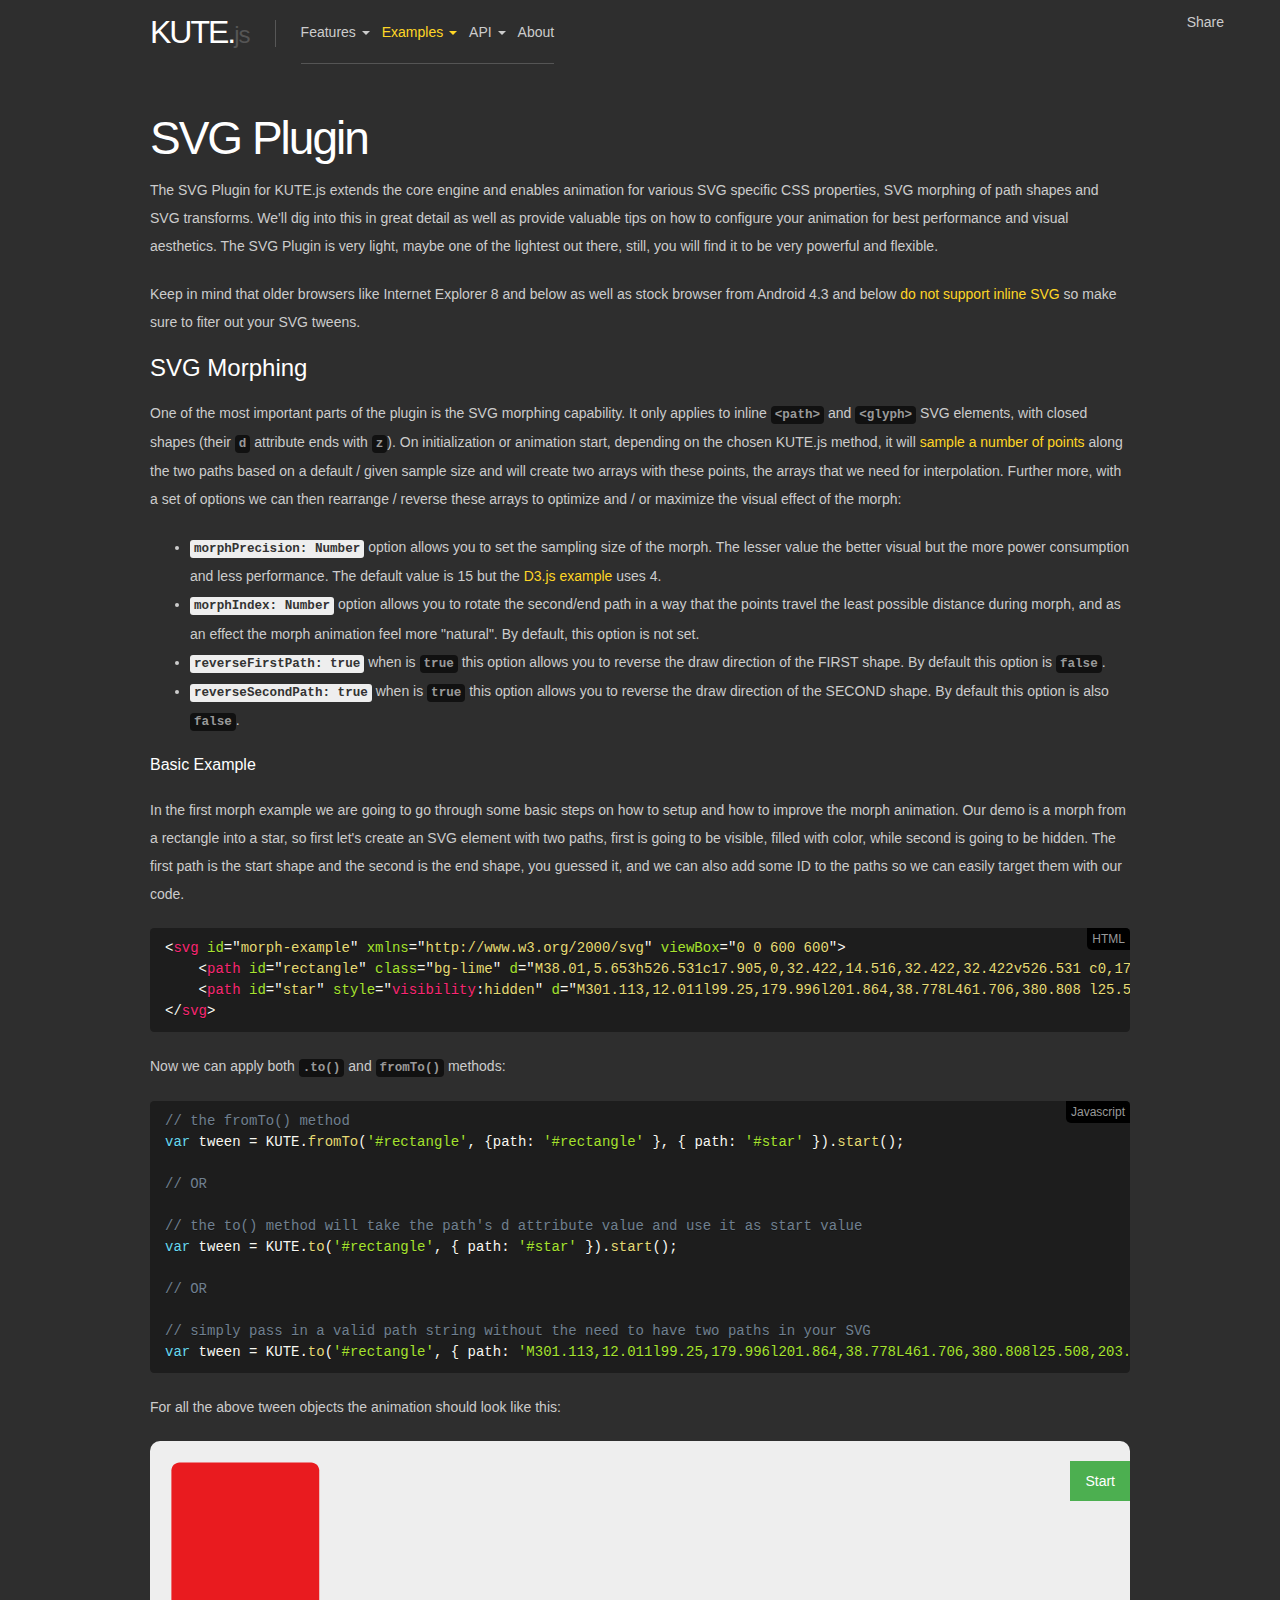
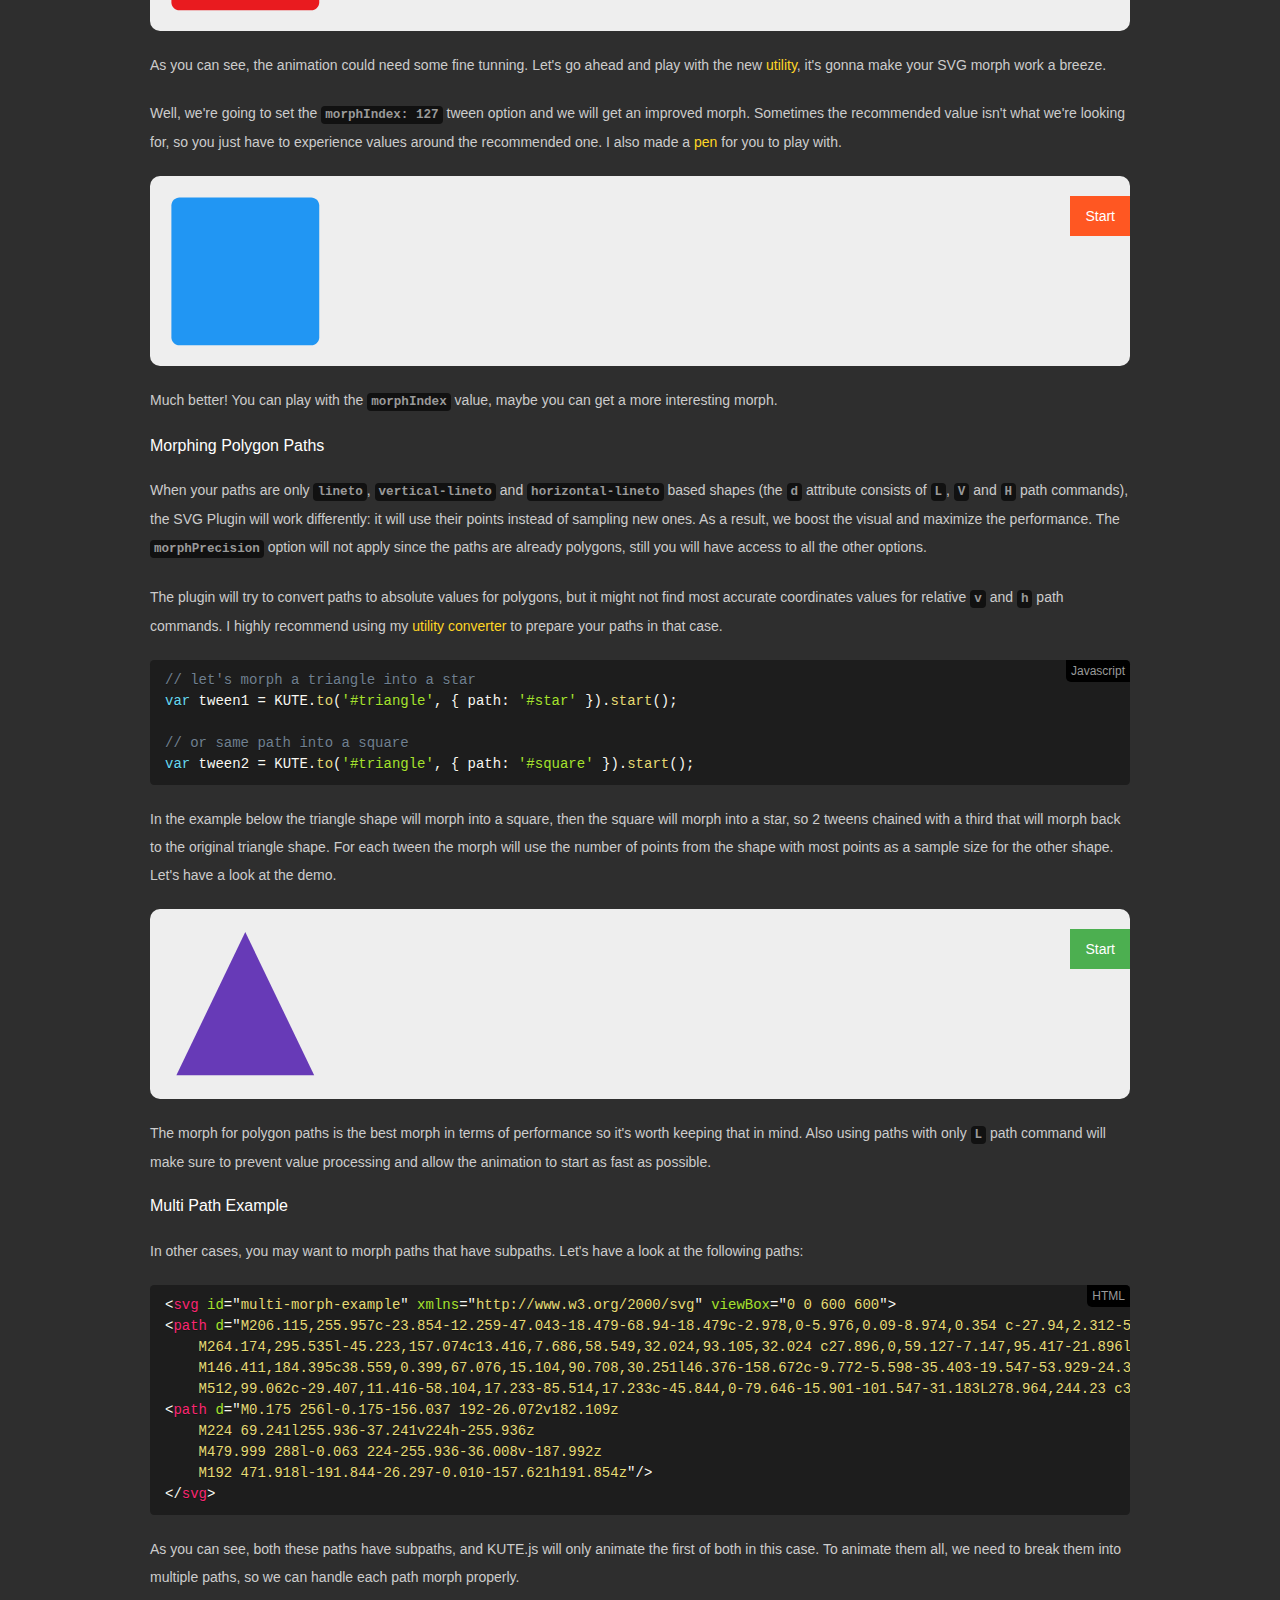
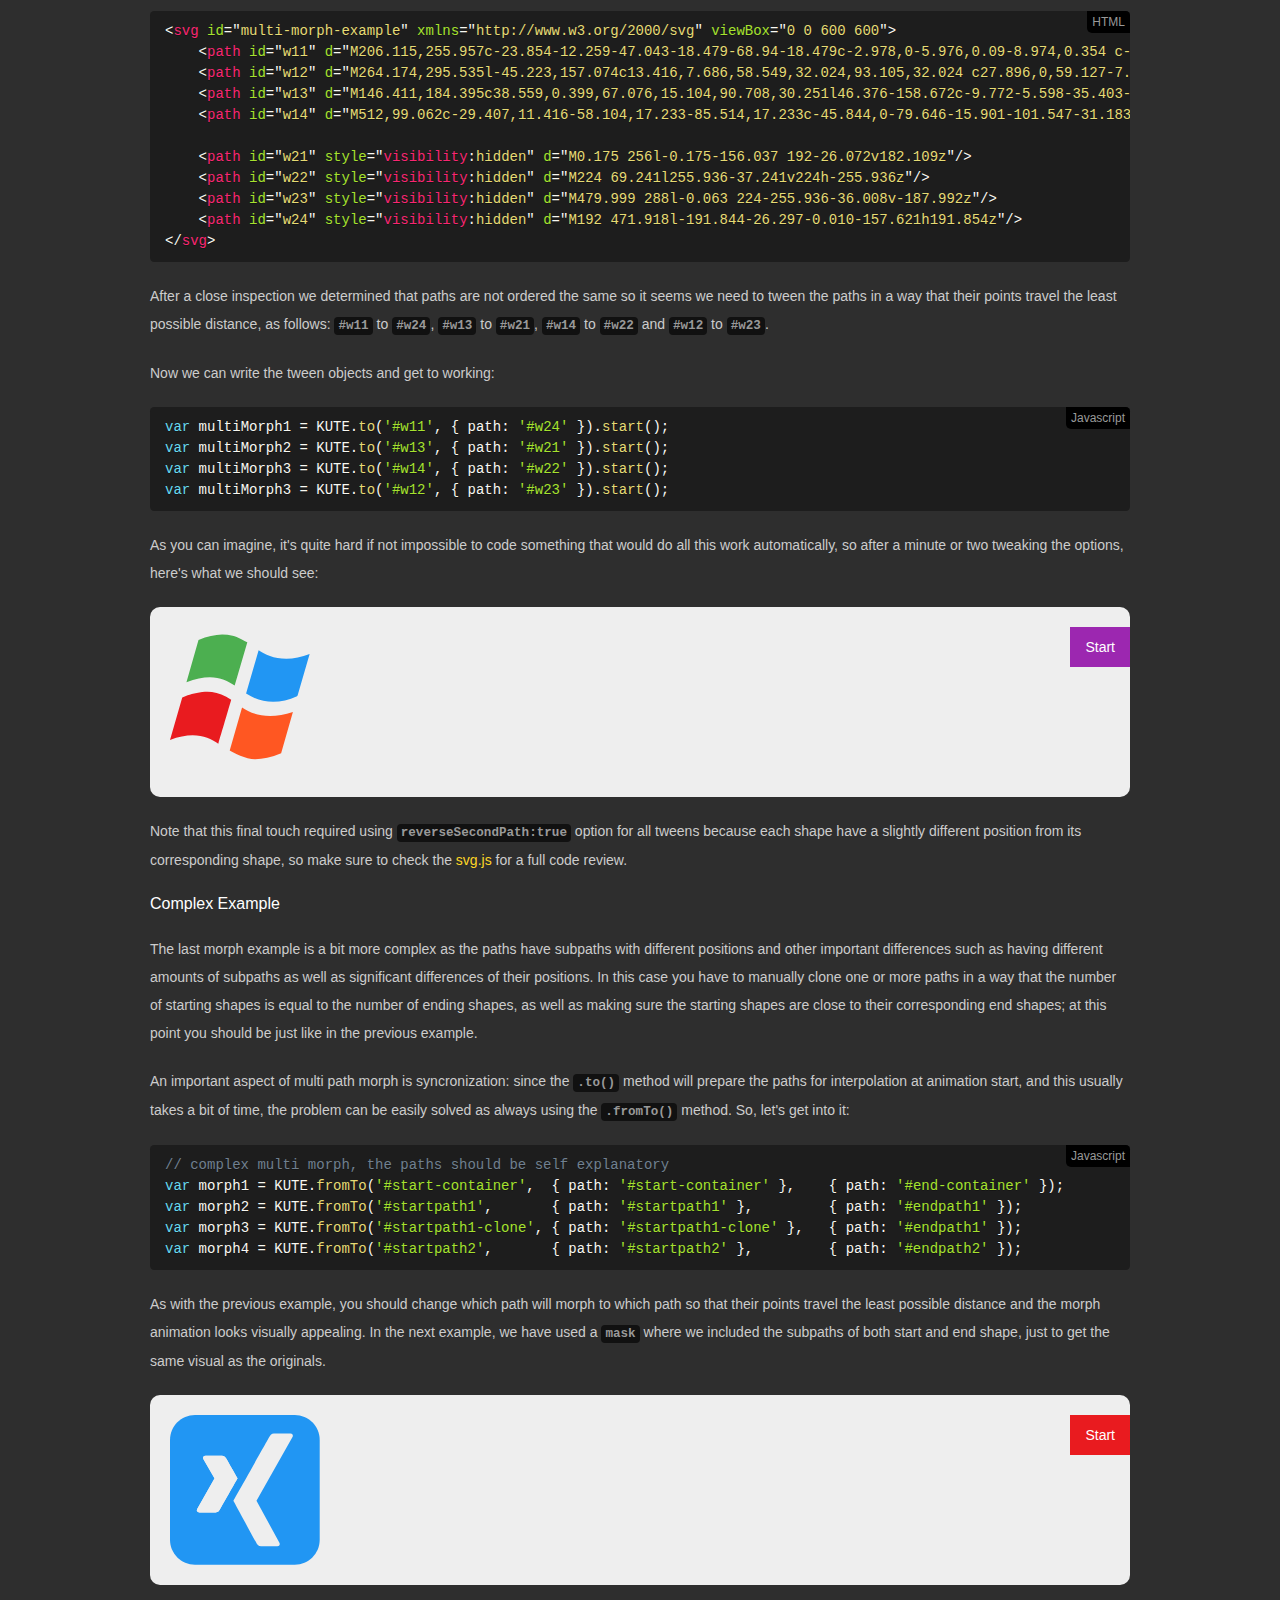
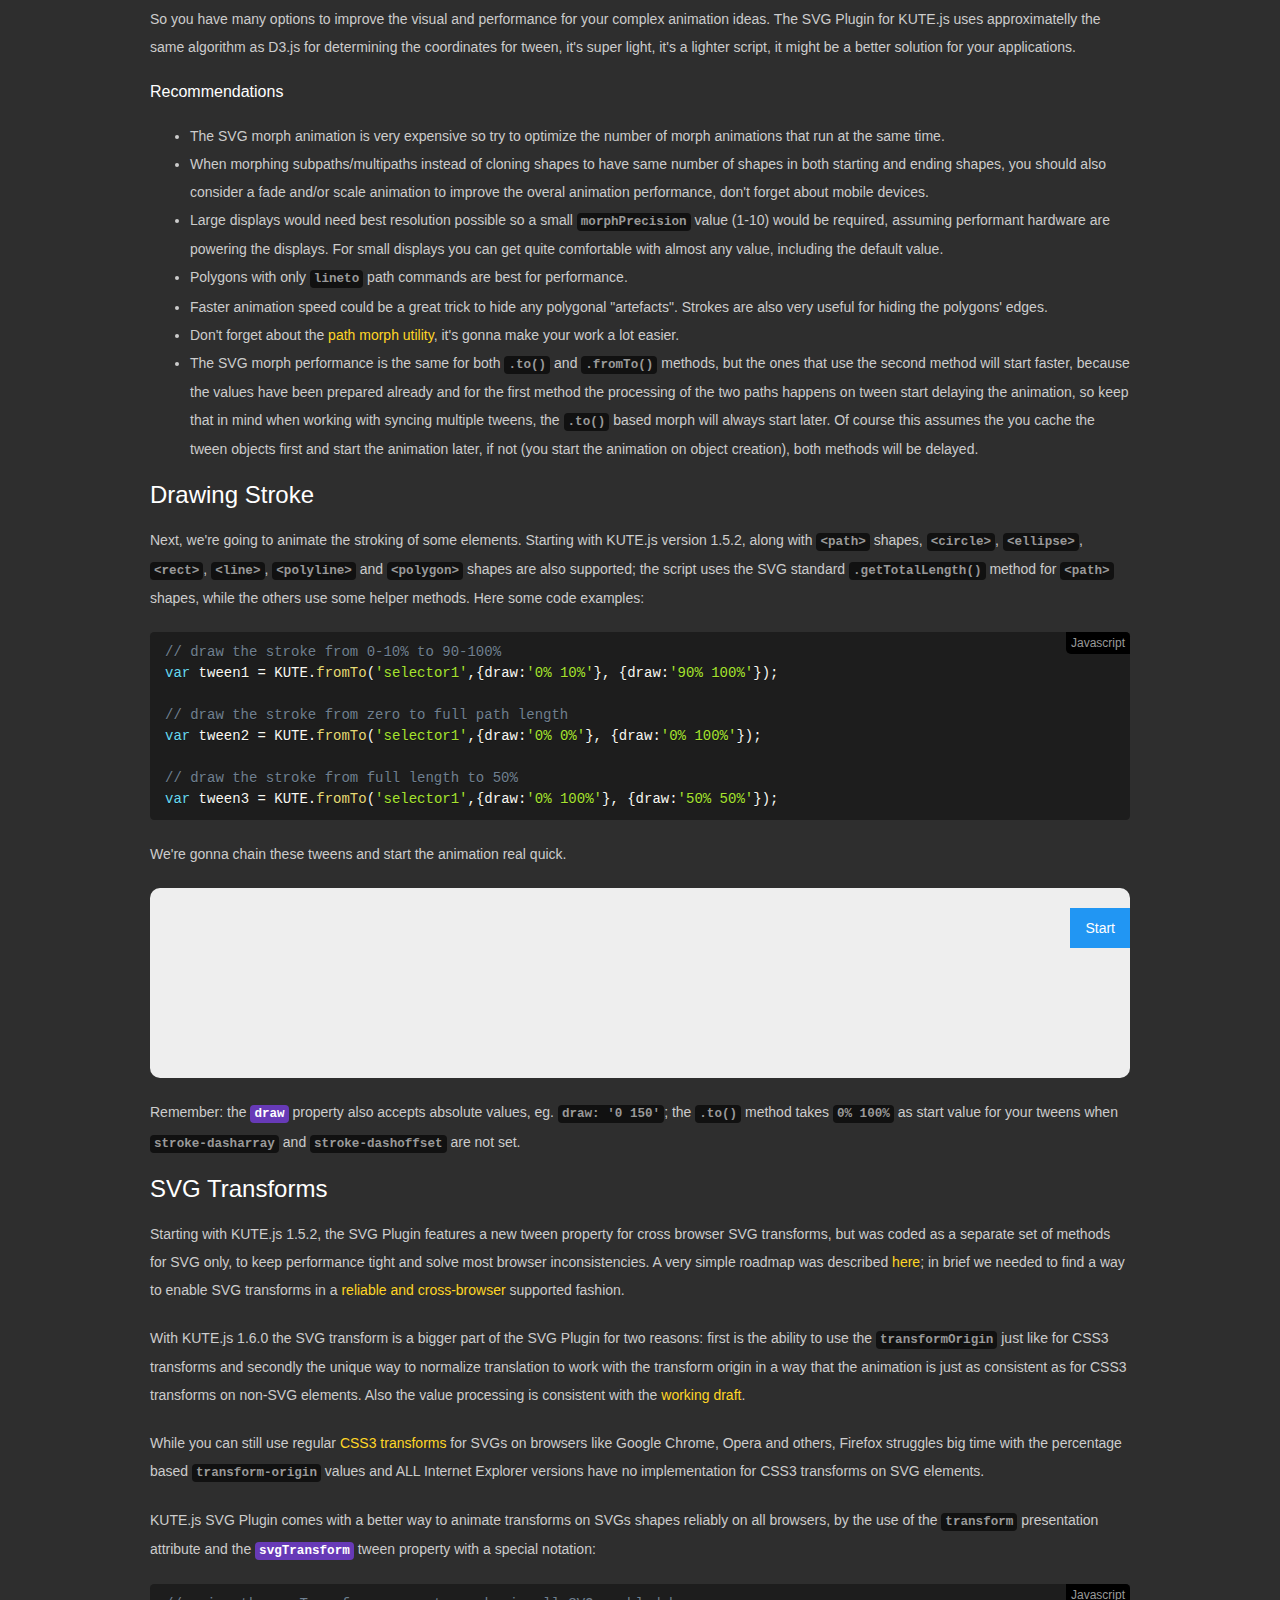
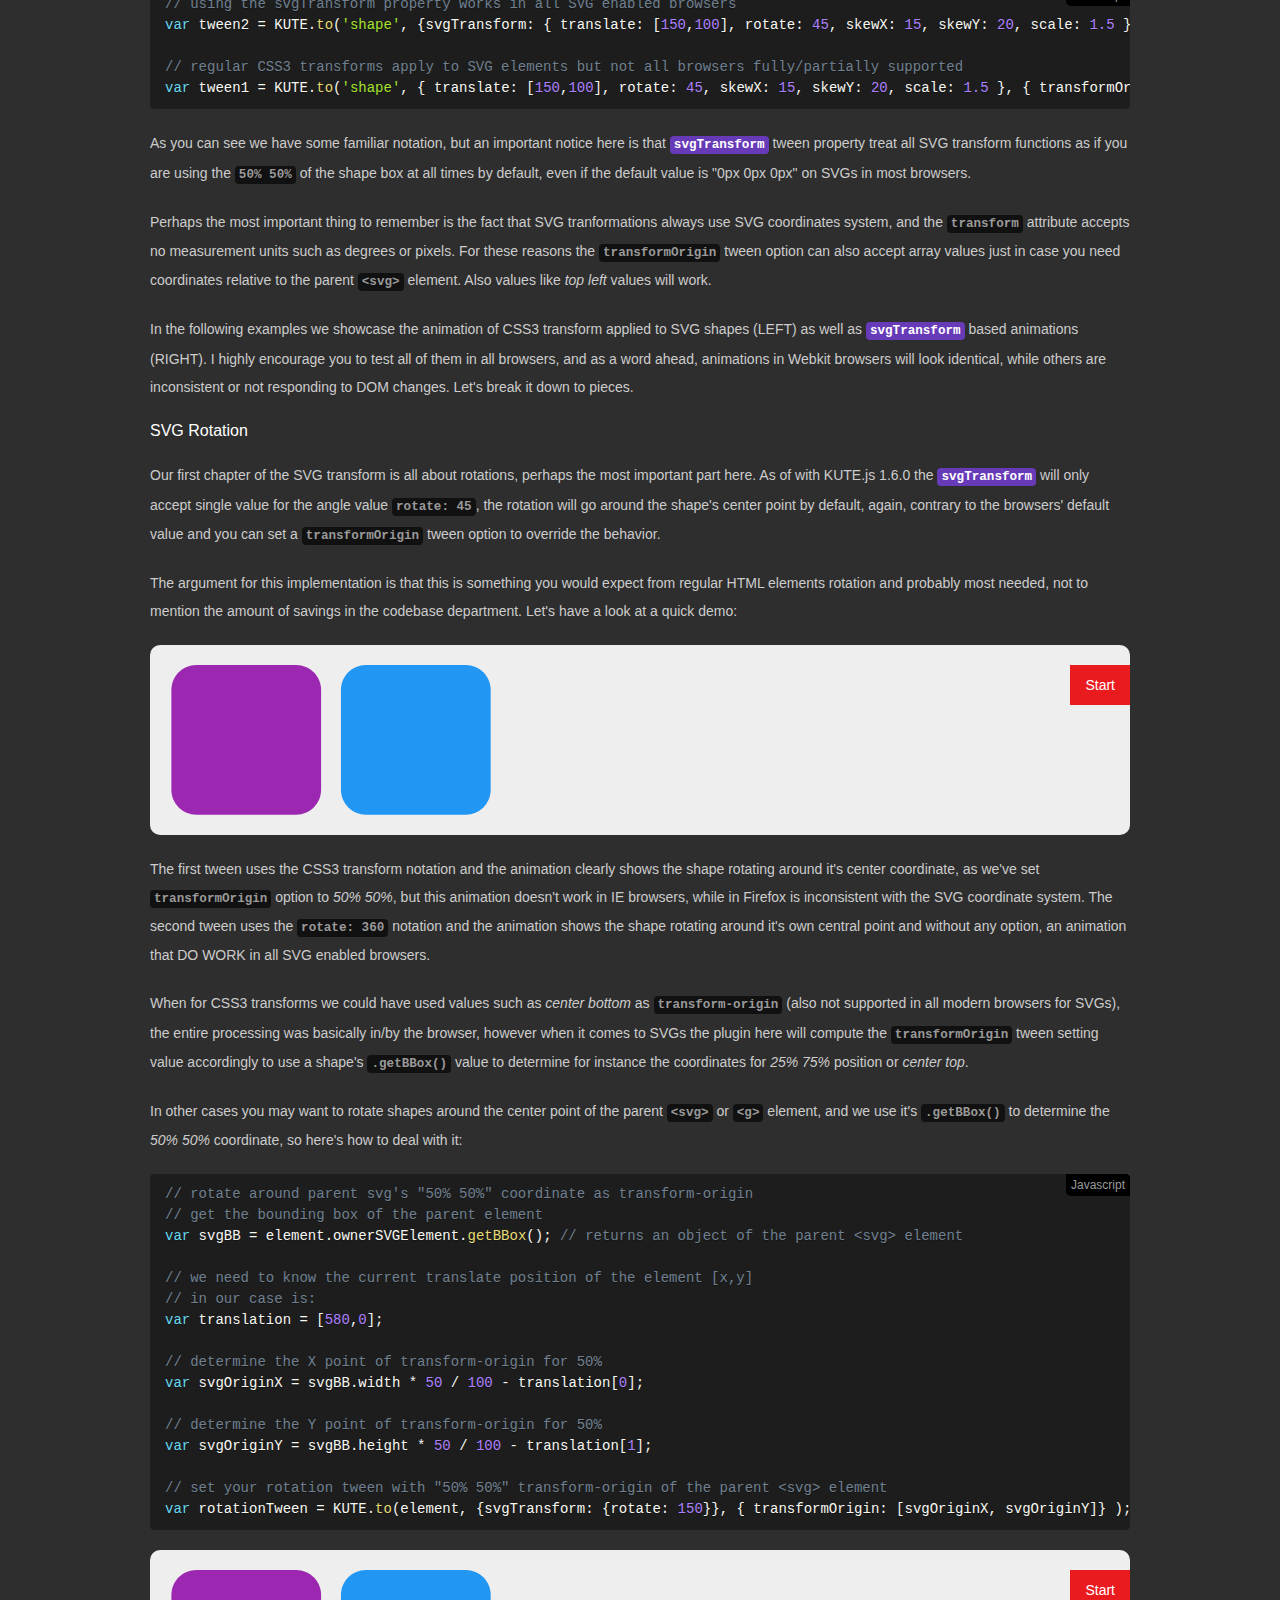
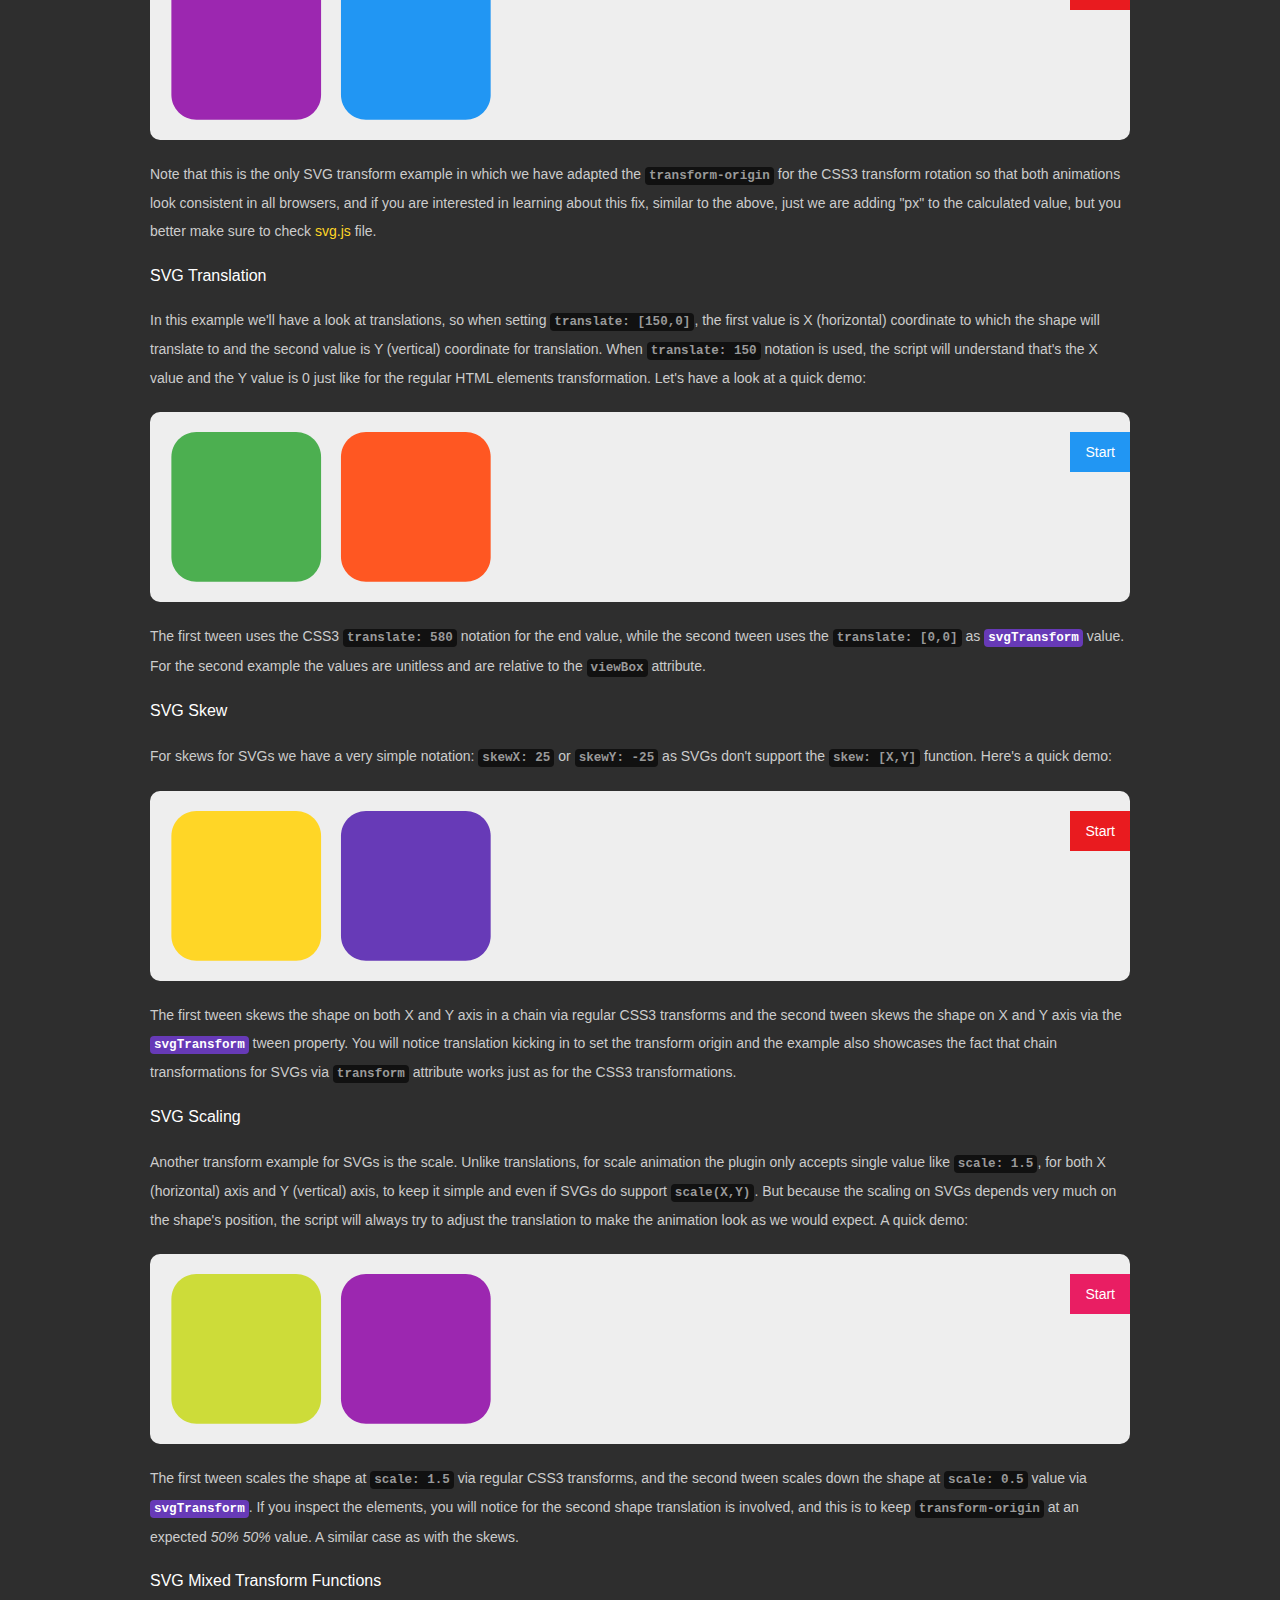
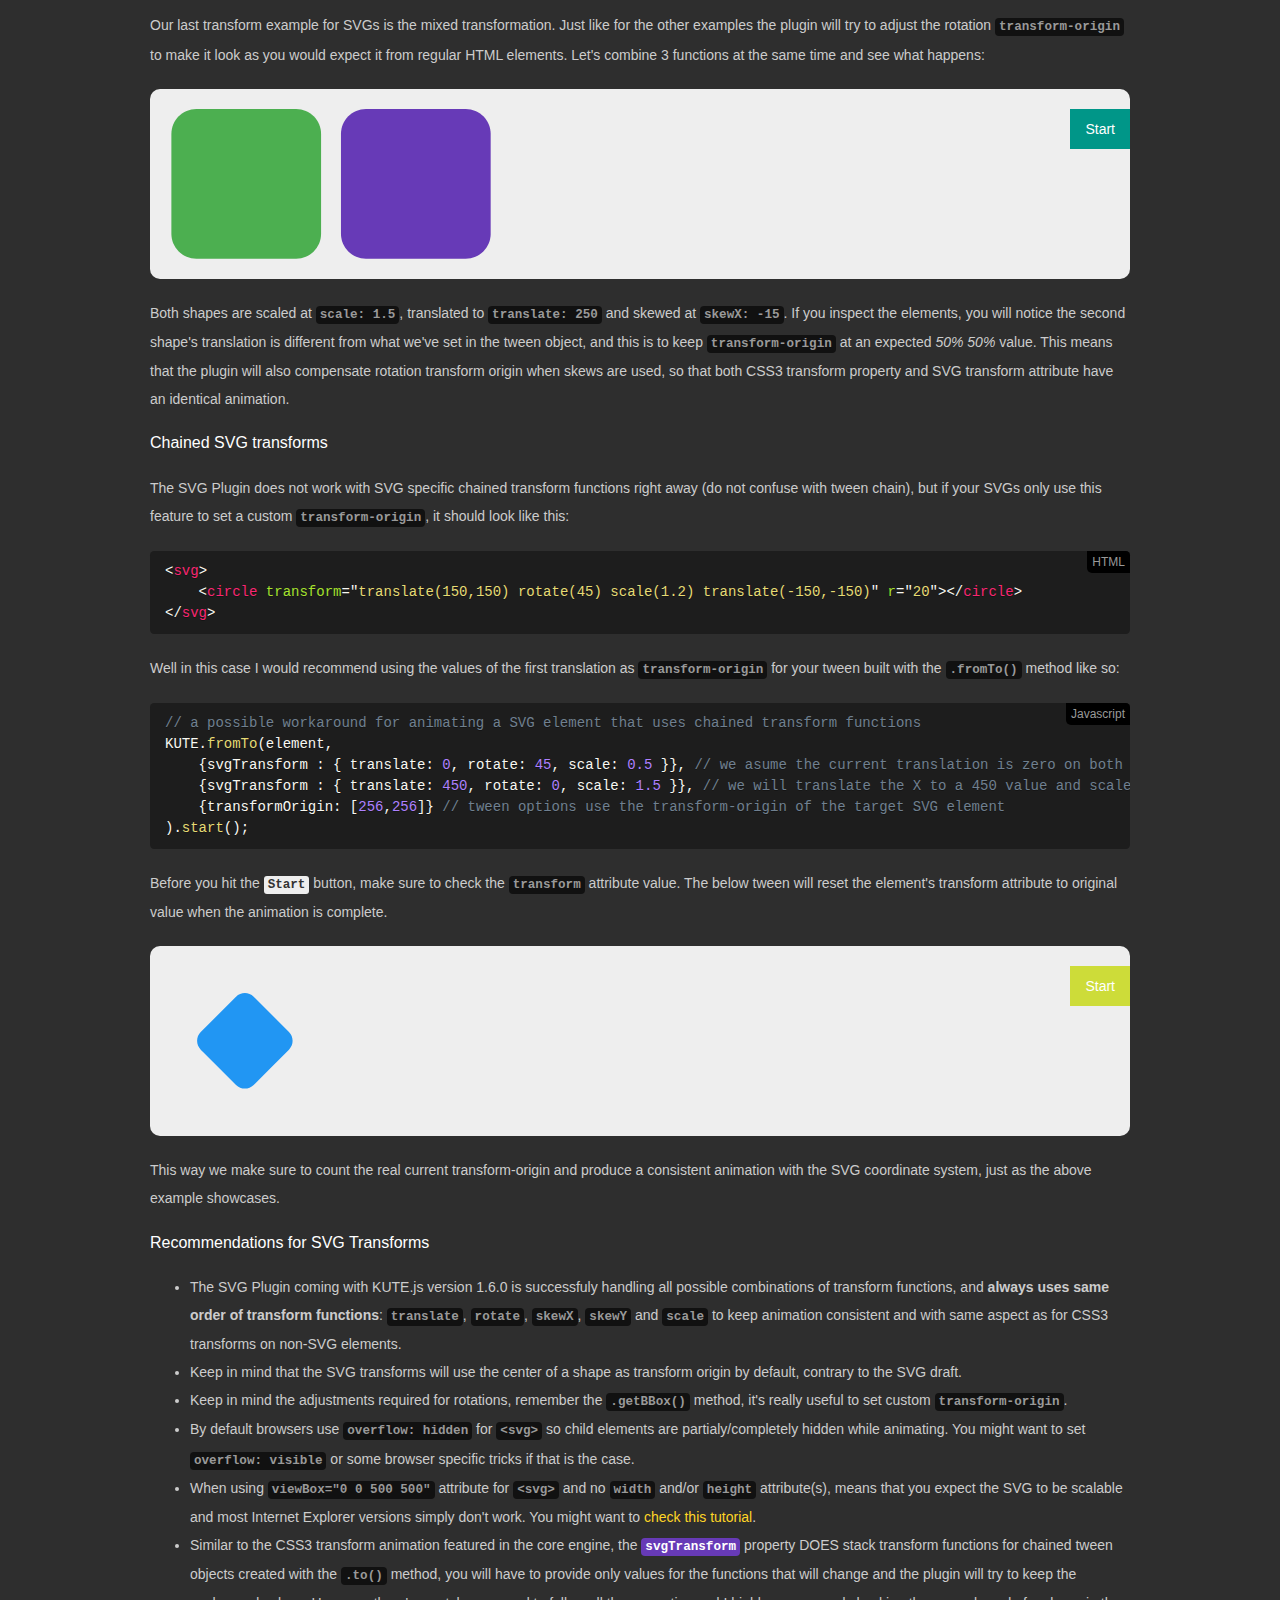
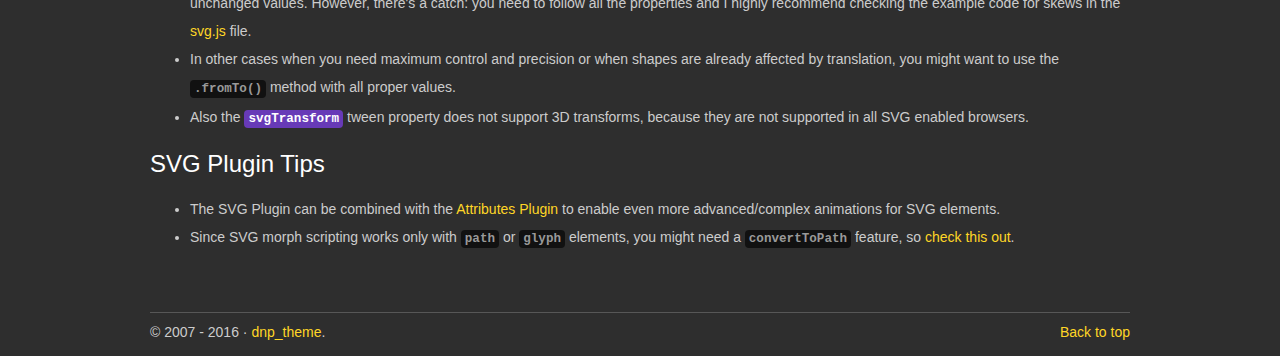
<file: kute.js-master/demo/svg.html>
<!DOCTYPE html>
<!--[if IE 7]><html class="ie ie7" lang="en"><![endif]-->
<!--[if IE 8]><html class="ie ie8" lang="en"><![endif]-->
<!--[if IE 9]><html class="ie ie9" lang="en"><![endif]-->

<!--[if gte IE 10 | !IE ]><!-->
<html lang="en">
<!--<![endif]-->

<head>
    <meta charset="utf-8">
    <meta http-equiv="X-UA-Compatible" content="IE=edge">
    <meta name="viewport" content="width=device-width, initial-scale=1, minimum-scale=1.0">
    <meta name="description" content="The SVG Plugin for KUTE.js enables animation for SVG morph, draw SVG, as well as some SVG specific CSS properties.">
    <meta name="keywords" content="kute,kute.js,animation,javascript animation,svg transform,cross-browser svg transform,tweening engine,animation engine,morph svg,draw svg,svg animation,Javascript,Native Javascript,vanilla javascript,jQuery">
    <meta name="author" content="dnp_theme">
    <link rel="shortcut icon" href="./assets/img/favicon.png">
    <!-- TO DO -->

    <title>KUTE.js SVG Plugin | Javascript Animation Engine</title>

    <!-- RESET CSS -->
    <link type="text/css" href="./assets/css/reset.css" rel="stylesheet">

    <!-- DEMO KUTE CSS -->
    <link type="text/css" href="./assets/css/kute.css" rel="stylesheet">

    <!-- Ion Icons -->
    <link type="text/css" href="http://code.ionicframework.com/ionicons/2.0.1/css/ionicons.min.css" rel="stylesheet">

    <!-- Synthax highlighter -->
    <link href="./assets/css/prism.css" rel="stylesheet">

    <!-- Polyfill -->
    <script src="./assets/js/minifill.js">
    </script>
    <!--[if lt IE 9]>
      <script src="https://oss.maxcdn.com/html5shiv/3.7.2/html5shiv.min.js"></script>
    <![endif]-->

    <!-- legacy browsers support via polyfill, you must remove the above when used
    <script src="https://cdn.polyfill.io/v2/polyfill.js?features=default,getComputedStyle|gated"> </script> -->
</head>

<body>
    <div class="site-wrapper">

        <div class="navbar-wrapper">
            <div class="content-wrap">
                <a href="index.html"><h1>KUTE.<span>js</span></h1></a>
                <ul class="nav">
                    <li class="btn-group"><a href="#" data-function="toggle">Features <span class="caret"></span></a>
                        <ul class="subnav">
                            <li><a href="features.html">Feature Overview</a></li>
                            <li><a href="properties.html">Supported Properties</a></li>
                        </ul>
                    </li>
                    <li class="btn-group active">
                        <a href="#" data-function="toggle">Examples <span class="caret"></span></a>
                        <ul class="subnav">
                            <li><a href="examples.html">Core Engine</a></li>
                            <li><a href="css.html">CSS Plugin </a></li>
                            <li class="active"><a href="svg.html">SVG Plugin </a></li>
                            <li><a href="text.html">Text Plugin </a></li>
                            <li><a href="attr.html">Attributes Plugin </a></li>
                        </ul>
                    </li>
                    <li class="btn-group">
                        <a href="#" data-function="toggle">API <span class="caret"></span></a>
                        <ul class="subnav">
                            <li><a href="start.html">Getting Started</a></li>
                            <li><a href="api.html">Public Methods</a></li>
                            <li><a href="options.html">Tween Options</a></li>
                            <li><a href="easing.html">Easing Functions</a></li>
                            <li><a href="extend.html">Extend Guide</a></li>
                        </ul>
                    </li>
                    <li><a href="about.html">About</a></li>
                </ul>
            </div>
        </div>

        <div class="content-wrap">
            <h2>SVG Plugin</h2>
            <p>The SVG Plugin for KUTE.js extends the core engine and enables animation for various SVG specific CSS properties, SVG morphing of path shapes and SVG transforms. We'll dig into this in great detail as well as provide valuable tips on how to
                configure your animation for best performance and visual aesthetics. The SVG Plugin is very light, maybe one of the lightest out there, still, you will find it to be very powerful and flexible.</p>
            <p>Keep in mind that older browsers like Internet Explorer 8 and below as well as stock browser from Android 4.3 and below <a href="http://caniuse.com/#search=svg" target="_blank">do not support inline SVG</a> so make sure to fiter out your SVG
                tweens.</p>
            <h3>SVG Morphing</h3>
            <p>One of the most important parts of the plugin is the SVG morphing capability. It only applies to inline <code>&lt;path></code> and <code>&lt;glyph></code> SVG elements, with closed shapes (their <code>d</code> attribute ends with <code>z</code>).
                On initialization or animation start, depending on the chosen KUTE.js method, it will <a href="http://phrogz.net/SVG/convert_path_to_polygon.xhtml" target="_blank">sample a number of points</a> along the two paths based on a default /
                given sample size and will create two arrays with these points, the arrays that we need for interpolation. Further more, with a set of options we can then rearrange / reverse these arrays to optimize and / or maximize the visual effect
                of the morph:</p>
            <ul>
                <li><kbd>morphPrecision: Number</kbd> option allows you to set the sampling size of the morph. The lesser value the better visual but the more power consumption and less performance. The default value is 15 but the
                    <a href="http://bl.ocks.org/mbostock/3081153"
                        target="_blank">D3.js example</a> uses 4.</li>
                <li><kbd>morphIndex: Number</kbd> option allows you to rotate the second/end path in a way that the points travel the least possible distance during morph, and as an effect the morph animation feel more "natural". By default, this option is
                    not set.</li>
                <li><kbd>reverseFirstPath: true</kbd> when is <code>true</code> this option allows you to reverse the draw direction of the FIRST shape. By default this option is <code>false</code>.</li>
                <li><kbd>reverseSecondPath: true</kbd> when is <code>true</code> this option allows you to reverse the draw direction of the SECOND shape. By default this option is also <code>false</code>.</li>
            </ul>
            <h4>Basic Example</h4>
            <p>In the first morph example we are going to go through some basic steps on how to setup and how to improve the morph animation. Our demo is a morph from a rectangle into a star, so first let's create an SVG element with two paths, first is
                going to be visible, filled with color, while second is going to be hidden. The first path is the start shape and the second is the end shape, you guessed it, and we can also add some ID to the paths so we can easily target them with our
                code.</p>
            <pre><code class="language-markup">&lt;svg id="morph-example" xmlns="http://www.w3.org/2000/svg" viewBox="0 0 600 600">
    &lt;path id="rectangle" class="bg-lime" d="M38.01,5.653h526.531c17.905,0,32.422,14.516,32.422,32.422v526.531 c0,17.905-14.517,32.422-32.422,32.422H38.01c-17.906,0-32.422-14.517-32.422-32.422V38.075C5.588,20.169,20.104,5.653,38.01,5.653z"/>
    &lt;path id="star" style="visibility:hidden" d="M301.113,12.011l99.25,179.996l201.864,38.778L461.706,380.808 l25.508,203.958l-186.101-87.287L115.01,584.766l25.507-203.958L0,230.785l201.86-38.778L301.113,12.011"/>
&lt;/svg>
</code></pre>
            <p>Now we can apply both <code>.to()</code> and <code>fromTo()</code> methods:</p>
            <pre><code class="language-javascript">// the fromTo() method
var tween = KUTE.fromTo('#rectangle', {path: '#rectangle' }, { path: '#star' }).start();

// OR

// the to() method will take the path's d attribute value and use it as start value
var tween = KUTE.to('#rectangle', { path: '#star' }).start();

// OR

// simply pass in a valid path string without the need to have two paths in your SVG
var tween = KUTE.to('#rectangle', { path: 'M301.113,12.011l99.25,179.996l201.864,38.778L461.706,380.808l25.508,203.958l-186.101-87.287L115.01,584.766l25.507-203.958L0,230.785l201.86-38.778L301.113,12.011' }).start();
</code></pre>

            <p>For all the above tween objects the animation should look like this:</p>

            <div class="featurettes">
                <svg class="example-box-model example-box" id="morph-example" xmlns="http://www.w3.org/2000/svg" viewBox="0 0 600 600">
              <path id="rectangle" class="bg-red" d="M38.01,5.653h526.531c17.905,0,32.422,14.516,32.422,32.422v526.531
                  c0,17.905-14.517,32.422-32.422,32.422H38.01c-17.906,0-32.422-14.517-32.422-32.422V38.075C5.588,20.169,20.104,5.653,38.01,5.653z"/>
              <path id="star" style="visibility:hidden" d="M301.113,12.011l99.25,179.996l201.864,38.778L461.706,380.808
                  l25.508,203.958l-186.101-87.287L115.01,584.766l25.507-203.958L0,230.785l201.86-38.778L301.113,12.011"/>
          </svg>
                <div class="example-buttons">
                    <a id="morphBtn" class="btn btn-green" href="javascript:void(0)">Start</a>
                </div>
            </div>

            <p>As you can see, the animation could need some fine tunning. Let's go ahead and play with the new <a href="http://codepen.io/thednp/pen/YGayLg">utility</a>, it's gonna make your SVG morph work a breeze.</p>

            <p>Well, we're going to set the <code>morphIndex: 127</code> tween option and we will get an improved morph. Sometimes the recommended value isn't what we're looking for, so you just have to experience values
                around the recommended one. I also made a <a href="http://codepen.io/thednp/pen/bpRRZd" target="_blank">pen</a> for you to play with.</p>
            <div class="featurettes">
                <svg class="example-box-model example-box" id="morph-example1" xmlns="http://www.w3.org/2000/svg" viewBox="0 0 600 600">
                    <path id="rectangle1" class="bg-blue" d="M38.01,5.653H564.5409999999999C582.4459999999999,5.653,596.963,20.169,596.963,38.074999999999996V564.606C596.963,582.511,582.4459999999999,597.028,564.5409999999999,597.028H38.01C20.104,597.028,5.588000000000001,582.511,5.588000000000001,564.606V38.075C5.588,20.169,20.104,5.653,38.01,5.653Z"/>
                    <path id="star1" style="visibility:hidden" d="M301.113,12.011l99.25,179.996l201.864,38.778L461.706,380.808
                        l25.508,203.958l-186.101-87.287L115.01,584.766l25.507-203.958L0,230.785l201.86-38.778L301.113,12.011"/>
                </svg>

                <div class="example-buttons">
                    <a id="morphBtn1" class="btn btn-orange" href="javascript:void(0)">Start</a>
                </div>
            </div>
            <p>Much better! You can play with the <code>morphIndex</code> value, maybe you can get a more interesting morph.</p>

            <h4>Morphing Polygon Paths</h4>
            <p>When your paths are only <code>lineto</code>, <code>vertical-lineto</code> and <code>horizontal-lineto</code> based shapes (the <code>d</code> attribute consists of <code>L</code>, <code>V</code> and
                <code>H</code> path commands), the SVG Plugin will work differently: it will use their points instead of sampling new ones. As a result, we boost the visual and maximize the performance. The
                <code>morphPrecision</code> option will not apply since the paths are already polygons, still you will have access to all the other options.</p>
            <p>The plugin will try to convert paths to absolute values for polygons, but it might not find most accurate coordinates values for relative <code>v</code> and <code>h</code> path commands. I highly
                recommend using my <a href="http://codepen.io/thednp/full/EgVqLw/">utility converter</a> to prepare your paths in that case.</p>

            <pre><code class="language-javascript">// let's morph a triangle into a star
var tween1 = KUTE.to('#triangle', { path: '#star' }).start();

// or same path into a square
var tween2 = KUTE.to('#triangle', { path: '#square' }).start();
</code></pre>

            <p>In the example below the triangle shape will morph into a square, then the square will morph into a star, so 2 tweens chained with a third that will morph back to the original triangle shape. For each
                tween the morph will use the number of points from the shape with most points as a sample size for the other shape. Let's have a look at the demo.</p>

            <div class="featurettes">

                <svg class="example-box-model example-box" id="morph-example2" xmlns="http://www.w3.org/2000/svg" viewBox="0 0 600 600">

                    <path id="square" style="visibility:hidden" d="M25.508,12.011 L576.715,12.011 L576.715,584.766 L25.508,584.766 L25.508,12.011 z"/>

                    <path id="square2" style="visibility:hidden" d="M25.508,12.011 H576.715 V584.766 H25.508 V12.011z"/>
                    <path id="square3" style="visibility:hidden" d="M25.508,12.011 L576.715,12.011 V584.766 L25.508,584.766 V12.011 z"/>

                    <path id="triangle" fill="#673AB7" d="M301.113,12.011L576.715,584.766L25.508,584.766L301.113,12.011z"/>

                    <path id="star2" style="visibility:hidden" d="M301.113,12.011l99.25,179.996l201.864,38.778L461.706,380.808
                        l25.508,203.958l-186.101-87.287L115.01,584.766l25.507-203.958L0,230.785l201.86-38.778L301.113,12.011z"/>
                </svg>

                <div class="example-buttons">
                    <a id="morphBtn2" class="btn btn-green" href="javascript:void(0)">Start</a>
                </div>
            </div>
            <p>The morph for polygon paths is the best morph in terms of performance so it's worth keeping that in mind. Also using paths with only <code>L</code> path command will make sure to prevent value processing
                and allow the animation to start as fast as possible.</p>


            <h4>Multi Path Example</h4>
            <p>In other cases, you may want to morph paths that have subpaths. Let's have a look at the following paths:</p>
            <pre><code class="language-markup">&lt;svg id="multi-morph-example" xmlns="http://www.w3.org/2000/svg" viewBox="0 0 600 600">
&lt;path d="M206.115,255.957c-23.854-12.259-47.043-18.479-68.94-18.479c-2.978,0-5.976,0.09-8.974,0.354 c-27.94,2.312-53.461,9.684-69.875,15.414c-4.354,1.599-8.817,3.288-13.415,5.152L0,414.096  c30.851-11.416,58.146-16.969,83.135-16.969c40.423,0,69.764,15.104,93.996,30.652c11.481-38.959,39.022-133.045,47.241-161.162 C218.397,262.975,212.334,259.332,206.115,255.957z
    M264.174,295.535l-45.223,157.074c13.416,7.686,58.549,32.024,93.105,32.024 c27.896,0,59.127-7.147,95.417-21.896l43.179-150.988c-29.316,9.461-57.438,14.26-83.732,14.26 C318.945,326.01,285.363,310.461,264.174,295.535z
    M146.411,184.395c38.559,0.399,67.076,15.104,90.708,30.251l46.376-158.672c-9.772-5.598-35.403-19.547-53.929-24.3c-12.193-2.842-25.01-4.308-38.602-4.308c-25.898,0.488-54.194,6.973-86.444,19.9 L60.3,202.564c32.404-12.218,60.322-18.17,86.043-18.17C146.366,184.395,146.411,184.395,146.411,184.395L146.411,184.395z
    M512,99.062c-29.407,11.416-58.104,17.233-85.514,17.233c-45.844,0-79.646-15.901-101.547-31.183L278.964,244.23 c30.873,19.854,64.146,29.939,99.062,29.939c28.474,0,57.97-6.84,87.73-20.344l-0.091-1.111l1.867-0.443L512,99.062z"/>
&lt;path d="M0.175 256l-0.175-156.037 192-26.072v182.109z
    M224 69.241l255.936-37.241v224h-255.936z
    M479.999 288l-0.063 224-255.936-36.008v-187.992z
    M192 471.918l-191.844-26.297-0.010-157.621h191.854z"/>
&lt;/svg>
</code></pre>
            <p>As you can see, both these paths have subpaths, and KUTE.js will only animate the first of both in this case. To animate them all, we need to break them into multiple paths, so we can handle each path morph properly.</p>

<pre><code class="language-markup">&lt;svg id="multi-morph-example" xmlns="http://www.w3.org/2000/svg" viewBox="0 0 600 600">
    &lt;path id="w11" d="M206.115,255.957c-23.854-12.259-47.043-18.479-68.94-18.479c-2.978,0-5.976,0.09-8.974,0.354 c-27.94,2.312-53.461,9.684-69.875,15.414c-4.354,1.599-8.817,3.288-13.415,5.152L0,414.096 c30.851-11.416,58.146-16.969,83.135-16.969c40.423,0,69.764,15.104,93.996,30.652c11.481-38.959,39.022-133.045,47.241-161.162 C218.397,262.975,212.334,259.332,206.115,255.957z"/>
    &lt;path id="w12" d="M264.174,295.535l-45.223,157.074c13.416,7.686,58.549,32.024,93.105,32.024 c27.896,0,59.127-7.147,95.417-21.896l43.179-150.988c-29.316,9.461-57.438,14.26-83.732,14.26 C318.945,326.01,285.363,310.461,264.174,295.535z"/>
    &lt;path id="w13" d="M146.411,184.395c38.559,0.399,67.076,15.104,90.708,30.251l46.376-158.672c-9.772-5.598-35.403-19.547-53.929-24.3c-12.193-2.842-25.01-4.308-38.602-4.308c-25.898,0.488-54.194,6.973-86.444,19.9 L60.3,202.564c32.404-12.218,60.322-18.17,86.043-18.17C146.366,184.395,146.411,184.395,146.411,184.395L146.411,184.395z"/>
    &lt;path id="w14" d="M512,99.062c-29.407,11.416-58.104,17.233-85.514,17.233c-45.844,0-79.646-15.901-101.547-31.183L278.964,244.23 c30.873,19.854,64.146,29.939,99.062,29.939c28.474,0,57.97-6.84,87.73-20.344l-0.091-1.111l1.867-0.443L512,99.062z"/>

    &lt;path id="w21" style="visibility:hidden" d="M0.175 256l-0.175-156.037 192-26.072v182.109z"/>
    &lt;path id="w22" style="visibility:hidden" d="M224 69.241l255.936-37.241v224h-255.936z"/>
    &lt;path id="w23" style="visibility:hidden" d="M479.999 288l-0.063 224-255.936-36.008v-187.992z"/>
    &lt;path id="w24" style="visibility:hidden" d="M192 471.918l-191.844-26.297-0.010-157.621h191.854z"/>
&lt;/svg>
</code></pre>
            <p>After a close inspection we determined that paths are not ordered the same so it seems we need to tween the paths in a way that their points travel the least possible distance, as follows: <code>#w11</code>
                to <code>#w24</code>, <code>#w13</code> to <code>#w21</code>, <code>#w14</code> to <code>#w22</code> and <code>#w12</code> to <code>#w23</code>.</p>
            <p>Now we can write the tween objects and get to working:</p>

<pre><code class="language-javascript">var multiMorph1 = KUTE.to('#w11', { path: '#w24' }).start();
var multiMorph2 = KUTE.to('#w13', { path: '#w21' }).start();
var multiMorph3 = KUTE.to('#w14', { path: '#w22' }).start();
var multiMorph3 = KUTE.to('#w12', { path: '#w23' }).start();
</code></pre>

            <p>As you can imagine, it's quite hard if not impossible to code something that would do all this work automatically, so after a minute or two tweaking the options, here's what we should see:</p>

            <div class="featurettes">
                <svg class="example-box-model example-box" id="multi-morph-example" xmlns="http://www.w3.org/2000/svg" viewBox="0 0 550 550">
                    <path id="w11" fill="#e91b1f" d="M206.115,255.957c-23.854-12.259-47.043-18.479-68.94-18.479c-2.978,0-5.976,0.09-8.974,0.354 c-27.94,2.312-53.461,9.684-69.875,15.414c-4.354,1.599-8.817,3.288-13.415,5.152L0,414.096 c30.851-11.416,58.146-16.969,83.135-16.969c40.423,0,69.764,15.104,93.996,30.652c11.481-38.959,39.022-133.045,47.241-161.162 C218.397,262.975,212.334,259.332,206.115,255.957z"/>
                    <path id="w12" fill="#FF5722" d="M264.174,295.535l-45.223,157.074c13.416,7.686,58.549,32.024,93.105,32.024 c27.896,0,59.127-7.147,95.417-21.896l43.179-150.988c-29.316,9.461-57.438,14.26-83.732,14.26 C318.945,326.01,285.363,310.461,264.174,295.535z"/>
                    <path id="w13" fill="#4CAF50" d="M146.411,184.395c38.559,0.399,67.076,15.104,90.708,30.251l46.376-158.672c-9.772-5.598-35.403-19.547-53.929-24.3c-12.193-2.842-25.01-4.308-38.602-4.308c-25.898,0.488-54.194,6.973-86.444,19.9 L60.3,202.564c32.404-12.218,60.322-18.17,86.043-18.17C146.366,184.395,146.411,184.395,146.411,184.395L146.411,184.395z"/>
                    <path id="w14" fill="#2196F3" d="M512,99.062c-29.407,11.416-58.104,17.233-85.514,17.233c-45.844,0-79.646-15.901-101.547-31.183L278.964,244.23 c30.873,19.854,64.146,29.939,99.062,29.939c28.474,0,57.97-6.84,87.73-20.344l-0.091-1.111l1.867-0.443L512,99.062z"/>

                    <path id="w21" style="visibility:hidden" d="M0.175 256l-0.175-156.037 192-26.072v182.109z"/>
                    <path id="w22" style="visibility:hidden" d="M224 69.241l255.936-37.241v224h-255.936z"/>
                    <path id="w23" style="visibility:hidden" d="M479.999 288l-0.063 224-255.936-36.008v-187.992z"/>
                    <path id="w24" style="visibility:hidden" d="M192 471.918l-191.844-26.297-0.010-157.621h191.854z"/>
                </svg>

                <div class="example-buttons">
                    <a id="multiMorphBtn" class="btn btn-olive" href="javascript:void(0)">Start</a>
                </div>
            </div>
            <p>Note that this final touch required using <code>reverseSecondPath:true</code> option for all tweens because each shape have a slightly different position from its corresponding shape, so make sure to
                check the <a href="assets/js/svg.js" target="_blank">svg.js</a> for a full code review.</p>

            <h4>Complex Example</h4>
            <p>The last morph example is a bit more complex as the paths have subpaths with different positions and other important differences such as having different amounts of subpaths as well as significant
                differences of their positions. In this case you have to manually clone one or more paths in a way that the number of starting shapes is equal to the number of ending shapes, as well as making sure
                the starting shapes are close to their corresponding end shapes; at this point you should be just like in the previous example.</p>
            <p>An important aspect of multi path morph is syncronization: since the <code>.to()</code> method will prepare the paths for interpolation at animation start, and this usually takes a bit of time,
                the problem can be easily solved as always using the <code>.fromTo()</code> method. So, let's get into it:</p>

            <pre><code class="language-javascript">// complex multi morph, the paths should be self explanatory
var morph1 = KUTE.fromTo('#start-container',  { path: '#start-container' },    { path: '#end-container' });
var morph2 = KUTE.fromTo('#startpath1',       { path: '#startpath1' },         { path: '#endpath1' });
var morph3 = KUTE.fromTo('#startpath1-clone', { path: '#startpath1-clone' },   { path: '#endpath1' });
var morph4 = KUTE.fromTo('#startpath2',       { path: '#startpath2' },         { path: '#endpath2' });
</code></pre>
            <p>As with the previous example, you should change which path will morph to which path so that their points travel the least possible distance and the morph animation looks visually appealing. In the next
                example, we have used a <code>mask</code> where we included the subpaths of both start and end shape, just to get the same visual as the originals.</p>
            <div class="featurettes">
                <svg class="example-box-model example-box" id="multi-morph-example-2" xmlns="http://www.w3.org/2000/svg" viewBox="0 0 513 513">
                <defs>
                    <mask id="symbol">
                        <rect width="100%" height="100%" fill="#fff"></rect>
                        <path id="symbol-left" fill="#000" d="M155.889 333.394h-55.632c-3.351 0-5.854-1.504-7.271-3.792-1.467-2.379-1.542-5.464 0-8.534l59.11-104.313c0.063-0.114 0.063-0.19 0-0.316l-37.615-65.116c-1.556-3.098-1.783-6.157-0.316-8.534 1.417-2.301 4.235-3.477 7.586-3.477h55.632c8.535 0 12.72 5.499 15.489 10.431 0 0 38.020 66.33 38.249 66.696-2.252 3.97-60.059 106.21-60.059 106.21-2.844 5.131-6.852 10.745-15.173 10.745z"></path>
                        <path id="symbol-left-clone" fill="#000" d="M155.889 333.394h-55.632c-3.351 0-5.854-1.504-7.271-3.792-1.467-2.379-1.542-5.464 0-8.534l59.11-104.313c0.063-0.114 0.063-0.19 0-0.316l-37.615-65.116c-1.556-3.098-1.783-6.157-0.316-8.534 1.417-2.301 4.235-3.477 7.586-3.477h55.632c8.535 0 12.72 5.499 15.489 10.431 0 0 38.020 66.33 38.249 66.696-2.252 3.97-60.059 106.21-60.059 106.21-2.844 5.131-6.852 10.745-15.173 10.745z"></path>
                        <path id="symbol-right" fill="#000" d="M418.956 75.269l-123.176 217.79c-0.075 0.115-0.075 0.255 0 0.367l78.431 143.295c1.556 3.084 1.593 6.221 0.113 8.597-1.415 2.288-4.033 3.552-7.383 3.552h-55.57c-8.522 0-12.783-5.663-15.54-10.596 0 0-78.848-144.646-79.050-145.023 3.944-6.98 123.797-219.523 123.797-219.523 2.984-5.362 6.587-10.596 14.894-10.596h56.203c3.351 0 5.981 1.265 7.396 3.553 1.466 2.376 1.428 5.511-0.115 8.584z"></path>
                        <path id="eye-right" style="visibility: hidden;" d="M352 128c17.673 0 32 21.49 32 48s-14.327 48-32 48-32-21.49-32-48 14.327-48 32-48z"></path>
                        <path id="eye-left" style="visibility: hidden;" d="M176 156.031c29.823 0 51 11.166 51 28.641 0 3.699 1.906 21.497-0.085 24.797-7.414-12.288-27.405-21.094-50.915-21.094s-43.501 8.806-50.915 21.094c-1.991-3.3-0.085-21.098-0.085-24.797 0-17.475 21.177-28.641 51-28.641z"></path>
                        <path id="mouth" style="visibility: hidden;" d="M250.172 416c-59.621 0-111.929-32.14-141.446-80.476 35.205 27.53 97.267 32.905 162.644 19.989 70.124-13.853 124.555-45.771 144.227-88.297-10.827 83.98-80.759 148.784-165.425 148.784z"></path>
                    </mask>
                </defs>
                <path id="rectangle-container" fill="#2196F3" mask="url(#symbol)" d="M426.671 0h-341.328c-46.937 0-85.343 38.405-85.343 85.345v341.311c0 46.969 38.406 85.344 85.343 85.344h341.328c46.938 0 85.329-38.375 85.329-85.345v-341.31c0-46.94-38.391-85.345-85.329-85.345z"></path>
                <path id="circle-container" style="visibility: hidden;" d="M256 0c-141.385 0-256 114.614-256 256s114.614 256 256 256c141.385 0 256-114.615 256-256 0-141.386-114.615-256-256-256z"></path>
            </svg>

                <div class="example-buttons">
                    <a id="compliMorphBtn" class="btn btn-red" href="javascript:void(0)">Start</a>
                </div>
            </div>
            <p>So you have many options to improve the visual and performance for your complex animation ideas. The SVG Plugin for KUTE.js uses approximatelly the same algorithm as D3.js for determining the coordinates
                for tween, it's super light, it's a lighter script, it might be a better solution for your applications.</p>

            <h4>Recommendations</h4>
            <ul>
                <li>The SVG morph animation is very expensive so try to optimize the number of morph animations that run at the same time.</li>
                <li>When morphing subpaths/multipaths instead of cloning shapes to have same number of shapes in both starting and ending shapes, you should also consider a fade and/or scale animation to improve the
                    overal animation performance, don't forget about mobile devices.</li>
                <li>Large displays would need best resolution possible so a small <code>morphPrecision</code> value (1-10) would be required, assuming performant hardware are powering the displays. For small displays
                    you can get quite comfortable with almost any value, including the default value.</li>
                <li>Polygons with only <code>lineto</code> path commands are best for performance.</li>
                <li>Faster animation speed could be a great trick to hide any polygonal "artefacts". Strokes are also very useful for hiding the polygons' edges.</li>
                <li>Don't forget about the <a href="http://codepen.io/thednp/pen/YGayLg">path morph utility</a>, it's gonna make your work a lot easier.</li>
                <li>The SVG morph performance is the same for both <code>.to()</code> and <code>.fromTo()</code> methods, but the ones that use the second method will start faster, because the values have been prepared
                    already and for the first method the processing of the two paths happens on tween start delaying the animation, so keep that in mind when working with syncing multiple tweens, the <code>.to()</code>
                    based morph will always start later. Of course this assumes the you cache the tween objects first and start the animation later, if not (you start the animation on object creation), both methods will
                    be delayed.</li>
            </ul>

            <h3>Drawing Stroke</h3>
            <p>Next, we're going to animate the stroking of some elements. Starting with KUTE.js version 1.5.2, along with <code>&lt;path></code> shapes, <code>&lt;circle></code>, <code>&lt;ellipse></code>, <code>&lt;rect></code>,
                 <code>&lt;line></code>, <code>&lt;polyline></code> and <code>&lt;polygon></code> shapes are also supported; the script uses the SVG standard <code>.getTotalLength()</code> method for <code>&lt;path></code>
                 shapes, while the others use some helper methods. Here some code examples:</p>

            <pre><code class="language-javascript">// draw the stroke from 0-10% to 90-100%
var tween1 = KUTE.fromTo('selector1',{draw:'0% 10%'}, {draw:'90% 100%'});

// draw the stroke from zero to full path length
var tween2 = KUTE.fromTo('selector1',{draw:'0% 0%'}, {draw:'0% 100%'});

// draw the stroke from full length to 50%
var tween3 = KUTE.fromTo('selector1',{draw:'0% 100%'}, {draw:'50% 50%'});
</code></pre>

            <p>We're gonna chain these tweens and start the animation real quick.</p>
            <div class="featurettes">
                <svg style="width:600px" class="example-box-model example-box" id="draw-example" xmlns="http://www.w3.org/2000/svg" viewBox="0 0 2046 513">
                <path fill="none" style="stroke:#2196F3; stroke-width:20; stroke-dashoffset: -724.077px; stroke-dasharray: 0px, 1448.15px" id="drawSVG" d="M432 64l-240 240-112-112-80 80 192 192 320-320z"/>
                <circle fill="none" r="220" cx="780" cy="255" style="stroke:#4CAF50; stroke-width:20; stroke-dashoffset: -690.8px; stroke-dasharray: 0px, 1381.6px" id="drawSVG1"/>
                <ellipse fill="none" rx="220" ry="100" cx="780" cy="255" style="stroke:#55c55a; stroke-width:20; stroke-dashoffset: -690.8px; stroke-dasharray: 0px, 1381.6px" id="drawSVG11"/>
                <rect fill="none" width="430" height="430" x="1070" y="30" style="stroke:#FF5722; stroke-width:20; stroke-dashoffset: -860px; stroke-dasharray: 0px, 1720px" id="drawSVG2"/>
                <polygon fill="none" points="1579,307 1623,117 1801,33 1978,117 2022,307 1899,460 1702,460 1579,307" style="stroke:#673AB7; stroke-width:20; stroke-dashoffset: -860px; stroke-dasharray: 0px, 1720px" id="drawSVG3"/>
            </svg>
                <div class="example-buttons">
                    <a id="drawBtn" class="btn btn-blue" href="javascript:void(0)">Start</a>
                </div>
            </div>
            <p>Remember: the <code class="bg-indigo">draw</code> property also accepts absolute values, eg. <code>draw: '0 150'</code>; the <code>.to()</code> method takes <code>0% 100%</code> as start value for your
                tweens when <code>stroke-dasharray</code> and <code>stroke-dashoffset</code> are not set.</p>

            <h3>SVG Transforms</h3>
            <p>Starting with KUTE.js 1.5.2, the SVG Plugin features a new tween property for cross browser SVG transforms, but was coded as a separate set of methods for SVG only, to keep performance tight and solve
                most browser inconsistencies. A very simple roadmap was described <a href="https://github.com/thednp/kute.js/issues/31" target="_blank">here</a>; in brief we needed to find a way to enable SVG transforms
                in a <a href="https://css-tricks.com/transforms-on-svg-elements/" target="_blank">reliable and cross-browser</a> supported fashion.</p>
            <p>With KUTE.js 1.6.0 the SVG transform is a bigger part of the SVG Plugin for two reasons: first is the ability to use the <code>transformOrigin</code> just like for CSS3 transforms and secondly the unique
                way to normalize translation to work with the transform origin in a way that the animation is just as consistent as for CSS3 transforms on non-SVG elements. Also the value processing is consistent with
                the <a href="https://www.w3.org/TR/SVG/coords.html#EstablishingANewUserSpace">working draft</a>.</p>
            <p>While you can still use regular <a href="examples.html">CSS3 transforms</a> for SVGs on browsers like Google Chrome, Opera and others, Firefox struggles big time with the percentage based
                <code>transform-origin</code> values and ALL Internet Explorer versions have no implementation for CSS3 transforms on SVG elements.</p>
            <p>KUTE.js SVG Plugin comes with a better way to animate transforms on SVGs shapes reliably on all browsers, by the use of the <code>transform</code> presentation attribute and the
                <code class="bg-indigo">svgTransform</code> tween property with a special notation:</p>

            <pre><code class="language-javascript">// using the svgTransform property works in all SVG enabled browsers
var tween2 = KUTE.to('shape', {svgTransform: { translate: [150,100], rotate: 45, skewX: 15, skewY: 20, scale: 1.5 }});

// regular CSS3 transforms apply to SVG elements but not all browsers fully/partially supported
var tween1 = KUTE.to('shape', { translate: [150,100], rotate: 45, skewX: 15, skewY: 20, scale: 1.5 }, { transformOrigin: '50% 50%' });
</code></pre>

            <p>As you can see we have some familiar notation, but an important notice here is that <code class="bg-indigo">svgTransform</code> tween property treat all SVG transform functions as if you are using the
                <code>50% 50%</code> of the shape box at all times by default, even if the default value is "0px 0px 0px" on SVGs in most browsers.</p>
            <p>Perhaps the most important thing to remember is the fact that SVG tranformations always use SVG coordinates system, and the <code>transform</code> attribute accepts no measurement units such as degrees
                or pixels. For these reasons the <code>transformOrigin</code> tween option can also accept array values just in case you need coordinates relative to the parent <code>&lt;svg></code> element. Also values
                like <i>top left</i> values will work.</p>
            <p>In the following examples we showcase the animation of CSS3 transform applied to SVG shapes (LEFT) as well as <code class="bg-indigo">svgTransform</code> based animations (RIGHT). I highly encourage you
                to test all of them in all browsers, and as a word ahead, animations in Webkit browsers will look identical, while others are inconsistent or not responding to DOM changes. Let's break it down to pieces.</p>

            <h4>SVG Rotation</h4>
            <p>Our first chapter of the SVG transform is all about rotations, perhaps the most important part here. As of with KUTE.js 1.6.0 the <code class="bg-indigo">svgTransform</code> will only accept single value
                for the angle value <code>rotate: 45</code>, the rotation will go around the shape's center point by default, again, contrary to the browsers' default value and you can set a <code>transformOrigin</code>
                tween option to override the behavior.</p>
            <p>The argument for this implementation is that this is something you would expect from regular HTML elements rotation and probably most needed, not to mention the amount of savings in the codebase department.
                Let's have a look at a quick demo:</p>

            <div class="featurettes">
                <svg id="svgRotate" class="example-box-model example-box" style="width:320px; overflow: visible;" xmlns="http://www.w3.org/2000/svg" viewBox="0 0 1085 513">
                    <path class="bg-olive" d="M426.671 0h-341.328c-46.937 0-85.343 38.405-85.343 85.345v341.311c0 46.969 38.406 85.344 85.343 85.344h341.328c46.938 0 85.329-38.375 85.329-85.345v-341.31c0-46.94-38.391-85.345-85.329-85.345z"></path>
                    <path class="bg-blue" transform="translate(580)" d="M426.671 0h-341.328c-46.937 0-85.343 38.405-85.343 85.345v341.311c0 46.969 38.406 85.344 85.343 85.344h341.328c46.938 0 85.329-38.375 85.329-85.345v-341.31c0-46.94-38.391-85.345-85.329-85.345z"></path>
                </svg>

                <div class="example-buttons">
                    <a id="rotateBtn" class="btn btn-red" href="javascript:void(0)">Start</a>
                </div>
            </div>
            <p>The first tween uses the CSS3 transform notation and the animation clearly shows the shape rotating around it's center coordinate, as we've set <code>transformOrigin</code> option to <i>50% 50%</i>, but this
                animation doesn't work in IE browsers, while in Firefox is inconsistent with the SVG coordinate system. The second tween uses the <code>rotate: 360</code> notation and the animation shows the shape rotating
                around it's own central point and without any option, an animation that DO WORK in all SVG enabled browsers.</p>
            <p>When for CSS3 transforms we could have used values such as <i>center bottom</i> as <code>transform-origin</code> (also not supported in all modern browsers for SVGs), the entire processing was basically in/by
                the browser, however when it comes to SVGs the plugin here will compute the <code>transformOrigin</code> tween setting value accordingly to use a shape's <code>.getBBox()</code> value to determine for instance
                the coordinates for <i>25% 75%</i> position or <i>center top</i>.</p>

            <p>In other cases you may want to rotate shapes around the center point of the parent <code>&lt;svg></code> or <code>&lt;g></code> element, and we use it's <code>.getBBox()</code> to determine the <i>50% 50%</i>
                coordinate, so here's how to deal with it:</p>

<pre><code class="language-javascript">// rotate around parent svg's "50% 50%" coordinate as transform-origin
// get the bounding box of the parent element
var svgBB = element.ownerSVGElement.getBBox(); // returns an object of the parent &lt;svg> element

// we need to know the current translate position of the element [x,y]
// in our case is:
var translation = [580,0];

// determine the X point of transform-origin for 50%
var svgOriginX = svgBB.width * 50 / 100 - translation[0];

// determine the Y point of transform-origin for 50%
var svgOriginY = svgBB.height * 50 / 100 - translation[1];

// set your rotation tween with "50% 50%" transform-origin of the parent &lt;svg> element
var rotationTween = KUTE.to(element, {svgTransform: {rotate: 150}}, { transformOrigin: [svgOriginX, svgOriginY]} );
</code></pre>

            <div class="featurettes">
                <svg id="svgRotate1" class="example-box-model example-box" style="width:320px; overflow: visible;" xmlns="http://www.w3.org/2000/svg" viewBox="0 0 1085 513">
                    <path class="bg-olive" d="M426.671 0h-341.328c-46.937 0-85.343 38.405-85.343 85.345v341.311c0 46.969 38.406 85.344 85.343 85.344h341.328c46.938 0 85.329-38.375 85.329-85.345v-341.31c0-46.94-38.391-85.345-85.329-85.345z"></path>
                    <path class="bg-blue" transform="translate(580)" d="M426.671 0h-341.328c-46.937 0-85.343 38.405-85.343 85.345v341.311c0 46.969 38.406 85.344 85.343 85.344h341.328c46.938 0 85.329-38.375 85.329-85.345v-341.31c0-46.94-38.391-85.345-85.329-85.345z"></path>
                </svg>

                <div class="example-buttons">
                    <a id="rotateBtn1" class="btn btn-red" href="javascript:void(0)">Start</a>
                </div>
            </div>
            <p>Note that this is the only SVG transform example in which we have adapted the <code>transform-origin</code> for the CSS3 transform rotation so that both animations look consistent in all browsers, and if you are
                interested in learning about this fix, similar to the above, just we are adding "px" to the calculated value, but you better make sure to check <a href="./assets/js/svg.js">svg.js</a> file.</p>

            <h4>SVG Translation</h4>
            <p>In this example we'll have a look at translations, so when setting <code>translate: [150,0]</code>, the first value is X (horizontal) coordinate to which the shape will translate to and the second value is
                Y (vertical) coordinate for translation. When <code>translate: 150</code> notation is used, the script will understand that's the X value and the Y value is 0 just like for the regular HTML elements
                transformation. Let's have a look at a quick demo:</p>

            <div class="featurettes">
                <svg id="svgTranslate" class="example-box-model example-box" style="width:320px; overflow: visible;" xmlns="http://www.w3.org/2000/svg" viewBox="0 0 1085 513">
                    <path class="bg-green" d="M426.671 0h-341.328c-46.937 0-85.343 38.405-85.343 85.345v341.311c0 46.969 38.406 85.344 85.343 85.344h341.328c46.938 0 85.329-38.375 85.329-85.345v-341.31c0-46.94-38.391-85.345-85.329-85.345z"></path>
                    <path class="bg-orange" transform="translate(580)" d="M426.671 0h-341.328c-46.937 0-85.343 38.405-85.343 85.345v341.311c0 46.969 38.406 85.344 85.343 85.344h341.328c46.938 0 85.329-38.375 85.329-85.345v-341.31c0-46.94-38.391-85.345-85.329-85.345z"></path>
                </svg>

                <div class="example-buttons">
                    <a id="translateBtn" class="btn btn-blue" href="javascript:void(0)">Start</a>
                </div>
            </div>
            <p>The first tween uses the CSS3 <code>translate: 580</code> notation for the end value, while the second tween uses the <code>translate: [0,0]</code> as <code class="bg-indigo">svgTransform</code> value.
                For the second example the values are unitless and are relative to the <code>viewBox</code> attribute.</p>

            <h4>SVG Skew</h4>
            <p>For skews for SVGs we have a very simple notation: <code>skewX: 25</code> or <code>skewY: -25</code> as SVGs don't support the <code>skew: [X,Y]</code> function. Here's a quick demo:</p>
            <div class="featurettes">
                <svg id="svgSkew" class="example-box-model example-box" style="width:320px; overflow: visible;" xmlns="http://www.w3.org/2000/svg" viewBox="0 0 1085 513">
                <path class="bg-yellow" d="M426.671 0h-341.328c-46.937 0-85.343 38.405-85.343 85.345v341.311c0 46.969 38.406 85.344 85.343 85.344h341.328c46.938 0 85.329-38.375 85.329-85.345v-341.31c0-46.94-38.391-85.345-85.329-85.345z"></path>
                <path class="bg-indigo" transform="translate(580)" d="M426.671 0h-341.328c-46.937 0-85.343 38.405-85.343 85.345v341.311c0 46.969 38.406 85.344 85.343 85.344h341.328c46.938 0 85.329-38.375 85.329-85.345v-341.31c0-46.94-38.391-85.345-85.329-85.345z"></path>
            </svg>

                <div class="example-buttons">
                    <a id="skewBtn" class="btn btn-red" href="javascript:void(0)">Start</a>
                </div>
            </div>
            <p>The first tween skews the shape on both X and Y axis in a chain via regular CSS3 transforms and the second tween skews the shape on X and Y axis via the <code class="bg-indigo">svgTransform</code> tween
                property. You will notice translation kicking in to set the transform origin and the example also showcases the fact that chain transformations for SVGs via <code>transform</code> attribute works just
                as for the CSS3 transformations.</p>

            <h4>SVG Scaling</h4>
            <p>Another transform example for SVGs is the scale. Unlike translations, for scale animation the plugin only accepts single value like <code>scale: 1.5</code>, for both X (horizontal) axis and Y (vertical) axis,
                to keep it simple and even if SVGs do support <code>scale(X,Y)</code>. But because the scaling on SVGs depends very much on the shape's position, the script will always try to adjust the translation to
                make the animation look as we would expect. A quick demo:</p>
            <div class="featurettes">
                <svg id="svgScale" class="example-box-model example-box" style="width:320px; overflow: visible;" xmlns="http://www.w3.org/2000/svg" viewBox="0 0 1085 513">
                    <path class="bg-lime" d="M426.671 0h-341.328c-46.937 0-85.343 38.405-85.343 85.345v341.311c0 46.969 38.406 85.344 85.343 85.344h341.328c46.938 0 85.329-38.375 85.329-85.345v-341.31c0-46.94-38.391-85.345-85.329-85.345z"></path>
                    <path class="bg-olive" transform="translate(580)" d="M426.671 0h-341.328c-46.937 0-85.343 38.405-85.343 85.345v341.311c0 46.969 38.406 85.344 85.343 85.344h341.328c46.938 0 85.329-38.375 85.329-85.345v-341.31c0-46.94-38.391-85.345-85.329-85.345z"></path>
                </svg>

                <div class="example-buttons">
                    <a id="scaleBtn" class="btn btn-pink" href="javascript:void(0)">Start</a>
                </div>
            </div>
            <p>The first tween scales the shape at <code>scale: 1.5</code> via regular CSS3 transforms, and the second tween scales down the shape at <code>scale: 0.5</code> value via <code class="bg-indigo">svgTransform</code>.
                If you inspect the elements, you will notice for the second shape translation is involved, and this is to keep <code>transform-origin</code> at an expected <i>50% 50%</i> value. A similar case as with the skews.</p>

            <h4>SVG Mixed Transform Functions</h4>
            <p>Our last transform example for SVGs is the mixed transformation. Just like for the other examples the plugin will try to adjust the rotation <code>transform-origin</code> to make it look as you would expect it
                from regular HTML elements. Let's combine 3 functions at the same time and see what happens:</p>
            <div class="featurettes">
                <svg id="svgMixed" class="example-box-model example-box" style="width: 320px; overflow: visible;" xmlns="http://www.w3.org/2000/svg" viewBox="0 0 1085 513" xmlns:xml="http://www.w3.org/XML/1998/namespace" xml:space="preserve" version="1.1">
                <path class="bg-green" d="M426.671 0h-341.328c-46.937 0-85.343 38.405-85.343 85.345v341.311c0 46.969 38.406 85.344 85.343 85.344h341.328c46.938 0 85.329-38.375 85.329-85.345v-341.31c0-46.94-38.391-85.345-85.329-85.345z"></path>
                <path class="bg-indigo" transform="translate(580)" d="M426.671 0h-341.328c-46.937 0-85.343 38.405-85.343 85.345v341.311c0 46.969 38.406 85.344 85.343 85.344h341.328c46.938 0 85.329-38.375 85.329-85.345v-341.31c0-46.94-38.391-85.345-85.329-85.345z"></path>
            </svg>

                <div class="example-buttons">
                    <a id="mixedBtn" class="btn btn-teal" href="javascript:void(0)">Start</a>
                </div>
            </div>
            <p>Both shapes are scaled at <code>scale: 1.5</code>, translated to <code>translate: 250</code> and skewed at <code>skewX: -15</code>. If you inspect the elements, you will notice the second shape's translation is
                different from what we've set in the tween object, and this is to keep <code>transform-origin</code> at an expected <i>50% 50%</i> value. This means that the plugin will also compensate rotation transform origin
                when skews are used, so that both CSS3 transform property and SVG transform attribute have an identical animation.</p>

            <h4>Chained SVG transforms</h4>
            <p>The SVG Plugin does not work with SVG specific chained transform functions right away (do not confuse with tween chain), but if your SVGs only use this feature to set a custom <code>transform-origin</code>,
                it should look like this:</p>

<pre><code class="language-markup">&lt;svg>
    &lt;circle transform="translate(150,150) rotate(45) scale(1.2) translate(-150,-150)" r="20">&lt;/circle>
&lt;/svg>
</code></pre>

            <p>Well in this case I would recommend using the values of the first translation as <code>transform-origin</code> for your tween built with the <code>.fromTo()</code> method like so:</p>
            <pre><code class="language-javascript">// a possible workaround for animating a SVG element that uses chained transform functions
KUTE.fromTo(element,
    {svgTransform : { translate: 0, rotate: 45, scale: 0.5 }}, // we asume the current translation is zero on both X &amp; Y axis
    {svgTransform : { translate: 450, rotate: 0, scale: 1.5 }}, // we will translate the X to a 450 value and scale to 1.5
    {transformOrigin: [256,256]} // tween options use the transform-origin of the target SVG element
).start();
</code></pre>
            <p>Before you hit the <kbd>Start</kbd> button, make sure to check the <code>transform</code> attribute value. The below tween will reset the element's transform attribute to original value when the animation is complete.</p>
            <div class="featurettes">
                <svg id="svgChained" class="example-box-model example-box" style="overflow: visible;" xmlns="http://www.w3.org/2000/svg" viewBox="0 0 513 513" xmlns:xml="http://www.w3.org/XML/1998/namespace" xml:space="preserve" version="1.1">
                <path class="bg-blue"
                      d="M426.671 0h-341.328c-46.937 0-85.343 38.405-85.343 85.345v341.311c0 46.969 38.406 85.344 85.343 85.344h341.328c46.938 0 85.329-38.375 85.329-85.345v-341.31c0-46.94-38.391-85.345-85.329-85.345z"
                      transform="translate(256,256) rotate(45) scale(0.5) translate(-256,-256)"></path>
            </svg>

                <div class="example-buttons">
                    <a id="chainedBtn" class="btn btn-lime" href="javascript:void(0)">Start</a>
                </div>
            </div>
            <p>This way we make sure to count the real current transform-origin and produce a consistent animation with the SVG coordinate system, just as the above example showcases.</p>

            <h4>Recommendations for SVG Transforms</h4>
            <ul>
                <li>The SVG Plugin coming with KUTE.js version 1.6.0 is successfuly handling all possible combinations of transform functions, and <b>always uses same order of transform functions</b>: <code>translate</code>,
                    <code>rotate</code>, <code>skewX</code>, <code>skewY</code> and <code>scale</code> to keep animation consistent and with same aspect as for CSS3 transforms on non-SVG elements.</li>
                <li>Keep in mind that the SVG transforms will use the center of a shape as transform origin by default, contrary to the SVG draft.</li>
                <li>Keep in mind the adjustments required for rotations, remember the <code>.getBBox()</code> method, it's really useful to set custom <code>transform-origin</code>.</li>
                <li>By default browsers use <code>overflow: hidden</code> for <code>&lt;svg></code> so child elements are partialy/completely hidden while animating. You might want to set <code>overflow: visible</code>
                    or some browser specific tricks if that is the case.</li>
                <li>When using <code>viewBox="0 0 500 500"</code> attribute for <code>&lt;svg></code> and no <code>width</code> and/or <code>height</code> attribute(s), means that you expect the SVG to be scalable and most
                    Internet Explorer versions simply don't work. You might want to <a href="https://css-tricks.com/scale-svg/" target="_blank">check this tutorial</a>.</li>
                <li>Similar to the CSS3 transform animation featured in the core engine, the <code class="bg-indigo">svgTransform</code> property DOES stack transform functions for chained tween objects created with the
                    <code>.to()</code> method, you will have to provide only values for the functions that will change and the plugin will try to keep the unchanged values. However, there's a catch: you need to follow all
                    the properties and I highly recommend checking the example code for skews in the <a href="./assets/js/svg.js">svg.js</a> file.</li>
                <li>In other cases when you need maximum control and precision or when shapes are already affected by translation, you might want to use the <code>.fromTo()</code> method with all proper values.</li>
                <li>Also the <code class="bg-indigo">svgTransform</code> tween property does not support 3D transforms, because they are not supported in all SVG enabled browsers.</li>
            </ul>


            <h3>SVG Plugin Tips</h3>
            <ul>
                <li>The SVG Plugin can be combined with the <a href="attr.html">Attributes Plugin</a> to enable even more advanced/complex animations for SVG elements.</li>
                <li>Since SVG morph scripting works only with <code>path</code> or <code>glyph</code> elements, you might need a <code>convertToPath</code> feature, so
                    <a href="https://github.com/Waest/SVGPathConverter" target="_blank">check this out</a>.</li>
            </ul>

        </div>

        <ul id="share" class="nav">
            <li>Share </li>
            <li class="hidden-xs"><a target="_blank" href="https://www.facebook.com/sharer/sharer.php?u=http://thednp.github.io/kute.js/index.html" title="Share KUTE.js on Facebook"><span class="ion-social-facebook-outline icon"></span></a></li>
            <li class="hidden-xs"><a target="_blank" href="https://twitter.com/home?status=Spread the word about %23KUTEJS animation engine by @dnp_theme and download here http://thednp.github.io/kute.js/index.html" title="Share KUTE.js on Twitter"><span class="icon ion-social-twitter-outline"></span></a></li>
            <li class="hidden-xs"><a target="_blank" href="https://plus.google.com/share?url=http://thednp.github.io/kute.js/index.html" title="Share KUTE.js on Google+"><span class="icon ion-social-googleplus-outline"></span></a></li>
        </ul>

        <!-- FOOTER -->
        <footer>
            <div class="content-wrap">
                <p class="pull-right"><a id="toTop" href="#">Back to top</a></p>
                <p>&copy; 2007 - 2016 &middot; <a href="http://themeforest.net/user/dnp_theme?ref=dnp_theme">dnp_theme</a>.</p>
            </div>
        </footer>

    </div>
    <!-- /.site-wrapper -->



    <!-- JavaScript
================================================== -->
    <!-- Placed at the end of the document so the pages load faster -->

    <!-- highlighter -->
    <script src="./assets/js/prism.js" type="text/javascript"></script>

    <!--<script src="http://cdn.jsdelivr.net/kute.js/1.6.0/kute.min.js"></script>  KUTE CDN -->
    <script src="./src/kute.min.js"></script>
    <!-- some stuff -->
    <script src="./src/kute-attr.min.js"></script>
    <!-- some stuff -->
    <script src="./src/kute-svg.min.js"></script>
    <!-- some stuff -->
    <script src="./assets/js/scripts.js"></script>
    <!-- global scripts stuff -->
    <script src="./assets/js/svg.js"></script>
    <!-- css plugin stuff -->
</body>

</html>
</file>
<file: css/master.css>
* {
  -webkit-box-sizing: border-box;
  -moz-box-sizing: border-box;
  box-sizing: border-box;
}
.scene{
  width:1301px;
  height:670px;
  position: relative;
}
.controll{
  position: absolute;
  z-index: 1000;
}
</file>
<file: kute.js-master/demo/assets/css/kute.css>
/*!
 * KUTE.js | https://github.com/thednp/kute.js/
 * Licensed under MIT (https://github.com/thednp/kute.js/blob/master/LICENSE)
 */

/* GLOBAL STYLES
-------------------------------------------------- */
body {
  font-family: "Helvetica Neue", Helvetica, Arial, sans-serif;
  font-size: 14px;
  line-height: 2; /* ~25px */
  color: #ccc;
  background-color: #2e2e2e;
  position: relative
 
}

/* the body and it's children can be irresponsive on scroll animations as well */
body[data-tweening="scroll"],
body[data-tweening="scroll"] * { pointer-events: none !important; }


footer {
  clear: both; overflow: hidden; margin-top: 60px
}

footer .content-wrap {
  padding-top: 5px;
  border-top: 1px solid rgb(120,120,120); border-top: 1px solid rgba(255,255,255,0.2); 
}

footer p {margin: 0 0 10px}

/* site-wrapper */
.site-wrapper { position: relative; overflow: hidden}

/* navbar */
.navbar-wrapper { position: relative; clear: both }
.navbar-wrapper .content-wrap { height: 64px; padding: 20px 0 0; }

.navbar-wrapper h1 { color: #fff; font-size: 32px; line-height: 25px; letter-spacing: -2px; float: left; padding-right: 25px; margin-right: 25px; border-right: 1px solid rgb(120,120,120); border-right: 1px solid rgba(255,255,255,0.2) }
.navbar-wrapper h1 span { font-size: 24px; color: #555; letter-spacing: -1px; }
.navbar-wrapper h1.active span { color: #ffd626 }
.navbar-wrapper .nav { float: left; padding: 0 0 18px; margin: 0; border-bottom: 1px solid #555 }
.nav > li { float: left; display: block; line-height: 25px; list-style: none }
.nav > li:not(:last-child) { margin-right: 12px }
.ie8 .nav li { margin-right: 12px }
.ie8 .nav li li { margin-right: 0 }
.nav li.active > a { color: #ffd626 }
.nav li a { color: #ccc }
.nav li a:hover, .nav li a:focus { text-decoration: none }
@media (max-width: 768px){
	.navbar-wrapper .content-wrap { height: 94px}
	.navbar-wrapper h1 {border: 0}
	.navbar-wrapper .nav,
	.navbar-wrapper h1 { float: none;  }
	.navbar-wrapper .nav { height: 30px }
}

.ie8 .btn.top-right { top:55px }

/* featurettes */
.featurettes { 
	background: #eee;
	padding: 60px 0;
	width: 100%;
	clear: both;
	margin: 60px 0;
	float: left;
	color: #777;
}
/*.featurettes.dark {background: #222}*/
.featurettes h1,
.featurettes h2,
.featurettes h3,
.featurettes b,
.featurettes strong {color: #222}
.featurettes a {color: #2196F3}

.content-wrap .featurettes { margin: 0 0 20px; padding: 20px 0 0 20px; display: inline-block; border-radius: 10px; position: relative }

/* example box */
.example-box {
	font-size: 40px; line-height: 150px; text-align:center; font-weight: bold; 
	float: left; position:relative; 
	width: 150px; height: 150px; 
	border-radius: 5px; margin: 0 20px 20px 0;
}
/*.example-box-model {
	font-size: 40px; text-align:center; font-weight: bold; 
	float: left; position:relative; 
	border-radius: 5px; margin: 0 20px 20px 0;
}

svg.example-box { width: auto; height: auto; }*/

.easing-example {float: none; font-size: 24px; width: 320px}
.example-buttons {position: absolute; top: 18px; right:0}

/* text properties example */
:not(.ie8) .btn.example-item {opacity: 0}
h1.example-item {
    font-size: 50px;
    line-height:50px;
    color: #333;
		opacity: 0;
}

h1.example-item span {
    line-height: inherit; 
    display: inline;
    vertical-align: top;
}

.ie8 h1.example-item,
.ie8 .btn.example-item {filter: alpha(opacity=0); }
.ie8 .btn.example-item {display: block; padding:0; text-align: center; }


/* UTILITY STYLES
-------------------------------------------------- */
.clearfix:before,
.clearfix:after {
  content: " ";
  display: table;
}
.clearfix:after {
  clear: both;
}
.center-block {
  display: block;
  margin-left: auto;
  margin-right: auto;
}
.pull-right {
  float: right !important;
}
.pull-left {
  float: left !important;
}
.hide {
  display: none !important;
}
.show {
  display: block !important;
}
.invisible {
  visibility: hidden;
}
.text-hide {
  font: 0/0 a;
  color: transparent;
  text-shadow: none;
  background-color: transparent;
  border: 0;
}
.text-olive { color: #9C27B0;}
.text-indigo { color: #673AB7;}
.text-green { color: #4CAF50;}
.text-red { color: #e91b1f;}
.text-yellow { color: #ffd626;}
.text-blue { color: #2196F3;}
.text-pink { color: #E91E63;}
.text-orange { color: #FF5722;}
.text-lime { color: #CDDC39;}
.text-teal { color: #009688;}
.text-strong { font-weight: bold }

.hidden {
  display: none !important;
  visibility: hidden !important;
}

.hiddenoverflow { overflow: hidden }

.media {float: left; margin: 5px 20px 0 0; height: auto; font-size: 64px; line-height: 64px; width: 64px; text-align: center}


/* WRAPPER STYLES
-------------------------------------------------- */
.content-wrap { position: relative; width: 980px; margin: 0 auto; max-width: 100%; clear: both; }
@media (max-width: 1200px){
	.content-wrap { width: 100%; max-width: 80%; }
}

/* check div consistency 
div { background-color: rgba(0,0,0,0.2) }*/

/* TYPO STYLES
-------------------------------------------------- */
p, ul, ol { margin: 0 0 20px }
h1, h2, h3, h4, strong {color: #fff}
h1 { font-size: 54px; letter-spacing:-3px; line-height: 0.92; font-weight: normal; }
h2 { font-size: 46px; letter-spacing:-2px; line-height: 1.08; font-weight: normal; margin: 1.08em 0 0.27em; width: 100%; }
h3 { font-size: 24px; letter-spacing:0px; line-height: 0.96; font-weight: normal; }
h4 { font-size: 16px; letter-spacing:0px; line-height: 1.14; font-weight: normal; }
h1, h3, [class*="col"] > h4 {margin: 0 0 20px}

.lead { font-size: 16px }

.nomargin { margin-top: 0px !important }
@media (min-width: 768px){
	.nomarginlarge { margin-top: 0 !important }
}

/* COLUMN STYLES
-------------------------------------------------- */
.columns { position: relative; width: auto; margin: 0 -20px; clear: both }
.columns > [class*="col"] { padding: 0 20px; float:left; position: relative }
.col2 { width: 50% }
.col3 { width: 33.3% }
.col4 { width: 25% }
.col8 { width: 75% }

@media (min-width: 480px) and (max-width: 768px){
	/*.columns:not(#blocks) .col3:last-child{width: 100%;}*/
	.col3,
	.col4 { width: 50% }
	.col8 { width: 100% }
}
@media (max-width: 479px){
	.columns > [class*="col"] { float:none; width: 100%; }
}
.frontpage { margin-top:27% }
.table { display: table; height: 480px }
.cell { display: table-cell; vertical-align: middle }

@media (max-width: 479px){
	.table { height: 320px }
}

/* welcome */
.col3.bg { /*min-height: 120px;*/ width: 32%; margin: 1.3% 1.3% 0 0; float: left; padding: 0; opacity:0 }
.ie8 .col3.bg { filter: alpha(opacity=0); }

.col3.bg:nth-child(3),
.col3.bg:nth-child(6),
.col3.bg:nth-child(9) { margin: 1.3% 0 0 }

.welcome > .table > .cell {perspective: 600px;	-webkit-perspective: 600px; }
#blocks {
	transform: rotateY(-10deg);	-webkit-transform: rotateY(-10deg);	width: 90%;
}

/*.replay { display: none; }*/

@media (max-width: 768px){
	.columns.welcome .col2.table { width: 100% !important; float: left }
	.columns.welcome .col2:nth-child(2) { position: absolute; top: 0; z-index: -1 }
	#blocks { width: auto }
}

/* STYLING CONTENT
-------------------------------------------------- */
/* images */
img { max-width: 100% }
img.circle { border-radius: 50% }

/* links */
a {
  color: #ffd626;
  text-decoration: none;
}
a:hover,
a:focus {
  color: #4CAF50;
  text-decoration: underline;
}
a:focus {
  outline: none;
}

hr {
    border: 1px solid #444;
    margin: 10px 0;	
}

/* share */
#share {position: fixed; top: 0px; right: 0px; padding:10px 20px; background: #2e2e2e;}
#share .icon {font-size: 24px; line-height: 1}

/* buttons */
.btns .btn {opacity: 0; float: left; line-height: 1; margin: 0 3px 3px 0}
.ie8 .btns .btn {filter: alpha(opacity=0);}
.btn { padding: 12px 15px; color:#fff; border:0; background-color: #999; line-height: 44px; }
.bg-gray { color:#fff; background-color: #555; fill: #555 }
.btn.active { background-color: #2196F3 }
.featurettes .btn, .featurettes .btn:hover, .featurettes .btn:active, .featurettes .btn:focus,
.btn:hover, .btn:active, .btn:focus { color: #fff; }
.btn:hover, .btn:active, .btn:focus { text-decoration: none; background-color: #777}
.btn-olive, .bg-olive {background-color: #9C27B0; color: #fff; fill: #9C27B0} .btn-olive:hover, .btn-olive:active, .btn-olive:focus { background-color: #673AB7 }
.btn-indigo, .bg-indigo { background-color: #673AB7; color: #fff; fill: #673AB7} .btn-indigo:hover, .btn-indigo:active, .btn-indigo:focus { background-color: #ffd626; color:#000 }
.btn-green, .bg-green { background-color: #4CAF50; color: #fff; fill: #4CAF50} .btn-green:hover, .btn-green:active, .btn-green:focus { background-color: #9C27B0 }
.btn-red, .bg-red { background-color: #e91b1f; color: #fff; fill: #e91b1f} .btn-red:hover, .btn-red:active, .btn-red:focus { background-color: #4CAF50 }
.btn-yellow, .bg-yellow { background-color: #ffd626; color:#000 !important; fill: #ffd626} .btn-yellow:hover, .btn-yellow:active, .btn-yellow:focus { background-color: #4CAF50; color: #fff !important }
.btn-blue, .bg-blue { background-color: #2196F3; color: #fff; fill: #2196F3} .btn-blue:hover, .btn-blue:active, .btn-blue:focus { background-color: #e91b1f }
.btn-pink, .bg-pink { background-color: #E91E63; color: #fff; fill: #E91E63} .btn-pink:hover, .btn-pink:active, .btn-pink:focus { background-color: #2196F3 }
.btn-orange, .bg-orange { background-color: #FF5722; color: #fff; fill: #FF5722} .btn-orange:hover, .btn-orange:active, .btn-orange:focus { background-color: #4CAF50 }
.btn-lime, .bg-lime { background-color: #CDDC39; color: #000; fill: #CDDC39} .btn-lime:hover, .btn-lime:active, .btn-lime:focus { background-color: #e91b1f }
.btn-teal, .bg-teal { background-color: #009688; color: #fff; fill: #009688} .btn-teal:hover, .btn-teal:active, .btn-teal:focus { background-color: #9C27B0 }

.bg-light {background-color: #fff; color: #777; fill: #fff}

.icon-large { font-size: 78px; line-height: 0.64; text-shadow: 2px 2px 0 #FFF,3px 3px 0px #ccc;}
.icon-large.fa-cogs:before { color: #4CAF50 }
.icon-large.fa-rocket:before { color: #673AB7 }
.icon-large.fa-code-fork:before { color: #9C27B0 }

.btn span {
    font-size: 150%;
    vertical-align: middle;
}

.btn span.right { margin: 0 0 0 10px }
.btn span.left { margin: 0 10px 0 0 }

.btn-group { position: relative; display: inline-block }
.btn-group ul {
    background: #555; max-height: 300px; width: 200px; color: #ccc;
    position: absolute; bottom: -9999em; left: 0; list-style: none; 
    overflow: auto; padding: 0; z-index: 5
}
.btn-group ul li { padding: 5px 15px; cursor: pointer; display: block }
.btn-group ul.subnav li { padding: 0; }
.btn-group ul.subnav li > a { padding: 5px 15px; display: block }
.btn-group ul li.titlef { font-weight: bold; }
.btn-group ul li:hover { 
    background: #333;
}

.btn-group.open ul {
    bottom: 26px;
}
.nav .btn-group ul {bottom: auto; top: -999em}
.nav .btn-group.open ul {
    top: 43px;
}
@media (max-width: 768px){
    .nav .btn-group.open ul {
        top: 30px;
    }
    #easings {left: auto; right: 0}
}

/* Style the scrolBar for modern browsers */
.btn-group ul::-webkit-scrollbar {
	width: 7px;
}
.btn-group ul::-webkit-scrollbar-thumb {
	-webkit-border-radius: 3px;
	border-radius: 3px;
	background: rgba(92,92,92,0.8);
	box-shadow: inset 0 0 0 1px rgba(255,255,255,0.5);
}
.btn-group ul::-webkit-scrollbar-thumb:window-inactive {
	background: rgba(255,255,255,0.4);
}

/* caret */
.caret {
    display: inline-block;
    width: 0;
    height: 0;
    margin-left: 2px;
    vertical-align: middle;
    border-top: 4px dashed;
    border-top: 4px solid\9;
    border-right: 4px solid transparent;
    border-left: 4px solid transparent;
}

/* STYLE CODE WRAPPING
-------------------------------------------------- */
code, kbd, pre {
	font-family: Menlo,Monaco,Consolas,"Courier New",monospace;
}
pre {
	display: block;
	padding: 10px 15px !important;
	margin: 0 0 20px !important;
	line-height: 2.08;
	color: #999;
	word-break: break-all;
	background-color: rgb(33,33,33);
	background-color: rgba(11,11,11,0.5);
	/*border: 1px solid rgb(22,22,22);
	border: 1px solid rgba(11,11,11,0.8);*/
	border-radius: 4px;
	text-align: left;
	position: relative;
}
pre.language-javascript:after,
pre.language-clike:after, 
pre.language-markup:after { 
	position: absolute; top:0; right:0; padding: 2px 5px;
	background: #000;  
	border-radius: 0px 0px 0px 5px;
	font-family: Helvetica, Arial, sans-serif;
	font-size: 12px; color: #999;
}

pre.language-javascript:after {content: 'Javascript';}
pre.language-clike:after {content: 'node';}
pre.language-markup:after {content: 'HTML';}
pre code {background: none;padding: 0; font-weight: normal; font-size: 100%;}
code {
	padding: 2px 4px;
	font-size: 90%;
	color: #999;
	background-color: #111;
	border-radius: 4px;
	white-space: pre;
	font-weight: bold
}

kbd {
	padding: 2px 4px;
	font-size: 90%;
	color: #333;
	background-color: #eee;
	border-radius: 3px;
	font-weight: bold
}
</file>
<file: kute.js-master/demo/assets/css/prism.css>
/* prism okaidia | ocodia */

code[class*=language-],pre[class*=language-]{color:#f8f8f2;text-shadow:0 1px rgba(0,0,0,.3);font-family:Consolas,Monaco,'Andale Mono','Ubuntu Mono',monospace;direction:ltr;text-align:left;white-space:pre;word-spacing:normal;word-break:normal;word-wrap:normal;line-height:1.5;-moz-tab-size:4;-o-tab-size:4;tab-size:4;-webkit-hyphens:none;-moz-hyphens:none;-ms-hyphens:none;hyphens:none}pre[class*=language-]{padding:1em;margin:.5em 0;overflow:auto;border-radius:.3em}:not(pre)>code[class*=language-]{padding:.1em;border-radius:.3em}.token.cdata,.token.comment,.token.doctype,.token.prolog{color:#708090}.token.punctuation{color:#f8f8f2}.namespace{opacity:.7}.token.constant,.token.deleted,.token.property,.token.symbol,.token.tag{color:#f92672}.token.boolean,.token.number{color:#ae81ff}.token.attr-name,.token.builtin,.token.char,.token.inserted,.token.selector,.token.string{color:#a6e22e}.language-css .token.string,.style .token.string,.token.entity,.token.operator,.token.url,.token.variable{color:#f8f8f2}.token.atrule,.token.attr-value,.token.function{color:#e6db74}.token.keyword{color:#66d9ef}.token.important,.token.regex{color:#fd971f}.token.bold,.token.important{font-weight:700}.token.italic{font-style:italic}.token.entity{cursor:help}
</file>
